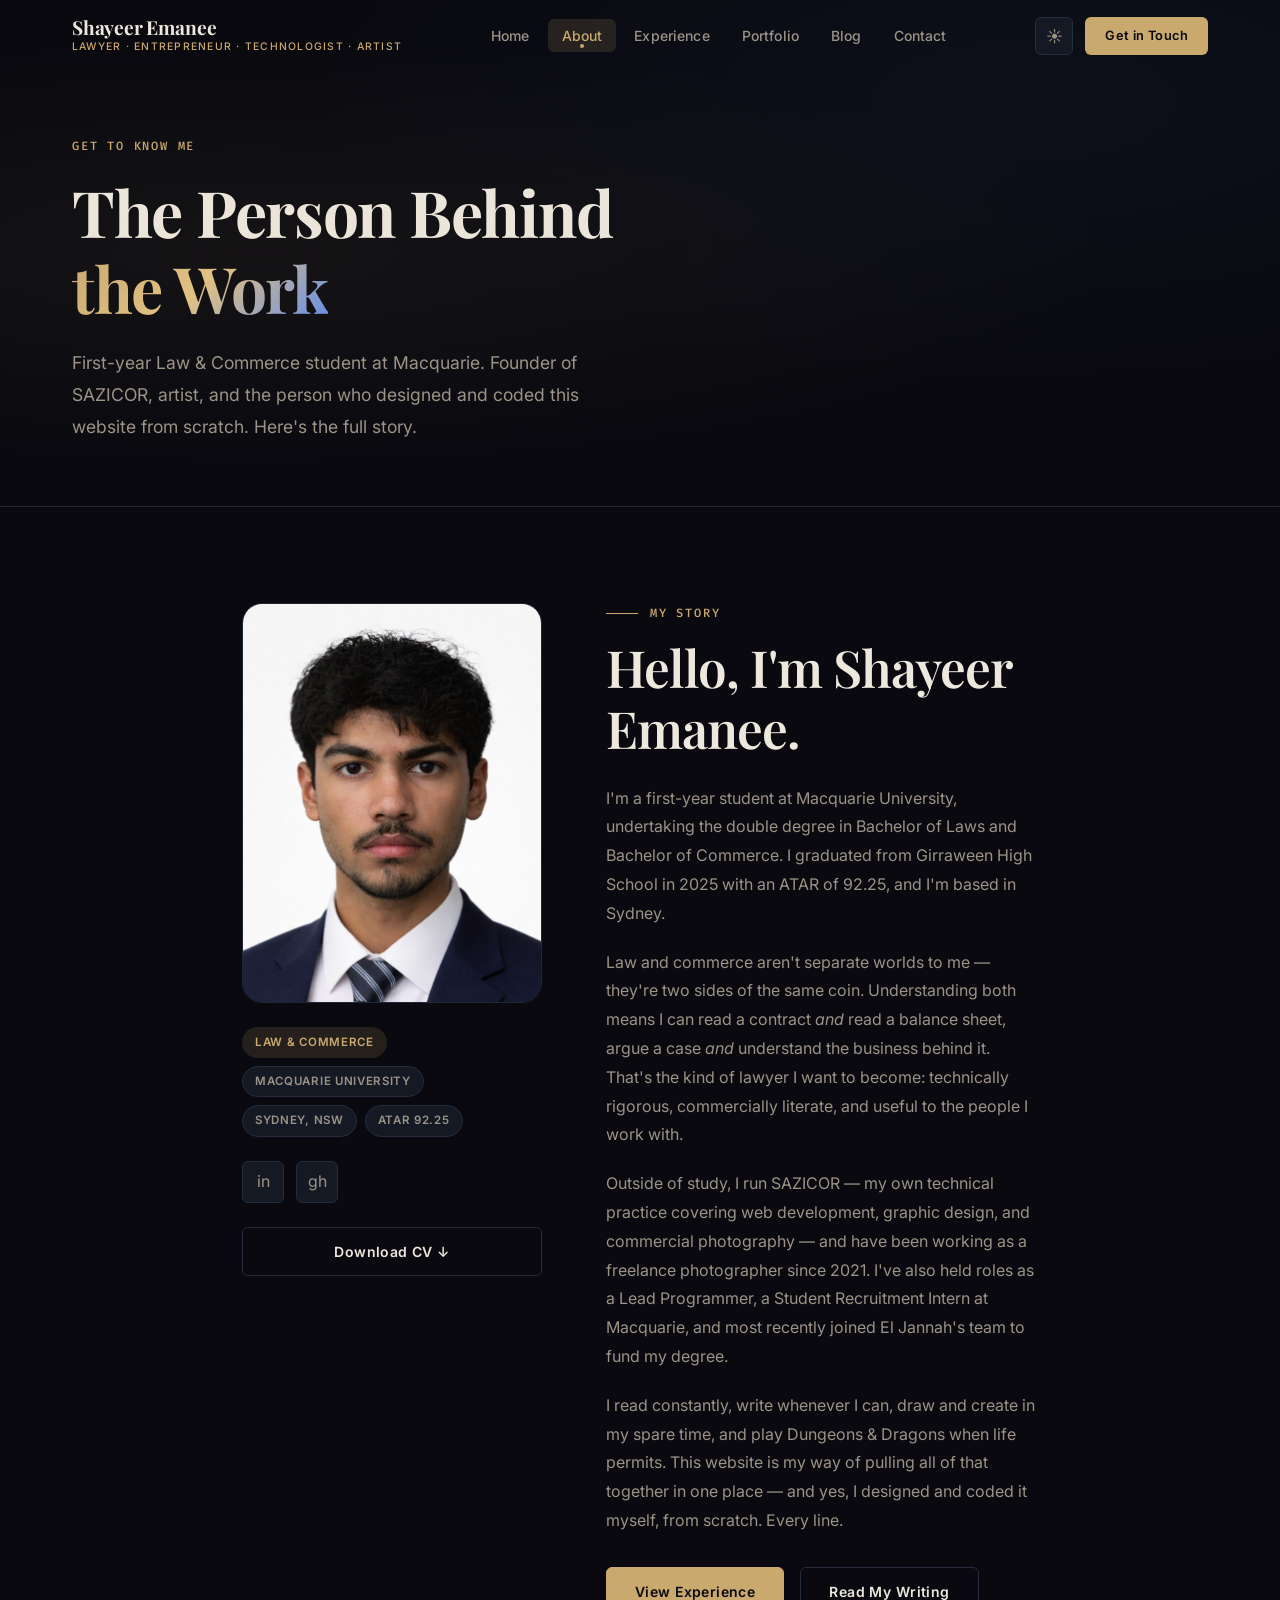
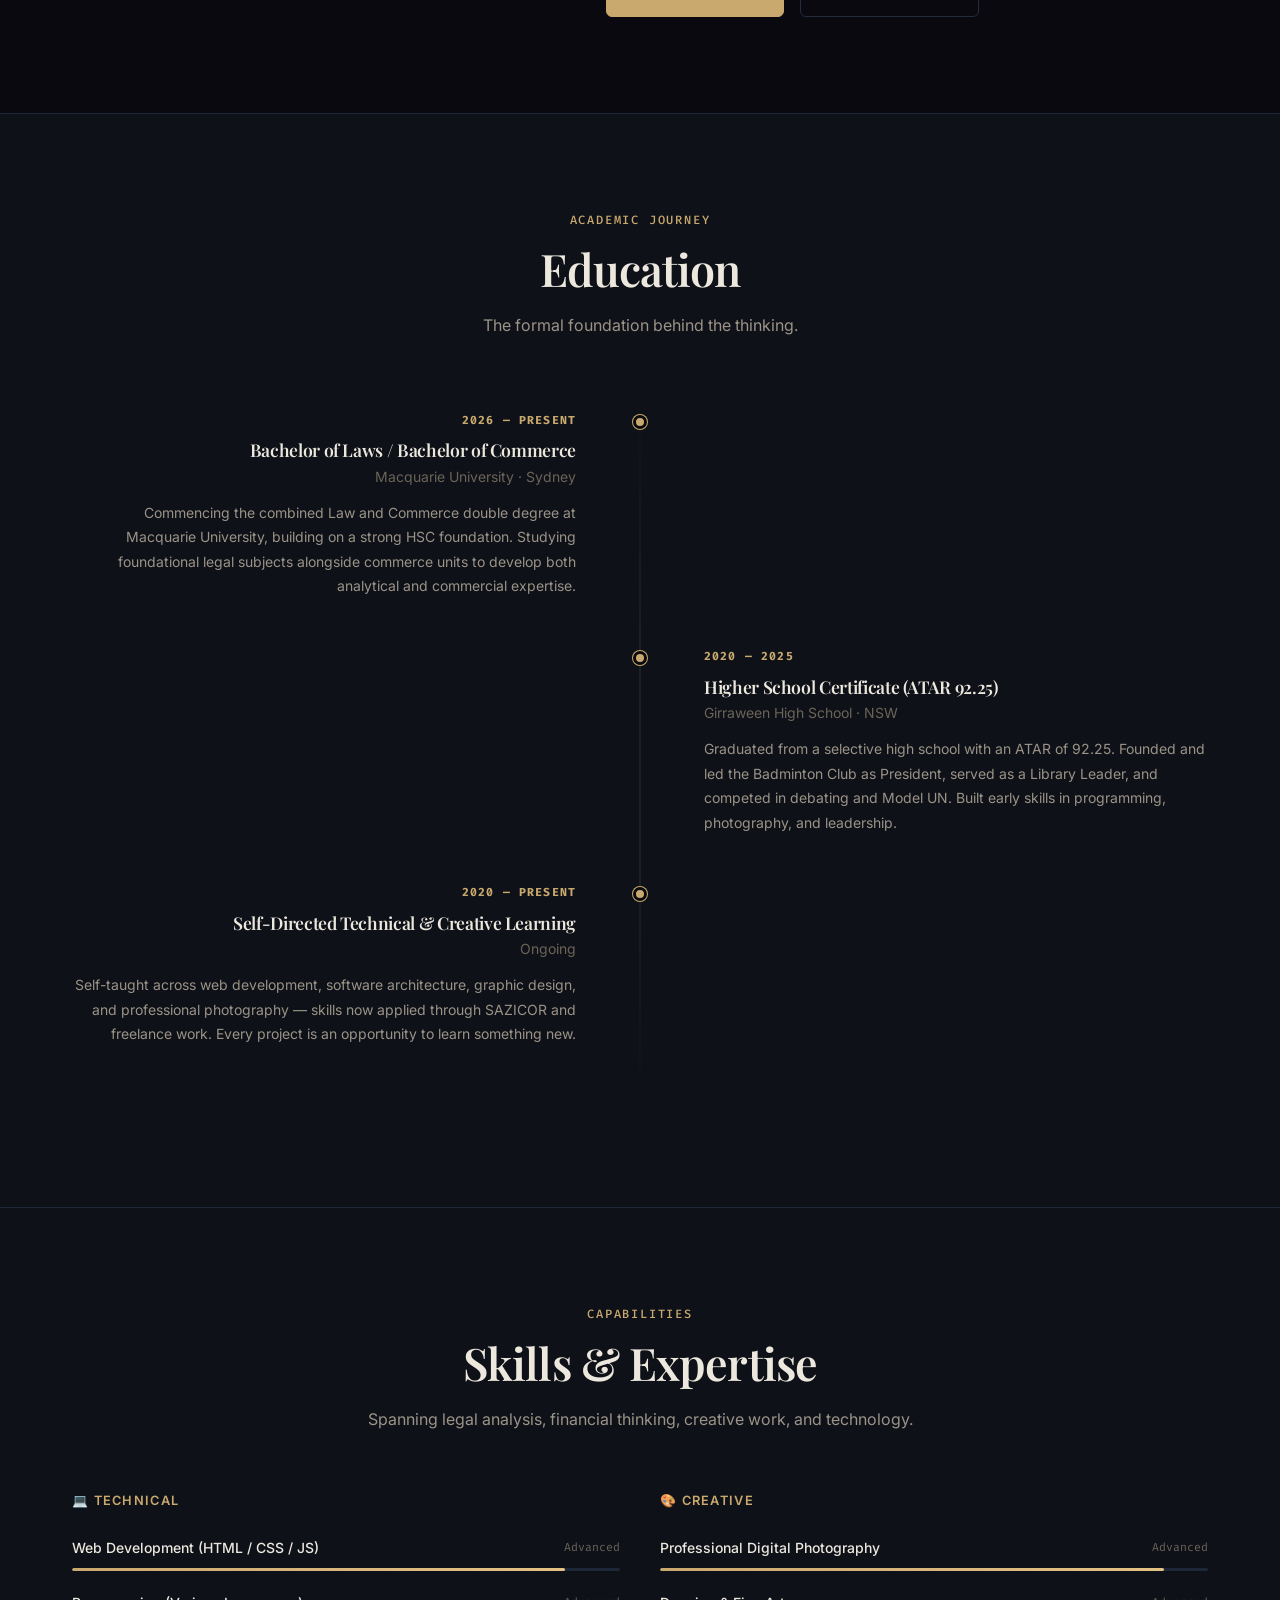
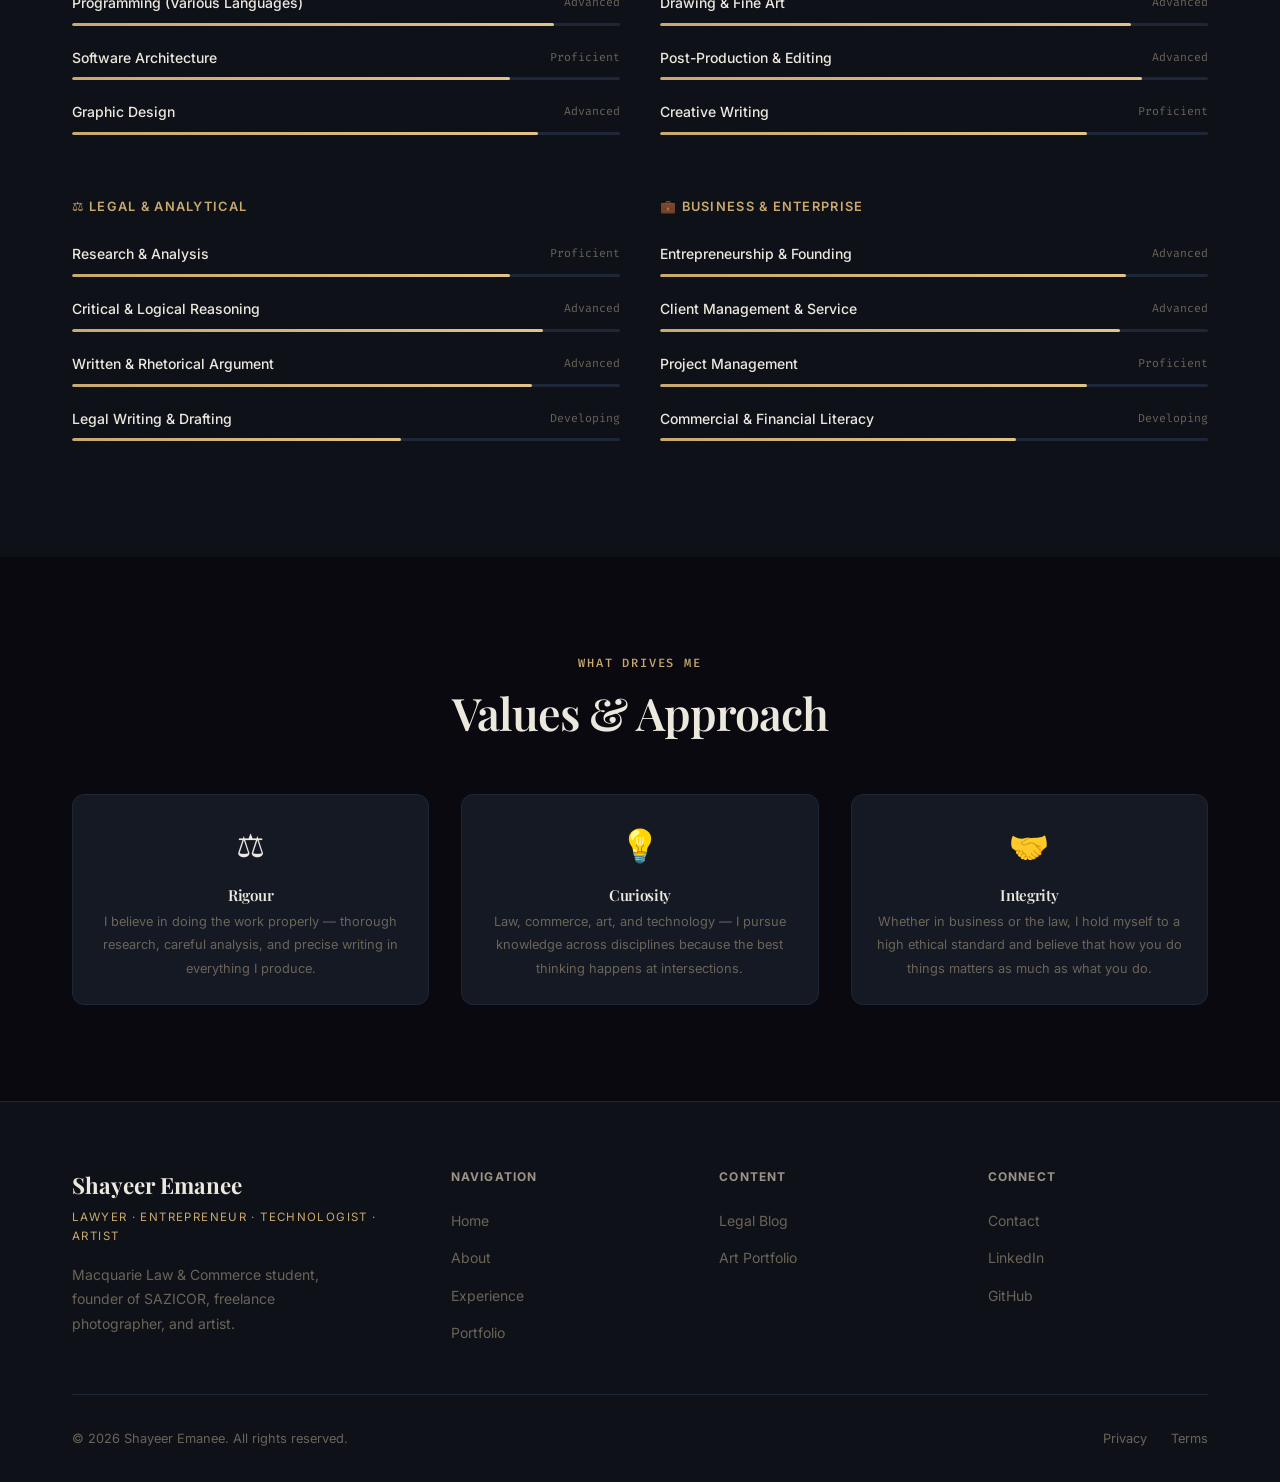
<file: about.html>
<!DOCTYPE html>
<html lang="en" data-theme="dark">
<head>
  <meta charset="UTF-8" />
  <meta name="viewport" content="width=device-width, initial-scale=1.0" />
  <meta name="description" content="About Shayeer Emanee — Law & Commerce student, entrepreneur, artist, and legal blogger." />
  <title>About — Shayeer Emanee</title>
  <link rel="preconnect" href="https://fonts.googleapis.com" />
  <link rel="preconnect" href="https://fonts.gstatic.com" crossorigin />
  <link rel="stylesheet" href="styles/main.css" />
</head>
<body>

  <div class="scroll-progress" id="scroll-progress"></div>

  <nav class="nav" id="nav">
    <div class="nav__inner">
      <a href="index.html" class="nav__logo">
        <span class="nav__logo-name">Shayeer Emanee</span>
        <span class="nav__logo-title">Lawyer · Entrepreneur · Technologist · Artist</span>
      </a>
      <ul class="nav__links">
        <li><a href="index.html" class="nav__link">Home</a></li>
        <li><a href="about.html" class="nav__link">About</a></li>
        <li><a href="experience.html" class="nav__link">Experience</a></li>
        <li><a href="portfolio.html" class="nav__link">Portfolio</a></li>
        <li><a href="blog.html" class="nav__link">Blog</a></li>
        <li><a href="contact.html" class="nav__link">Contact</a></li>
      </ul>
      <div class="nav__actions">
        <button class="nav__theme-btn" id="theme-toggle" aria-label="Toggle theme">☀</button>
        <a href="contact.html" class="nav__cta">Get in Touch</a>
        <button class="nav__hamburger" id="nav-hamburger" aria-label="Toggle menu">
          <span></span><span></span><span></span>
        </button>
      </div>
    </div>
  </nav>

  <div class="nav__mobile" id="nav-mobile">
    <a href="index.html" class="nav__mobile-link">Home</a>
    <a href="about.html" class="nav__mobile-link">About</a>
    <a href="experience.html" class="nav__mobile-link">Experience</a>
    <a href="portfolio.html" class="nav__mobile-link">Portfolio</a>
    <a href="blog.html" class="nav__mobile-link">Blog</a>
    <a href="contact.html" class="nav__mobile-link">Contact</a>
  </div>

  <main>

    <!-- Page Hero -->
    <section class="page-hero">
      <div class="container">
        <p class="page-hero__eyebrow">Get to Know Me</p>
        <h1 class="page-hero__title">The Person Behind<br /><span class="gradient-text">the Work</span></h1>
        <p class="page-hero__subtitle">
          First-year Law &amp; Commerce student at Macquarie. Founder of SAZICOR, artist, and
          the person who designed and coded this website from scratch. Here's the full story.
        </p>
      </div>
    </section>

    <!-- ======================================================
         BIO SECTION
         ====================================================== -->
    <section class="section">
      <div class="container container--narrow">
        <div style="display:grid; grid-template-columns:300px 1fr; gap:4rem; align-items:start;">

          <div class="animate-on-scroll" style="position:sticky; top:calc(var(--nav-height) + 2rem);">
            <div style="aspect-ratio:3/4; background:var(--bg-card); border:1px solid var(--border); border-radius:var(--radius-lg); overflow:hidden; margin-bottom:1.5rem; position:relative;">
              <img src="assets/headshot.jpg" alt="Shayeer Emanee" style="width:100%; height:100%; object-fit:cover; display:block;" onerror="this.parentElement.style.display='flex'; this.parentElement.style.alignItems='center'; this.parentElement.style.justifyContent='center'; this.parentElement.style.fontFamily='var(--font-heading)'; this.parentElement.style.fontSize='4rem'; this.parentElement.style.color='var(--border-light)'; this.parentElement.style.fontStyle='italic'; this.outerHTML='Shayeer';" />
            </div>

            <div style="display:flex; gap:0.5rem; flex-wrap:wrap; margin-bottom:1.5rem;">
              <span class="tag tag--accent">Law &amp; Commerce</span>
              <span class="tag">Macquarie University</span>
              <span class="tag">Sydney, NSW</span>
              <span class="tag">ATAR 92.25</span>
            </div>

            <div class="social-links">
              <a href="https://www.linkedin.com/in/shayeere" class="social-link" aria-label="LinkedIn" target="_blank" rel="noopener">in</a>
              <a href="https://github.com/ShayeerEm" class="social-link" aria-label="GitHub" target="_blank" rel="noopener">gh</a>
            </div>

            <div style="margin-top:1.5rem;">
              <a href="assets/Shayeer-Emanee-CV.pdf" download class="btn btn--secondary" style="width:100%; justify-content:center;">
                Download CV ↓
              </a>
            </div>
          </div>

          <div class="animate-on-scroll">
            <p class="section-eyebrow">My Story</p>
            <h2 style="margin-bottom:1.5rem;">Hello, I'm Shayeer Emanee.</h2>

            <div style="display:flex; flex-direction:column; gap:1.25rem;">
              <p>
                I'm a first-year student at Macquarie University, undertaking the double degree
                in Bachelor of Laws and Bachelor of Commerce. I graduated from Girraween High
                School in 2025 with an ATAR of 92.25, and I'm based in Sydney.
              </p>
              <p>
                Law and commerce aren't separate worlds to me — they're two sides of the same
                coin. Understanding both means I can read a contract <em>and</em> read a balance
                sheet, argue a case <em>and</em> understand the business behind it. That's the
                kind of lawyer I want to become: technically rigorous, commercially literate,
                and useful to the people I work with.
              </p>
              <p>
                Outside of study, I run SAZICOR — my own technical practice covering web
                development, graphic design, and commercial photography — and have been working
                as a freelance photographer since 2021. I've also held roles as a Lead Programmer,
                a Student Recruitment Intern at Macquarie, and most recently joined El Jannah's
                team to fund my degree.
              </p>
              <p>
                I read constantly, write whenever I can, draw and create in my spare time, and
                play Dungeons &amp; Dragons when life permits. This website is my way of pulling
                all of that together in one place — and yes, I designed and coded it myself,
                from scratch. Every line.
              </p>
            </div>

            <div style="display:flex; gap:1rem; flex-wrap:wrap; margin-top:2rem;">
              <a href="experience.html" class="btn btn--primary">View Experience</a>
              <a href="blog.html" class="btn btn--secondary">Read My Writing</a>
            </div>
          </div>

        </div>
      </div>
    </section>

    <!-- ======================================================
         EDUCATION TIMELINE
         ====================================================== -->
    <section class="section" style="background:var(--bg-secondary); border-top:1px solid var(--border); border-bottom:1px solid var(--border);">
      <div class="container">
        <div class="section-header--center animate-on-scroll">
          <p class="section-eyebrow">Academic Journey</p>
          <h2 class="section-title">Education</h2>
          <p class="section-subtitle">The formal foundation behind the thinking.</p>
        </div>

        <div class="timeline">

          <div class="timeline__item animate-on-scroll">
            <div class="timeline__content">
              <p class="timeline__period">2026 — Present</p>
              <h3 class="timeline__title">Bachelor of Laws / Bachelor of Commerce</h3>
              <p class="timeline__subtitle">Macquarie University · Sydney</p>
              <p class="timeline__desc">
                Commencing the combined Law and Commerce double degree at Macquarie University,
                building on a strong HSC foundation. Studying foundational legal subjects alongside
                commerce units to develop both analytical and commercial expertise.
              </p>
            </div>
            <div class="timeline__dot"><div class="timeline__dot-inner"></div></div>
            <div class="timeline__spacer"></div>
          </div>

          <div class="timeline__item animate-on-scroll">
            <div class="timeline__spacer"></div>
            <div class="timeline__dot"><div class="timeline__dot-inner"></div></div>
            <div class="timeline__content">
              <p class="timeline__period">2020 — 2025</p>
              <h3 class="timeline__title">Higher School Certificate (ATAR 92.25)</h3>
              <p class="timeline__subtitle">Girraween High School · NSW</p>
              <p class="timeline__desc">
                Graduated from a selective high school with an ATAR of 92.25. Founded and led the
                Badminton Club as President, served as a Library Leader, and competed in debating
                and Model UN. Built early skills in programming, photography, and leadership.
              </p>
            </div>
          </div>

          <div class="timeline__item animate-on-scroll">
            <div class="timeline__content">
              <p class="timeline__period">2020 — Present</p>
              <h3 class="timeline__title">Self-Directed Technical &amp; Creative Learning</h3>
              <p class="timeline__subtitle">Ongoing</p>
              <p class="timeline__desc">
                Self-taught across web development, software architecture, graphic design, and
                professional photography — skills now applied through SAZICOR and freelance work.
                Every project is an opportunity to learn something new.
              </p>
            </div>
            <div class="timeline__dot"><div class="timeline__dot-inner"></div></div>
            <div class="timeline__spacer"></div>
          </div>

        </div>
      </div>
    </section>

    <!-- ======================================================
         SKILLS
         ====================================================== -->
    <section class="section skills-section">
      <div class="container">
        <div class="section-header--center animate-on-scroll">
          <p class="section-eyebrow">Capabilities</p>
          <h2 class="section-title">Skills &amp; Expertise</h2>
          <p class="section-subtitle">Spanning legal analysis, financial thinking, creative work, and technology.</p>
        </div>

        <div class="skills-grid animate-on-scroll">

          <div>
            <p class="skill-group__title">💻 Technical</p>
            <div class="skill-item">
              <div class="skill-item__header">
                <span class="skill-item__name">Web Development (HTML / CSS / JS)</span>
                <span class="skill-item__level">Advanced</span>
              </div>
              <div class="skill-bar"><div class="skill-bar__fill" data-width="90%"></div></div>
            </div>
            <div class="skill-item">
              <div class="skill-item__header">
                <span class="skill-item__name">Programming (Various Languages)</span>
                <span class="skill-item__level">Advanced</span>
              </div>
              <div class="skill-bar"><div class="skill-bar__fill" data-width="88%"></div></div>
            </div>
            <div class="skill-item">
              <div class="skill-item__header">
                <span class="skill-item__name">Software Architecture</span>
                <span class="skill-item__level">Proficient</span>
              </div>
              <div class="skill-bar"><div class="skill-bar__fill" data-width="80%"></div></div>
            </div>
            <div class="skill-item">
              <div class="skill-item__header">
                <span class="skill-item__name">Graphic Design</span>
                <span class="skill-item__level">Advanced</span>
              </div>
              <div class="skill-bar"><div class="skill-bar__fill" data-width="85%"></div></div>
            </div>
          </div>

          <div>
            <p class="skill-group__title">🎨 Creative</p>
            <div class="skill-item">
              <div class="skill-item__header">
                <span class="skill-item__name">Professional Digital Photography</span>
                <span class="skill-item__level">Advanced</span>
              </div>
              <div class="skill-bar"><div class="skill-bar__fill" data-width="92%"></div></div>
            </div>
            <div class="skill-item">
              <div class="skill-item__header">
                <span class="skill-item__name">Drawing &amp; Fine Art</span>
                <span class="skill-item__level">Advanced</span>
              </div>
              <div class="skill-bar"><div class="skill-bar__fill" data-width="86%"></div></div>
            </div>
            <div class="skill-item">
              <div class="skill-item__header">
                <span class="skill-item__name">Post-Production &amp; Editing</span>
                <span class="skill-item__level">Advanced</span>
              </div>
              <div class="skill-bar"><div class="skill-bar__fill" data-width="88%"></div></div>
            </div>
            <div class="skill-item">
              <div class="skill-item__header">
                <span class="skill-item__name">Creative Writing</span>
                <span class="skill-item__level">Proficient</span>
              </div>
              <div class="skill-bar"><div class="skill-bar__fill" data-width="78%"></div></div>
            </div>
          </div>

          <div>
            <p class="skill-group__title">⚖ Legal &amp; Analytical</p>
            <div class="skill-item">
              <div class="skill-item__header">
                <span class="skill-item__name">Research &amp; Analysis</span>
                <span class="skill-item__level">Proficient</span>
              </div>
              <div class="skill-bar"><div class="skill-bar__fill" data-width="80%"></div></div>
            </div>
            <div class="skill-item">
              <div class="skill-item__header">
                <span class="skill-item__name">Critical &amp; Logical Reasoning</span>
                <span class="skill-item__level">Advanced</span>
              </div>
              <div class="skill-bar"><div class="skill-bar__fill" data-width="86%"></div></div>
            </div>
            <div class="skill-item">
              <div class="skill-item__header">
                <span class="skill-item__name">Written &amp; Rhetorical Argument</span>
                <span class="skill-item__level">Advanced</span>
              </div>
              <div class="skill-bar"><div class="skill-bar__fill" data-width="84%"></div></div>
            </div>
            <div class="skill-item">
              <div class="skill-item__header">
                <span class="skill-item__name">Legal Writing &amp; Drafting</span>
                <span class="skill-item__level">Developing</span>
              </div>
              <div class="skill-bar"><div class="skill-bar__fill" data-width="60%"></div></div>
            </div>
          </div>

          <div>
            <p class="skill-group__title">💼 Business &amp; Enterprise</p>
            <div class="skill-item">
              <div class="skill-item__header">
                <span class="skill-item__name">Entrepreneurship &amp; Founding</span>
                <span class="skill-item__level">Advanced</span>
              </div>
              <div class="skill-bar"><div class="skill-bar__fill" data-width="85%"></div></div>
            </div>
            <div class="skill-item">
              <div class="skill-item__header">
                <span class="skill-item__name">Client Management &amp; Service</span>
                <span class="skill-item__level">Advanced</span>
              </div>
              <div class="skill-bar"><div class="skill-bar__fill" data-width="84%"></div></div>
            </div>
            <div class="skill-item">
              <div class="skill-item__header">
                <span class="skill-item__name">Project Management</span>
                <span class="skill-item__level">Proficient</span>
              </div>
              <div class="skill-bar"><div class="skill-bar__fill" data-width="78%"></div></div>
            </div>
            <div class="skill-item">
              <div class="skill-item__header">
                <span class="skill-item__name">Commercial &amp; Financial Literacy</span>
                <span class="skill-item__level">Developing</span>
              </div>
              <div class="skill-bar"><div class="skill-bar__fill" data-width="65%"></div></div>
            </div>
          </div>

        </div>
      </div>
    </section>

    <!-- ======================================================
         VALUES
         ====================================================== -->
    <section class="section">
      <div class="container">
        <div class="section-header--center animate-on-scroll">
          <p class="section-eyebrow">What Drives Me</p>
          <h2 class="section-title">Values &amp; Approach</h2>
        </div>

        <div class="grid-3">
          <div class="card achievement-card animate-on-scroll">
            <div class="achievement-card__icon">⚖</div>
            <h4 class="achievement-card__title">Rigour</h4>
            <p class="achievement-card__detail">
              I believe in doing the work properly — thorough research, careful analysis, and precise writing in everything I produce.
            </p>
          </div>

          <div class="card achievement-card animate-on-scroll">
            <div class="achievement-card__icon">💡</div>
            <h4 class="achievement-card__title">Curiosity</h4>
            <p class="achievement-card__detail">
              Law, commerce, art, and technology — I pursue knowledge across disciplines because the best thinking happens at intersections.
            </p>
          </div>

          <div class="card achievement-card animate-on-scroll">
            <div class="achievement-card__icon">🤝</div>
            <h4 class="achievement-card__title">Integrity</h4>
            <p class="achievement-card__detail">
              Whether in business or the law, I hold myself to a high ethical standard and believe that how you do things matters as much as what you do.
            </p>
          </div>
        </div>
      </div>
    </section>

  </main>

  <footer class="footer">
    <div class="container">
      <div class="footer__inner">
        <div>
          <div class="footer__brand-name">Shayeer Emanee</div>
          <div class="footer__brand-title">Lawyer · Entrepreneur · Technologist · Artist</div>
          <p class="footer__brand-desc">Macquarie Law &amp; Commerce student, founder of SAZICOR, freelance photographer, and artist.</p>
        </div>
        <div>
          <p class="footer__col-title">Navigation</p>
          <ul class="footer__links">
            <li><a href="index.html" class="footer__link">Home</a></li>
            <li><a href="about.html" class="footer__link">About</a></li>
            <li><a href="experience.html" class="footer__link">Experience</a></li>
            <li><a href="portfolio.html" class="footer__link">Portfolio</a></li>
          </ul>
        </div>
        <div>
          <p class="footer__col-title">Content</p>
          <ul class="footer__links">
            <li><a href="blog.html" class="footer__link">Legal Blog</a></li>
            <li><a href="portfolio.html" class="footer__link">Art Portfolio</a></li>
          </ul>
        </div>
        <div>
          <p class="footer__col-title">Connect</p>
          <ul class="footer__links">
            <li><a href="contact.html" class="footer__link">Contact</a></li>
            <li><a href="https://www.linkedin.com/in/shayeere" class="footer__link" target="_blank" rel="noopener">LinkedIn</a></li>
            <li><a href="https://github.com/ShayeerEm" class="footer__link" target="_blank" rel="noopener">GitHub</a></li>
          </ul>
        </div>
      </div>
      <div class="footer__bottom">
        <p class="footer__copyright">© <span id="footer-year"></span> Shayeer Emanee. All rights reserved.</p>
        <div class="footer__bottom-links">
          <a href="#" class="footer__bottom-link">Privacy</a>
          <a href="#" class="footer__bottom-link">Terms</a>
        </div>
      </div>
    </div>
  </footer>

  <button class="back-to-top" id="back-to-top" aria-label="Back to top">↑</button>

  <script src="js/main.js"></script>
  <script>document.getElementById('footer-year').textContent = new Date().getFullYear();</script>
</body>
</html>
</file>
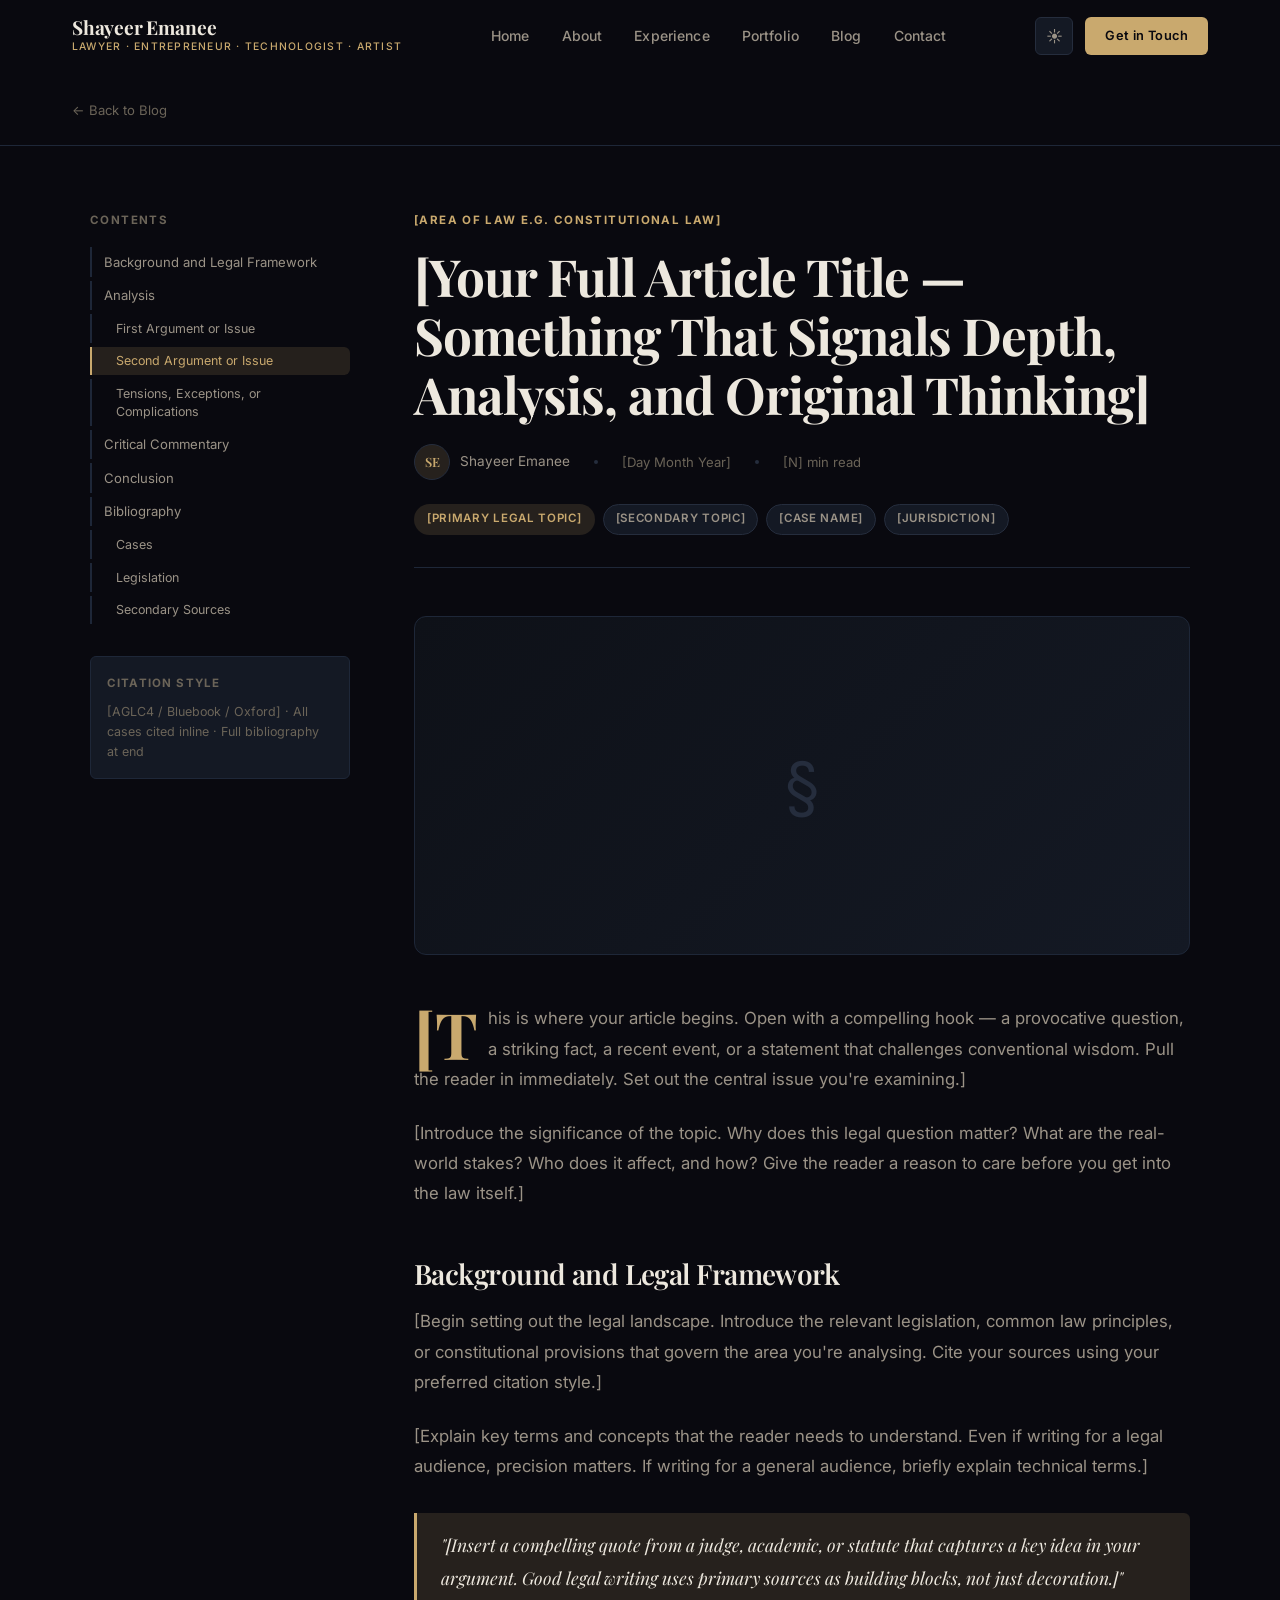
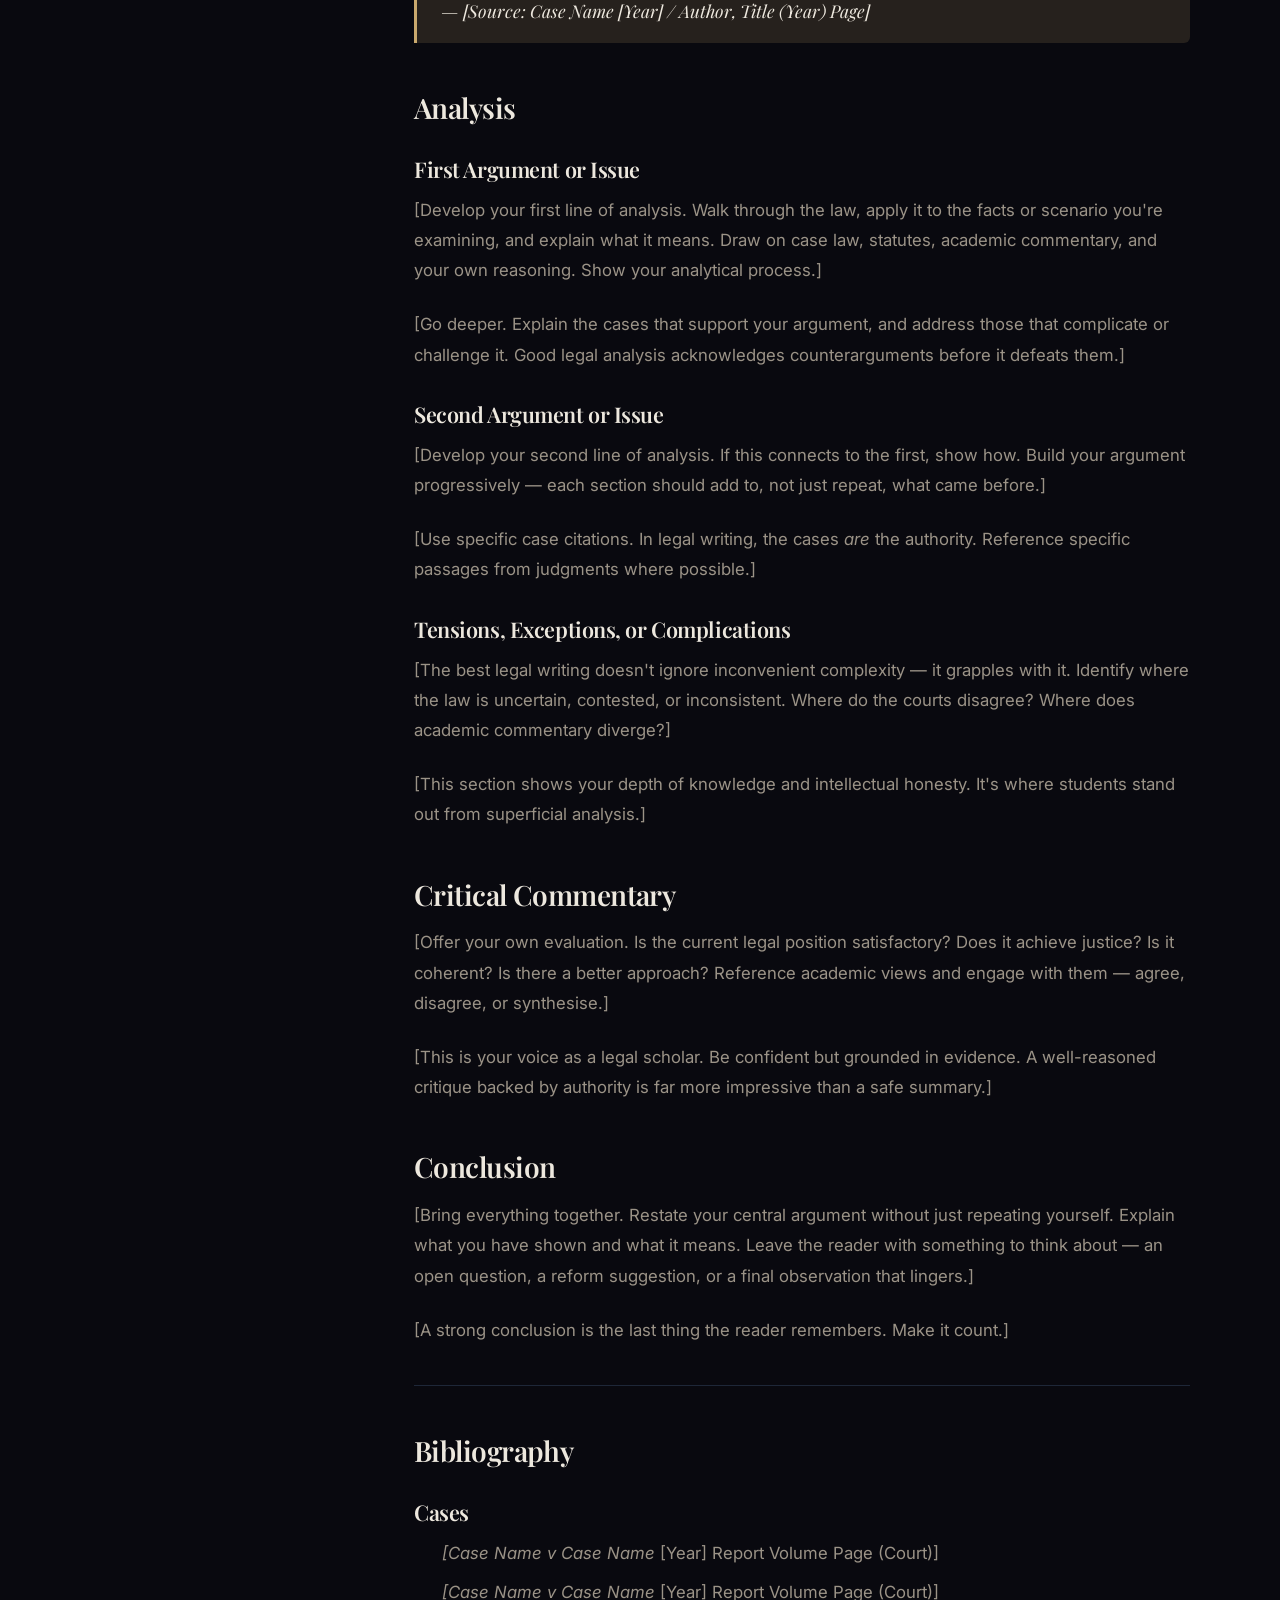
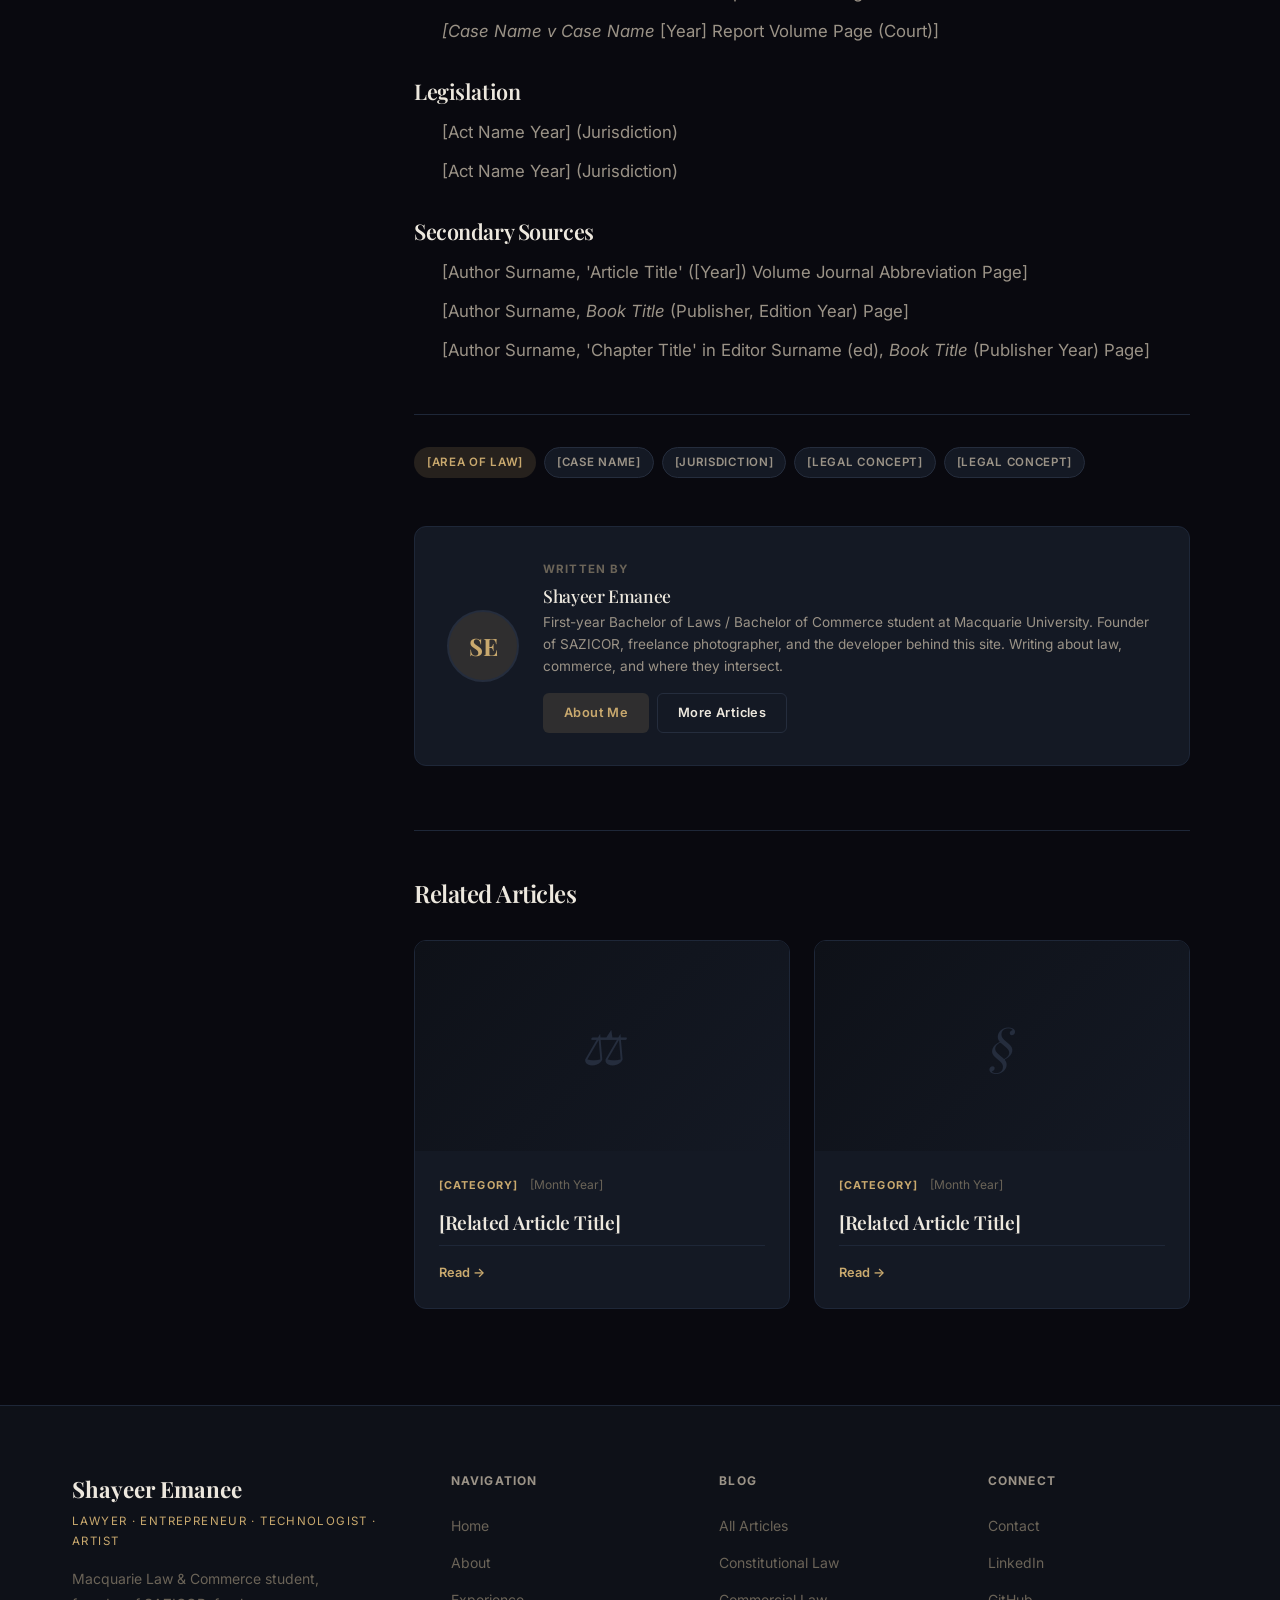
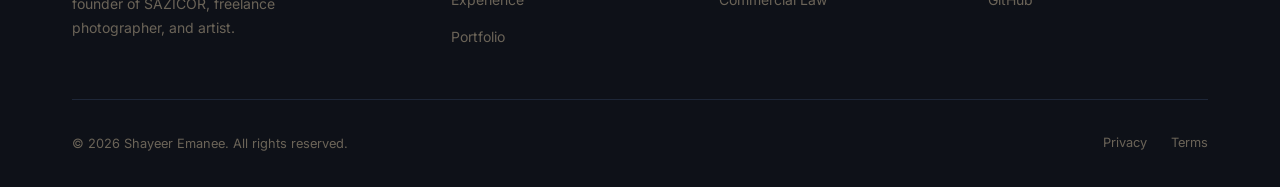
<file: blog-post.html>
<!DOCTYPE html>
<html lang="en" data-theme="dark">
<head>
  <meta charset="UTF-8" />
  <meta name="viewport" content="width=device-width, initial-scale=1.0" />
  <meta name="description" content="[Article description — the main argument or finding of this article, in 1-2 sentences.]" />
  <title>[Article Title] — Shayeer Emanee</title>
  <link rel="preconnect" href="https://fonts.googleapis.com" />
  <link rel="preconnect" href="https://fonts.gstatic.com" crossorigin />
  <link rel="stylesheet" href="styles/main.css" />
</head>
<body>

  <div class="scroll-progress" id="scroll-progress"></div>

  <nav class="nav" id="nav">
    <div class="nav__inner">
      <a href="index.html" class="nav__logo">
        <span class="nav__logo-name">Shayeer Emanee</span>
        <span class="nav__logo-title">Lawyer · Entrepreneur · Technologist · Artist</span>
      </a>
      <ul class="nav__links">
        <li><a href="index.html" class="nav__link">Home</a></li>
        <li><a href="about.html" class="nav__link">About</a></li>
        <li><a href="experience.html" class="nav__link">Experience</a></li>
        <li><a href="portfolio.html" class="nav__link">Portfolio</a></li>
        <li><a href="blog.html" class="nav__link">Blog</a></li>
        <li><a href="contact.html" class="nav__link">Contact</a></li>
      </ul>
      <div class="nav__actions">
        <button class="nav__theme-btn" id="theme-toggle" aria-label="Toggle theme">☀</button>
        <a href="contact.html" class="nav__cta">Get in Touch</a>
        <button class="nav__hamburger" id="nav-hamburger" aria-label="Toggle menu">
          <span></span><span></span><span></span>
        </button>
      </div>
    </div>
  </nav>

  <div class="nav__mobile" id="nav-mobile">
    <a href="index.html" class="nav__mobile-link">Home</a>
    <a href="about.html" class="nav__mobile-link">About</a>
    <a href="experience.html" class="nav__mobile-link">Experience</a>
    <a href="portfolio.html" class="nav__mobile-link">Portfolio</a>
    <a href="blog.html" class="nav__mobile-link">Blog</a>
    <a href="contact.html" class="nav__mobile-link">Contact</a>
  </div>

  <main>

    <!-- Back Link -->
    <div style="padding: calc(var(--nav-height) + 1.5rem) 0 0; border-bottom: 1px solid var(--border);">
      <div class="container">
        <a href="blog.html" style="display:inline-flex; align-items:center; gap:0.5rem; font-size:0.82rem; color:var(--text-muted); transition:color var(--transition); padding-bottom:1.5rem;">
          ← Back to Blog
        </a>
      </div>
    </div>

    <!-- Article -->
    <article style="padding: 4rem 0 6rem;">
      <div class="container">
        <div class="post-layout">

          <!-- Table of Contents (desktop only) -->
          <aside class="post-toc">
            <p class="post-toc__title">Contents</p>
            <div class="post-toc__list" id="toc-list">
              <!-- Auto-populated by JS -->
            </div>

            <!-- Citation style note -->
            <div style="margin-top:2rem; padding:1rem; background:var(--bg-card); border:1px solid var(--border); border-radius:var(--radius-sm);">
              <p style="font-size:0.72rem; font-weight:700; color:var(--text-muted); letter-spacing:0.1em; text-transform:uppercase; margin-bottom:0.5rem;">Citation Style</p>
              <p style="font-size:0.78rem; color:var(--text-muted); line-height:1.6;">[AGLC4 / Bluebook / Oxford] · All cases cited inline · Full bibliography at end</p>
            </div>
          </aside>

          <!-- Article Content -->
          <div>

            <!-- Post Header -->
            <header class="post-header">
              <p class="post-header__category">[Area of Law e.g. Constitutional Law]</p>
              <h1 class="post-header__title">
                [Your Full Article Title — Something That Signals Depth, Analysis, and Original Thinking]
              </h1>

              <div class="post-header__meta">
                <div class="post-header__author">
                  <div class="post-header__author-avatar">SE</div>
                  <span>Shayeer Emanee</span>
                </div>
                <div class="post-header__separator"></div>
                <span class="post-header__date">[Day Month Year]</span>
                <div class="post-header__separator"></div>
                <span class="post-header__read-time">[N] min read</span>
              </div>

              <!-- Tags -->
              <div style="display:flex; flex-wrap:wrap; gap:0.5rem; margin-top:1.5rem;">
                <span class="tag tag--accent">[Primary Legal Topic]</span>
                <span class="tag">[Secondary Topic]</span>
                <span class="tag">[Case Name]</span>
                <span class="tag">[Jurisdiction]</span>
              </div>
            </header>

            <!-- Hero Image / Pull Image placeholder -->
            <div style="aspect-ratio:16/7; background: linear-gradient(135deg, var(--bg-secondary), var(--bg-card)); border:1px solid var(--border); border-radius:var(--radius-md); display:flex; align-items:center; justify-content:center; font-size:4rem; color:var(--border-light); margin-bottom:3rem;">§</div>

            <!-- Post Body -->
            <div class="post-content">

              <p>
                [This is where your article begins. Open with a compelling hook — a provocative question,
                a striking fact, a recent event, or a statement that challenges conventional wisdom.
                Pull the reader in immediately. Set out the central issue you're examining.]
              </p>

              <p>
                [Introduce the significance of the topic. Why does this legal question matter?
                What are the real-world stakes? Who does it affect, and how?
                Give the reader a reason to care before you get into the law itself.]
              </p>

              <h2>Background and Legal Framework</h2>

              <p>
                [Begin setting out the legal landscape. Introduce the relevant legislation, common law principles,
                or constitutional provisions that govern the area you're analysing.
                Cite your sources using your preferred citation style.]
              </p>

              <p>
                [Explain key terms and concepts that the reader needs to understand.
                Even if writing for a legal audience, precision matters.
                If writing for a general audience, briefly explain technical terms.]
              </p>

              <blockquote>
                "[Insert a compelling quote from a judge, academic, or statute that captures a key idea in your argument.
                Good legal writing uses primary sources as building blocks, not just decoration.]"
                <br />— [Source: Case Name [Year] / Author, Title (Year) Page]
              </blockquote>

              <h2>Analysis</h2>

              <h3>First Argument or Issue</h3>

              <p>
                [Develop your first line of analysis. Walk through the law, apply it to the facts or
                scenario you're examining, and explain what it means. Draw on case law, statutes,
                academic commentary, and your own reasoning. Show your analytical process.]
              </p>

              <p>
                [Go deeper. Explain the cases that support your argument, and address those that
                complicate or challenge it. Good legal analysis acknowledges counterarguments before
                it defeats them.]
              </p>

              <h3>Second Argument or Issue</h3>

              <p>
                [Develop your second line of analysis. If this connects to the first, show how.
                Build your argument progressively — each section should add to, not just repeat, what came before.]
              </p>

              <p>
                [Use specific case citations. In legal writing, the cases <em>are</em> the authority.
                Reference specific passages from judgments where possible.]
              </p>

              <h3>Tensions, Exceptions, or Complications</h3>

              <p>
                [The best legal writing doesn't ignore inconvenient complexity — it grapples with it.
                Identify where the law is uncertain, contested, or inconsistent.
                Where do the courts disagree? Where does academic commentary diverge?]
              </p>

              <p>
                [This section shows your depth of knowledge and intellectual honesty.
                It's where students stand out from superficial analysis.]
              </p>

              <h2>Critical Commentary</h2>

              <p>
                [Offer your own evaluation. Is the current legal position satisfactory?
                Does it achieve justice? Is it coherent? Is there a better approach?
                Reference academic views and engage with them — agree, disagree, or synthesise.]
              </p>

              <p>
                [This is your voice as a legal scholar. Be confident but grounded in evidence.
                A well-reasoned critique backed by authority is far more impressive than a safe summary.]
              </p>

              <h2>Conclusion</h2>

              <p>
                [Bring everything together. Restate your central argument without just repeating yourself.
                Explain what you have shown and what it means. Leave the reader with something to think about —
                an open question, a reform suggestion, or a final observation that lingers.]
              </p>

              <p>
                [A strong conclusion is the last thing the reader remembers. Make it count.]
              </p>

              <hr />

              <h2>Bibliography</h2>

              <h3>Cases</h3>

              <ul>
                <li><em>[Case Name v Case Name</em> [Year] Report Volume Page (Court)]</li>
                <li><em>[Case Name v Case Name</em> [Year] Report Volume Page (Court)]</li>
                <li><em>[Case Name v Case Name</em> [Year] Report Volume Page (Court)]</li>
              </ul>

              <h3>Legislation</h3>

              <ul>
                <li>[Act Name Year] (Jurisdiction)</li>
                <li>[Act Name Year] (Jurisdiction)</li>
              </ul>

              <h3>Secondary Sources</h3>

              <ul>
                <li>[Author Surname, 'Article Title' ([Year]) Volume Journal Abbreviation Page]</li>
                <li>[Author Surname, <em>Book Title</em> (Publisher, Edition Year) Page]</li>
                <li>[Author Surname, 'Chapter Title' in Editor Surname (ed), <em>Book Title</em> (Publisher Year) Page]</li>
              </ul>

            </div>
            <!-- end post-content -->

            <!-- Tags -->
            <div class="post-tags">
              <span class="tag tag--accent">[Area of Law]</span>
              <span class="tag">[Case Name]</span>
              <span class="tag">[Jurisdiction]</span>
              <span class="tag">[Legal Concept]</span>
              <span class="tag">[Legal Concept]</span>
            </div>

            <!-- Author Card -->
            <div class="card" style="margin-top:3rem; padding:2rem; display:grid; grid-template-columns:auto 1fr; gap:1.5rem; align-items:center;">
              <div style="width:72px; height:72px; border-radius:50%; background:var(--accent-dim); border:2px solid var(--border-light); display:flex; align-items:center; justify-content:center; font-family:var(--font-heading); font-size:1.5rem; color:var(--accent); font-weight:700;">SE</div>
              <div>
                <p style="font-size:0.72rem; font-weight:700; color:var(--text-muted); letter-spacing:0.1em; text-transform:uppercase; margin-bottom:0.3rem;">Written by</p>
                <h4 style="font-size:1.1rem; margin-bottom:0.4rem;">Shayeer Emanee</h4>
                <p style="font-size:0.85rem; color:var(--text-secondary); line-height:1.6; margin-bottom:1rem;">
                  First-year Bachelor of Laws / Bachelor of Commerce student at Macquarie
                  University. Founder of SAZICOR, freelance photographer, and the developer
                  behind this site. Writing about law, commerce, and where they intersect.
                </p>
                <div style="display:flex; gap:0.5rem;">
                  <a href="about.html" class="btn btn--ghost btn--sm">About Me</a>
                  <a href="blog.html" class="btn btn--secondary btn--sm">More Articles</a>
                </div>
              </div>
            </div>

            <!-- Related Posts -->
            <div class="post-related">
              <h3 class="post-related__title">Related Articles</h3>
              <div class="post-related__grid">

                <article class="blog-card card">
                  <div class="blog-card__img">
                    <div class="blog-card__img-placeholder">⚖</div>
                  </div>
                  <div class="blog-card__body">
                    <div class="blog-card__meta">
                      <span class="blog-card__category">[Category]</span>
                      <span class="blog-card__date">[Month Year]</span>
                    </div>
                    <h3 class="blog-card__title">[Related Article Title]</h3>
                    <div class="blog-card__footer">
                      <a href="blog-post.html" class="blog-card__read-link">Read →</a>
                    </div>
                  </div>
                </article>

                <article class="blog-card card">
                  <div class="blog-card__img">
                    <div class="blog-card__img-placeholder">§</div>
                  </div>
                  <div class="blog-card__body">
                    <div class="blog-card__meta">
                      <span class="blog-card__category">[Category]</span>
                      <span class="blog-card__date">[Month Year]</span>
                    </div>
                    <h3 class="blog-card__title">[Related Article Title]</h3>
                    <div class="blog-card__footer">
                      <a href="blog-post.html" class="blog-card__read-link">Read →</a>
                    </div>
                  </div>
                </article>

              </div>
            </div>

          </div>
          <!-- end article content column -->

        </div>
      </div>
    </article>

  </main>

  <footer class="footer">
    <div class="container">
      <div class="footer__inner">
        <div>
          <div class="footer__brand-name">Shayeer Emanee</div>
          <div class="footer__brand-title">Lawyer · Entrepreneur · Technologist · Artist</div>
          <p class="footer__brand-desc">Macquarie Law &amp; Commerce student, founder of SAZICOR, freelance photographer, and artist.</p>
        </div>
        <div>
          <p class="footer__col-title">Navigation</p>
          <ul class="footer__links">
            <li><a href="index.html" class="footer__link">Home</a></li>
            <li><a href="about.html" class="footer__link">About</a></li>
            <li><a href="experience.html" class="footer__link">Experience</a></li>
            <li><a href="portfolio.html" class="footer__link">Portfolio</a></li>
          </ul>
        </div>
        <div>
          <p class="footer__col-title">Blog</p>
          <ul class="footer__links">
            <li><a href="blog.html" class="footer__link">All Articles</a></li>
            <li><a href="blog.html" class="footer__link">Constitutional Law</a></li>
            <li><a href="blog.html" class="footer__link">Commercial Law</a></li>
          </ul>
        </div>
        <div>
          <p class="footer__col-title">Connect</p>
          <ul class="footer__links">
            <li><a href="contact.html" class="footer__link">Contact</a></li>
            <li><a href="https://www.linkedin.com/in/shayeere" class="footer__link" target="_blank" rel="noopener">LinkedIn</a></li>
            <li><a href="https://github.com/ShayeerEm" class="footer__link" target="_blank" rel="noopener">GitHub</a></li>
          </ul>
        </div>
      </div>
      <div class="footer__bottom">
        <p class="footer__copyright">© <span id="footer-year"></span> Shayeer Emanee. All rights reserved.</p>
        <div class="footer__bottom-links">
          <a href="#" class="footer__bottom-link">Privacy</a>
          <a href="#" class="footer__bottom-link">Terms</a>
        </div>
      </div>
    </div>
  </footer>

  <button class="back-to-top" id="back-to-top" aria-label="Back to top">↑</button>

  <script src="js/main.js"></script>
  <script>document.getElementById('footer-year').textContent = new Date().getFullYear();</script>
</body>
</html>
</file>
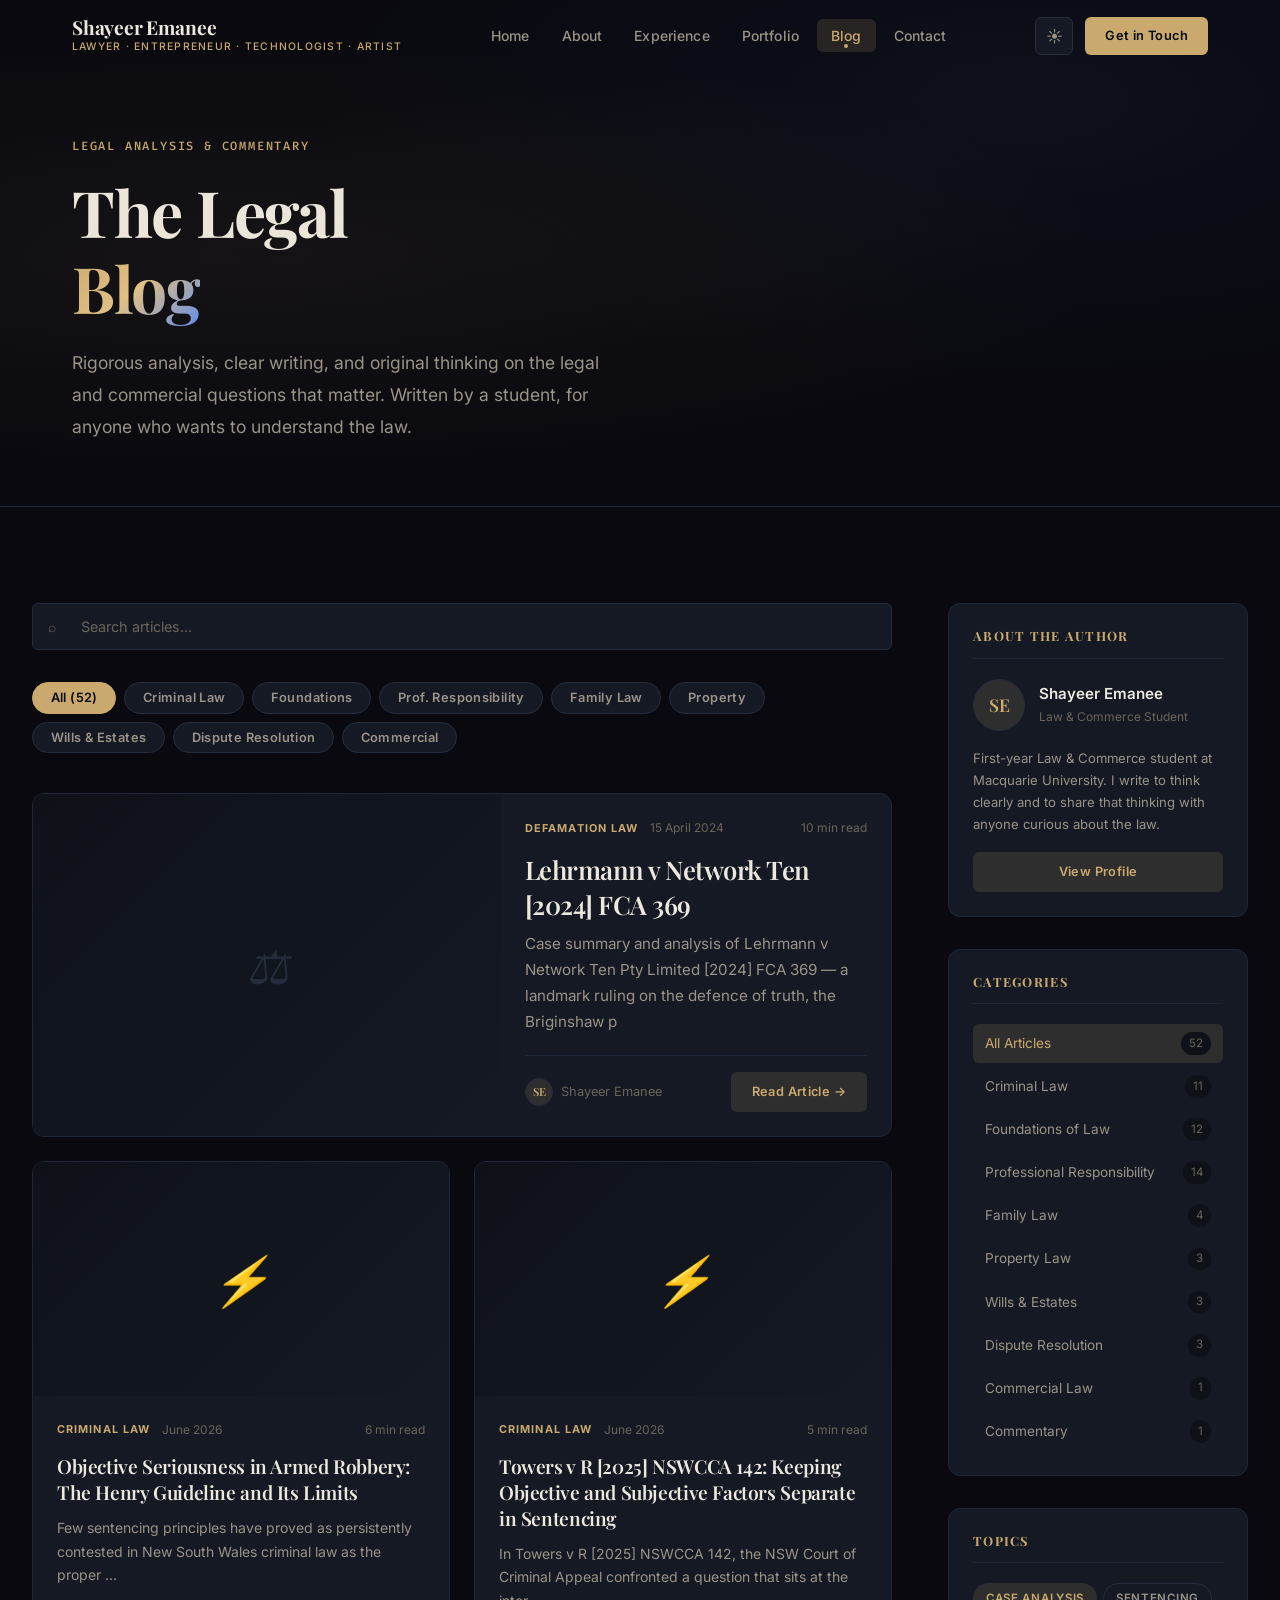
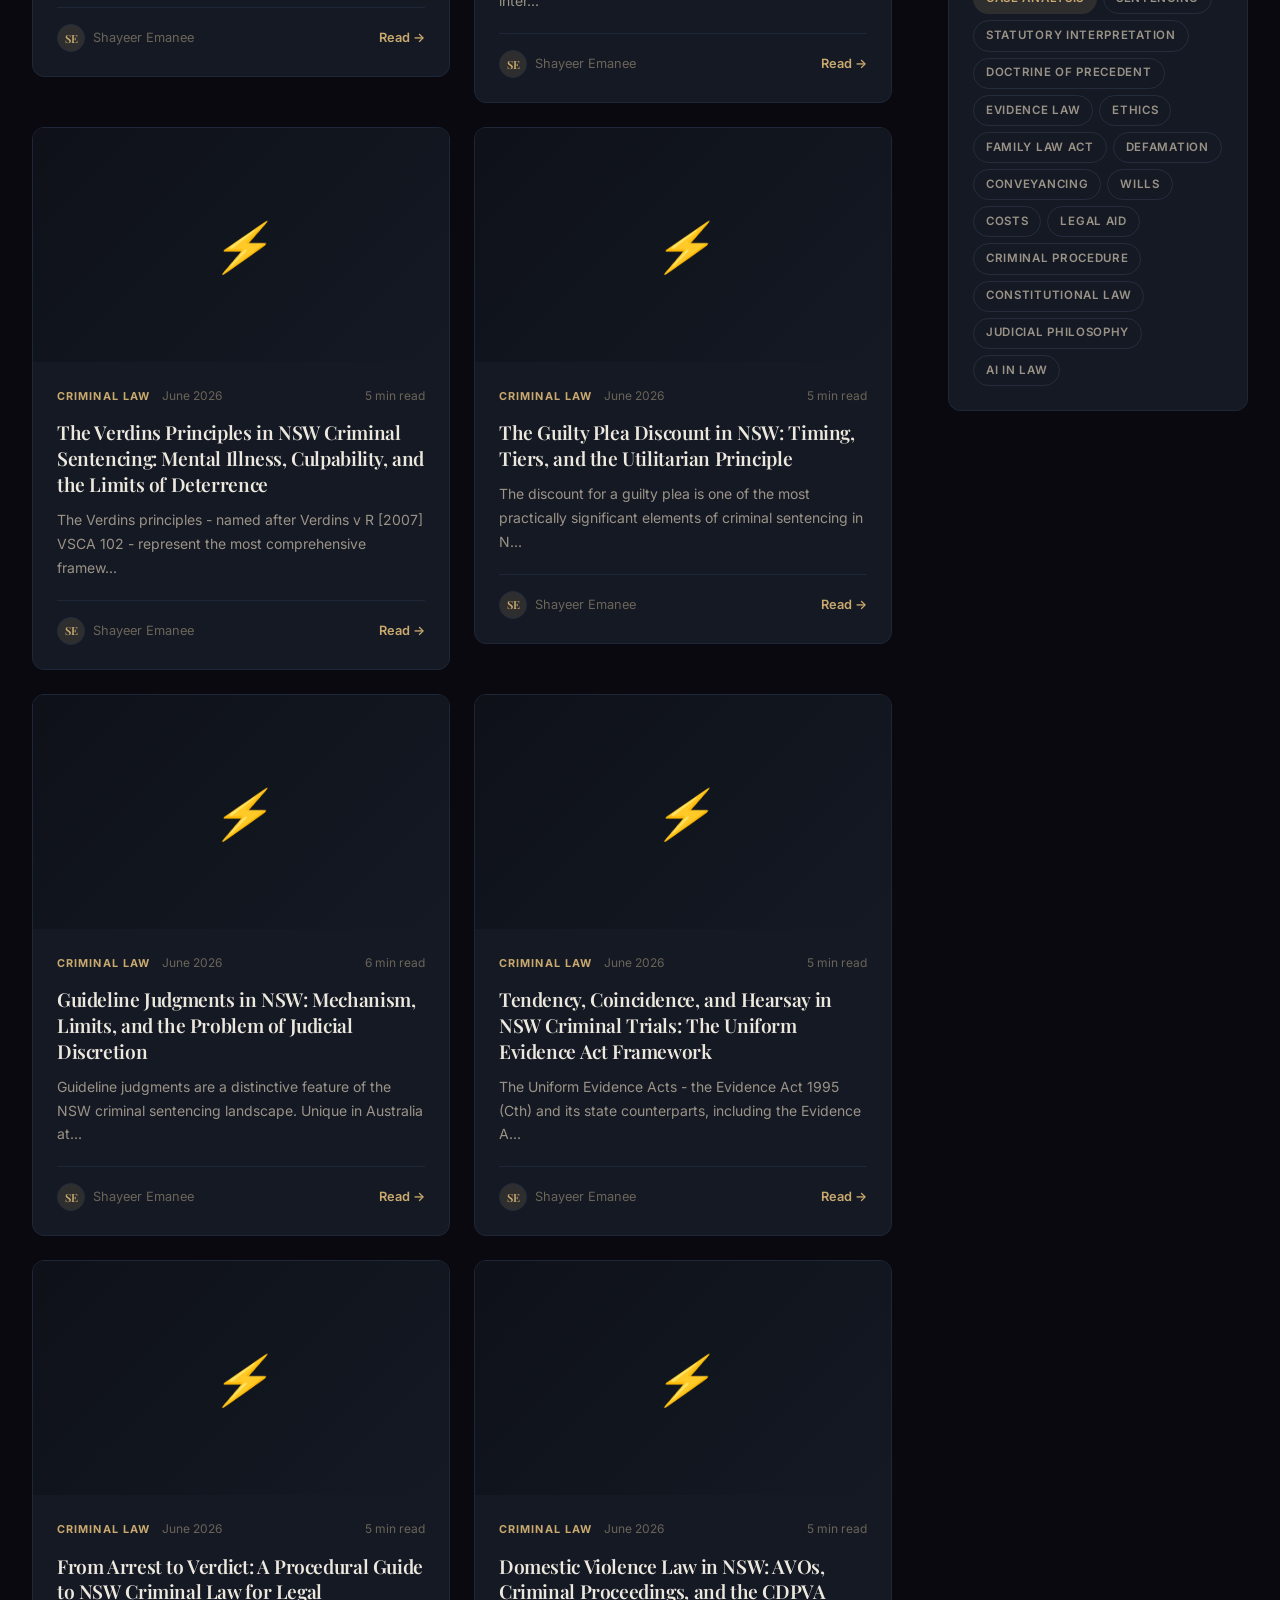
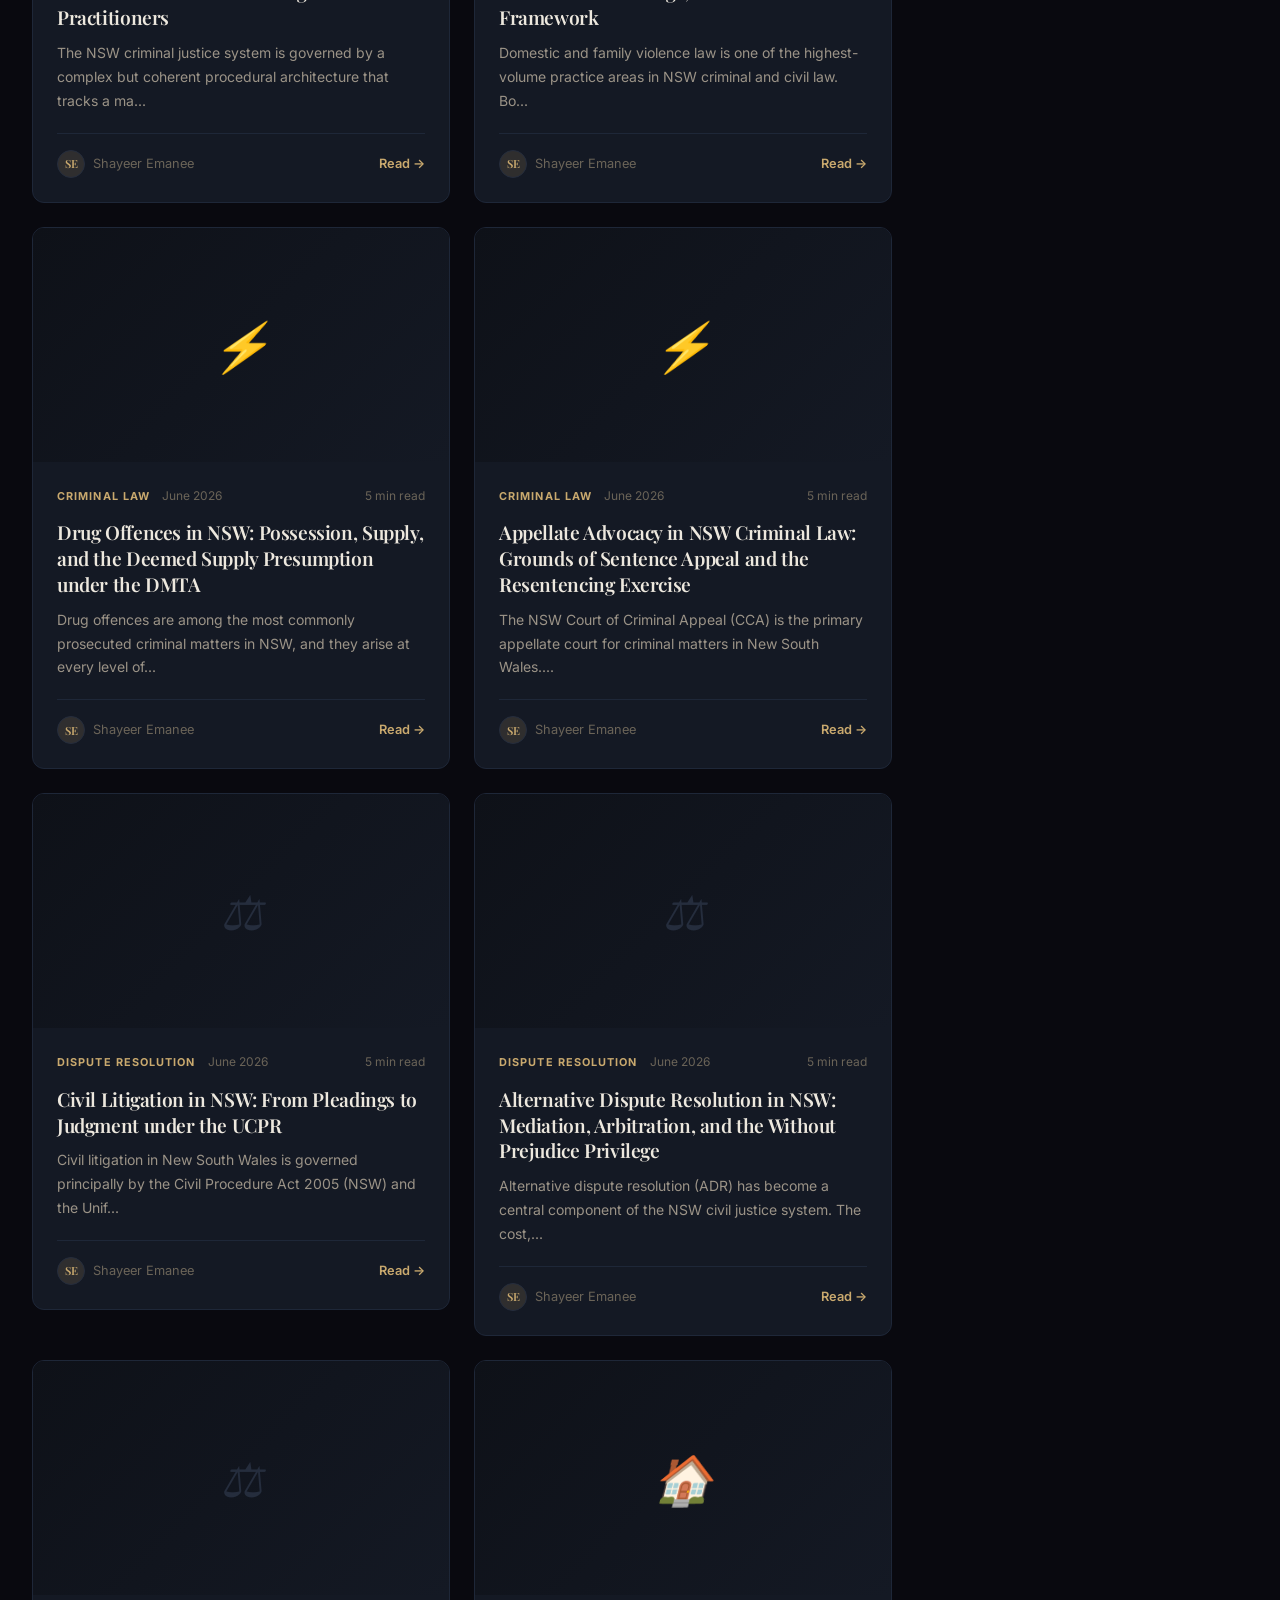
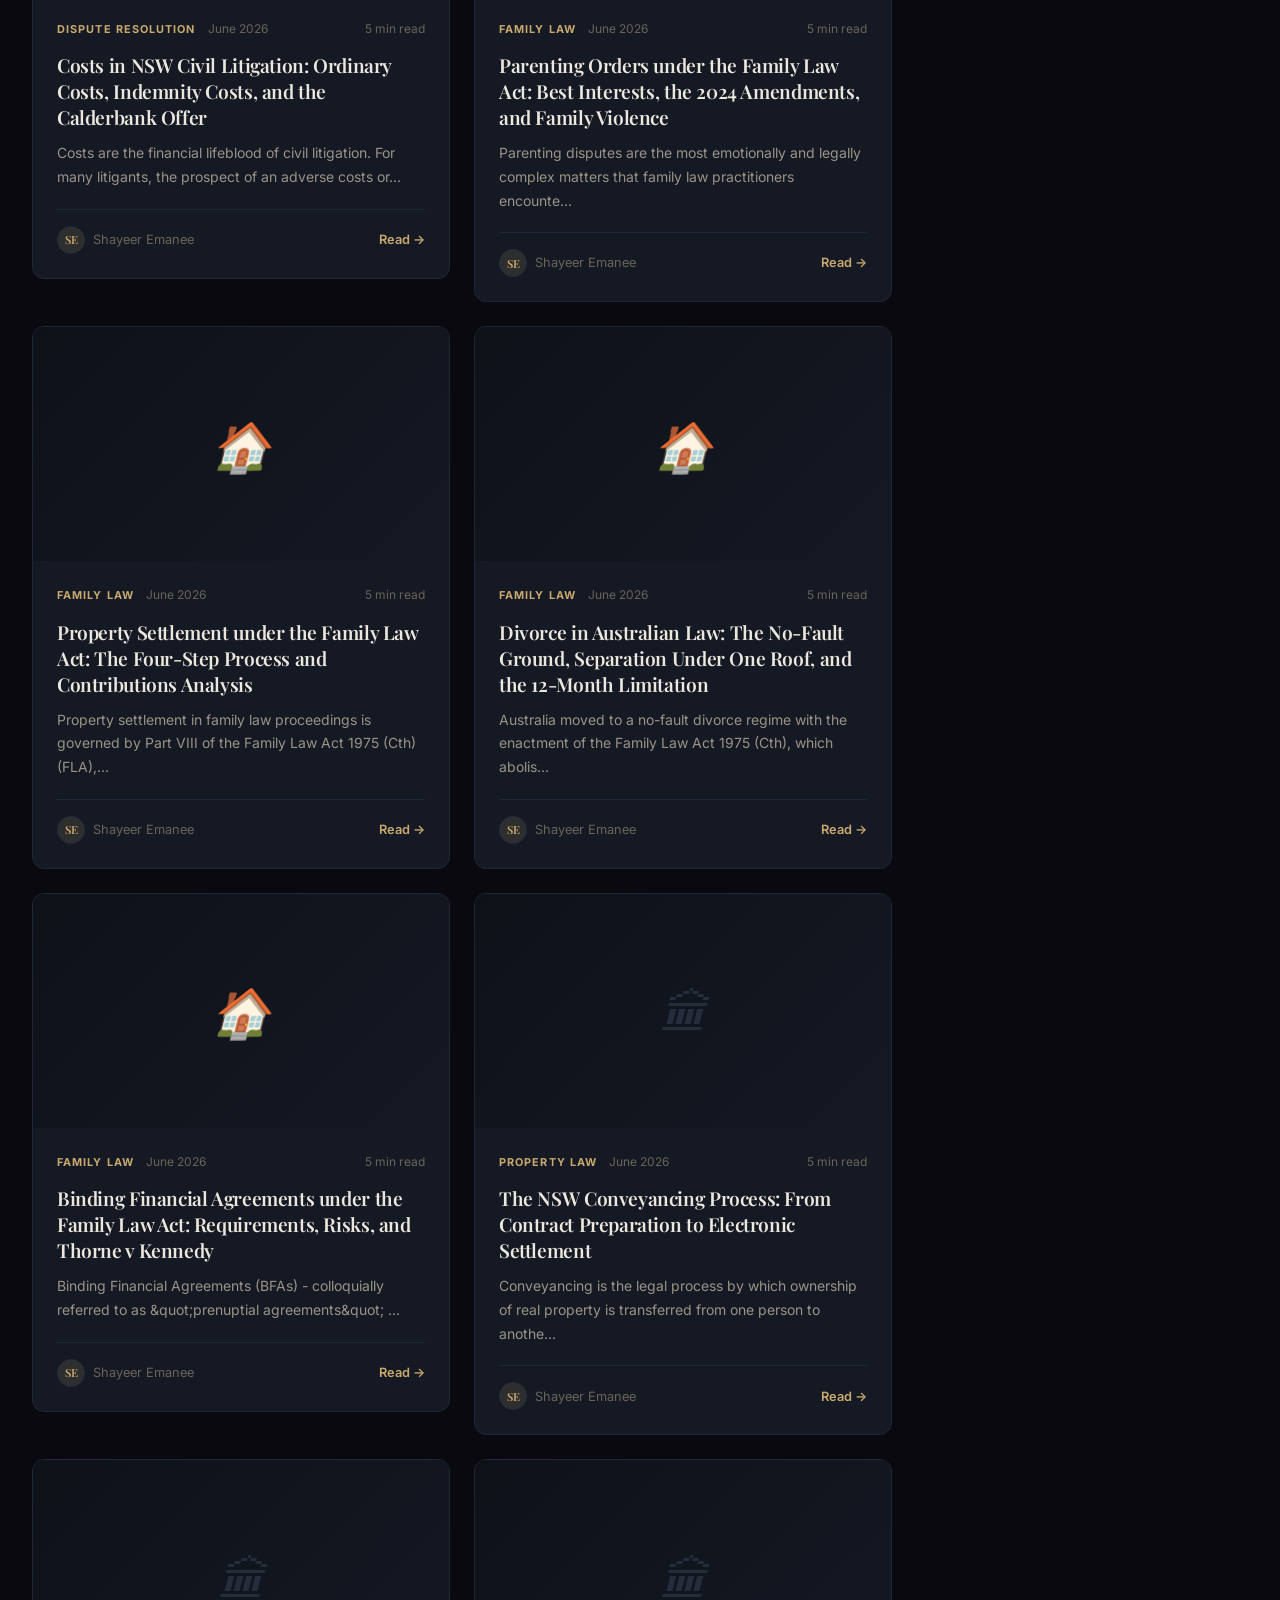
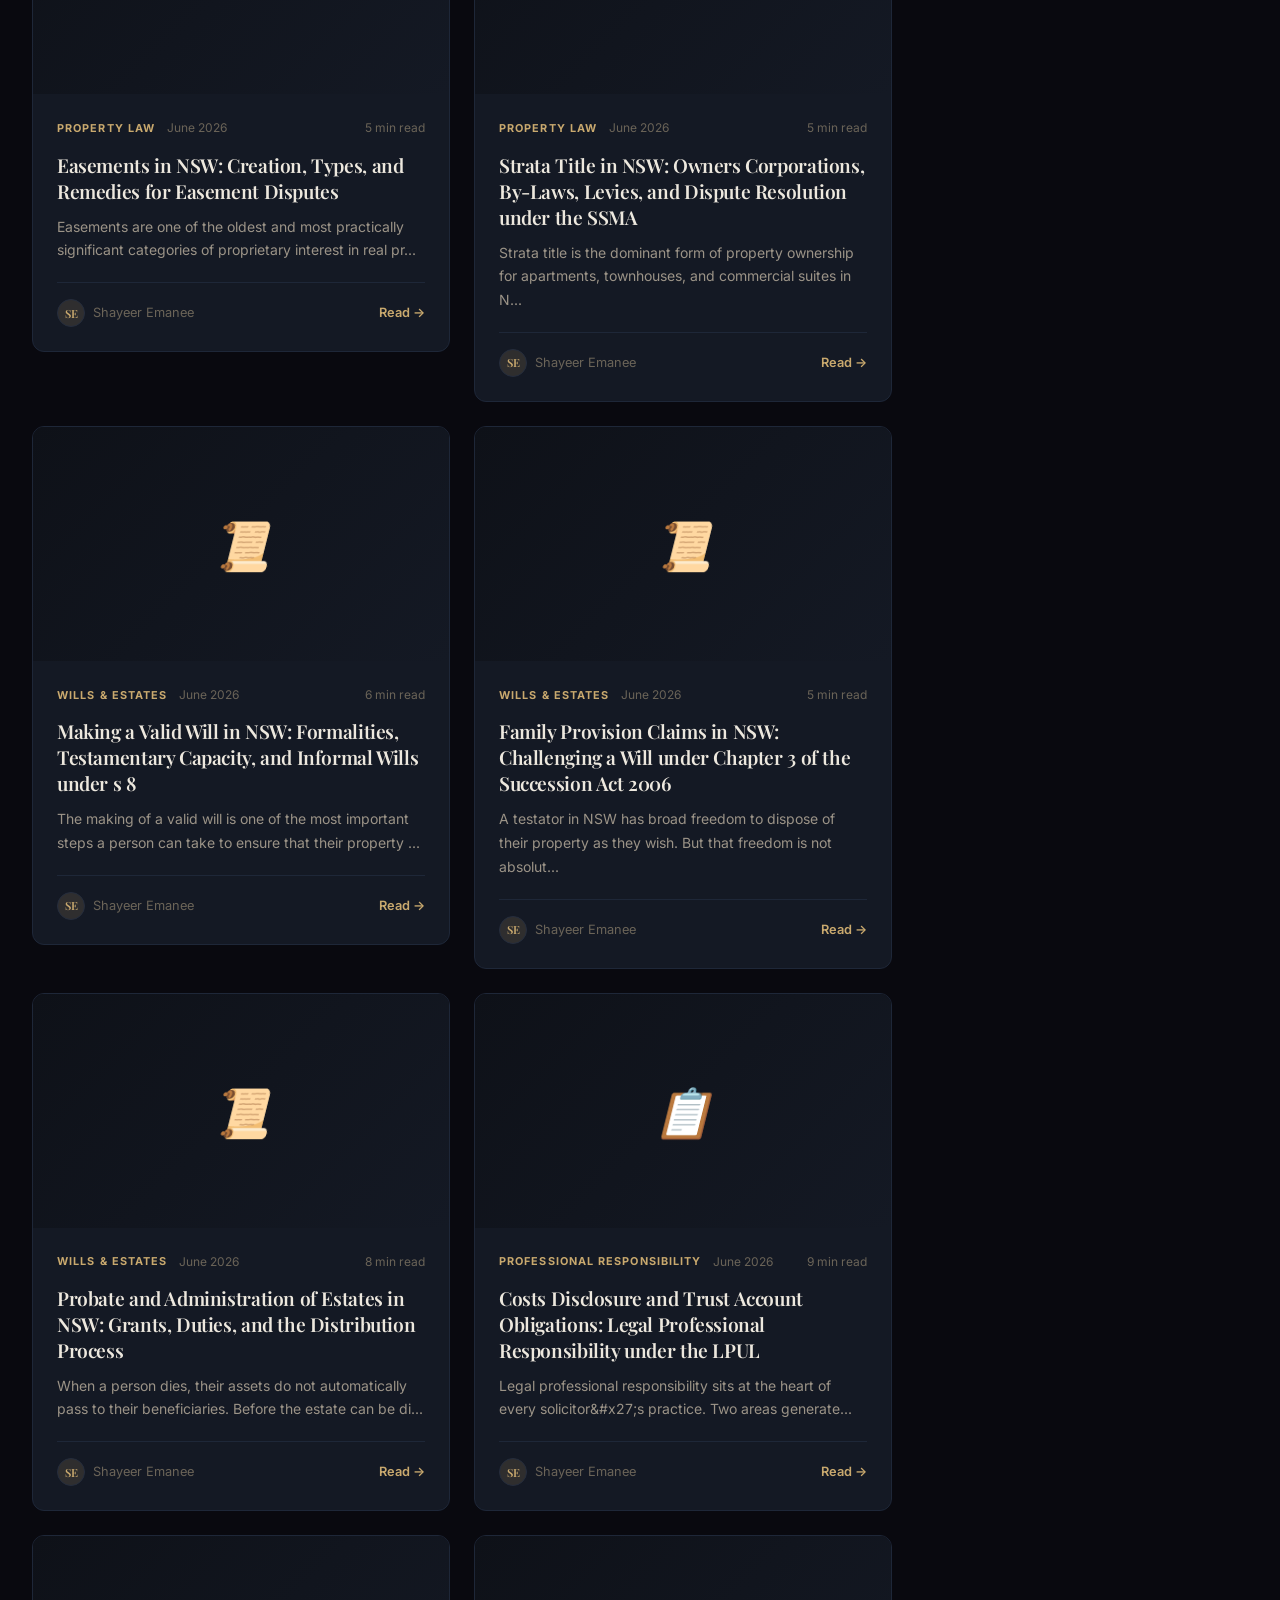
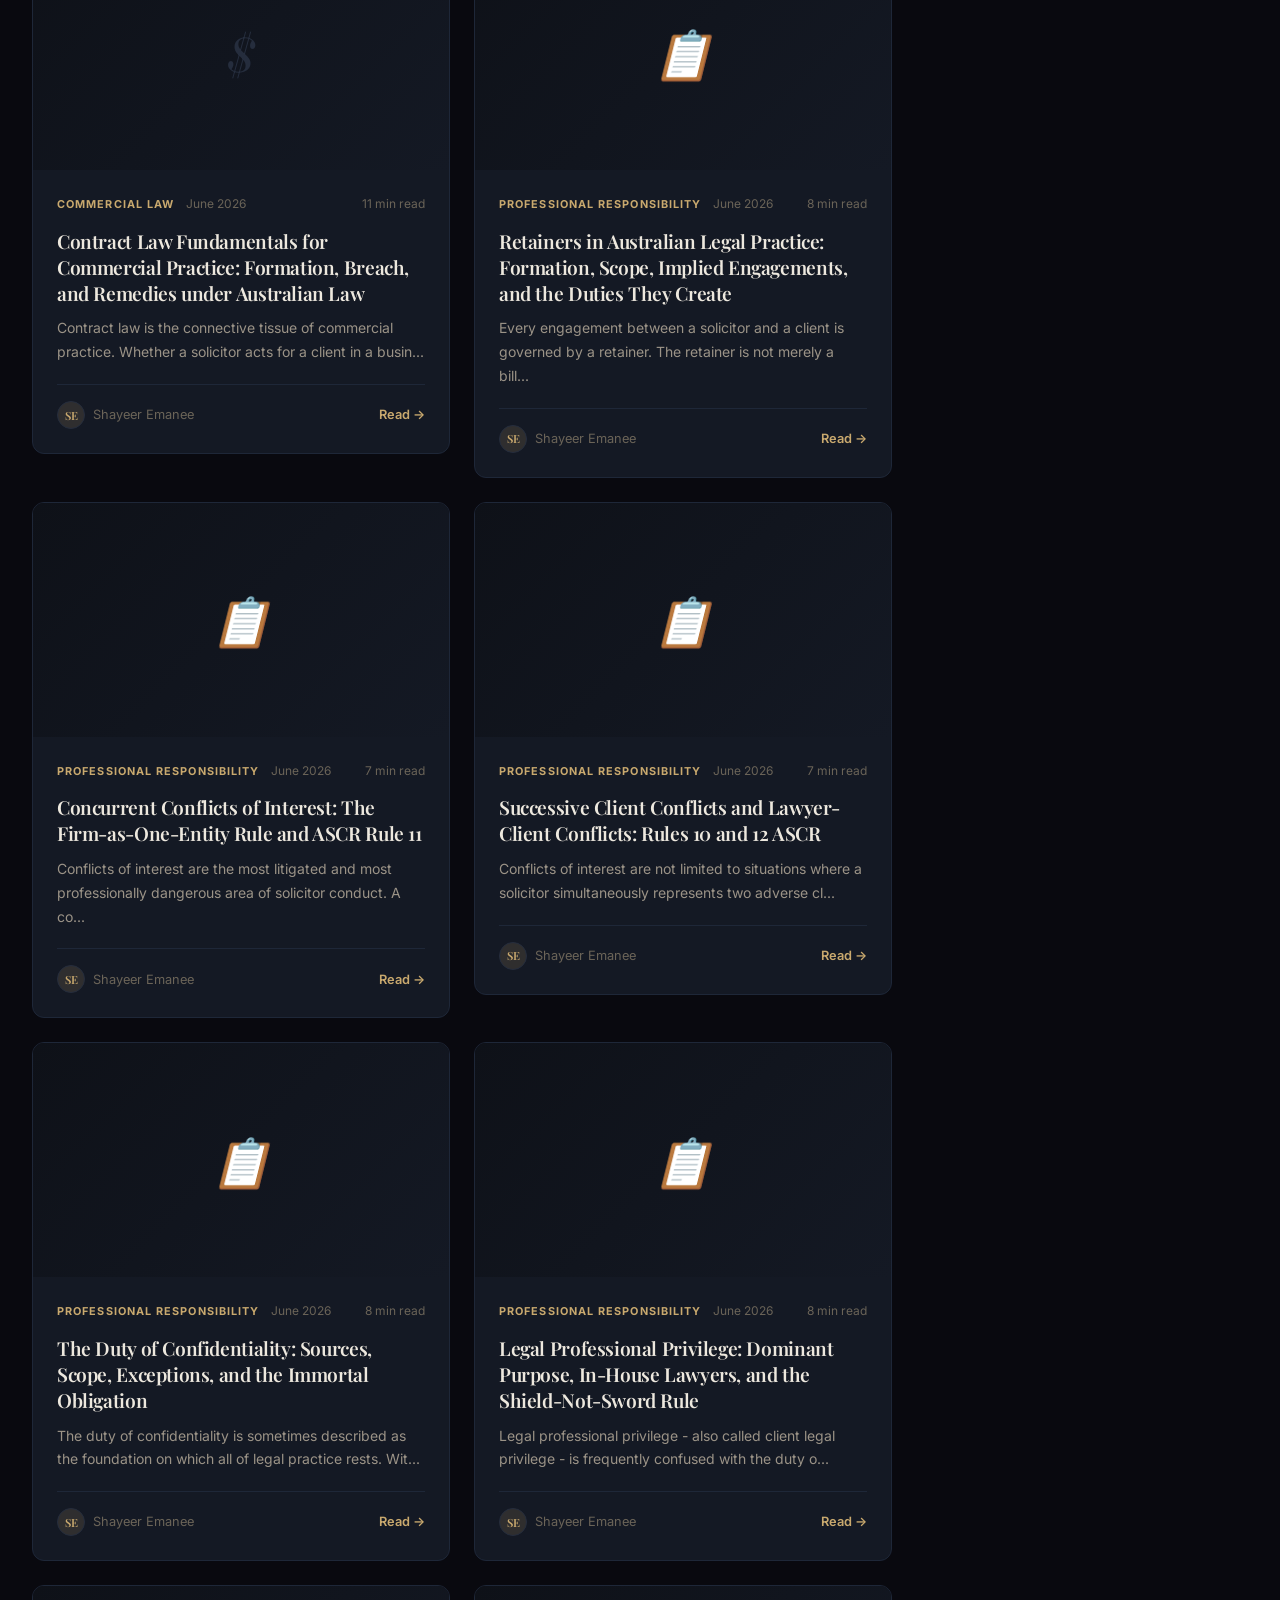
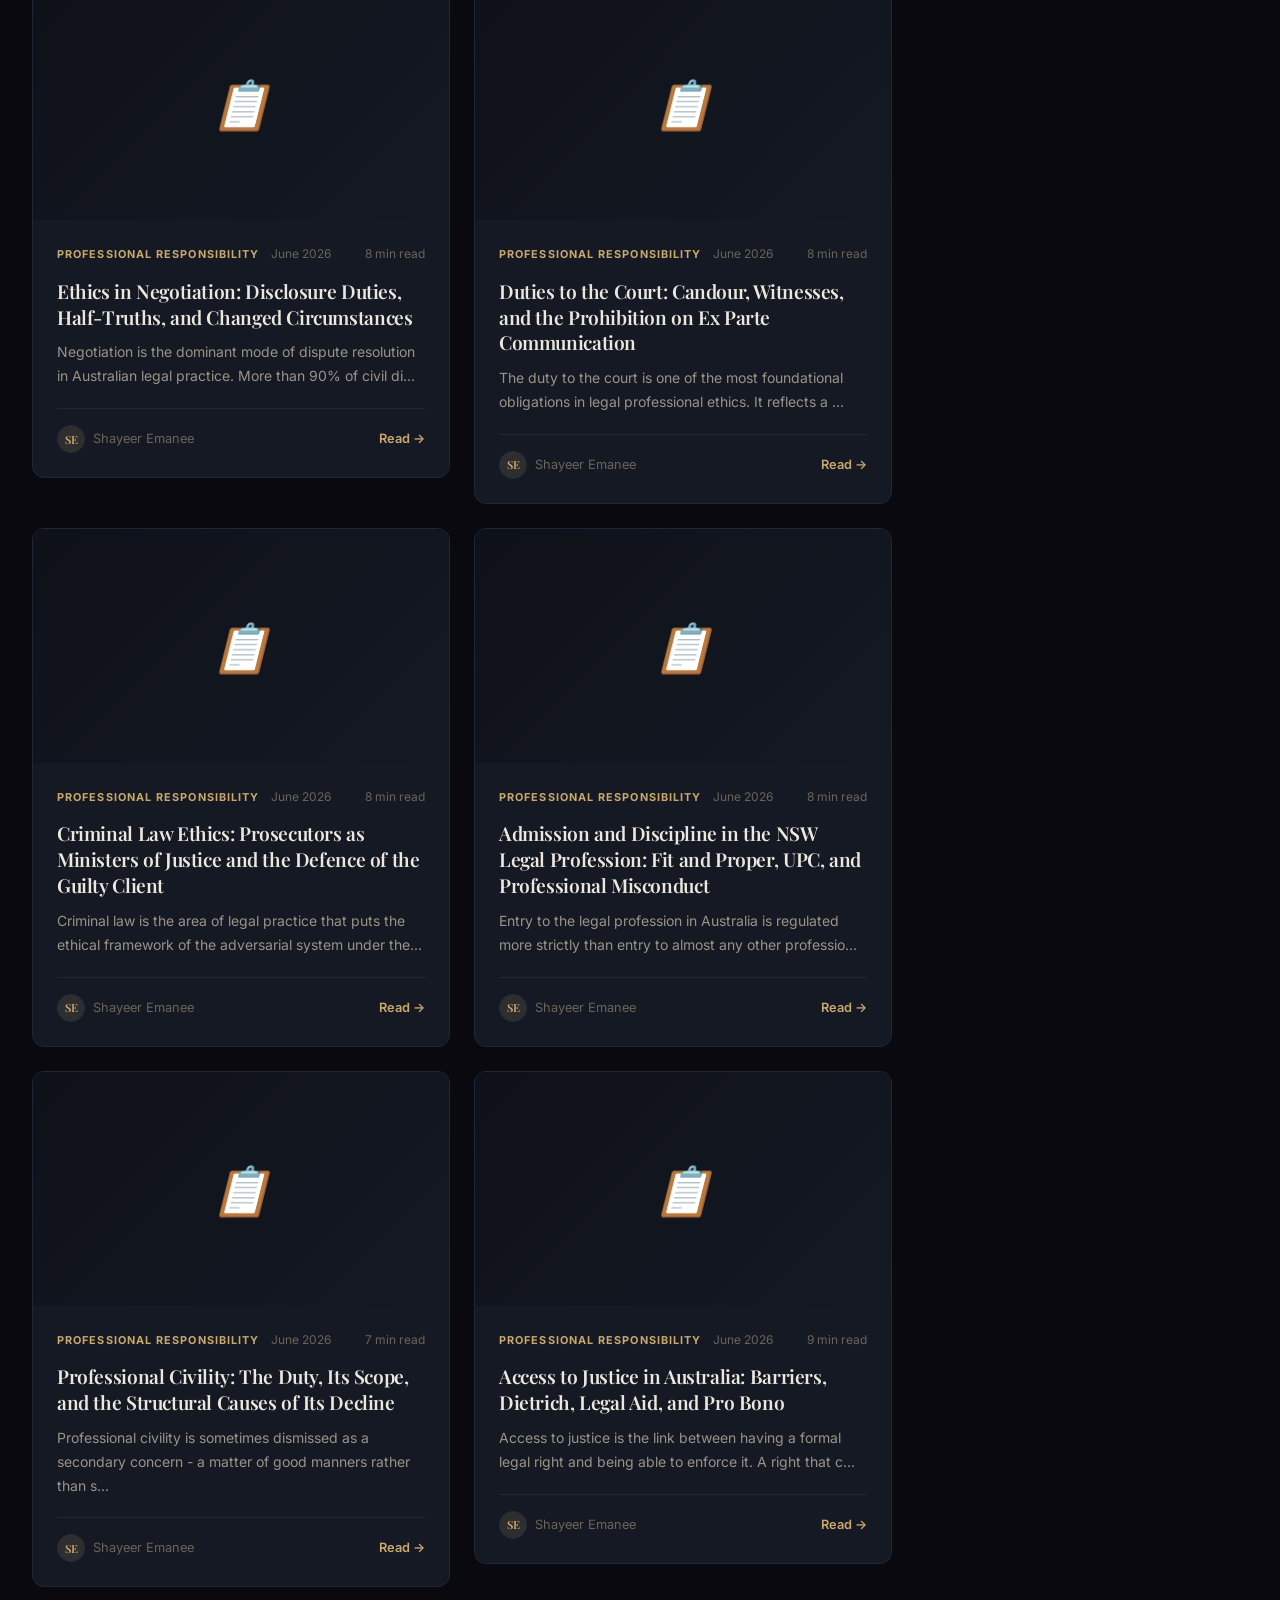
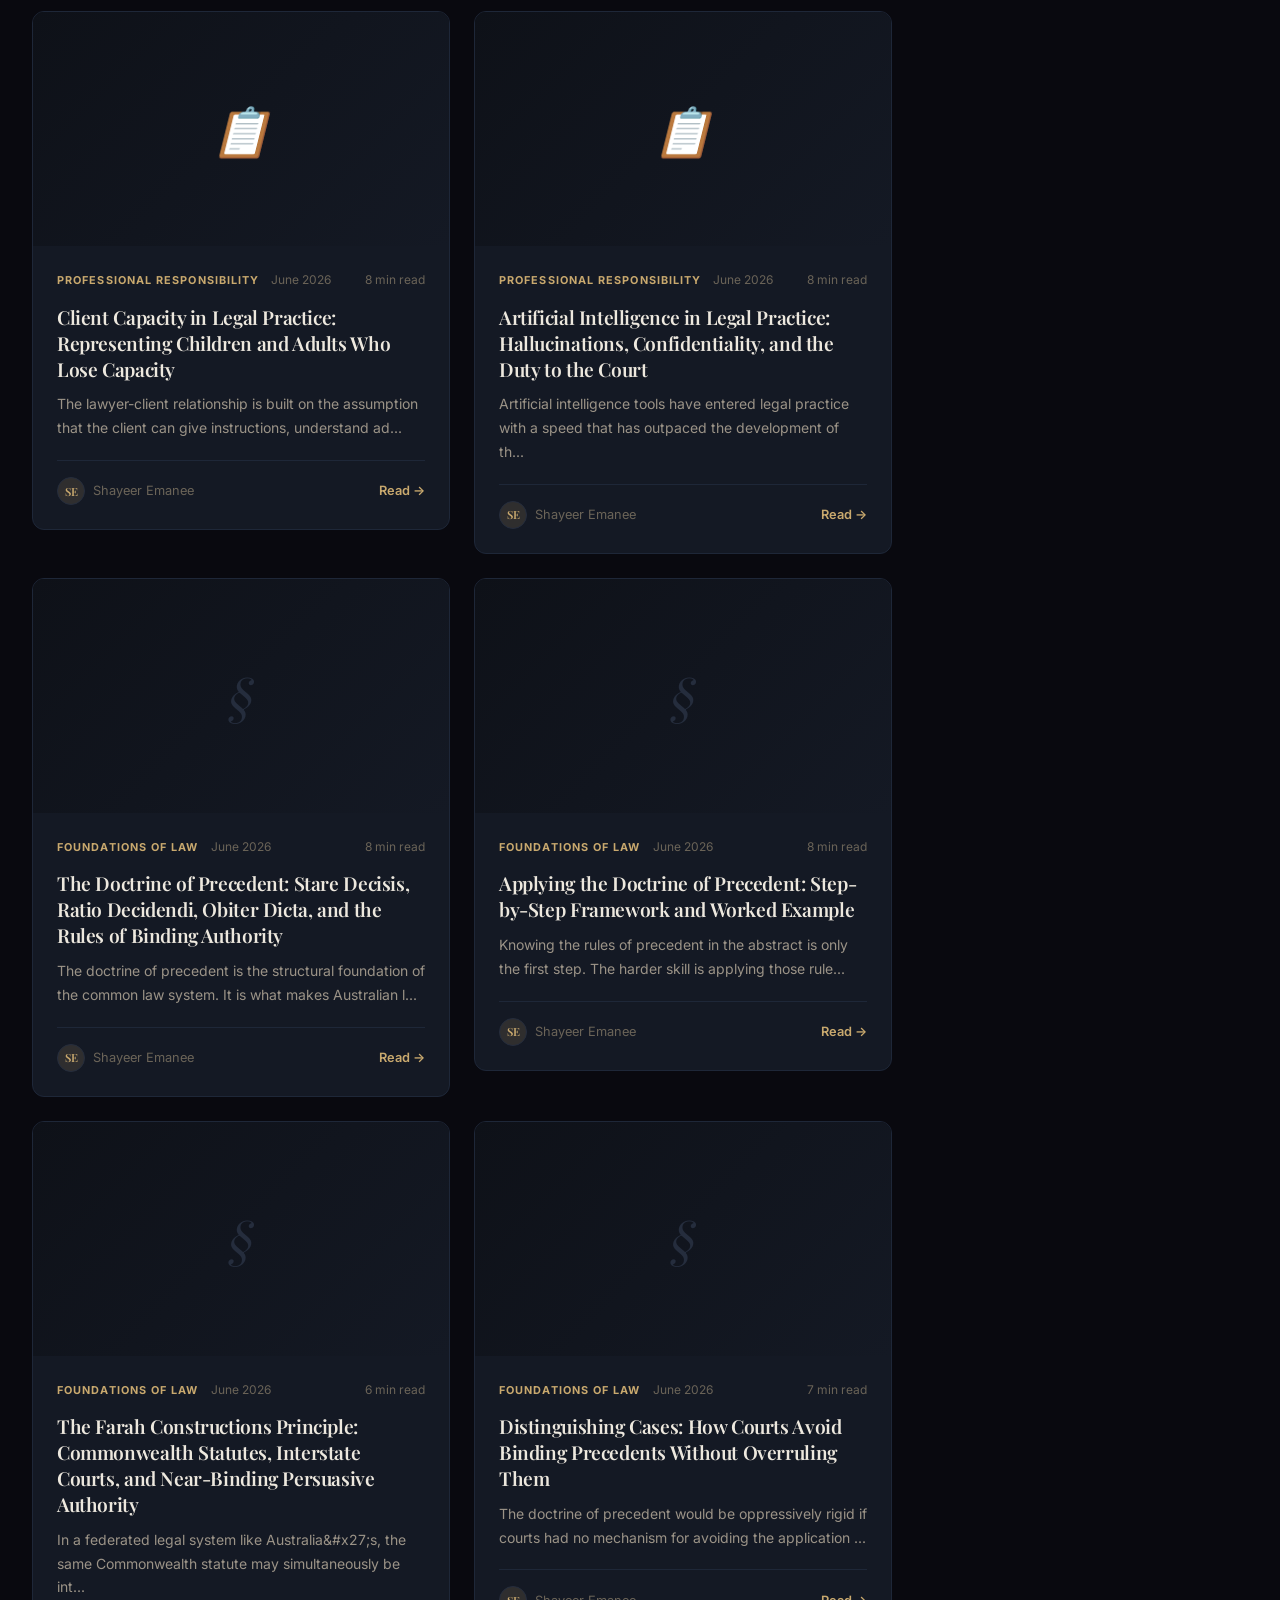
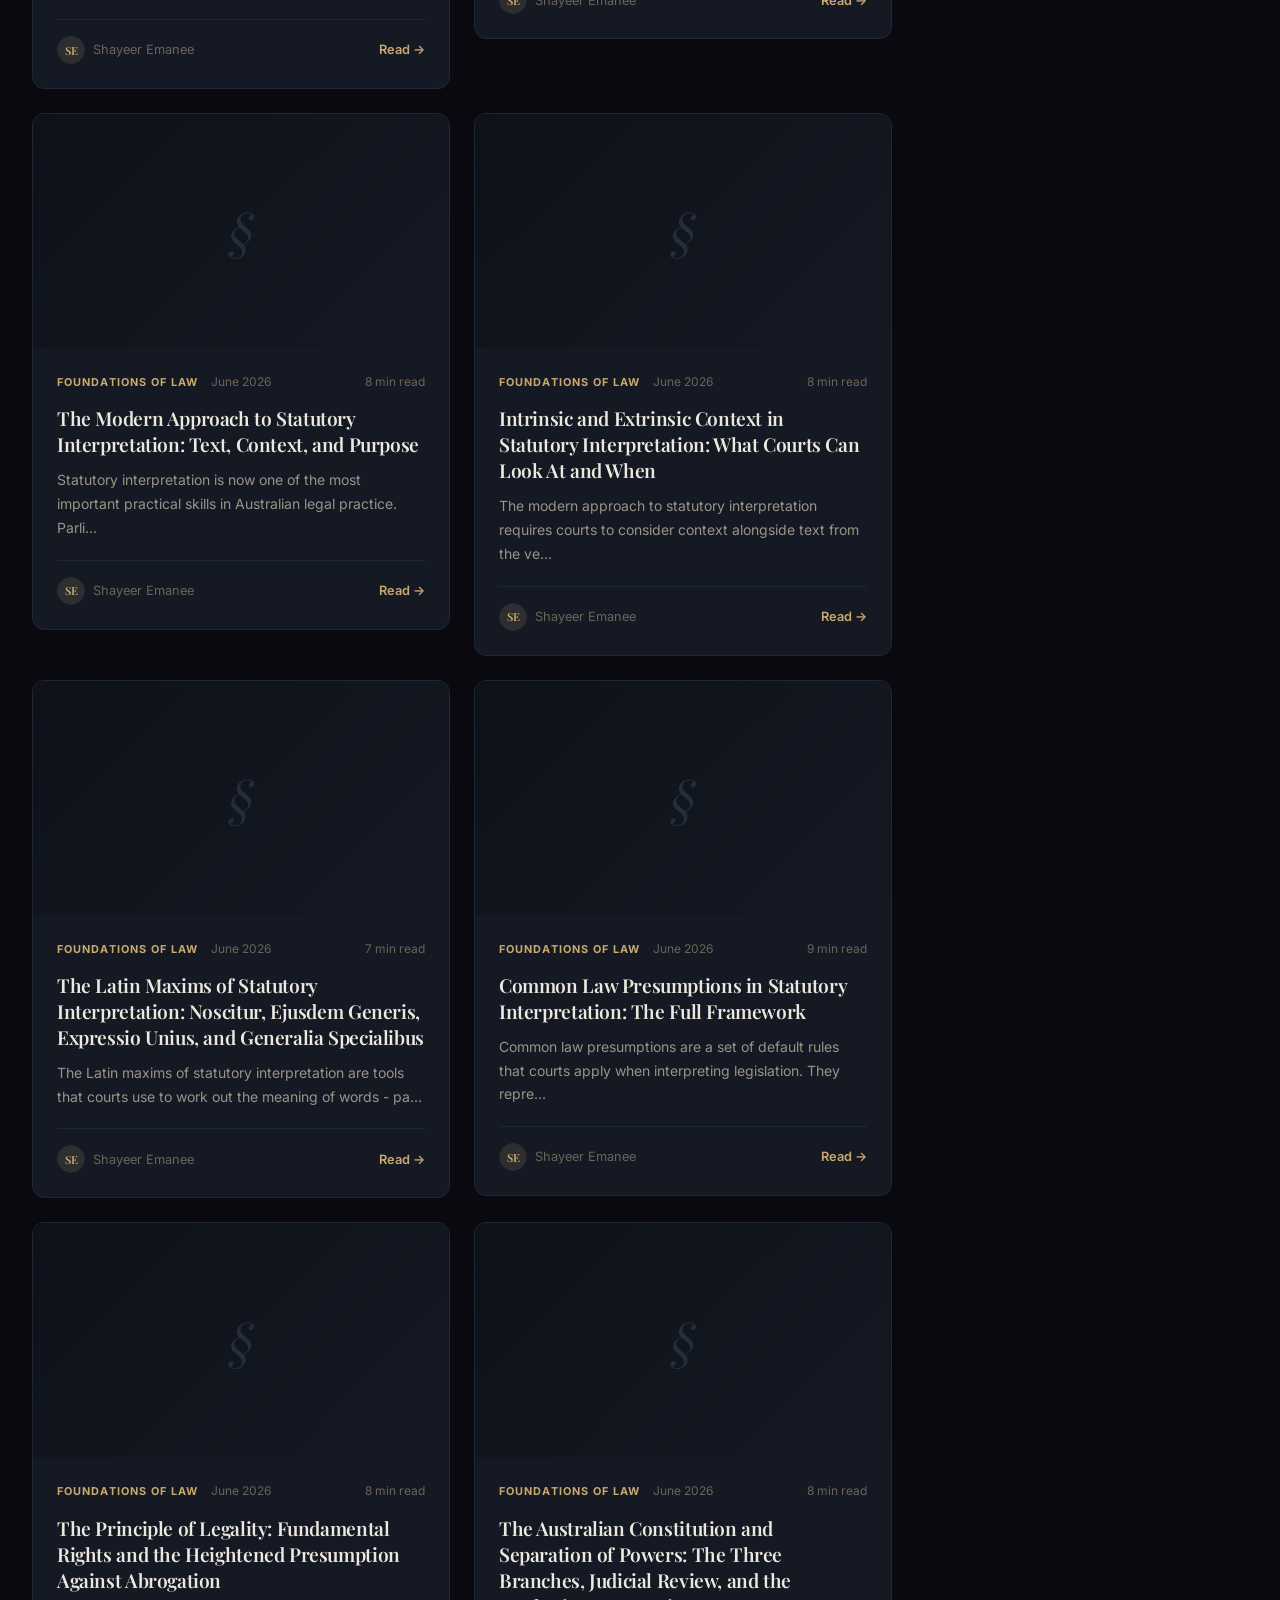
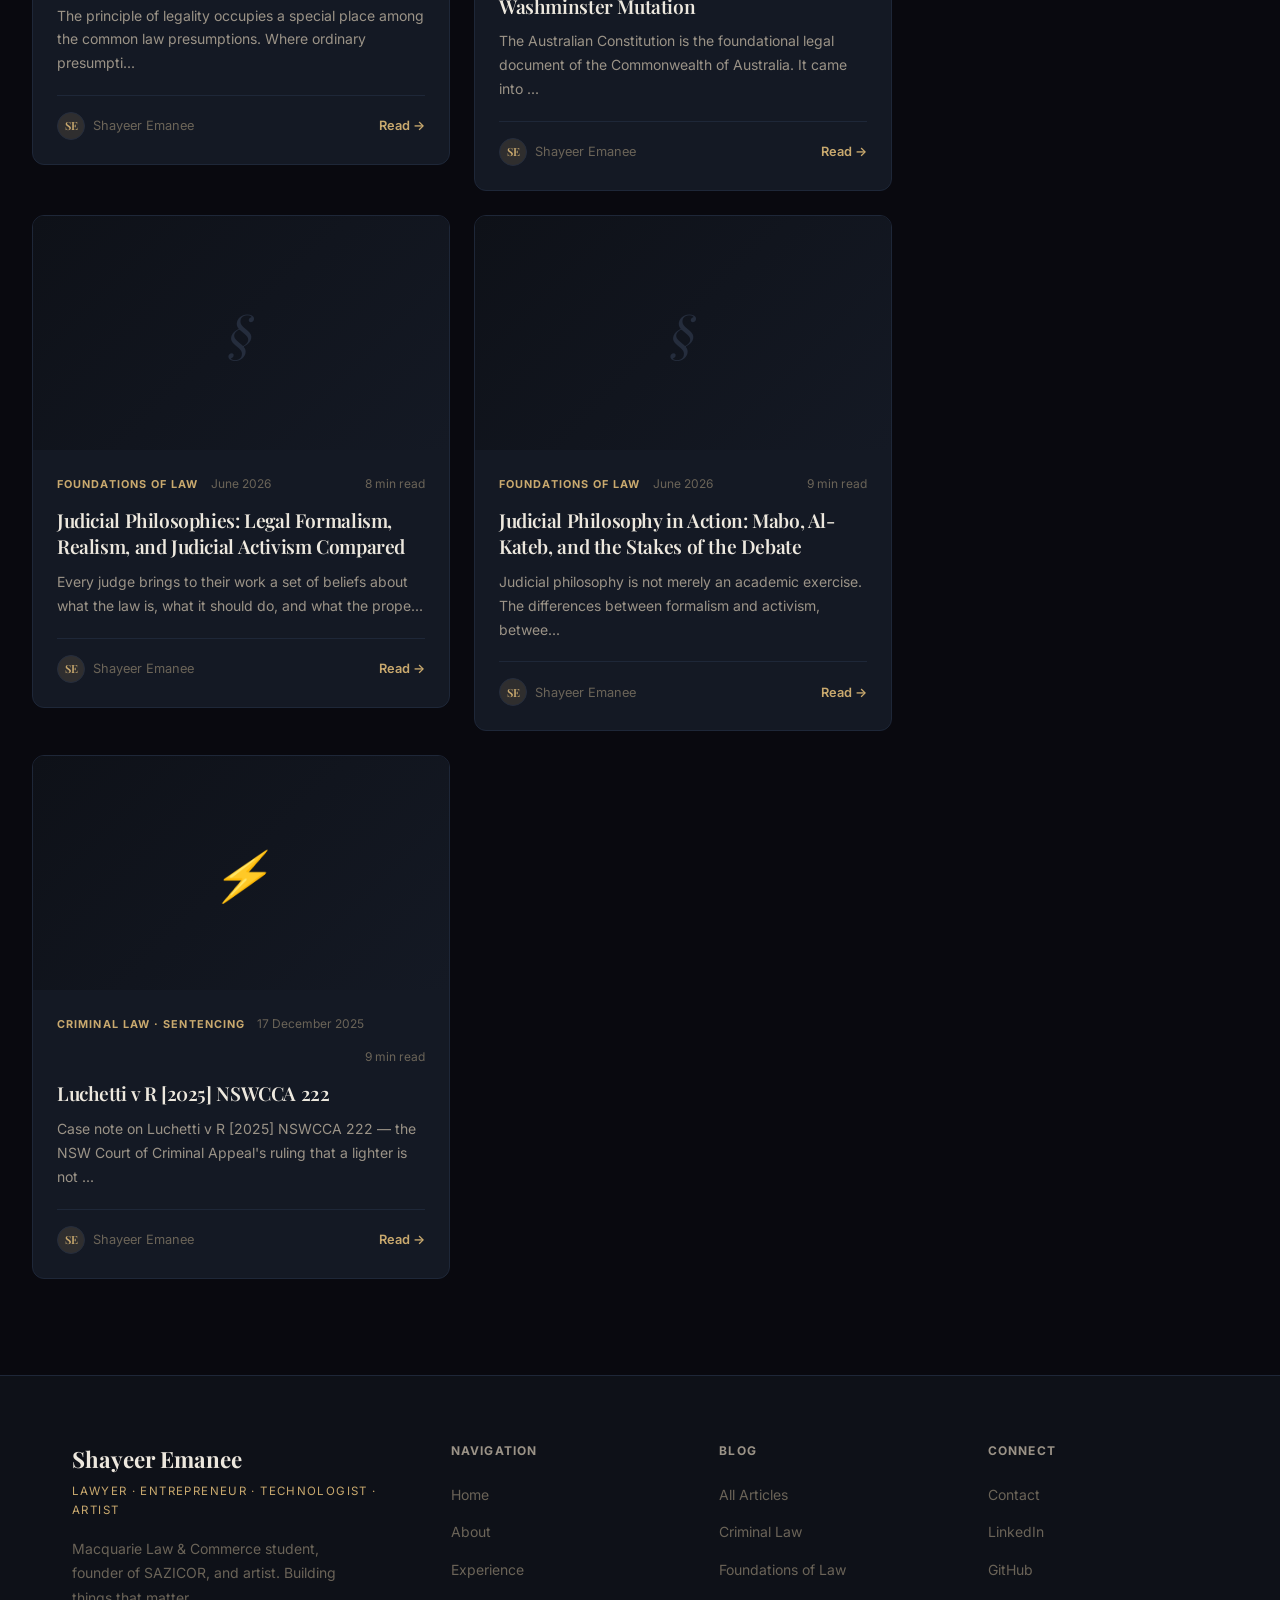
<file: blog.html>
<!DOCTYPE html>
<html lang="en" data-theme="dark">
<head>
  <meta charset="UTF-8" />
  <meta name="viewport" content="width=device-width, initial-scale=1.0" />
  <meta name="description" content="Legal blog by Shayeer Emanee — analysis, commentary, and writing on law and commerce." />
  <title>Legal Blog — Shayeer Emanee</title>
  <link rel="preconnect" href="https://fonts.googleapis.com" />
  <link rel="preconnect" href="https://fonts.gstatic.com" crossorigin />
  <link rel="stylesheet" href="styles/main.css" />
</head>
<body>

  <div class="scroll-progress" id="scroll-progress"></div>

  <nav class="nav" id="nav">
    <div class="nav__inner">
      <a href="index.html" class="nav__logo">
        <span class="nav__logo-name">Shayeer Emanee</span>
        <span class="nav__logo-title">Lawyer &middot; Entrepreneur &middot; Technologist &middot; Artist</span>
      </a>
      <ul class="nav__links">
        <li><a href="index.html" class="nav__link">Home</a></li>
        <li><a href="about.html" class="nav__link">About</a></li>
        <li><a href="experience.html" class="nav__link">Experience</a></li>
        <li><a href="portfolio.html" class="nav__link">Portfolio</a></li>
        <li><a href="blog.html" class="nav__link">Blog</a></li>
        <li><a href="contact.html" class="nav__link">Contact</a></li>
      </ul>
      <div class="nav__actions">
        <button class="nav__theme-btn" id="theme-toggle" aria-label="Toggle theme">&#x2600;</button>
        <a href="contact.html" class="nav__cta">Get in Touch</a>
        <button class="nav__hamburger" id="nav-hamburger" aria-label="Toggle menu">
          <span></span><span></span><span></span>
        </button>
      </div>
    </div>
  </nav>

  <div class="nav__mobile" id="nav-mobile">
    <a href="index.html" class="nav__mobile-link">Home</a>
    <a href="about.html" class="nav__mobile-link">About</a>
    <a href="experience.html" class="nav__mobile-link">Experience</a>
    <a href="portfolio.html" class="nav__mobile-link">Portfolio</a>
    <a href="blog.html" class="nav__mobile-link">Blog</a>
    <a href="contact.html" class="nav__mobile-link">Contact</a>
  </div>

  <main>

    <section class="page-hero">
      <div class="container">
        <p class="page-hero__eyebrow">Legal Analysis &amp; Commentary</p>
        <h1 class="page-hero__title">The Legal<br /><span class="gradient-text">Blog</span></h1>
        <p class="page-hero__subtitle">
          Rigorous analysis, clear writing, and original thinking on the legal and commercial questions
          that matter. Written by a student, for anyone who wants to understand the law.
        </p>
      </div>
    </section>

    <section class="section">
      <div class="container container--wide">
        <div class="blog-layout">

          <div>

            <div class="blog-search animate-on-scroll">
              <span class="blog-search__icon">&#x2315;</span>
              <input
                type="search"
                class="blog-search__input"
                id="blog-search"
                placeholder="Search articles..."
                aria-label="Search blog posts"
              />
            </div>

            <div class="filter-tabs animate-on-scroll">
              <button class="filter-tab is-active" data-filter="all">All (52)</button>
              <button class="filter-tab" data-filter="criminal">Criminal Law</button>
              <button class="filter-tab" data-filter="foundations">Foundations</button>
              <button class="filter-tab" data-filter="professional">Prof. Responsibility</button>
              <button class="filter-tab" data-filter="family">Family Law</button>
              <button class="filter-tab" data-filter="property">Property</button>
              <button class="filter-tab" data-filter="estates">Wills &amp; Estates</button>
              <button class="filter-tab" data-filter="dispute">Dispute Resolution</button>
              <button class="filter-tab" data-filter="commercial">Commercial</button>
            </div>

            <div class="blog-featured-post blog-post-item animate-on-scroll" data-category="commentary">
              <article class="blog-card card">
                <div class="blog-card__img" style="background: linear-gradient(135deg, var(--bg-secondary), var(--bg-card));">
                  <div class="blog-card__img-placeholder">&#x2696;</div>
                </div>
                <div class="blog-card__body">
                  <div class="blog-card__meta">
                    <span class="blog-card__category">Defamation Law</span>
                    <span class="blog-card__date">15 April 2024</span>
                    <span class="blog-card__read-time">10 min read</span>
                  </div>
                  <h2 class="blog-card__title" style="font-size:1.6rem;">Lehrmann v Network Ten [2024] FCA 369</h2>
                  <p class="blog-card__excerpt" style="font-size:0.95rem;">Case summary and analysis of Lehrmann v Network Ten Pty Limited [2024] FCA 369 — a landmark ruling on the defence of truth, the Briginshaw p</p>
                  <div class="blog-card__footer">
                    <div class="blog-card__author">
                      <div class="blog-card__avatar">SE</div>
                      Shayeer Emanee
                    </div>
                    <a href="posts/lehrmann-v-network-ten.html" class="btn btn--ghost btn--sm">Read Article &#x2192;</a>
                  </div>
                </div>
              </article>
            </div>

            <div class="blog-main-grid" style="margin-top:1.5rem;">

              <div class="blog-post-item animate-on-scroll" data-category="criminal">
                <article class="blog-card card">
                  <div class="blog-card__img">
                    <div class="blog-card__img-placeholder">&#x26A1;</div>
                  </div>
                  <div class="blog-card__body">
                    <div class="blog-card__meta">
                      <span class="blog-card__category">Criminal Law</span>
                      <span class="blog-card__date">June 2026</span>
                      <span class="blog-card__read-time">6 min read</span>
                    </div>
                    <h3 class="blog-card__title">Objective Seriousness in Armed Robbery: The Henry Guideline and Its Limits</h3>
                    <p class="blog-card__excerpt">Few sentencing principles have proved as persistently contested in New South Wales criminal law as the proper ...</p>
                    <div class="blog-card__footer">
                      <div class="blog-card__author">
                        <div class="blog-card__avatar">SE</div>
                        Shayeer Emanee
                      </div>
                      <a href="posts/01-armed-robbery-henry-guideline.html" class="blog-card__read-link">Read &#x2192;</a>
                    </div>
                  </div>
                </article>
              </div>

              <div class="blog-post-item animate-on-scroll" data-category="criminal">
                <article class="blog-card card">
                  <div class="blog-card__img">
                    <div class="blog-card__img-placeholder">&#x26A1;</div>
                  </div>
                  <div class="blog-card__body">
                    <div class="blog-card__meta">
                      <span class="blog-card__category">Criminal Law</span>
                      <span class="blog-card__date">June 2026</span>
                      <span class="blog-card__read-time">5 min read</span>
                    </div>
                    <h3 class="blog-card__title">Towers v R [2025] NSWCCA 142: Keeping Objective and Subjective Factors Separate in Sentencing</h3>
                    <p class="blog-card__excerpt">In Towers v R [2025] NSWCCA 142, the NSW Court of Criminal Appeal confronted a question that sits at the inter...</p>
                    <div class="blog-card__footer">
                      <div class="blog-card__author">
                        <div class="blog-card__avatar">SE</div>
                        Shayeer Emanee
                      </div>
                      <a href="posts/02-towers-v-r-case-note.html" class="blog-card__read-link">Read &#x2192;</a>
                    </div>
                  </div>
                </article>
              </div>

              <div class="blog-post-item animate-on-scroll" data-category="criminal">
                <article class="blog-card card">
                  <div class="blog-card__img">
                    <div class="blog-card__img-placeholder">&#x26A1;</div>
                  </div>
                  <div class="blog-card__body">
                    <div class="blog-card__meta">
                      <span class="blog-card__category">Criminal Law</span>
                      <span class="blog-card__date">June 2026</span>
                      <span class="blog-card__read-time">5 min read</span>
                    </div>
                    <h3 class="blog-card__title">The Verdins Principles in NSW Criminal Sentencing: Mental Illness, Culpability, and the Limits of Deterrence</h3>
                    <p class="blog-card__excerpt">The Verdins principles  -  named after Verdins v R [2007] VSCA 102  -  represent the most comprehensive framew...</p>
                    <div class="blog-card__footer">
                      <div class="blog-card__author">
                        <div class="blog-card__avatar">SE</div>
                        Shayeer Emanee
                      </div>
                      <a href="posts/03-verdins-principles-nsw.html" class="blog-card__read-link">Read &#x2192;</a>
                    </div>
                  </div>
                </article>
              </div>

              <div class="blog-post-item animate-on-scroll" data-category="criminal">
                <article class="blog-card card">
                  <div class="blog-card__img">
                    <div class="blog-card__img-placeholder">&#x26A1;</div>
                  </div>
                  <div class="blog-card__body">
                    <div class="blog-card__meta">
                      <span class="blog-card__category">Criminal Law</span>
                      <span class="blog-card__date">June 2026</span>
                      <span class="blog-card__read-time">5 min read</span>
                    </div>
                    <h3 class="blog-card__title">The Guilty Plea Discount in NSW: Timing, Tiers, and the Utilitarian Principle</h3>
                    <p class="blog-card__excerpt">The discount for a guilty plea is one of the most practically significant elements of criminal sentencing in N...</p>
                    <div class="blog-card__footer">
                      <div class="blog-card__author">
                        <div class="blog-card__avatar">SE</div>
                        Shayeer Emanee
                      </div>
                      <a href="posts/04-guilty-plea-discount-nsw.html" class="blog-card__read-link">Read &#x2192;</a>
                    </div>
                  </div>
                </article>
              </div>

              <div class="blog-post-item animate-on-scroll" data-category="criminal">
                <article class="blog-card card">
                  <div class="blog-card__img">
                    <div class="blog-card__img-placeholder">&#x26A1;</div>
                  </div>
                  <div class="blog-card__body">
                    <div class="blog-card__meta">
                      <span class="blog-card__category">Criminal Law</span>
                      <span class="blog-card__date">June 2026</span>
                      <span class="blog-card__read-time">6 min read</span>
                    </div>
                    <h3 class="blog-card__title">Guideline Judgments in NSW: Mechanism, Limits, and the Problem of Judicial Discretion</h3>
                    <p class="blog-card__excerpt">Guideline judgments are a distinctive feature of the NSW criminal sentencing landscape. Unique in Australia at...</p>
                    <div class="blog-card__footer">
                      <div class="blog-card__author">
                        <div class="blog-card__avatar">SE</div>
                        Shayeer Emanee
                      </div>
                      <a href="posts/05-guideline-judgments-nsw.html" class="blog-card__read-link">Read &#x2192;</a>
                    </div>
                  </div>
                </article>
              </div>

              <div class="blog-post-item animate-on-scroll" data-category="criminal">
                <article class="blog-card card">
                  <div class="blog-card__img">
                    <div class="blog-card__img-placeholder">&#x26A1;</div>
                  </div>
                  <div class="blog-card__body">
                    <div class="blog-card__meta">
                      <span class="blog-card__category">Criminal Law</span>
                      <span class="blog-card__date">June 2026</span>
                      <span class="blog-card__read-time">5 min read</span>
                    </div>
                    <h3 class="blog-card__title">Tendency, Coincidence, and Hearsay in NSW Criminal Trials: The Uniform Evidence Act Framework</h3>
                    <p class="blog-card__excerpt">The Uniform Evidence Acts  -  the Evidence Act 1995 (Cth) and its state counterparts, including the Evidence A...</p>
                    <div class="blog-card__footer">
                      <div class="blog-card__author">
                        <div class="blog-card__avatar">SE</div>
                        Shayeer Emanee
                      </div>
                      <a href="posts/06-evidence-law-criminal-trials.html" class="blog-card__read-link">Read &#x2192;</a>
                    </div>
                  </div>
                </article>
              </div>

              <div class="blog-post-item animate-on-scroll" data-category="criminal">
                <article class="blog-card card">
                  <div class="blog-card__img">
                    <div class="blog-card__img-placeholder">&#x26A1;</div>
                  </div>
                  <div class="blog-card__body">
                    <div class="blog-card__meta">
                      <span class="blog-card__category">Criminal Law</span>
                      <span class="blog-card__date">June 2026</span>
                      <span class="blog-card__read-time">5 min read</span>
                    </div>
                    <h3 class="blog-card__title">From Arrest to Verdict: A Procedural Guide to NSW Criminal Law for Legal Practitioners</h3>
                    <p class="blog-card__excerpt">The NSW criminal justice system is governed by a complex but coherent procedural architecture that tracks a ma...</p>
                    <div class="blog-card__footer">
                      <div class="blog-card__author">
                        <div class="blog-card__avatar">SE</div>
                        Shayeer Emanee
                      </div>
                      <a href="posts/07-criminal-procedure-guide.html" class="blog-card__read-link">Read &#x2192;</a>
                    </div>
                  </div>
                </article>
              </div>

              <div class="blog-post-item animate-on-scroll" data-category="criminal">
                <article class="blog-card card">
                  <div class="blog-card__img">
                    <div class="blog-card__img-placeholder">&#x26A1;</div>
                  </div>
                  <div class="blog-card__body">
                    <div class="blog-card__meta">
                      <span class="blog-card__category">Criminal Law</span>
                      <span class="blog-card__date">June 2026</span>
                      <span class="blog-card__read-time">5 min read</span>
                    </div>
                    <h3 class="blog-card__title">Domestic Violence Law in NSW: AVOs, Criminal Proceedings, and the CDPVA Framework</h3>
                    <p class="blog-card__excerpt">Domestic and family violence law is one of the highest-volume practice areas in NSW criminal and civil law. Bo...</p>
                    <div class="blog-card__footer">
                      <div class="blog-card__author">
                        <div class="blog-card__avatar">SE</div>
                        Shayeer Emanee
                      </div>
                      <a href="posts/08-domestic-violence-law-nsw.html" class="blog-card__read-link">Read &#x2192;</a>
                    </div>
                  </div>
                </article>
              </div>

              <div class="blog-post-item animate-on-scroll" data-category="criminal">
                <article class="blog-card card">
                  <div class="blog-card__img">
                    <div class="blog-card__img-placeholder">&#x26A1;</div>
                  </div>
                  <div class="blog-card__body">
                    <div class="blog-card__meta">
                      <span class="blog-card__category">Criminal Law</span>
                      <span class="blog-card__date">June 2026</span>
                      <span class="blog-card__read-time">5 min read</span>
                    </div>
                    <h3 class="blog-card__title">Drug Offences in NSW: Possession, Supply, and the Deemed Supply Presumption under the DMTA</h3>
                    <p class="blog-card__excerpt">Drug offences are among the most commonly prosecuted criminal matters in NSW, and they arise at every level of...</p>
                    <div class="blog-card__footer">
                      <div class="blog-card__author">
                        <div class="blog-card__avatar">SE</div>
                        Shayeer Emanee
                      </div>
                      <a href="posts/09-drug-offences-nsw.html" class="blog-card__read-link">Read &#x2192;</a>
                    </div>
                  </div>
                </article>
              </div>

              <div class="blog-post-item animate-on-scroll" data-category="criminal">
                <article class="blog-card card">
                  <div class="blog-card__img">
                    <div class="blog-card__img-placeholder">&#x26A1;</div>
                  </div>
                  <div class="blog-card__body">
                    <div class="blog-card__meta">
                      <span class="blog-card__category">Criminal Law</span>
                      <span class="blog-card__date">June 2026</span>
                      <span class="blog-card__read-time">5 min read</span>
                    </div>
                    <h3 class="blog-card__title">Appellate Advocacy in NSW Criminal Law: Grounds of Sentence Appeal and the Resentencing Exercise</h3>
                    <p class="blog-card__excerpt">The NSW Court of Criminal Appeal (CCA) is the primary appellate court for criminal matters in New South Wales....</p>
                    <div class="blog-card__footer">
                      <div class="blog-card__author">
                        <div class="blog-card__avatar">SE</div>
                        Shayeer Emanee
                      </div>
                      <a href="posts/10-criminal-appeals-nsw.html" class="blog-card__read-link">Read &#x2192;</a>
                    </div>
                  </div>
                </article>
              </div>

              <div class="blog-post-item animate-on-scroll" data-category="dispute">
                <article class="blog-card card">
                  <div class="blog-card__img">
                    <div class="blog-card__img-placeholder">&#x2696;</div>
                  </div>
                  <div class="blog-card__body">
                    <div class="blog-card__meta">
                      <span class="blog-card__category">Dispute Resolution</span>
                      <span class="blog-card__date">June 2026</span>
                      <span class="blog-card__read-time">5 min read</span>
                    </div>
                    <h3 class="blog-card__title">Civil Litigation in NSW: From Pleadings to Judgment under the UCPR</h3>
                    <p class="blog-card__excerpt">Civil litigation in New South Wales is governed principally by the Civil Procedure Act 2005 (NSW) and the Unif...</p>
                    <div class="blog-card__footer">
                      <div class="blog-card__author">
                        <div class="blog-card__avatar">SE</div>
                        Shayeer Emanee
                      </div>
                      <a href="posts/11-civil-litigation-procedure.html" class="blog-card__read-link">Read &#x2192;</a>
                    </div>
                  </div>
                </article>
              </div>

              <div class="blog-post-item animate-on-scroll" data-category="dispute">
                <article class="blog-card card">
                  <div class="blog-card__img">
                    <div class="blog-card__img-placeholder">&#x2696;</div>
                  </div>
                  <div class="blog-card__body">
                    <div class="blog-card__meta">
                      <span class="blog-card__category">Dispute Resolution</span>
                      <span class="blog-card__date">June 2026</span>
                      <span class="blog-card__read-time">5 min read</span>
                    </div>
                    <h3 class="blog-card__title">Alternative Dispute Resolution in NSW: Mediation, Arbitration, and the Without Prejudice Privilege</h3>
                    <p class="blog-card__excerpt">Alternative dispute resolution (ADR) has become a central component of the NSW civil justice system. The cost,...</p>
                    <div class="blog-card__footer">
                      <div class="blog-card__author">
                        <div class="blog-card__avatar">SE</div>
                        Shayeer Emanee
                      </div>
                      <a href="posts/12-adr-nsw.html" class="blog-card__read-link">Read &#x2192;</a>
                    </div>
                  </div>
                </article>
              </div>

              <div class="blog-post-item animate-on-scroll" data-category="dispute">
                <article class="blog-card card">
                  <div class="blog-card__img">
                    <div class="blog-card__img-placeholder">&#x2696;</div>
                  </div>
                  <div class="blog-card__body">
                    <div class="blog-card__meta">
                      <span class="blog-card__category">Dispute Resolution</span>
                      <span class="blog-card__date">June 2026</span>
                      <span class="blog-card__read-time">5 min read</span>
                    </div>
                    <h3 class="blog-card__title">Costs in NSW Civil Litigation: Ordinary Costs, Indemnity Costs, and the Calderbank Offer</h3>
                    <p class="blog-card__excerpt">Costs are the financial lifeblood of civil litigation. For many litigants, the prospect of an adverse costs or...</p>
                    <div class="blog-card__footer">
                      <div class="blog-card__author">
                        <div class="blog-card__avatar">SE</div>
                        Shayeer Emanee
                      </div>
                      <a href="posts/13-costs-civil-litigation.html" class="blog-card__read-link">Read &#x2192;</a>
                    </div>
                  </div>
                </article>
              </div>

              <div class="blog-post-item animate-on-scroll" data-category="family">
                <article class="blog-card card">
                  <div class="blog-card__img">
                    <div class="blog-card__img-placeholder">&#x1F3E0;</div>
                  </div>
                  <div class="blog-card__body">
                    <div class="blog-card__meta">
                      <span class="blog-card__category">Family Law</span>
                      <span class="blog-card__date">June 2026</span>
                      <span class="blog-card__read-time">5 min read</span>
                    </div>
                    <h3 class="blog-card__title">Parenting Orders under the Family Law Act: Best Interests, the 2024 Amendments, and Family Violence</h3>
                    <p class="blog-card__excerpt">Parenting disputes are the most emotionally and legally complex matters that family law practitioners encounte...</p>
                    <div class="blog-card__footer">
                      <div class="blog-card__author">
                        <div class="blog-card__avatar">SE</div>
                        Shayeer Emanee
                      </div>
                      <a href="posts/14-parenting-orders-family-law.html" class="blog-card__read-link">Read &#x2192;</a>
                    </div>
                  </div>
                </article>
              </div>

              <div class="blog-post-item animate-on-scroll" data-category="family">
                <article class="blog-card card">
                  <div class="blog-card__img">
                    <div class="blog-card__img-placeholder">&#x1F3E0;</div>
                  </div>
                  <div class="blog-card__body">
                    <div class="blog-card__meta">
                      <span class="blog-card__category">Family Law</span>
                      <span class="blog-card__date">June 2026</span>
                      <span class="blog-card__read-time">5 min read</span>
                    </div>
                    <h3 class="blog-card__title">Property Settlement under the Family Law Act: The Four-Step Process and Contributions Analysis</h3>
                    <p class="blog-card__excerpt">Property settlement in family law proceedings is governed by Part VIII of the Family Law Act 1975 (Cth) (FLA),...</p>
                    <div class="blog-card__footer">
                      <div class="blog-card__author">
                        <div class="blog-card__avatar">SE</div>
                        Shayeer Emanee
                      </div>
                      <a href="posts/15-property-settlement-family-law.html" class="blog-card__read-link">Read &#x2192;</a>
                    </div>
                  </div>
                </article>
              </div>

              <div class="blog-post-item animate-on-scroll" data-category="family">
                <article class="blog-card card">
                  <div class="blog-card__img">
                    <div class="blog-card__img-placeholder">&#x1F3E0;</div>
                  </div>
                  <div class="blog-card__body">
                    <div class="blog-card__meta">
                      <span class="blog-card__category">Family Law</span>
                      <span class="blog-card__date">June 2026</span>
                      <span class="blog-card__read-time">5 min read</span>
                    </div>
                    <h3 class="blog-card__title">Divorce in Australian Law: The No-Fault Ground, Separation Under One Roof, and the 12-Month Limitation</h3>
                    <p class="blog-card__excerpt">Australia moved to a no-fault divorce regime with the enactment of the Family Law Act 1975 (Cth), which abolis...</p>
                    <div class="blog-card__footer">
                      <div class="blog-card__author">
                        <div class="blog-card__avatar">SE</div>
                        Shayeer Emanee
                      </div>
                      <a href="posts/16-divorce-australian-law.html" class="blog-card__read-link">Read &#x2192;</a>
                    </div>
                  </div>
                </article>
              </div>

              <div class="blog-post-item animate-on-scroll" data-category="family">
                <article class="blog-card card">
                  <div class="blog-card__img">
                    <div class="blog-card__img-placeholder">&#x1F3E0;</div>
                  </div>
                  <div class="blog-card__body">
                    <div class="blog-card__meta">
                      <span class="blog-card__category">Family Law</span>
                      <span class="blog-card__date">June 2026</span>
                      <span class="blog-card__read-time">5 min read</span>
                    </div>
                    <h3 class="blog-card__title">Binding Financial Agreements under the Family Law Act: Requirements, Risks, and Thorne v Kennedy</h3>
                    <p class="blog-card__excerpt">Binding Financial Agreements (BFAs)  -  colloquially referred to as &amp;quot;prenuptial agreements&amp;quot; ...</p>
                    <div class="blog-card__footer">
                      <div class="blog-card__author">
                        <div class="blog-card__avatar">SE</div>
                        Shayeer Emanee
                      </div>
                      <a href="posts/17-binding-financial-agreements.html" class="blog-card__read-link">Read &#x2192;</a>
                    </div>
                  </div>
                </article>
              </div>

              <div class="blog-post-item animate-on-scroll" data-category="property">
                <article class="blog-card card">
                  <div class="blog-card__img">
                    <div class="blog-card__img-placeholder">&#x1F3DB;</div>
                  </div>
                  <div class="blog-card__body">
                    <div class="blog-card__meta">
                      <span class="blog-card__category">Property Law</span>
                      <span class="blog-card__date">June 2026</span>
                      <span class="blog-card__read-time">5 min read</span>
                    </div>
                    <h3 class="blog-card__title">The NSW Conveyancing Process: From Contract Preparation to Electronic Settlement</h3>
                    <p class="blog-card__excerpt">Conveyancing is the legal process by which ownership of real property is transferred from one person to anothe...</p>
                    <div class="blog-card__footer">
                      <div class="blog-card__author">
                        <div class="blog-card__avatar">SE</div>
                        Shayeer Emanee
                      </div>
                      <a href="posts/18-conveyancing-process-nsw.html" class="blog-card__read-link">Read &#x2192;</a>
                    </div>
                  </div>
                </article>
              </div>

              <div class="blog-post-item animate-on-scroll" data-category="property">
                <article class="blog-card card">
                  <div class="blog-card__img">
                    <div class="blog-card__img-placeholder">&#x1F3DB;</div>
                  </div>
                  <div class="blog-card__body">
                    <div class="blog-card__meta">
                      <span class="blog-card__category">Property Law</span>
                      <span class="blog-card__date">June 2026</span>
                      <span class="blog-card__read-time">5 min read</span>
                    </div>
                    <h3 class="blog-card__title">Easements in NSW: Creation, Types, and Remedies for Easement Disputes</h3>
                    <p class="blog-card__excerpt">Easements are one of the oldest and most practically significant categories of proprietary interest in real pr...</p>
                    <div class="blog-card__footer">
                      <div class="blog-card__author">
                        <div class="blog-card__avatar">SE</div>
                        Shayeer Emanee
                      </div>
                      <a href="posts/19-easements-nsw.html" class="blog-card__read-link">Read &#x2192;</a>
                    </div>
                  </div>
                </article>
              </div>

              <div class="blog-post-item animate-on-scroll" data-category="property">
                <article class="blog-card card">
                  <div class="blog-card__img">
                    <div class="blog-card__img-placeholder">&#x1F3DB;</div>
                  </div>
                  <div class="blog-card__body">
                    <div class="blog-card__meta">
                      <span class="blog-card__category">Property Law</span>
                      <span class="blog-card__date">June 2026</span>
                      <span class="blog-card__read-time">5 min read</span>
                    </div>
                    <h3 class="blog-card__title">Strata Title in NSW: Owners Corporations, By-Laws, Levies, and Dispute Resolution under the SSMA</h3>
                    <p class="blog-card__excerpt">Strata title is the dominant form of property ownership for apartments, townhouses, and commercial suites in N...</p>
                    <div class="blog-card__footer">
                      <div class="blog-card__author">
                        <div class="blog-card__avatar">SE</div>
                        Shayeer Emanee
                      </div>
                      <a href="posts/20-strata-title-nsw.html" class="blog-card__read-link">Read &#x2192;</a>
                    </div>
                  </div>
                </article>
              </div>

              <div class="blog-post-item animate-on-scroll" data-category="estates">
                <article class="blog-card card">
                  <div class="blog-card__img">
                    <div class="blog-card__img-placeholder">&#x1F4DC;</div>
                  </div>
                  <div class="blog-card__body">
                    <div class="blog-card__meta">
                      <span class="blog-card__category">Wills &amp; Estates</span>
                      <span class="blog-card__date">June 2026</span>
                      <span class="blog-card__read-time">6 min read</span>
                    </div>
                    <h3 class="blog-card__title">Making a Valid Will in NSW: Formalities, Testamentary Capacity, and Informal Wills under s 8</h3>
                    <p class="blog-card__excerpt">The making of a valid will is one of the most important steps a person can take to ensure that their property ...</p>
                    <div class="blog-card__footer">
                      <div class="blog-card__author">
                        <div class="blog-card__avatar">SE</div>
                        Shayeer Emanee
                      </div>
                      <a href="posts/21-valid-will-nsw.html" class="blog-card__read-link">Read &#x2192;</a>
                    </div>
                  </div>
                </article>
              </div>

              <div class="blog-post-item animate-on-scroll" data-category="estates">
                <article class="blog-card card">
                  <div class="blog-card__img">
                    <div class="blog-card__img-placeholder">&#x1F4DC;</div>
                  </div>
                  <div class="blog-card__body">
                    <div class="blog-card__meta">
                      <span class="blog-card__category">Wills &amp; Estates</span>
                      <span class="blog-card__date">June 2026</span>
                      <span class="blog-card__read-time">5 min read</span>
                    </div>
                    <h3 class="blog-card__title">Family Provision Claims in NSW: Challenging a Will under Chapter 3 of the Succession Act 2006</h3>
                    <p class="blog-card__excerpt">A testator in NSW has broad freedom to dispose of their property as they wish. But that freedom is not absolut...</p>
                    <div class="blog-card__footer">
                      <div class="blog-card__author">
                        <div class="blog-card__avatar">SE</div>
                        Shayeer Emanee
                      </div>
                      <a href="posts/22-family-provision-claims.html" class="blog-card__read-link">Read &#x2192;</a>
                    </div>
                  </div>
                </article>
              </div>

              <div class="blog-post-item animate-on-scroll" data-category="estates">
                <article class="blog-card card">
                  <div class="blog-card__img">
                    <div class="blog-card__img-placeholder">&#x1F4DC;</div>
                  </div>
                  <div class="blog-card__body">
                    <div class="blog-card__meta">
                      <span class="blog-card__category">Wills &amp; Estates</span>
                      <span class="blog-card__date">June 2026</span>
                      <span class="blog-card__read-time">8 min read</span>
                    </div>
                    <h3 class="blog-card__title">Probate and Administration of Estates in NSW: Grants, Duties, and the Distribution Process</h3>
                    <p class="blog-card__excerpt">When a person dies, their assets do not automatically pass to their beneficiaries. Before the estate can be di...</p>
                    <div class="blog-card__footer">
                      <div class="blog-card__author">
                        <div class="blog-card__avatar">SE</div>
                        Shayeer Emanee
                      </div>
                      <a href="posts/23-probate-administration-nsw.html" class="blog-card__read-link">Read &#x2192;</a>
                    </div>
                  </div>
                </article>
              </div>

              <div class="blog-post-item animate-on-scroll" data-category="professional">
                <article class="blog-card card">
                  <div class="blog-card__img">
                    <div class="blog-card__img-placeholder">&#x1F4CB;</div>
                  </div>
                  <div class="blog-card__body">
                    <div class="blog-card__meta">
                      <span class="blog-card__category">Professional Responsibility</span>
                      <span class="blog-card__date">June 2026</span>
                      <span class="blog-card__read-time">9 min read</span>
                    </div>
                    <h3 class="blog-card__title">Costs Disclosure and Trust Account Obligations: Legal Professional Responsibility under the LPUL</h3>
                    <p class="blog-card__excerpt">Legal professional responsibility sits at the heart of every solicitor&amp;#x27;s practice. Two areas generate...</p>
                    <div class="blog-card__footer">
                      <div class="blog-card__author">
                        <div class="blog-card__avatar">SE</div>
                        Shayeer Emanee
                      </div>
                      <a href="posts/24-legal-professional-responsibility.html" class="blog-card__read-link">Read &#x2192;</a>
                    </div>
                  </div>
                </article>
              </div>

              <div class="blog-post-item animate-on-scroll" data-category="commercial">
                <article class="blog-card card">
                  <div class="blog-card__img">
                    <div class="blog-card__img-placeholder">$</div>
                  </div>
                  <div class="blog-card__body">
                    <div class="blog-card__meta">
                      <span class="blog-card__category">Commercial Law</span>
                      <span class="blog-card__date">June 2026</span>
                      <span class="blog-card__read-time">11 min read</span>
                    </div>
                    <h3 class="blog-card__title">Contract Law Fundamentals for Commercial Practice: Formation, Breach, and Remedies under Australian Law</h3>
                    <p class="blog-card__excerpt">Contract law is the connective tissue of commercial practice. Whether a solicitor acts for a client in a busin...</p>
                    <div class="blog-card__footer">
                      <div class="blog-card__author">
                        <div class="blog-card__avatar">SE</div>
                        Shayeer Emanee
                      </div>
                      <a href="posts/25-contract-law-commercial-practice.html" class="blog-card__read-link">Read &#x2192;</a>
                    </div>
                  </div>
                </article>
              </div>

              <div class="blog-post-item animate-on-scroll" data-category="professional">
                <article class="blog-card card">
                  <div class="blog-card__img">
                    <div class="blog-card__img-placeholder">&#x1F4CB;</div>
                  </div>
                  <div class="blog-card__body">
                    <div class="blog-card__meta">
                      <span class="blog-card__category">Professional Responsibility</span>
                      <span class="blog-card__date">June 2026</span>
                      <span class="blog-card__read-time">8 min read</span>
                    </div>
                    <h3 class="blog-card__title">Retainers in Australian Legal Practice: Formation, Scope, Implied Engagements, and the Duties They Create</h3>
                    <p class="blog-card__excerpt">Every engagement between a solicitor and a client is governed by a retainer. The retainer is not merely a bill...</p>
                    <div class="blog-card__footer">
                      <div class="blog-card__author">
                        <div class="blog-card__avatar">SE</div>
                        Shayeer Emanee
                      </div>
                      <a href="posts/26-retainers-formation-duties.html" class="blog-card__read-link">Read &#x2192;</a>
                    </div>
                  </div>
                </article>
              </div>

              <div class="blog-post-item animate-on-scroll" data-category="professional">
                <article class="blog-card card">
                  <div class="blog-card__img">
                    <div class="blog-card__img-placeholder">&#x1F4CB;</div>
                  </div>
                  <div class="blog-card__body">
                    <div class="blog-card__meta">
                      <span class="blog-card__category">Professional Responsibility</span>
                      <span class="blog-card__date">June 2026</span>
                      <span class="blog-card__read-time">7 min read</span>
                    </div>
                    <h3 class="blog-card__title">Concurrent Conflicts of Interest: The Firm-as-One-Entity Rule and ASCR Rule 11</h3>
                    <p class="blog-card__excerpt">Conflicts of interest are the most litigated and most professionally dangerous area of solicitor conduct. A co...</p>
                    <div class="blog-card__footer">
                      <div class="blog-card__author">
                        <div class="blog-card__avatar">SE</div>
                        Shayeer Emanee
                      </div>
                      <a href="posts/27-concurrent-conflicts-interest.html" class="blog-card__read-link">Read &#x2192;</a>
                    </div>
                  </div>
                </article>
              </div>

              <div class="blog-post-item animate-on-scroll" data-category="professional">
                <article class="blog-card card">
                  <div class="blog-card__img">
                    <div class="blog-card__img-placeholder">&#x1F4CB;</div>
                  </div>
                  <div class="blog-card__body">
                    <div class="blog-card__meta">
                      <span class="blog-card__category">Professional Responsibility</span>
                      <span class="blog-card__date">June 2026</span>
                      <span class="blog-card__read-time">7 min read</span>
                    </div>
                    <h3 class="blog-card__title">Successive Client Conflicts and Lawyer-Client Conflicts: Rules 10 and 12 ASCR</h3>
                    <p class="blog-card__excerpt">Conflicts of interest are not limited to situations where a solicitor simultaneously represents two adverse cl...</p>
                    <div class="blog-card__footer">
                      <div class="blog-card__author">
                        <div class="blog-card__avatar">SE</div>
                        Shayeer Emanee
                      </div>
                      <a href="posts/28-successive-lawyer-client-conflicts.html" class="blog-card__read-link">Read &#x2192;</a>
                    </div>
                  </div>
                </article>
              </div>

              <div class="blog-post-item animate-on-scroll" data-category="professional">
                <article class="blog-card card">
                  <div class="blog-card__img">
                    <div class="blog-card__img-placeholder">&#x1F4CB;</div>
                  </div>
                  <div class="blog-card__body">
                    <div class="blog-card__meta">
                      <span class="blog-card__category">Professional Responsibility</span>
                      <span class="blog-card__date">June 2026</span>
                      <span class="blog-card__read-time">8 min read</span>
                    </div>
                    <h3 class="blog-card__title">The Duty of Confidentiality: Sources, Scope, Exceptions, and the Immortal Obligation</h3>
                    <p class="blog-card__excerpt">The duty of confidentiality is sometimes described as the foundation on which all of legal practice rests. Wit...</p>
                    <div class="blog-card__footer">
                      <div class="blog-card__author">
                        <div class="blog-card__avatar">SE</div>
                        Shayeer Emanee
                      </div>
                      <a href="posts/29-confidentiality-duty.html" class="blog-card__read-link">Read &#x2192;</a>
                    </div>
                  </div>
                </article>
              </div>

              <div class="blog-post-item animate-on-scroll" data-category="professional">
                <article class="blog-card card">
                  <div class="blog-card__img">
                    <div class="blog-card__img-placeholder">&#x1F4CB;</div>
                  </div>
                  <div class="blog-card__body">
                    <div class="blog-card__meta">
                      <span class="blog-card__category">Professional Responsibility</span>
                      <span class="blog-card__date">June 2026</span>
                      <span class="blog-card__read-time">8 min read</span>
                    </div>
                    <h3 class="blog-card__title">Legal Professional Privilege: Dominant Purpose, In-House Lawyers, and the Shield-Not-Sword Rule</h3>
                    <p class="blog-card__excerpt">Legal professional privilege  -  also called client legal privilege  -  is frequently confused with the duty o...</p>
                    <div class="blog-card__footer">
                      <div class="blog-card__author">
                        <div class="blog-card__avatar">SE</div>
                        Shayeer Emanee
                      </div>
                      <a href="posts/30-legal-professional-privilege.html" class="blog-card__read-link">Read &#x2192;</a>
                    </div>
                  </div>
                </article>
              </div>

              <div class="blog-post-item animate-on-scroll" data-category="professional">
                <article class="blog-card card">
                  <div class="blog-card__img">
                    <div class="blog-card__img-placeholder">&#x1F4CB;</div>
                  </div>
                  <div class="blog-card__body">
                    <div class="blog-card__meta">
                      <span class="blog-card__category">Professional Responsibility</span>
                      <span class="blog-card__date">June 2026</span>
                      <span class="blog-card__read-time">8 min read</span>
                    </div>
                    <h3 class="blog-card__title">Ethics in Negotiation: Disclosure Duties, Half-Truths, and Changed Circumstances</h3>
                    <p class="blog-card__excerpt">Negotiation is the dominant mode of dispute resolution in Australian legal practice. More than 90% of civil di...</p>
                    <div class="blog-card__footer">
                      <div class="blog-card__author">
                        <div class="blog-card__avatar">SE</div>
                        Shayeer Emanee
                      </div>
                      <a href="posts/31-negotiation-ethics.html" class="blog-card__read-link">Read &#x2192;</a>
                    </div>
                  </div>
                </article>
              </div>

              <div class="blog-post-item animate-on-scroll" data-category="professional">
                <article class="blog-card card">
                  <div class="blog-card__img">
                    <div class="blog-card__img-placeholder">&#x1F4CB;</div>
                  </div>
                  <div class="blog-card__body">
                    <div class="blog-card__meta">
                      <span class="blog-card__category">Professional Responsibility</span>
                      <span class="blog-card__date">June 2026</span>
                      <span class="blog-card__read-time">8 min read</span>
                    </div>
                    <h3 class="blog-card__title">Duties to the Court: Candour, Witnesses, and the Prohibition on Ex Parte Communication</h3>
                    <p class="blog-card__excerpt">The duty to the court is one of the most foundational obligations in legal professional ethics. It reflects a ...</p>
                    <div class="blog-card__footer">
                      <div class="blog-card__author">
                        <div class="blog-card__avatar">SE</div>
                        Shayeer Emanee
                      </div>
                      <a href="posts/32-duties-to-court.html" class="blog-card__read-link">Read &#x2192;</a>
                    </div>
                  </div>
                </article>
              </div>

              <div class="blog-post-item animate-on-scroll" data-category="professional">
                <article class="blog-card card">
                  <div class="blog-card__img">
                    <div class="blog-card__img-placeholder">&#x1F4CB;</div>
                  </div>
                  <div class="blog-card__body">
                    <div class="blog-card__meta">
                      <span class="blog-card__category">Professional Responsibility</span>
                      <span class="blog-card__date">June 2026</span>
                      <span class="blog-card__read-time">8 min read</span>
                    </div>
                    <h3 class="blog-card__title">Criminal Law Ethics: Prosecutors as Ministers of Justice and the Defence of the Guilty Client</h3>
                    <p class="blog-card__excerpt">Criminal law is the area of legal practice that puts the ethical framework of the adversarial system under the...</p>
                    <div class="blog-card__footer">
                      <div class="blog-card__author">
                        <div class="blog-card__avatar">SE</div>
                        Shayeer Emanee
                      </div>
                      <a href="posts/33-criminal-law-ethics.html" class="blog-card__read-link">Read &#x2192;</a>
                    </div>
                  </div>
                </article>
              </div>

              <div class="blog-post-item animate-on-scroll" data-category="professional">
                <article class="blog-card card">
                  <div class="blog-card__img">
                    <div class="blog-card__img-placeholder">&#x1F4CB;</div>
                  </div>
                  <div class="blog-card__body">
                    <div class="blog-card__meta">
                      <span class="blog-card__category">Professional Responsibility</span>
                      <span class="blog-card__date">June 2026</span>
                      <span class="blog-card__read-time">8 min read</span>
                    </div>
                    <h3 class="blog-card__title">Admission and Discipline in the NSW Legal Profession: Fit and Proper, UPC, and Professional Misconduct</h3>
                    <p class="blog-card__excerpt">Entry to the legal profession in Australia is regulated more strictly than entry to almost any other professio...</p>
                    <div class="blog-card__footer">
                      <div class="blog-card__author">
                        <div class="blog-card__avatar">SE</div>
                        Shayeer Emanee
                      </div>
                      <a href="posts/34-admission-discipline.html" class="blog-card__read-link">Read &#x2192;</a>
                    </div>
                  </div>
                </article>
              </div>

              <div class="blog-post-item animate-on-scroll" data-category="professional">
                <article class="blog-card card">
                  <div class="blog-card__img">
                    <div class="blog-card__img-placeholder">&#x1F4CB;</div>
                  </div>
                  <div class="blog-card__body">
                    <div class="blog-card__meta">
                      <span class="blog-card__category">Professional Responsibility</span>
                      <span class="blog-card__date">June 2026</span>
                      <span class="blog-card__read-time">7 min read</span>
                    </div>
                    <h3 class="blog-card__title">Professional Civility: The Duty, Its Scope, and the Structural Causes of Its Decline</h3>
                    <p class="blog-card__excerpt">Professional civility is sometimes dismissed as a secondary concern  -  a matter of good manners rather than s...</p>
                    <div class="blog-card__footer">
                      <div class="blog-card__author">
                        <div class="blog-card__avatar">SE</div>
                        Shayeer Emanee
                      </div>
                      <a href="posts/35-professional-civility.html" class="blog-card__read-link">Read &#x2192;</a>
                    </div>
                  </div>
                </article>
              </div>

              <div class="blog-post-item animate-on-scroll" data-category="professional">
                <article class="blog-card card">
                  <div class="blog-card__img">
                    <div class="blog-card__img-placeholder">&#x1F4CB;</div>
                  </div>
                  <div class="blog-card__body">
                    <div class="blog-card__meta">
                      <span class="blog-card__category">Professional Responsibility</span>
                      <span class="blog-card__date">June 2026</span>
                      <span class="blog-card__read-time">9 min read</span>
                    </div>
                    <h3 class="blog-card__title">Access to Justice in Australia: Barriers, Dietrich, Legal Aid, and Pro Bono</h3>
                    <p class="blog-card__excerpt">Access to justice is the link between having a formal legal right and being able to enforce it. A right that c...</p>
                    <div class="blog-card__footer">
                      <div class="blog-card__author">
                        <div class="blog-card__avatar">SE</div>
                        Shayeer Emanee
                      </div>
                      <a href="posts/36-access-to-justice.html" class="blog-card__read-link">Read &#x2192;</a>
                    </div>
                  </div>
                </article>
              </div>

              <div class="blog-post-item animate-on-scroll" data-category="professional">
                <article class="blog-card card">
                  <div class="blog-card__img">
                    <div class="blog-card__img-placeholder">&#x1F4CB;</div>
                  </div>
                  <div class="blog-card__body">
                    <div class="blog-card__meta">
                      <span class="blog-card__category">Professional Responsibility</span>
                      <span class="blog-card__date">June 2026</span>
                      <span class="blog-card__read-time">8 min read</span>
                    </div>
                    <h3 class="blog-card__title">Client Capacity in Legal Practice: Representing Children and Adults Who Lose Capacity</h3>
                    <p class="blog-card__excerpt">The lawyer-client relationship is built on the assumption that the client can give instructions, understand ad...</p>
                    <div class="blog-card__footer">
                      <div class="blog-card__author">
                        <div class="blog-card__avatar">SE</div>
                        Shayeer Emanee
                      </div>
                      <a href="posts/37-client-capacity.html" class="blog-card__read-link">Read &#x2192;</a>
                    </div>
                  </div>
                </article>
              </div>

              <div class="blog-post-item animate-on-scroll" data-category="professional">
                <article class="blog-card card">
                  <div class="blog-card__img">
                    <div class="blog-card__img-placeholder">&#x1F4CB;</div>
                  </div>
                  <div class="blog-card__body">
                    <div class="blog-card__meta">
                      <span class="blog-card__category">Professional Responsibility</span>
                      <span class="blog-card__date">June 2026</span>
                      <span class="blog-card__read-time">8 min read</span>
                    </div>
                    <h3 class="blog-card__title">Artificial Intelligence in Legal Practice: Hallucinations, Confidentiality, and the Duty to the Court</h3>
                    <p class="blog-card__excerpt">Artificial intelligence tools have entered legal practice with a speed that has outpaced the development of th...</p>
                    <div class="blog-card__footer">
                      <div class="blog-card__author">
                        <div class="blog-card__avatar">SE</div>
                        Shayeer Emanee
                      </div>
                      <a href="posts/38-ai-legal-practice.html" class="blog-card__read-link">Read &#x2192;</a>
                    </div>
                  </div>
                </article>
              </div>

              <div class="blog-post-item animate-on-scroll" data-category="foundations">
                <article class="blog-card card">
                  <div class="blog-card__img">
                    <div class="blog-card__img-placeholder">&sect;</div>
                  </div>
                  <div class="blog-card__body">
                    <div class="blog-card__meta">
                      <span class="blog-card__category">Foundations of Law</span>
                      <span class="blog-card__date">June 2026</span>
                      <span class="blog-card__read-time">8 min read</span>
                    </div>
                    <h3 class="blog-card__title">The Doctrine of Precedent: Stare Decisis, Ratio Decidendi, Obiter Dicta, and the Rules of Binding Authority</h3>
                    <p class="blog-card__excerpt">The doctrine of precedent is the structural foundation of the common law system. It is what makes Australian l...</p>
                    <div class="blog-card__footer">
                      <div class="blog-card__author">
                        <div class="blog-card__avatar">SE</div>
                        Shayeer Emanee
                      </div>
                      <a href="posts/39-doctrine-of-precedent.html" class="blog-card__read-link">Read &#x2192;</a>
                    </div>
                  </div>
                </article>
              </div>

              <div class="blog-post-item animate-on-scroll" data-category="foundations">
                <article class="blog-card card">
                  <div class="blog-card__img">
                    <div class="blog-card__img-placeholder">&sect;</div>
                  </div>
                  <div class="blog-card__body">
                    <div class="blog-card__meta">
                      <span class="blog-card__category">Foundations of Law</span>
                      <span class="blog-card__date">June 2026</span>
                      <span class="blog-card__read-time">8 min read</span>
                    </div>
                    <h3 class="blog-card__title">Applying the Doctrine of Precedent: Step-by-Step Framework and Worked Example</h3>
                    <p class="blog-card__excerpt">Knowing the rules of precedent in the abstract is only the first step. The harder skill is applying those rule...</p>
                    <div class="blog-card__footer">
                      <div class="blog-card__author">
                        <div class="blog-card__avatar">SE</div>
                        Shayeer Emanee
                      </div>
                      <a href="posts/40-applying-precedent.html" class="blog-card__read-link">Read &#x2192;</a>
                    </div>
                  </div>
                </article>
              </div>

              <div class="blog-post-item animate-on-scroll" data-category="foundations">
                <article class="blog-card card">
                  <div class="blog-card__img">
                    <div class="blog-card__img-placeholder">&sect;</div>
                  </div>
                  <div class="blog-card__body">
                    <div class="blog-card__meta">
                      <span class="blog-card__category">Foundations of Law</span>
                      <span class="blog-card__date">June 2026</span>
                      <span class="blog-card__read-time">6 min read</span>
                    </div>
                    <h3 class="blog-card__title">The Farah Constructions Principle: Commonwealth Statutes, Interstate Courts, and Near-Binding Persuasive Authority</h3>
                    <p class="blog-card__excerpt">In a federated legal system like Australia&amp;#x27;s, the same Commonwealth statute may simultaneously be int...</p>
                    <div class="blog-card__footer">
                      <div class="blog-card__author">
                        <div class="blog-card__avatar">SE</div>
                        Shayeer Emanee
                      </div>
                      <a href="posts/41-farah-principle.html" class="blog-card__read-link">Read &#x2192;</a>
                    </div>
                  </div>
                </article>
              </div>

              <div class="blog-post-item animate-on-scroll" data-category="foundations">
                <article class="blog-card card">
                  <div class="blog-card__img">
                    <div class="blog-card__img-placeholder">&sect;</div>
                  </div>
                  <div class="blog-card__body">
                    <div class="blog-card__meta">
                      <span class="blog-card__category">Foundations of Law</span>
                      <span class="blog-card__date">June 2026</span>
                      <span class="blog-card__read-time">7 min read</span>
                    </div>
                    <h3 class="blog-card__title">Distinguishing Cases: How Courts Avoid Binding Precedents Without Overruling Them</h3>
                    <p class="blog-card__excerpt">The doctrine of precedent would be oppressively rigid if courts had no mechanism for avoiding the application ...</p>
                    <div class="blog-card__footer">
                      <div class="blog-card__author">
                        <div class="blog-card__avatar">SE</div>
                        Shayeer Emanee
                      </div>
                      <a href="posts/42-distinguishing-cases.html" class="blog-card__read-link">Read &#x2192;</a>
                    </div>
                  </div>
                </article>
              </div>

              <div class="blog-post-item animate-on-scroll" data-category="foundations">
                <article class="blog-card card">
                  <div class="blog-card__img">
                    <div class="blog-card__img-placeholder">&sect;</div>
                  </div>
                  <div class="blog-card__body">
                    <div class="blog-card__meta">
                      <span class="blog-card__category">Foundations of Law</span>
                      <span class="blog-card__date">June 2026</span>
                      <span class="blog-card__read-time">8 min read</span>
                    </div>
                    <h3 class="blog-card__title">The Modern Approach to Statutory Interpretation: Text, Context, and Purpose</h3>
                    <p class="blog-card__excerpt">Statutory interpretation is now one of the most important practical skills in Australian legal practice. Parli...</p>
                    <div class="blog-card__footer">
                      <div class="blog-card__author">
                        <div class="blog-card__avatar">SE</div>
                        Shayeer Emanee
                      </div>
                      <a href="posts/43-statutory-interpretation-modern.html" class="blog-card__read-link">Read &#x2192;</a>
                    </div>
                  </div>
                </article>
              </div>

              <div class="blog-post-item animate-on-scroll" data-category="foundations">
                <article class="blog-card card">
                  <div class="blog-card__img">
                    <div class="blog-card__img-placeholder">&sect;</div>
                  </div>
                  <div class="blog-card__body">
                    <div class="blog-card__meta">
                      <span class="blog-card__category">Foundations of Law</span>
                      <span class="blog-card__date">June 2026</span>
                      <span class="blog-card__read-time">8 min read</span>
                    </div>
                    <h3 class="blog-card__title">Intrinsic and Extrinsic Context in Statutory Interpretation: What Courts Can Look At and When</h3>
                    <p class="blog-card__excerpt">The modern approach to statutory interpretation requires courts to consider context alongside text from the ve...</p>
                    <div class="blog-card__footer">
                      <div class="blog-card__author">
                        <div class="blog-card__avatar">SE</div>
                        Shayeer Emanee
                      </div>
                      <a href="posts/44-intrinsic-extrinsic-context.html" class="blog-card__read-link">Read &#x2192;</a>
                    </div>
                  </div>
                </article>
              </div>

              <div class="blog-post-item animate-on-scroll" data-category="foundations">
                <article class="blog-card card">
                  <div class="blog-card__img">
                    <div class="blog-card__img-placeholder">&sect;</div>
                  </div>
                  <div class="blog-card__body">
                    <div class="blog-card__meta">
                      <span class="blog-card__category">Foundations of Law</span>
                      <span class="blog-card__date">June 2026</span>
                      <span class="blog-card__read-time">7 min read</span>
                    </div>
                    <h3 class="blog-card__title">The Latin Maxims of Statutory Interpretation: Noscitur, Ejusdem Generis, Expressio Unius, and Generalia Specialibus</h3>
                    <p class="blog-card__excerpt">The Latin maxims of statutory interpretation are tools that courts use to work out the meaning of words  -  pa...</p>
                    <div class="blog-card__footer">
                      <div class="blog-card__author">
                        <div class="blog-card__avatar">SE</div>
                        Shayeer Emanee
                      </div>
                      <a href="posts/45-latin-maxims-interpretation.html" class="blog-card__read-link">Read &#x2192;</a>
                    </div>
                  </div>
                </article>
              </div>

              <div class="blog-post-item animate-on-scroll" data-category="foundations">
                <article class="blog-card card">
                  <div class="blog-card__img">
                    <div class="blog-card__img-placeholder">&sect;</div>
                  </div>
                  <div class="blog-card__body">
                    <div class="blog-card__meta">
                      <span class="blog-card__category">Foundations of Law</span>
                      <span class="blog-card__date">June 2026</span>
                      <span class="blog-card__read-time">9 min read</span>
                    </div>
                    <h3 class="blog-card__title">Common Law Presumptions in Statutory Interpretation: The Full Framework</h3>
                    <p class="blog-card__excerpt">Common law presumptions are a set of default rules that courts apply when interpreting legislation. They repre...</p>
                    <div class="blog-card__footer">
                      <div class="blog-card__author">
                        <div class="blog-card__avatar">SE</div>
                        Shayeer Emanee
                      </div>
                      <a href="posts/46-common-law-presumptions.html" class="blog-card__read-link">Read &#x2192;</a>
                    </div>
                  </div>
                </article>
              </div>

              <div class="blog-post-item animate-on-scroll" data-category="foundations">
                <article class="blog-card card">
                  <div class="blog-card__img">
                    <div class="blog-card__img-placeholder">&sect;</div>
                  </div>
                  <div class="blog-card__body">
                    <div class="blog-card__meta">
                      <span class="blog-card__category">Foundations of Law</span>
                      <span class="blog-card__date">June 2026</span>
                      <span class="blog-card__read-time">8 min read</span>
                    </div>
                    <h3 class="blog-card__title">The Principle of Legality: Fundamental Rights and the Heightened Presumption Against Abrogation</h3>
                    <p class="blog-card__excerpt">The principle of legality occupies a special place among the common law presumptions. Where ordinary presumpti...</p>
                    <div class="blog-card__footer">
                      <div class="blog-card__author">
                        <div class="blog-card__avatar">SE</div>
                        Shayeer Emanee
                      </div>
                      <a href="posts/47-principle-of-legality.html" class="blog-card__read-link">Read &#x2192;</a>
                    </div>
                  </div>
                </article>
              </div>

              <div class="blog-post-item animate-on-scroll" data-category="foundations">
                <article class="blog-card card">
                  <div class="blog-card__img">
                    <div class="blog-card__img-placeholder">&sect;</div>
                  </div>
                  <div class="blog-card__body">
                    <div class="blog-card__meta">
                      <span class="blog-card__category">Foundations of Law</span>
                      <span class="blog-card__date">June 2026</span>
                      <span class="blog-card__read-time">8 min read</span>
                    </div>
                    <h3 class="blog-card__title">The Australian Constitution and Separation of Powers: The Three Branches, Judicial Review, and the Washminster Mutation</h3>
                    <p class="blog-card__excerpt">The Australian Constitution is the foundational legal document of the Commonwealth of Australia. It came into ...</p>
                    <div class="blog-card__footer">
                      <div class="blog-card__author">
                        <div class="blog-card__avatar">SE</div>
                        Shayeer Emanee
                      </div>
                      <a href="posts/48-constitution-separation-powers.html" class="blog-card__read-link">Read &#x2192;</a>
                    </div>
                  </div>
                </article>
              </div>

              <div class="blog-post-item animate-on-scroll" data-category="foundations">
                <article class="blog-card card">
                  <div class="blog-card__img">
                    <div class="blog-card__img-placeholder">&sect;</div>
                  </div>
                  <div class="blog-card__body">
                    <div class="blog-card__meta">
                      <span class="blog-card__category">Foundations of Law</span>
                      <span class="blog-card__date">June 2026</span>
                      <span class="blog-card__read-time">8 min read</span>
                    </div>
                    <h3 class="blog-card__title">Judicial Philosophies: Legal Formalism, Realism, and Judicial Activism Compared</h3>
                    <p class="blog-card__excerpt">Every judge brings to their work a set of beliefs about what the law is, what it should do, and what the prope...</p>
                    <div class="blog-card__footer">
                      <div class="blog-card__author">
                        <div class="blog-card__avatar">SE</div>
                        Shayeer Emanee
                      </div>
                      <a href="posts/49-judicial-philosophies.html" class="blog-card__read-link">Read &#x2192;</a>
                    </div>
                  </div>
                </article>
              </div>

              <div class="blog-post-item animate-on-scroll" data-category="foundations">
                <article class="blog-card card">
                  <div class="blog-card__img">
                    <div class="blog-card__img-placeholder">&sect;</div>
                  </div>
                  <div class="blog-card__body">
                    <div class="blog-card__meta">
                      <span class="blog-card__category">Foundations of Law</span>
                      <span class="blog-card__date">June 2026</span>
                      <span class="blog-card__read-time">9 min read</span>
                    </div>
                    <h3 class="blog-card__title">Judicial Philosophy in Action: Mabo, Al-Kateb, and the Stakes of the Debate</h3>
                    <p class="blog-card__excerpt">Judicial philosophy is not merely an academic exercise. The differences between formalism and activism, betwee...</p>
                    <div class="blog-card__footer">
                      <div class="blog-card__author">
                        <div class="blog-card__avatar">SE</div>
                        Shayeer Emanee
                      </div>
                      <a href="posts/50-mabo-alkateb-judicial-philosophy.html" class="blog-card__read-link">Read &#x2192;</a>
                    </div>
                  </div>
                </article>
              </div>

              <div class="blog-post-item animate-on-scroll" data-category="criminal">
                <article class="blog-card card">
                  <div class="blog-card__img">
                    <div class="blog-card__img-placeholder">&#x26A1;</div>
                  </div>
                  <div class="blog-card__body">
                    <div class="blog-card__meta">
                      <span class="blog-card__category">Criminal Law · Sentencing</span>
                      <span class="blog-card__date">17 December 2025</span>
                      <span class="blog-card__read-time">9 min read</span>
                    </div>
                    <h3 class="blog-card__title">Luchetti v R [2025] NSWCCA 222</h3>
                    <p class="blog-card__excerpt">Case note on Luchetti v R [2025] NSWCCA 222 — the NSW Court of Criminal Appeal's ruling that a lighter is not ...</p>
                    <div class="blog-card__footer">
                      <div class="blog-card__author">
                        <div class="blog-card__avatar">SE</div>
                        Shayeer Emanee
                      </div>
                      <a href="posts/luchetti-v-r.html" class="blog-card__read-link">Read &#x2192;</a>
                    </div>
                  </div>
                </article>
              </div>
            </div>

          </div>

          <aside class="blog-sidebar">

            <div class="sidebar-widget animate-on-scroll">
              <h3 class="sidebar-widget__title">About the Author</h3>
              <div style="display:flex; align-items:center; gap:0.875rem; margin-bottom:1rem;">
                <div style="width:52px; height:52px; border-radius:50%; background:var(--accent-dim); border:1px solid var(--border-light); display:flex; align-items:center; justify-content:center; font-family:var(--font-heading); font-size:1.1rem; color:var(--accent); font-weight:600; flex-shrink:0;">SE</div>
                <div>
                  <div style="font-weight:600; font-size:0.95rem;">Shayeer Emanee</div>
                  <div style="font-size:0.75rem; color:var(--text-muted);">Law &amp; Commerce Student</div>
                </div>
              </div>
              <p style="font-size:0.82rem; color:var(--text-secondary); line-height:1.7; margin-bottom:1rem;">
                First-year Law &amp; Commerce student at Macquarie University. I write to think
                clearly and to share that thinking with anyone curious about the law.
              </p>
              <a href="about.html" class="btn btn--ghost btn--sm" style="width:100%; justify-content:center;">View Profile</a>
            </div>

            <div class="sidebar-widget animate-on-scroll">
              <h3 class="sidebar-widget__title">Categories</h3>
              <div class="sidebar-categories">
                <div class="sidebar-category is-active" data-category="all">
                  All Articles <span class="sidebar-category__count">52</span>
                </div>
                <div class="sidebar-category" data-category="criminal">
                  Criminal Law <span class="sidebar-category__count">11</span>
                </div>
                <div class="sidebar-category" data-category="foundations">
                  Foundations of Law <span class="sidebar-category__count">12</span>
                </div>
                <div class="sidebar-category" data-category="professional">
                  Professional Responsibility <span class="sidebar-category__count">14</span>
                </div>
                <div class="sidebar-category" data-category="family">
                  Family Law <span class="sidebar-category__count">4</span>
                </div>
                <div class="sidebar-category" data-category="property">
                  Property Law <span class="sidebar-category__count">3</span>
                </div>
                <div class="sidebar-category" data-category="estates">
                  Wills &amp; Estates <span class="sidebar-category__count">3</span>
                </div>
                <div class="sidebar-category" data-category="dispute">
                  Dispute Resolution <span class="sidebar-category__count">3</span>
                </div>
                <div class="sidebar-category" data-category="commercial">
                  Commercial Law <span class="sidebar-category__count">1</span>
                </div>
                <div class="sidebar-category" data-category="commentary">
                  Commentary <span class="sidebar-category__count">1</span>
                </div>
              </div>
            </div>

            <div class="sidebar-widget animate-on-scroll">
              <h3 class="sidebar-widget__title">Topics</h3>
              <div class="sidebar-topics">
                <span class="tag tag--accent">Case Analysis</span>
                <span class="tag">Sentencing</span>
                <span class="tag">Statutory Interpretation</span>
                <span class="tag">Doctrine of Precedent</span>
                <span class="tag">Evidence Law</span>
                <span class="tag">Ethics</span>
                <span class="tag">Family Law Act</span>
                <span class="tag">Defamation</span>
                <span class="tag">Conveyancing</span>
                <span class="tag">Wills</span>
                <span class="tag">Costs</span>
                <span class="tag">Legal Aid</span>
                <span class="tag">Criminal Procedure</span>
                <span class="tag">Constitutional Law</span>
                <span class="tag">Judicial Philosophy</span>
                <span class="tag">AI in Law</span>
              </div>
            </div>

          </aside>

        </div>
      </div>
    </section>

  </main>

  <footer class="footer">
    <div class="container">
      <div class="footer__inner">
        <div>
          <div class="footer__brand-name">Shayeer Emanee</div>
          <div class="footer__brand-title">Lawyer &middot; Entrepreneur &middot; Technologist &middot; Artist</div>
          <p class="footer__brand-desc">Macquarie Law &amp; Commerce student, founder of SAZICOR, and artist. Building things that matter.</p>
        </div>
        <div>
          <p class="footer__col-title">Navigation</p>
          <ul class="footer__links">
            <li><a href="index.html" class="footer__link">Home</a></li>
            <li><a href="about.html" class="footer__link">About</a></li>
            <li><a href="experience.html" class="footer__link">Experience</a></li>
            <li><a href="portfolio.html" class="footer__link">Portfolio</a></li>
          </ul>
        </div>
        <div>
          <p class="footer__col-title">Blog</p>
          <ul class="footer__links">
            <li><a href="blog.html" class="footer__link">All Articles</a></li>
            <li><a href="blog.html" class="footer__link">Criminal Law</a></li>
            <li><a href="blog.html" class="footer__link">Foundations of Law</a></li>
            <li><a href="blog.html" class="footer__link">Prof. Responsibility</a></li>
          </ul>
        </div>
        <div>
          <p class="footer__col-title">Connect</p>
          <ul class="footer__links">
            <li><a href="contact.html" class="footer__link">Contact</a></li>
            <li><a href="https://www.linkedin.com/in/shayeere" class="footer__link" target="_blank" rel="noopener">LinkedIn</a></li>
            <li><a href="https://github.com/ShayeerEm" class="footer__link" target="_blank" rel="noopener">GitHub</a></li>
          </ul>
        </div>
      </div>
      <div class="footer__bottom">
        <p class="footer__copyright">&copy; <span id="footer-year"></span> Shayeer Emanee. All rights reserved.</p>
        <div class="footer__bottom-links">
          <a href="#" class="footer__bottom-link">Privacy</a>
          <a href="#" class="footer__bottom-link">Terms</a>
        </div>
      </div>
    </div>
  </footer>

  <button class="back-to-top" id="back-to-top" aria-label="Back to top">&#x2191;</button>

  <script src="js/main.js"></script>
  <script>document.getElementById('footer-year').textContent = new Date().getFullYear();</script>
</body>
</html>
</file>
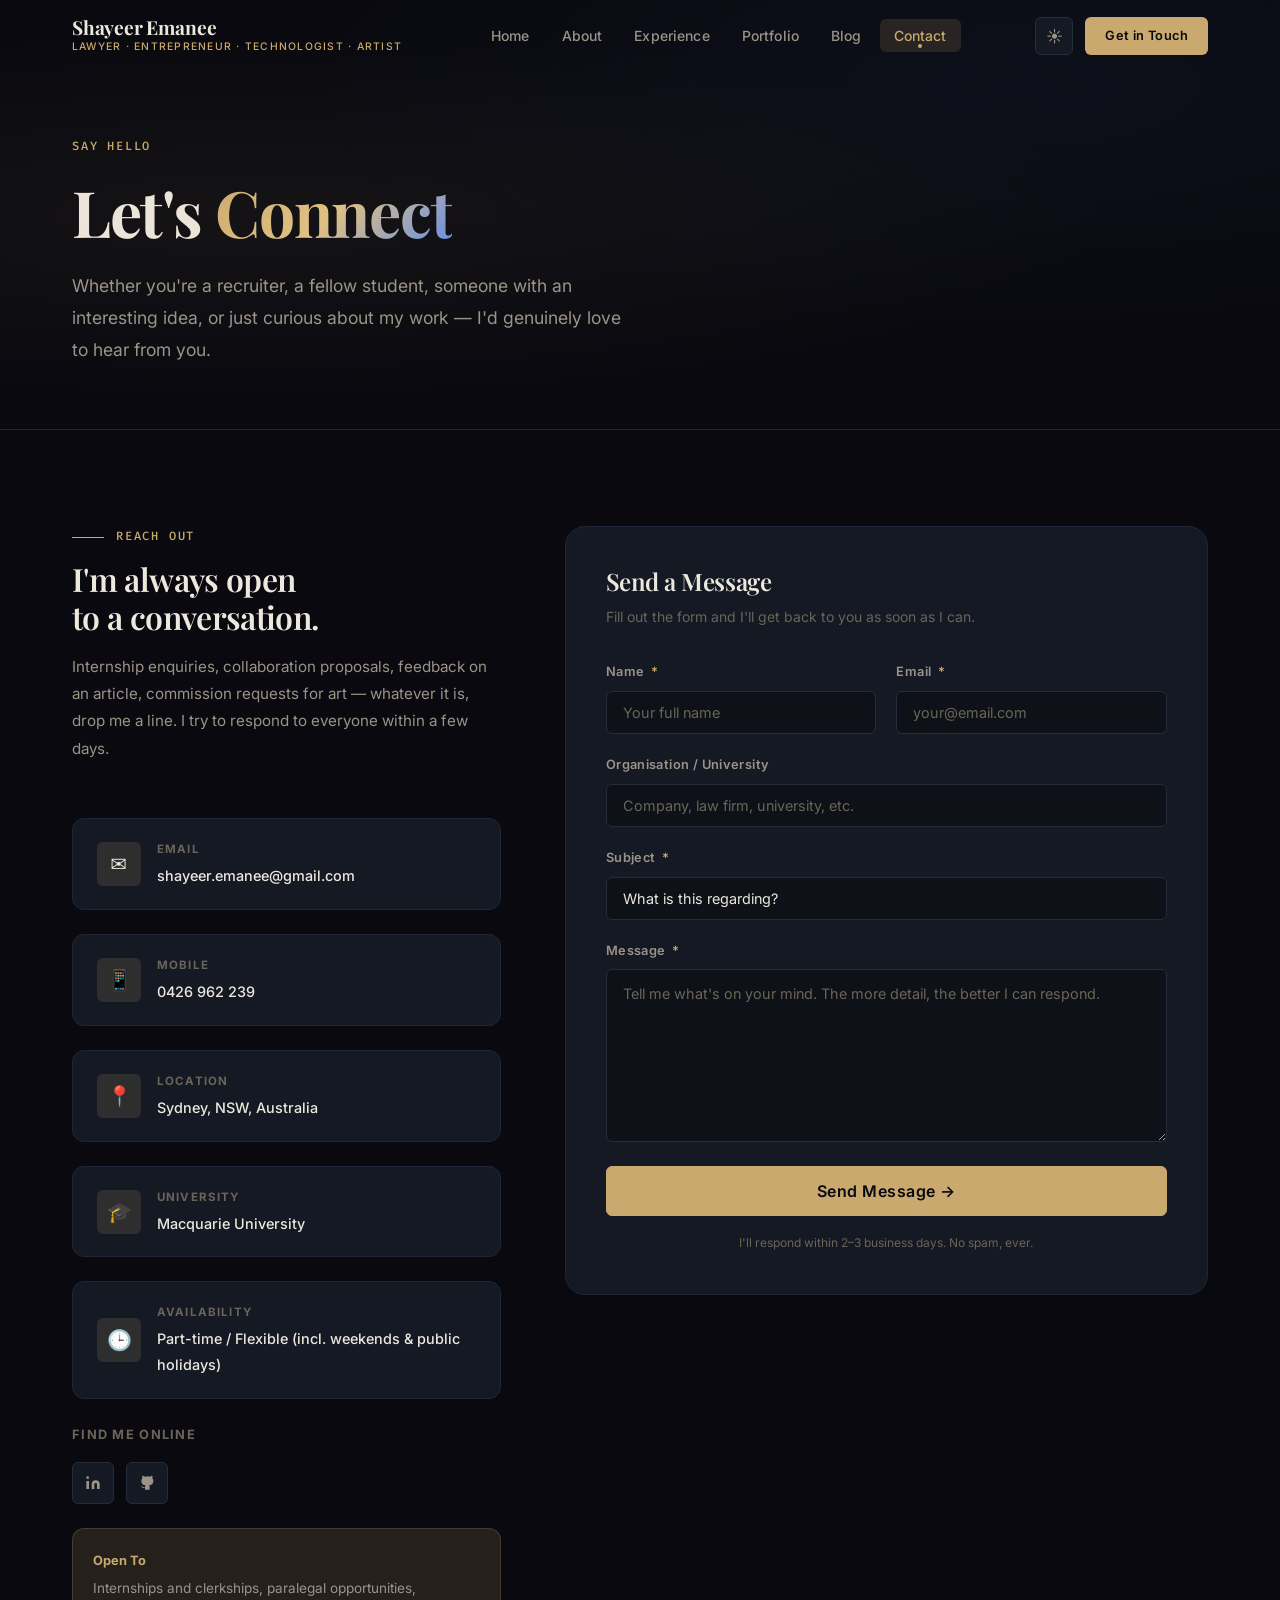
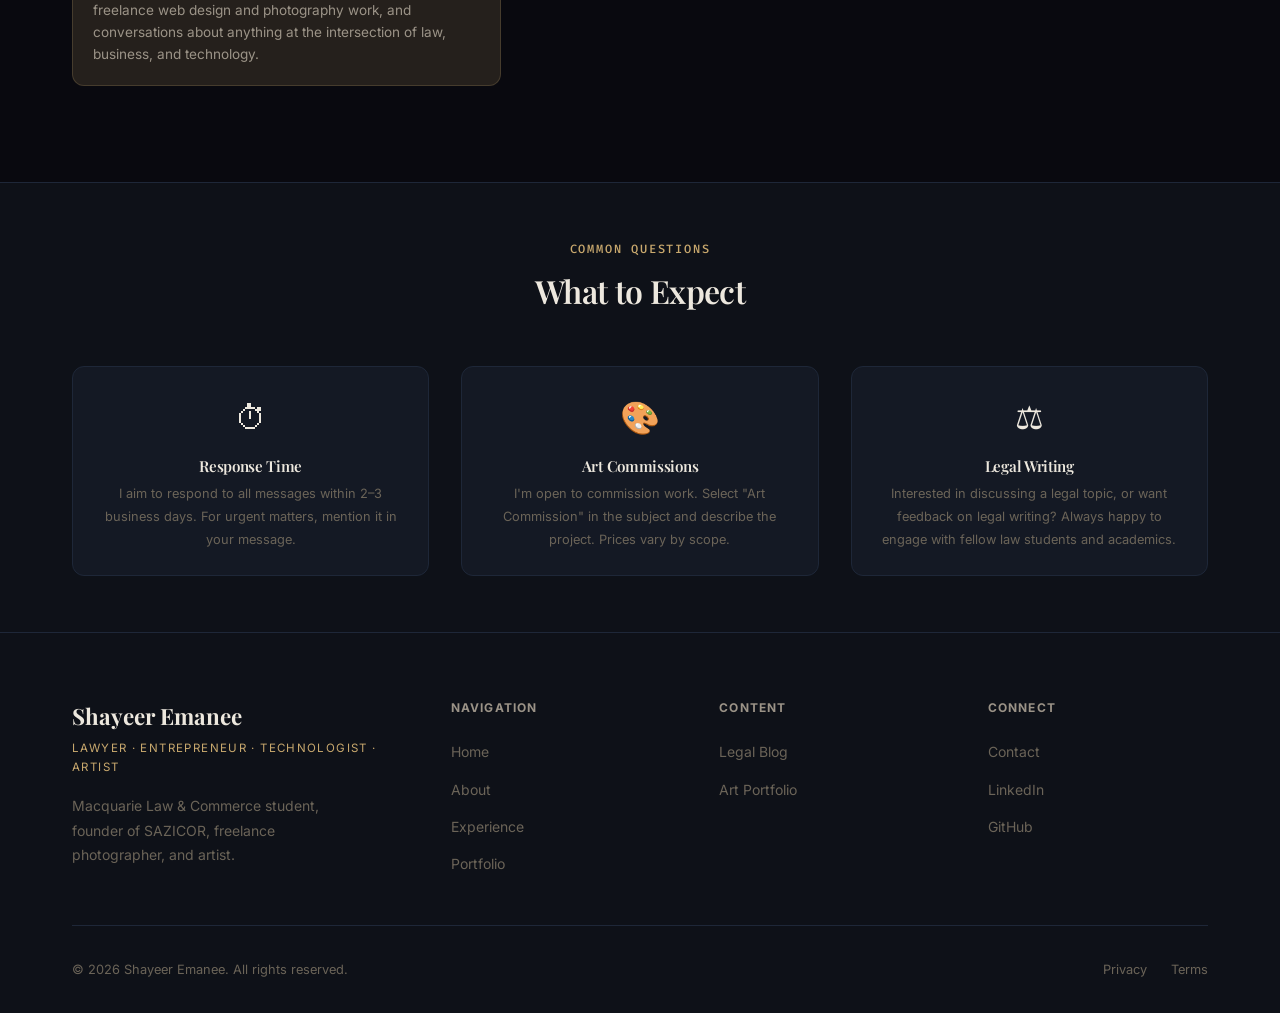
<file: contact.html>
<!DOCTYPE html>
<html lang="en" data-theme="dark">
<head>
  <meta charset="UTF-8" />
  <meta name="viewport" content="width=device-width, initial-scale=1.0" />
  <meta name="description" content="Get in touch with Shayeer Emanee — student, entrepreneur, artist, and legal blogger." />
  <title>Contact — Shayeer Emanee</title>
  <link rel="preconnect" href="https://fonts.googleapis.com" />
  <link rel="preconnect" href="https://fonts.gstatic.com" crossorigin />
  <link rel="stylesheet" href="styles/main.css" />
</head>
<body>

  <div class="scroll-progress" id="scroll-progress"></div>

  <nav class="nav" id="nav">
    <div class="nav__inner">
      <a href="index.html" class="nav__logo">
        <span class="nav__logo-name">Shayeer Emanee</span>
        <span class="nav__logo-title">Lawyer · Entrepreneur · Technologist · Artist</span>
      </a>
      <ul class="nav__links">
        <li><a href="index.html" class="nav__link">Home</a></li>
        <li><a href="about.html" class="nav__link">About</a></li>
        <li><a href="experience.html" class="nav__link">Experience</a></li>
        <li><a href="portfolio.html" class="nav__link">Portfolio</a></li>
        <li><a href="blog.html" class="nav__link">Blog</a></li>
        <li><a href="contact.html" class="nav__link">Contact</a></li>
      </ul>
      <div class="nav__actions">
        <button class="nav__theme-btn" id="theme-toggle" aria-label="Toggle theme">☀</button>
        <a href="contact.html" class="nav__cta">Get in Touch</a>
        <button class="nav__hamburger" id="nav-hamburger" aria-label="Toggle menu">
          <span></span><span></span><span></span>
        </button>
      </div>
    </div>
  </nav>

  <div class="nav__mobile" id="nav-mobile">
    <a href="index.html" class="nav__mobile-link">Home</a>
    <a href="about.html" class="nav__mobile-link">About</a>
    <a href="experience.html" class="nav__mobile-link">Experience</a>
    <a href="portfolio.html" class="nav__mobile-link">Portfolio</a>
    <a href="blog.html" class="nav__mobile-link">Blog</a>
    <a href="contact.html" class="nav__mobile-link">Contact</a>
  </div>

  <main>

    <!-- Page Hero -->
    <section class="page-hero">
      <div class="container">
        <p class="page-hero__eyebrow">Say Hello</p>
        <h1 class="page-hero__title">Let's <span class="gradient-text">Connect</span></h1>
        <p class="page-hero__subtitle">
          Whether you're a recruiter, a fellow student, someone with an interesting idea,
          or just curious about my work — I'd genuinely love to hear from you.
        </p>
      </div>
    </section>

    <!-- ======================================================
         CONTACT LAYOUT
         ====================================================== -->
    <section class="section">
      <div class="container">
        <div class="contact-layout">

          <!-- Contact Info -->
          <div class="contact-info animate-on-scroll">

            <div>
              <p class="section-eyebrow">Reach Out</p>
              <h2 style="font-size:2rem; margin-bottom:1rem;">I'm always open<br />to a conversation.</h2>
              <p style="font-size:0.95rem; color:var(--text-secondary); line-height:1.8; margin-bottom:2rem;">
                Internship enquiries, collaboration proposals, feedback on an article,
                commission requests for art — whatever it is, drop me a line.
                I try to respond to everyone within a few days.
              </p>
            </div>

            <div class="card contact-card">
              <div class="contact-card__icon">✉</div>
              <div>
                <p class="contact-card__label">Email</p>
                <p class="contact-card__value">shayeer.emanee@gmail.com</p>
              </div>
            </div>

            <a href="tel:+61426962239" class="card contact-card">
              <div class="contact-card__icon">📱</div>
              <div>
                <p class="contact-card__label">Mobile</p>
                <p class="contact-card__value">0426 962 239</p>
              </div>
            </a>

            <div class="card contact-card">
              <div class="contact-card__icon">📍</div>
              <div>
                <p class="contact-card__label">Location</p>
                <p class="contact-card__value">Sydney, NSW, Australia</p>
              </div>
            </div>

            <div class="card contact-card">
              <div class="contact-card__icon">🎓</div>
              <div>
                <p class="contact-card__label">University</p>
                <p class="contact-card__value">Macquarie University</p>
              </div>
            </div>

            <div class="card contact-card">
              <div class="contact-card__icon">🕒</div>
              <div>
                <p class="contact-card__label">Availability</p>
                <p class="contact-card__value">Part-time / Flexible (incl. weekends &amp; public holidays)</p>
              </div>
            </div>

            <div>
              <p style="font-size:0.8rem; font-weight:700; color:var(--text-muted); letter-spacing:0.1em; text-transform:uppercase; margin-bottom:1rem;">Find Me Online</p>
              <div class="social-links">
                <a href="https://www.linkedin.com/in/shayeere" class="social-link" aria-label="LinkedIn" title="LinkedIn" target="_blank" rel="noopener">
                  <svg width="16" height="16" viewBox="0 0 24 24" fill="currentColor"><path d="M16 8a6 6 0 016 6v7h-4v-7a2 2 0 00-2-2 2 2 0 00-2 2v7h-4v-7a6 6 0 016-6zM2 9h4v12H2z"/><circle cx="4" cy="4" r="2"/></svg>
                </a>
                <a href="https://github.com/ShayeerEm" class="social-link" aria-label="GitHub" title="GitHub" target="_blank" rel="noopener">
                  <svg width="16" height="16" viewBox="0 0 24 24" fill="currentColor"><path d="M9 19c-5 1.5-5-2.5-7-3m14 6v-3.87a3.37 3.37 0 00-.94-2.61c3.14-.35 6.44-1.54 6.44-7A5.44 5.44 0 0020 4.77 5.07 5.07 0 0019.91 1S18.73.65 16 2.48a13.38 13.38 0 00-7 0C6.27.65 5.09 1 5.09 1A5.07 5.07 0 005 4.77a5.44 5.44 0 00-1.5 3.78c0 5.42 3.3 6.61 6.44 7A3.37 3.37 0 009 18.13V22"/></svg>
                </a>
              </div>
            </div>

            <!-- Availability note -->
            <div style="padding:1.25rem; background:var(--accent-dim); border:1px solid rgba(201,169,110,0.2); border-radius:var(--radius-md);">
              <p style="font-size:0.8rem; font-weight:700; color:var(--accent); margin-bottom:0.375rem;">Open To</p>
              <p style="font-size:0.85rem; color:var(--text-secondary); line-height:1.6; margin:0;">
                Internships and clerkships, paralegal opportunities, freelance web design and
                photography work, and conversations about anything at the intersection of law,
                business, and technology.
              </p>
            </div>

          </div>

          <!-- Contact Form -->
          <div class="contact-form animate-on-scroll">
            <h3 class="contact-form__title">Send a Message</h3>
            <p class="contact-form__subtitle">Fill out the form and I'll get back to you as soon as I can.</p>

            <form id="contact-form" novalidate>
              <div class="form-row">
                <div class="form-group">
                  <label class="form-label" for="contact-name">Name <span>*</span></label>
                  <input
                    type="text"
                    id="contact-name"
                    name="name"
                    class="form-input"
                    placeholder="Your full name"
                    required
                  />
                </div>
                <div class="form-group">
                  <label class="form-label" for="contact-email">Email <span>*</span></label>
                  <input
                    type="email"
                    id="contact-email"
                    name="email"
                    class="form-input"
                    placeholder="your@email.com"
                    required
                  />
                </div>
              </div>

              <div class="form-group">
                <label class="form-label" for="contact-organisation">Organisation / University</label>
                <input
                  type="text"
                  id="contact-organisation"
                  name="organisation"
                  class="form-input"
                  placeholder="Company, law firm, university, etc."
                />
              </div>

              <div class="form-group">
                <label class="form-label" for="contact-subject">Subject <span>*</span></label>
                <select id="contact-subject" name="subject" class="form-select form-input" required>
                  <option value="" disabled selected>What is this regarding?</option>
                  <option value="internship">Internship / Work Opportunity</option>
                  <option value="collaboration">Collaboration</option>
                  <option value="legal">Legal Writing / Research Enquiry</option>
                  <option value="art">Art Commission / Creative Project</option>
                  <option value="blog">Blog Feedback / Discussion</option>
                  <option value="other">Other</option>
                </select>
              </div>

              <div class="form-group">
                <label class="form-label" for="contact-message">Message <span>*</span></label>
                <textarea
                  id="contact-message"
                  name="message"
                  class="form-textarea"
                  placeholder="Tell me what's on your mind. The more detail, the better I can respond."
                  rows="6"
                  required
                ></textarea>
              </div>

              <button type="submit" class="btn btn--primary btn--lg form-submit">
                Send Message →
              </button>

              <p style="font-size:0.75rem; color:var(--text-muted); text-align:center; margin-top:1rem;">
                I'll respond within 2–3 business days. No spam, ever.
              </p>
            </form>
          </div>

        </div>
      </div>
    </section>

    <!-- ======================================================
         FAQ / WHAT TO EXPECT
         ====================================================== -->
    <section class="section--sm" style="background:var(--bg-secondary); border-top:1px solid var(--border);">
      <div class="container">
        <div class="section-header--center animate-on-scroll">
          <p class="section-eyebrow">Common Questions</p>
          <h2 class="section-title" style="font-size:2rem;">What to Expect</h2>
        </div>

        <div class="grid-3">

          <div class="card achievement-card animate-on-scroll">
            <div class="achievement-card__icon">⏱</div>
            <h4 class="achievement-card__title">Response Time</h4>
            <p class="achievement-card__detail">
              I aim to respond to all messages within 2–3 business days.
              For urgent matters, mention it in your message.
            </p>
          </div>

          <div class="card achievement-card animate-on-scroll">
            <div class="achievement-card__icon">🎨</div>
            <h4 class="achievement-card__title">Art Commissions</h4>
            <p class="achievement-card__detail">
              I'm open to commission work. Select "Art Commission" in the subject and
              describe the project. Prices vary by scope.
            </p>
          </div>

          <div class="card achievement-card animate-on-scroll">
            <div class="achievement-card__icon">⚖</div>
            <h4 class="achievement-card__title">Legal Writing</h4>
            <p class="achievement-card__detail">
              Interested in discussing a legal topic, or want feedback on legal writing?
              Always happy to engage with fellow law students and academics.
            </p>
          </div>

        </div>
      </div>
    </section>

  </main>

  <footer class="footer">
    <div class="container">
      <div class="footer__inner">
        <div>
          <div class="footer__brand-name">Shayeer Emanee</div>
          <div class="footer__brand-title">Lawyer · Entrepreneur · Technologist · Artist</div>
          <p class="footer__brand-desc">Macquarie Law &amp; Commerce student, founder of SAZICOR, freelance photographer, and artist.</p>
        </div>
        <div>
          <p class="footer__col-title">Navigation</p>
          <ul class="footer__links">
            <li><a href="index.html" class="footer__link">Home</a></li>
            <li><a href="about.html" class="footer__link">About</a></li>
            <li><a href="experience.html" class="footer__link">Experience</a></li>
            <li><a href="portfolio.html" class="footer__link">Portfolio</a></li>
          </ul>
        </div>
        <div>
          <p class="footer__col-title">Content</p>
          <ul class="footer__links">
            <li><a href="blog.html" class="footer__link">Legal Blog</a></li>
            <li><a href="portfolio.html" class="footer__link">Art Portfolio</a></li>
          </ul>
        </div>
        <div>
          <p class="footer__col-title">Connect</p>
          <ul class="footer__links">
            <li><a href="contact.html" class="footer__link">Contact</a></li>
            <li><a href="https://www.linkedin.com/in/shayeere" class="footer__link" target="_blank" rel="noopener">LinkedIn</a></li>
            <li><a href="https://github.com/ShayeerEm" class="footer__link" target="_blank" rel="noopener">GitHub</a></li>
          </ul>
        </div>
      </div>
      <div class="footer__bottom">
        <p class="footer__copyright">© <span id="footer-year"></span> Shayeer Emanee. All rights reserved.</p>
        <div class="footer__bottom-links">
          <a href="#" class="footer__bottom-link">Privacy</a>
          <a href="#" class="footer__bottom-link">Terms</a>
        </div>
      </div>
    </div>
  </footer>

  <button class="back-to-top" id="back-to-top" aria-label="Back to top">↑</button>

  <script src="js/main.js"></script>
  <script>document.getElementById('footer-year').textContent = new Date().getFullYear();</script>
</body>
</html>
</file>
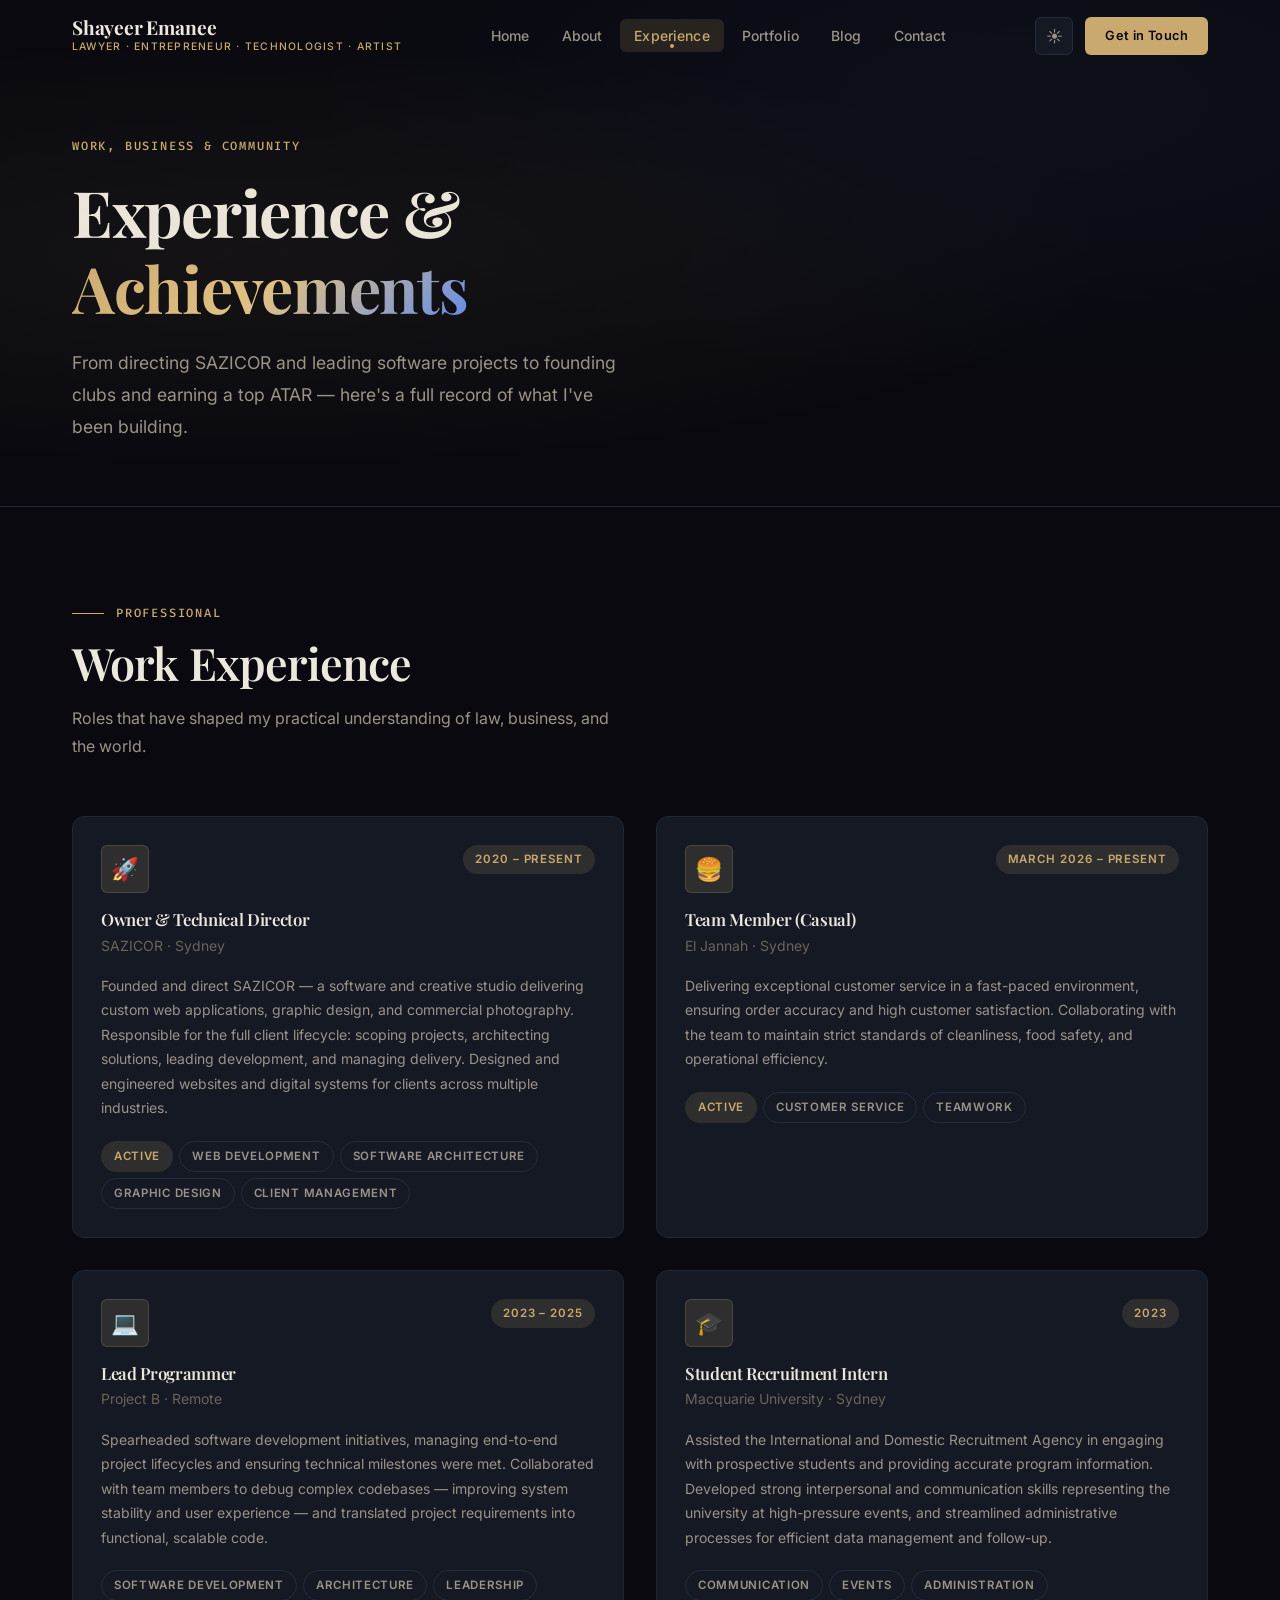
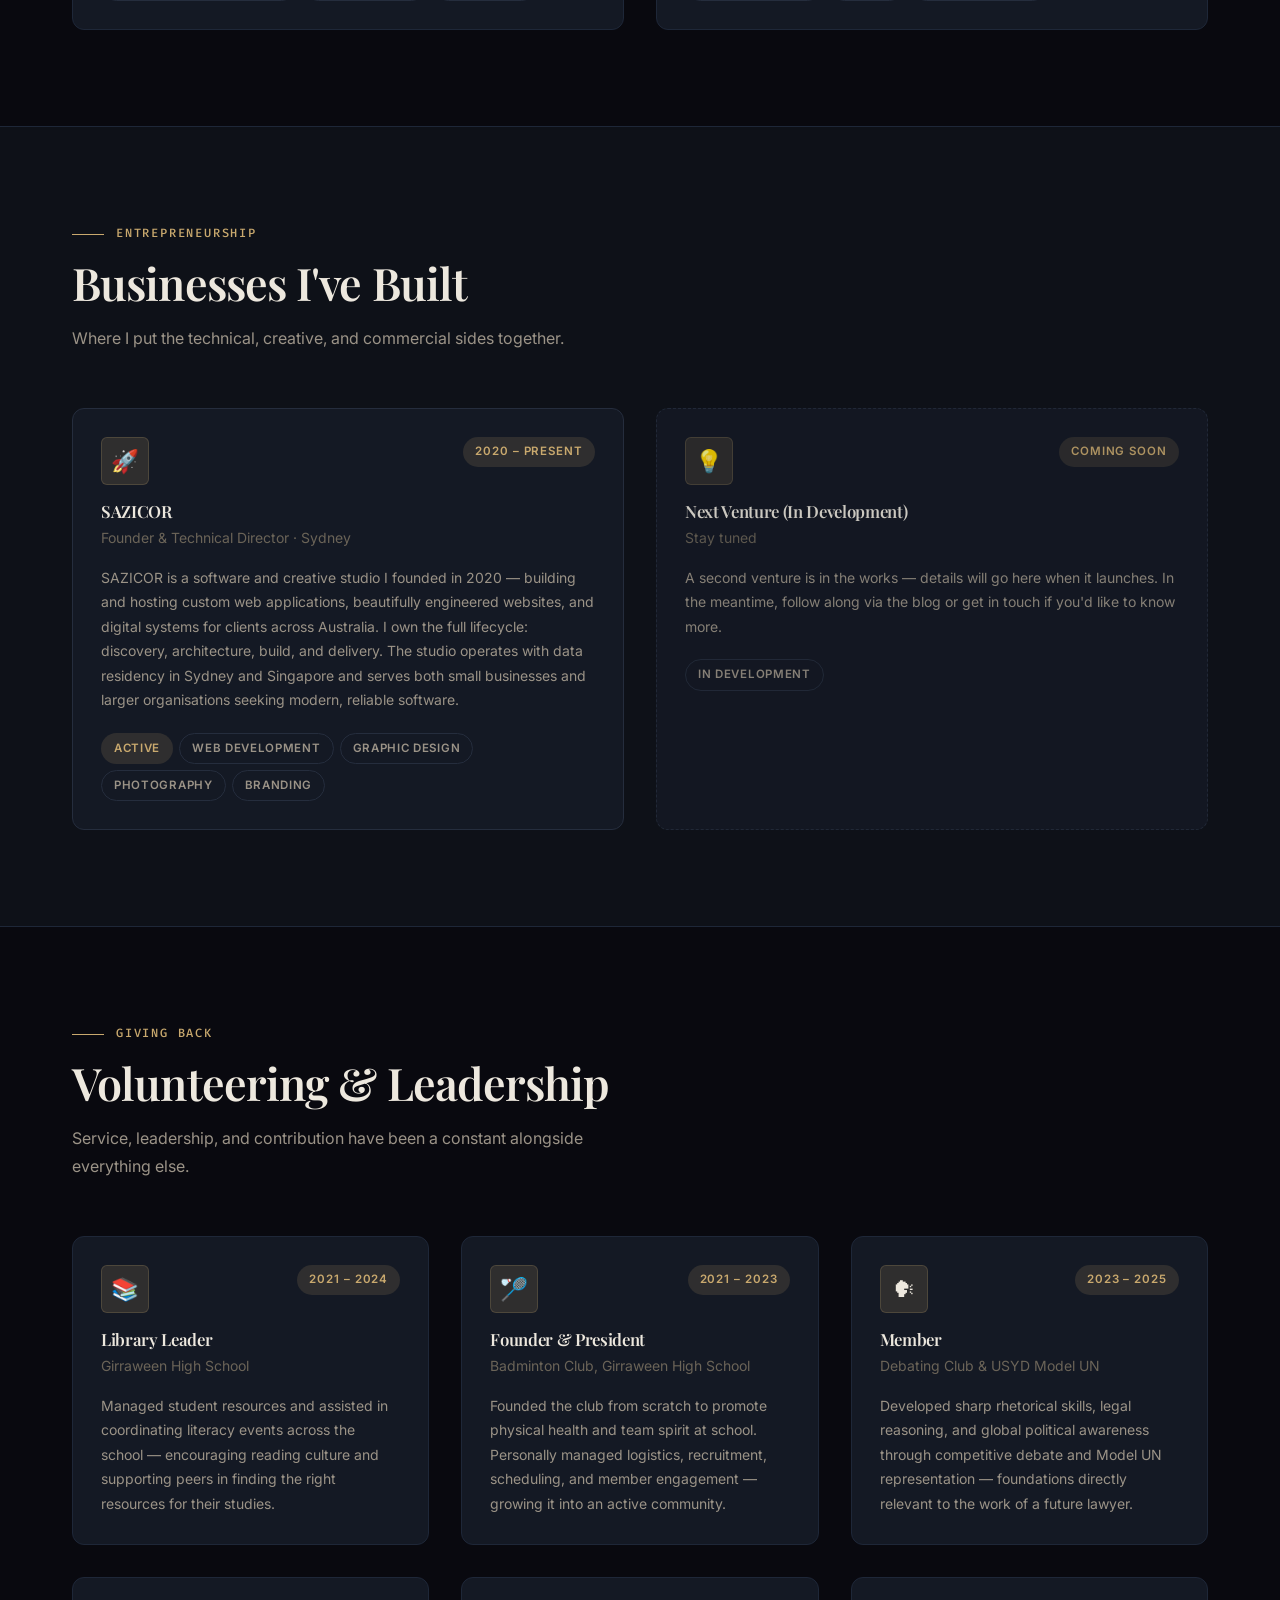
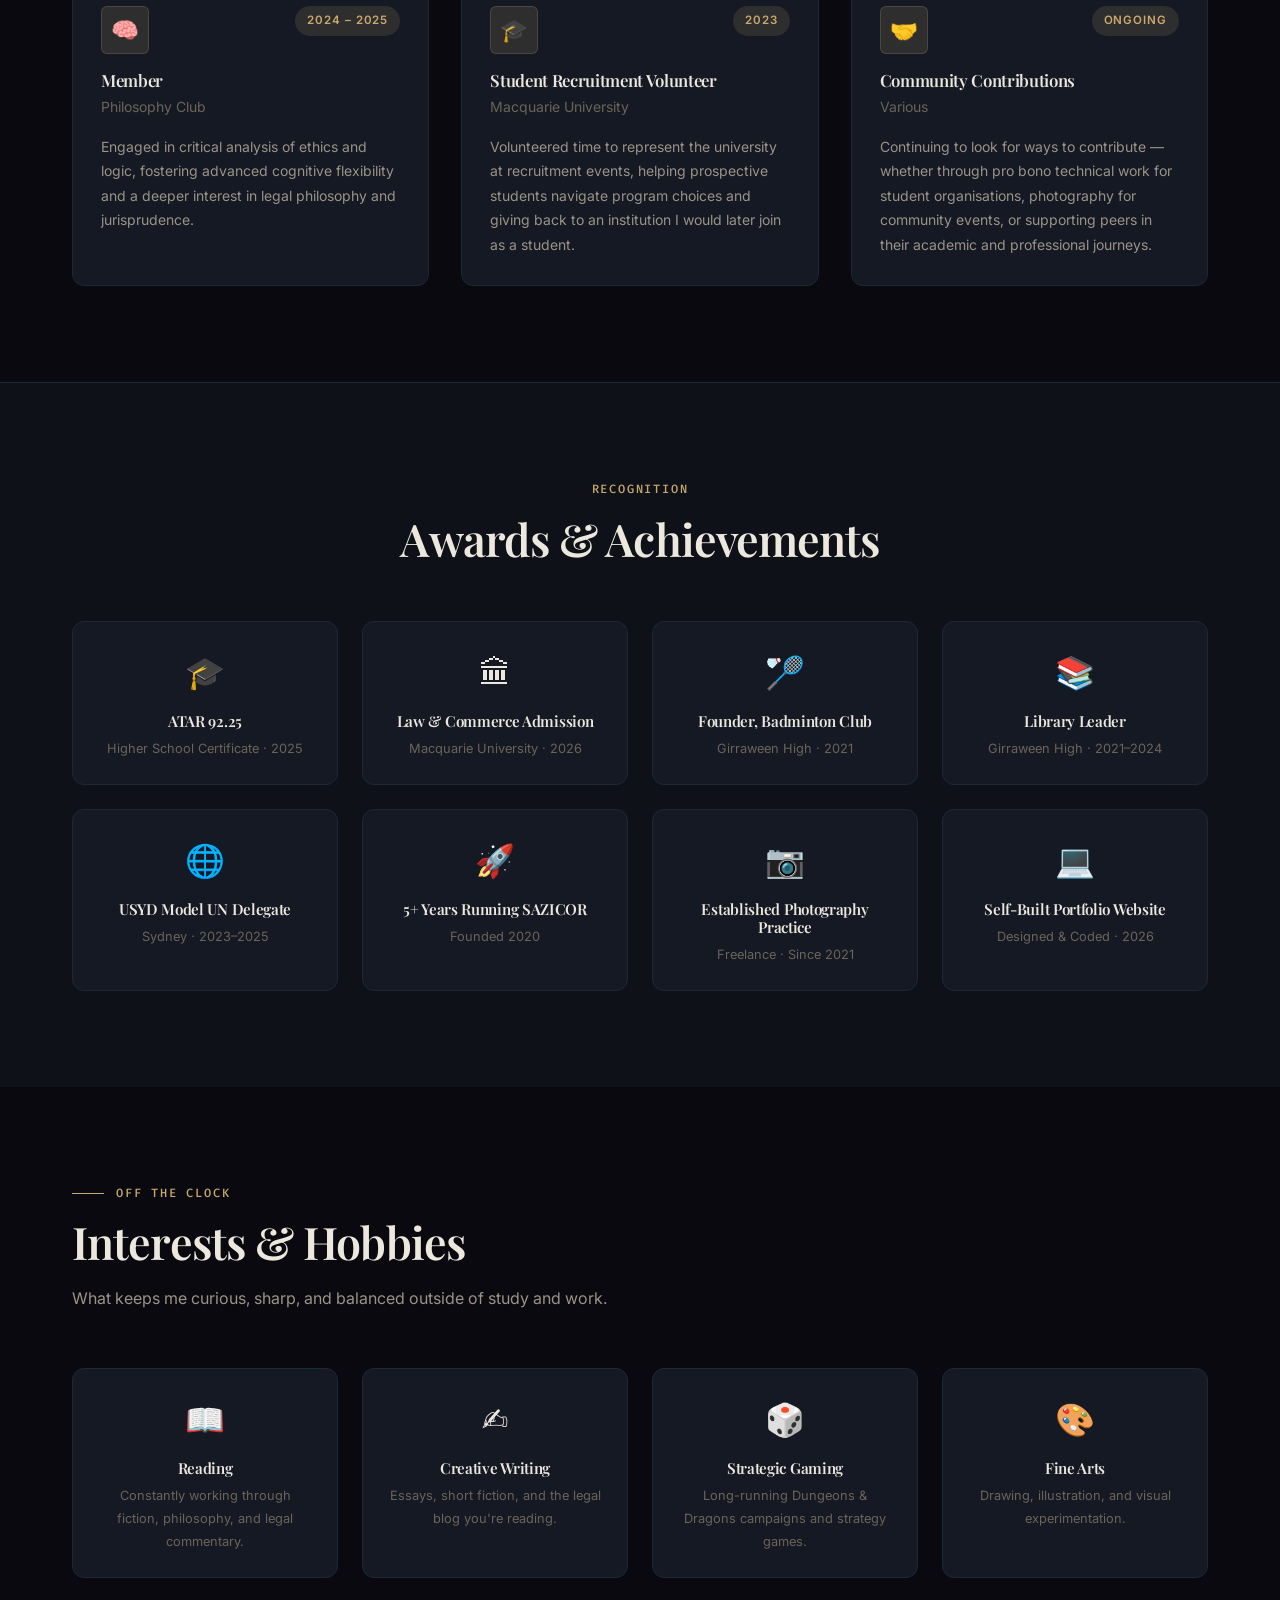
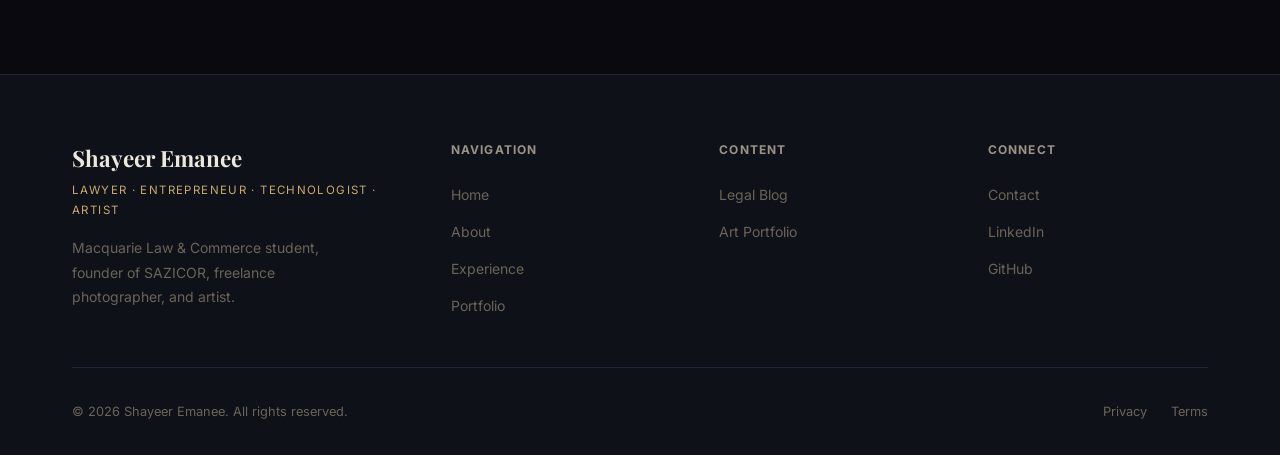
<file: experience.html>
<!DOCTYPE html>
<html lang="en" data-theme="dark">
<head>
  <meta charset="UTF-8" />
  <meta name="viewport" content="width=device-width, initial-scale=1.0" />
  <meta name="description" content="Work experience, businesses, volunteering, and achievements of Shayeer Emanee." />
  <title>Experience — Shayeer Emanee</title>
  <link rel="preconnect" href="https://fonts.googleapis.com" />
  <link rel="preconnect" href="https://fonts.gstatic.com" crossorigin />
  <link rel="stylesheet" href="styles/main.css" />
</head>
<body>

  <div class="scroll-progress" id="scroll-progress"></div>

  <nav class="nav" id="nav">
    <div class="nav__inner">
      <a href="index.html" class="nav__logo">
        <span class="nav__logo-name">Shayeer Emanee</span>
        <span class="nav__logo-title">Lawyer · Entrepreneur · Technologist · Artist</span>
      </a>
      <ul class="nav__links">
        <li><a href="index.html" class="nav__link">Home</a></li>
        <li><a href="about.html" class="nav__link">About</a></li>
        <li><a href="experience.html" class="nav__link">Experience</a></li>
        <li><a href="portfolio.html" class="nav__link">Portfolio</a></li>
        <li><a href="blog.html" class="nav__link">Blog</a></li>
        <li><a href="contact.html" class="nav__link">Contact</a></li>
      </ul>
      <div class="nav__actions">
        <button class="nav__theme-btn" id="theme-toggle" aria-label="Toggle theme">☀</button>
        <a href="contact.html" class="nav__cta">Get in Touch</a>
        <button class="nav__hamburger" id="nav-hamburger" aria-label="Toggle menu">
          <span></span><span></span><span></span>
        </button>
      </div>
    </div>
  </nav>

  <div class="nav__mobile" id="nav-mobile">
    <a href="index.html" class="nav__mobile-link">Home</a>
    <a href="about.html" class="nav__mobile-link">About</a>
    <a href="experience.html" class="nav__mobile-link">Experience</a>
    <a href="portfolio.html" class="nav__mobile-link">Portfolio</a>
    <a href="blog.html" class="nav__mobile-link">Blog</a>
    <a href="contact.html" class="nav__mobile-link">Contact</a>
  </div>

  <main>

    <!-- Page Hero -->
    <section class="page-hero">
      <div class="container">
        <p class="page-hero__eyebrow">Work, Business &amp; Community</p>
        <h1 class="page-hero__title">Experience &amp;<br /><span class="gradient-text">Achievements</span></h1>
        <p class="page-hero__subtitle">
          From directing SAZICOR and leading software projects to founding clubs and earning
          a top ATAR — here's a full record of what I've been building.
        </p>
      </div>
    </section>

    <!-- ======================================================
         WORK EXPERIENCE
         ====================================================== -->
    <section class="section">
      <div class="container">
        <div class="section-header animate-on-scroll">
          <p class="section-eyebrow">Professional</p>
          <h2 class="section-title">Work Experience</h2>
          <p class="section-subtitle">Roles that have shaped my practical understanding of law, business, and the world.</p>
        </div>

        <div class="grid-2">

          <div class="card experience-card animate-on-scroll">
            <div class="experience-card__header">
              <div class="experience-card__icon">🚀</div>
              <span class="experience-card__period">2020 – Present</span>
            </div>
            <h3 class="experience-card__role">Owner &amp; Technical Director</h3>
            <p class="experience-card__org">SAZICOR · Sydney</p>
            <p class="experience-card__desc">
              Founded and direct SAZICOR — a software and creative studio delivering custom web
              applications, graphic design, and commercial photography. Responsible for the full
              client lifecycle: scoping projects, architecting solutions, leading development, and
              managing delivery. Designed and engineered websites and digital systems for clients
              across multiple industries.
            </p>
            <div class="experience-card__skills">
              <span class="tag tag--accent">Active</span>
              <span class="tag">Web Development</span>
              <span class="tag">Software Architecture</span>
              <span class="tag">Graphic Design</span>
              <span class="tag">Client Management</span>
            </div>
          </div>

          <div class="card experience-card animate-on-scroll">
            <div class="experience-card__header">
              <div class="experience-card__icon">🍔</div>
              <span class="experience-card__period">March 2026 – Present</span>
            </div>
            <h3 class="experience-card__role">Team Member (Casual)</h3>
            <p class="experience-card__org">El Jannah · Sydney</p>
            <p class="experience-card__desc">
              Delivering exceptional customer service in a fast-paced environment, ensuring order
              accuracy and high customer satisfaction. Collaborating with the team to maintain
              strict standards of cleanliness, food safety, and operational efficiency.
            </p>
            <div class="experience-card__skills">
              <span class="tag tag--accent">Active</span>
              <span class="tag">Customer Service</span>
              <span class="tag">Teamwork</span>
            </div>
          </div>

          <div class="card experience-card animate-on-scroll">
            <div class="experience-card__header">
              <div class="experience-card__icon">💻</div>
              <span class="experience-card__period">2023 – 2025</span>
            </div>
            <h3 class="experience-card__role">Lead Programmer</h3>
            <p class="experience-card__org">Project B · Remote</p>
            <p class="experience-card__desc">
              Spearheaded software development initiatives, managing end-to-end project lifecycles
              and ensuring technical milestones were met. Collaborated with team members to debug
              complex codebases — improving system stability and user experience — and translated
              project requirements into functional, scalable code.
            </p>
            <div class="experience-card__skills">
              <span class="tag">Software Development</span>
              <span class="tag">Architecture</span>
              <span class="tag">Leadership</span>
            </div>
          </div>

          <div class="card experience-card animate-on-scroll">
            <div class="experience-card__header">
              <div class="experience-card__icon">🎓</div>
              <span class="experience-card__period">2023</span>
            </div>
            <h3 class="experience-card__role">Student Recruitment Intern</h3>
            <p class="experience-card__org">Macquarie University · Sydney</p>
            <p class="experience-card__desc">
              Assisted the International and Domestic Recruitment Agency in engaging with prospective
              students and providing accurate program information. Developed strong interpersonal and
              communication skills representing the university at high-pressure events, and streamlined
              administrative processes for efficient data management and follow-up.
            </p>
            <div class="experience-card__skills">
              <span class="tag">Communication</span>
              <span class="tag">Events</span>
              <span class="tag">Administration</span>
            </div>
          </div>

        </div>
      </div>
    </section>

    <!-- ======================================================
         BUSINESSES
         ====================================================== -->
    <section class="section" style="background:var(--bg-secondary); border-top:1px solid var(--border); border-bottom:1px solid var(--border);">
      <div class="container">
        <div class="section-header animate-on-scroll">
          <p class="section-eyebrow">Entrepreneurship</p>
          <h2 class="section-title">Businesses I've Built</h2>
          <p class="section-subtitle">Where I put the technical, creative, and commercial sides together.</p>
        </div>

        <div class="grid-2">

          <div class="card experience-card animate-on-scroll" style="border-color: var(--border-light);">
            <div class="experience-card__header">
              <div class="experience-card__icon">🚀</div>
              <span class="experience-card__period">2020 – Present</span>
            </div>
            <h3 class="experience-card__role">SAZICOR</h3>
            <p class="experience-card__org">Founder &amp; Technical Director · Sydney</p>
            <p class="experience-card__desc">
              SAZICOR is a software and creative studio I founded in 2020 — building and hosting
              custom web applications, beautifully engineered websites, and digital systems for
              clients across Australia. I own the full lifecycle: discovery, architecture, build,
              and delivery. The studio operates with data residency in Sydney and Singapore and
              serves both small businesses and larger organisations seeking modern, reliable software.
            </p>
            <div class="experience-card__skills">
              <span class="tag tag--accent">Active</span>
              <span class="tag">Web Development</span>
              <span class="tag">Graphic Design</span>
              <span class="tag">Photography</span>
              <span class="tag">Branding</span>
            </div>
          </div>

          <div class="card experience-card animate-on-scroll" style="border-color: var(--border-light); border-style: dashed; opacity: 0.85;">
            <div class="experience-card__header">
              <div class="experience-card__icon">💡</div>
              <span class="experience-card__period">Coming Soon</span>
            </div>
            <h3 class="experience-card__role">Next Venture (In Development)</h3>
            <p class="experience-card__org">Stay tuned</p>
            <p class="experience-card__desc">
              A second venture is in the works — details will go here when it launches.
              In the meantime, follow along via the blog or get in touch if you'd like to know more.
            </p>
            <div class="experience-card__skills">
              <span class="tag">In Development</span>
            </div>
          </div>

        </div>
      </div>
    </section>

    <!-- ======================================================
         VOLUNTEERING & LEADERSHIP
         ====================================================== -->
    <section class="section">
      <div class="container">
        <div class="section-header animate-on-scroll">
          <p class="section-eyebrow">Giving Back</p>
          <h2 class="section-title">Volunteering &amp; Leadership</h2>
          <p class="section-subtitle">Service, leadership, and contribution have been a constant alongside everything else.</p>
        </div>

        <div class="grid-3">

          <div class="card experience-card animate-on-scroll">
            <div class="experience-card__header">
              <div class="experience-card__icon">📚</div>
              <span class="experience-card__period">2021 – 2024</span>
            </div>
            <h3 class="experience-card__role">Library Leader</h3>
            <p class="experience-card__org">Girraween High School</p>
            <p class="experience-card__desc">
              Managed student resources and assisted in coordinating literacy events across the
              school — encouraging reading culture and supporting peers in finding the right
              resources for their studies.
            </p>
          </div>

          <div class="card experience-card animate-on-scroll">
            <div class="experience-card__header">
              <div class="experience-card__icon">🏸</div>
              <span class="experience-card__period">2021 – 2023</span>
            </div>
            <h3 class="experience-card__role">Founder &amp; President</h3>
            <p class="experience-card__org">Badminton Club, Girraween High School</p>
            <p class="experience-card__desc">
              Founded the club from scratch to promote physical health and team spirit at school.
              Personally managed logistics, recruitment, scheduling, and member engagement —
              growing it into an active community.
            </p>
          </div>

          <div class="card experience-card animate-on-scroll">
            <div class="experience-card__header">
              <div class="experience-card__icon">🗣</div>
              <span class="experience-card__period">2023 – 2025</span>
            </div>
            <h3 class="experience-card__role">Member</h3>
            <p class="experience-card__org">Debating Club &amp; USYD Model UN</p>
            <p class="experience-card__desc">
              Developed sharp rhetorical skills, legal reasoning, and global political awareness
              through competitive debate and Model UN representation — foundations directly
              relevant to the work of a future lawyer.
            </p>
          </div>

          <div class="card experience-card animate-on-scroll">
            <div class="experience-card__header">
              <div class="experience-card__icon">🧠</div>
              <span class="experience-card__period">2024 – 2025</span>
            </div>
            <h3 class="experience-card__role">Member</h3>
            <p class="experience-card__org">Philosophy Club</p>
            <p class="experience-card__desc">
              Engaged in critical analysis of ethics and logic, fostering advanced cognitive
              flexibility and a deeper interest in legal philosophy and jurisprudence.
            </p>
          </div>

          <div class="card experience-card animate-on-scroll">
            <div class="experience-card__header">
              <div class="experience-card__icon">🎓</div>
              <span class="experience-card__period">2023</span>
            </div>
            <h3 class="experience-card__role">Student Recruitment Volunteer</h3>
            <p class="experience-card__org">Macquarie University</p>
            <p class="experience-card__desc">
              Volunteered time to represent the university at recruitment events, helping
              prospective students navigate program choices and giving back to an institution
              I would later join as a student.
            </p>
          </div>

          <div class="card experience-card animate-on-scroll">
            <div class="experience-card__header">
              <div class="experience-card__icon">🤝</div>
              <span class="experience-card__period">Ongoing</span>
            </div>
            <h3 class="experience-card__role">Community Contributions</h3>
            <p class="experience-card__org">Various</p>
            <p class="experience-card__desc">
              Continuing to look for ways to contribute — whether through pro bono technical work
              for student organisations, photography for community events, or supporting peers
              in their academic and professional journeys.
            </p>
          </div>

        </div>
      </div>
    </section>

    <!-- ======================================================
         ACHIEVEMENTS & AWARDS
         ====================================================== -->
    <section class="section" style="background:var(--bg-secondary); border-top:1px solid var(--border);">
      <div class="container">
        <div class="section-header--center animate-on-scroll">
          <p class="section-eyebrow">Recognition</p>
          <h2 class="section-title">Awards &amp; Achievements</h2>
        </div>

        <div class="grid-4">

          <div class="card achievement-card animate-on-scroll">
            <div class="achievement-card__icon">🎓</div>
            <h4 class="achievement-card__title">ATAR 92.25</h4>
            <p class="achievement-card__detail">Higher School Certificate · 2025</p>
          </div>

          <div class="card achievement-card animate-on-scroll">
            <div class="achievement-card__icon">🏛</div>
            <h4 class="achievement-card__title">Law &amp; Commerce Admission</h4>
            <p class="achievement-card__detail">Macquarie University · 2026</p>
          </div>

          <div class="card achievement-card animate-on-scroll">
            <div class="achievement-card__icon">🏸</div>
            <h4 class="achievement-card__title">Founder, Badminton Club</h4>
            <p class="achievement-card__detail">Girraween High · 2021</p>
          </div>

          <div class="card achievement-card animate-on-scroll">
            <div class="achievement-card__icon">📚</div>
            <h4 class="achievement-card__title">Library Leader</h4>
            <p class="achievement-card__detail">Girraween High · 2021–2024</p>
          </div>

          <div class="card achievement-card animate-on-scroll">
            <div class="achievement-card__icon">🌐</div>
            <h4 class="achievement-card__title">USYD Model UN Delegate</h4>
            <p class="achievement-card__detail">Sydney · 2023–2025</p>
          </div>

          <div class="card achievement-card animate-on-scroll">
            <div class="achievement-card__icon">🚀</div>
            <h4 class="achievement-card__title">5+ Years Running SAZICOR</h4>
            <p class="achievement-card__detail">Founded 2020</p>
          </div>

          <div class="card achievement-card animate-on-scroll">
            <div class="achievement-card__icon">📷</div>
            <h4 class="achievement-card__title">Established Photography Practice</h4>
            <p class="achievement-card__detail">Freelance · Since 2021</p>
          </div>

          <div class="card achievement-card animate-on-scroll">
            <div class="achievement-card__icon">💻</div>
            <h4 class="achievement-card__title">Self-Built Portfolio Website</h4>
            <p class="achievement-card__detail">Designed &amp; Coded · 2026</p>
          </div>

        </div>
      </div>
    </section>

    <!-- ======================================================
         INTERESTS & HOBBIES
         ====================================================== -->
    <section class="section">
      <div class="container">
        <div class="section-header animate-on-scroll">
          <p class="section-eyebrow">Off the Clock</p>
          <h2 class="section-title">Interests &amp; Hobbies</h2>
          <p class="section-subtitle">What keeps me curious, sharp, and balanced outside of study and work.</p>
        </div>

        <div class="grid-4">

          <div class="card achievement-card animate-on-scroll">
            <div class="achievement-card__icon">📖</div>
            <h4 class="achievement-card__title">Reading</h4>
            <p class="achievement-card__detail">Constantly working through fiction, philosophy, and legal commentary.</p>
          </div>

          <div class="card achievement-card animate-on-scroll">
            <div class="achievement-card__icon">✍</div>
            <h4 class="achievement-card__title">Creative Writing</h4>
            <p class="achievement-card__detail">Essays, short fiction, and the legal blog you're reading.</p>
          </div>

          <div class="card achievement-card animate-on-scroll">
            <div class="achievement-card__icon">🎲</div>
            <h4 class="achievement-card__title">Strategic Gaming</h4>
            <p class="achievement-card__detail">Long-running Dungeons &amp; Dragons campaigns and strategy games.</p>
          </div>

          <div class="card achievement-card animate-on-scroll">
            <div class="achievement-card__icon">🎨</div>
            <h4 class="achievement-card__title">Fine Arts</h4>
            <p class="achievement-card__detail">Drawing, illustration, and visual experimentation.</p>
          </div>

        </div>
      </div>
    </section>

  </main>

  <footer class="footer">
    <div class="container">
      <div class="footer__inner">
        <div>
          <div class="footer__brand-name">Shayeer Emanee</div>
          <div class="footer__brand-title">Lawyer · Entrepreneur · Technologist · Artist</div>
          <p class="footer__brand-desc">Macquarie Law &amp; Commerce student, founder of SAZICOR, freelance photographer, and artist.</p>
        </div>
        <div>
          <p class="footer__col-title">Navigation</p>
          <ul class="footer__links">
            <li><a href="index.html" class="footer__link">Home</a></li>
            <li><a href="about.html" class="footer__link">About</a></li>
            <li><a href="experience.html" class="footer__link">Experience</a></li>
            <li><a href="portfolio.html" class="footer__link">Portfolio</a></li>
          </ul>
        </div>
        <div>
          <p class="footer__col-title">Content</p>
          <ul class="footer__links">
            <li><a href="blog.html" class="footer__link">Legal Blog</a></li>
            <li><a href="portfolio.html" class="footer__link">Art Portfolio</a></li>
          </ul>
        </div>
        <div>
          <p class="footer__col-title">Connect</p>
          <ul class="footer__links">
            <li><a href="contact.html" class="footer__link">Contact</a></li>
            <li><a href="https://www.linkedin.com/in/shayeere" class="footer__link" target="_blank" rel="noopener">LinkedIn</a></li>
            <li><a href="https://github.com/ShayeerEm" class="footer__link" target="_blank" rel="noopener">GitHub</a></li>
          </ul>
        </div>
      </div>
      <div class="footer__bottom">
        <p class="footer__copyright">© <span id="footer-year"></span> Shayeer Emanee. All rights reserved.</p>
        <div class="footer__bottom-links">
          <a href="#" class="footer__bottom-link">Privacy</a>
          <a href="#" class="footer__bottom-link">Terms</a>
        </div>
      </div>
    </div>
  </footer>

  <button class="back-to-top" id="back-to-top" aria-label="Back to top">↑</button>

  <script src="js/main.js"></script>
  <script>document.getElementById('footer-year').textContent = new Date().getFullYear();</script>
</body>
</html>
</file>
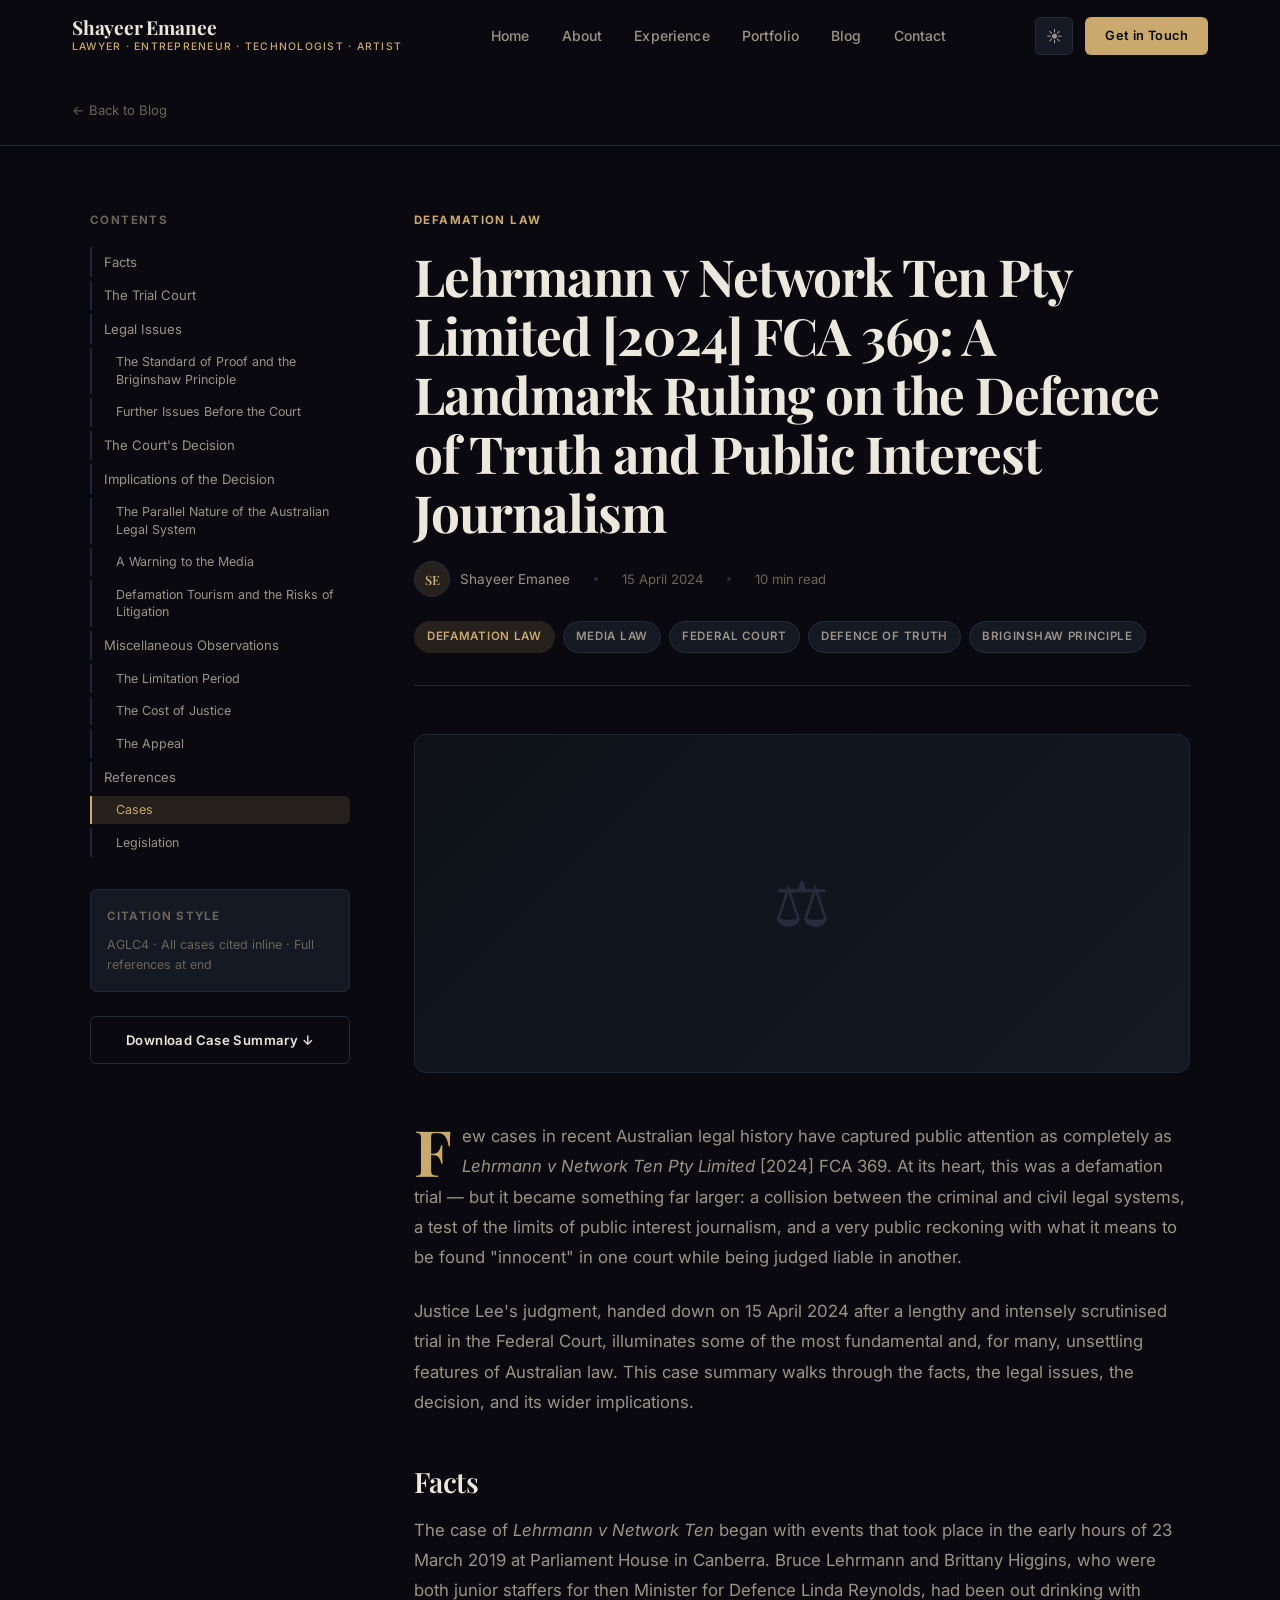
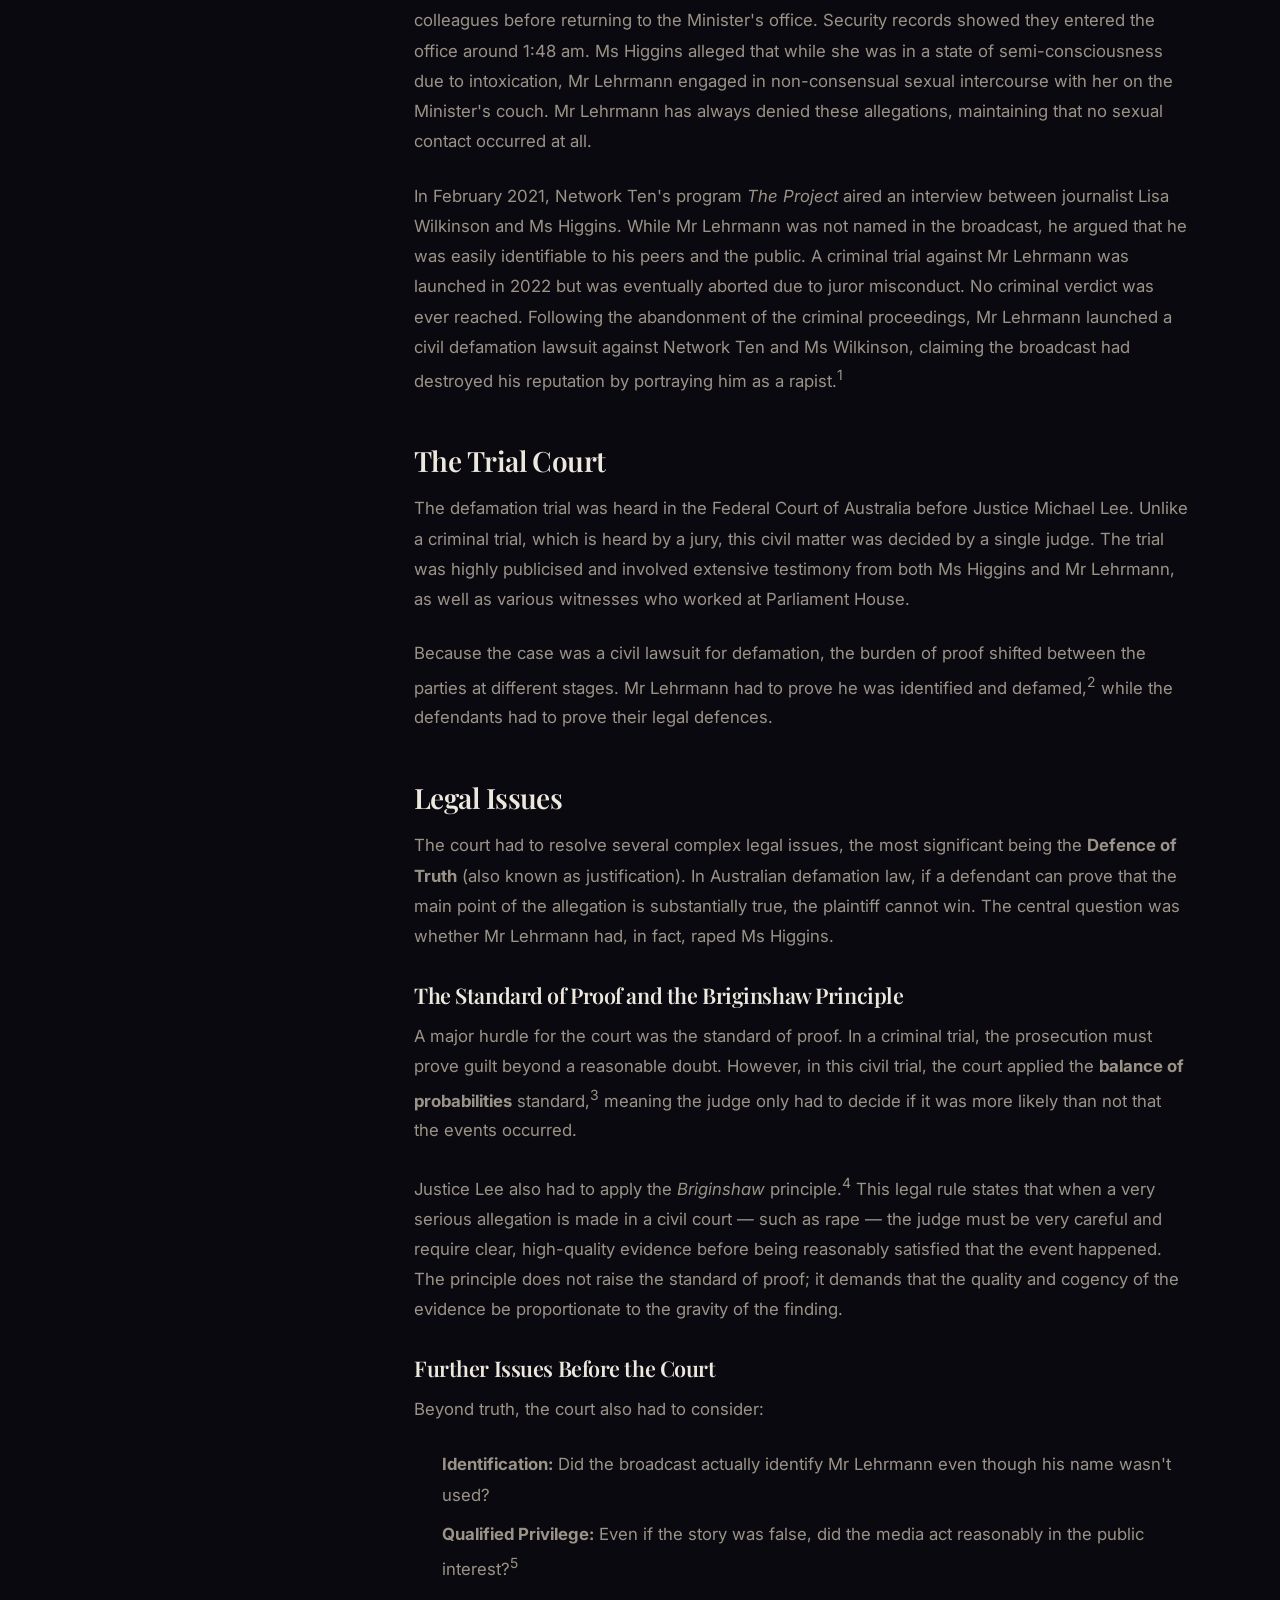
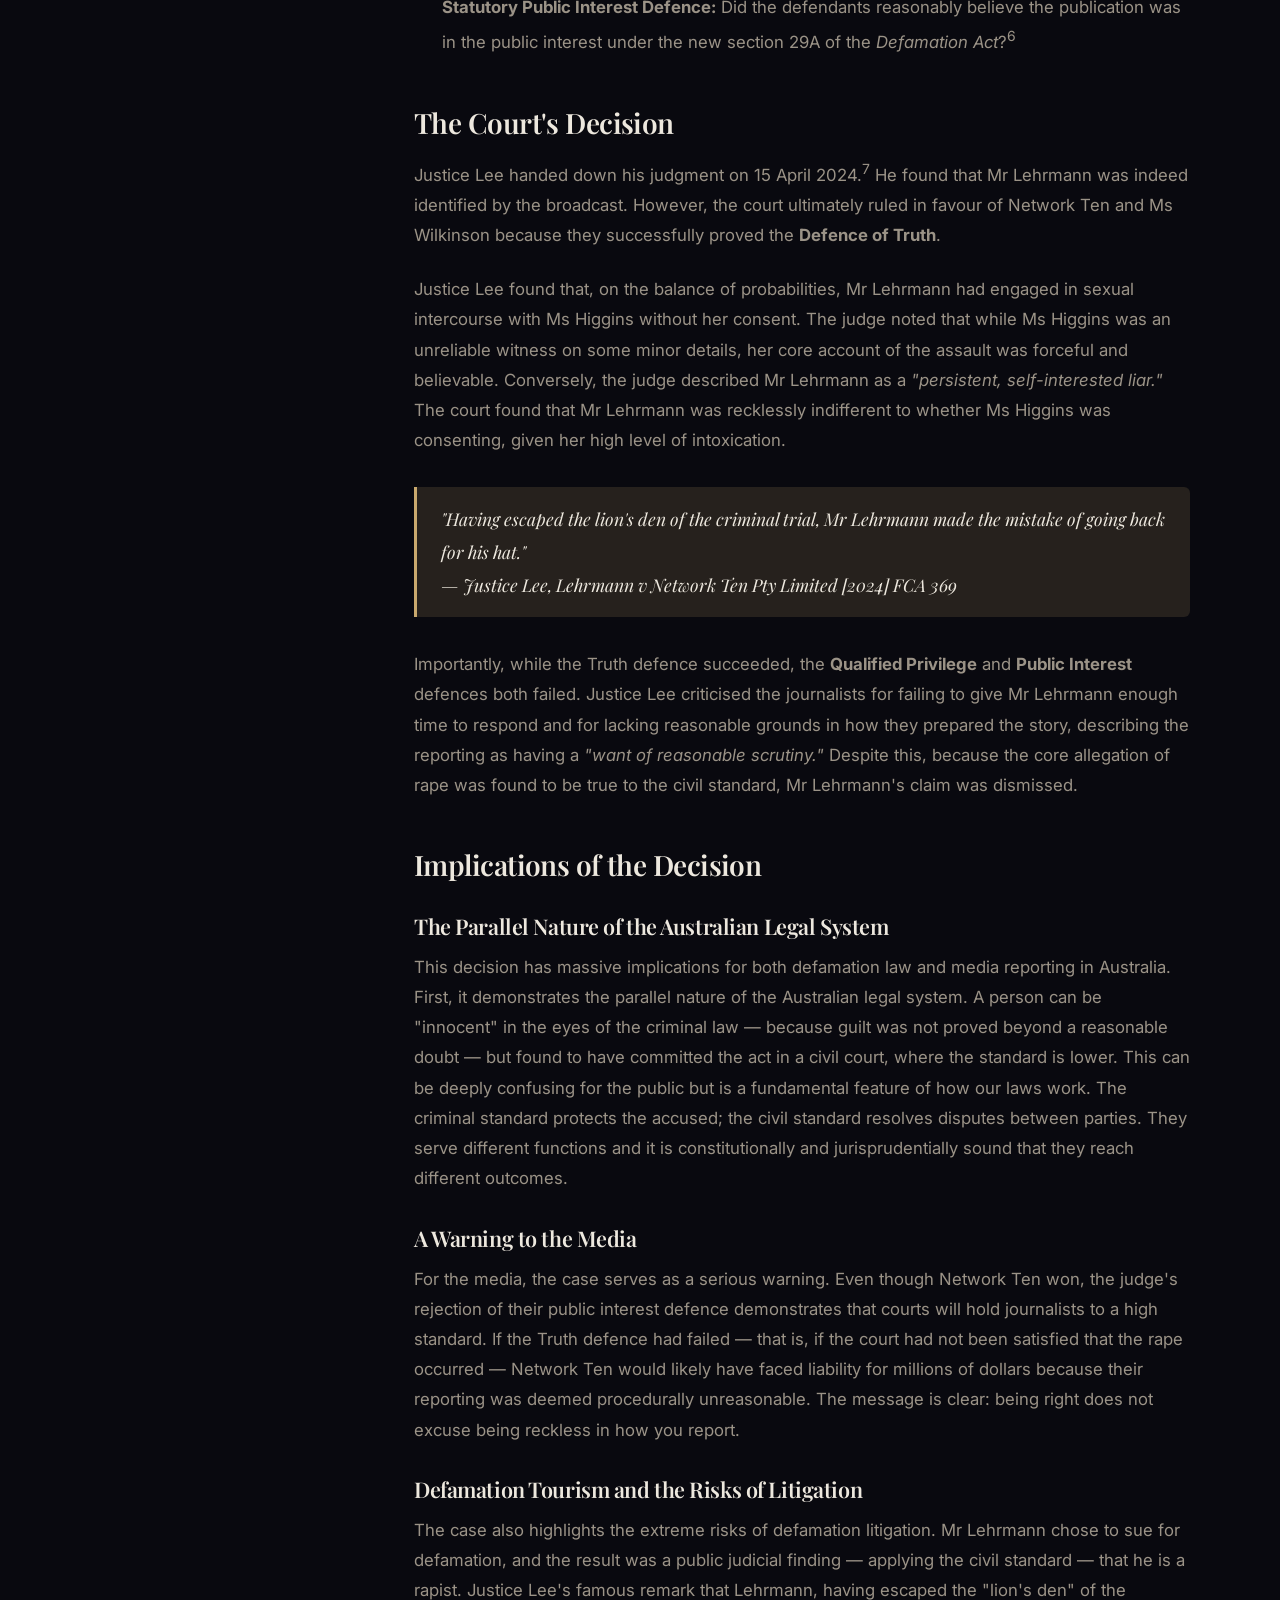
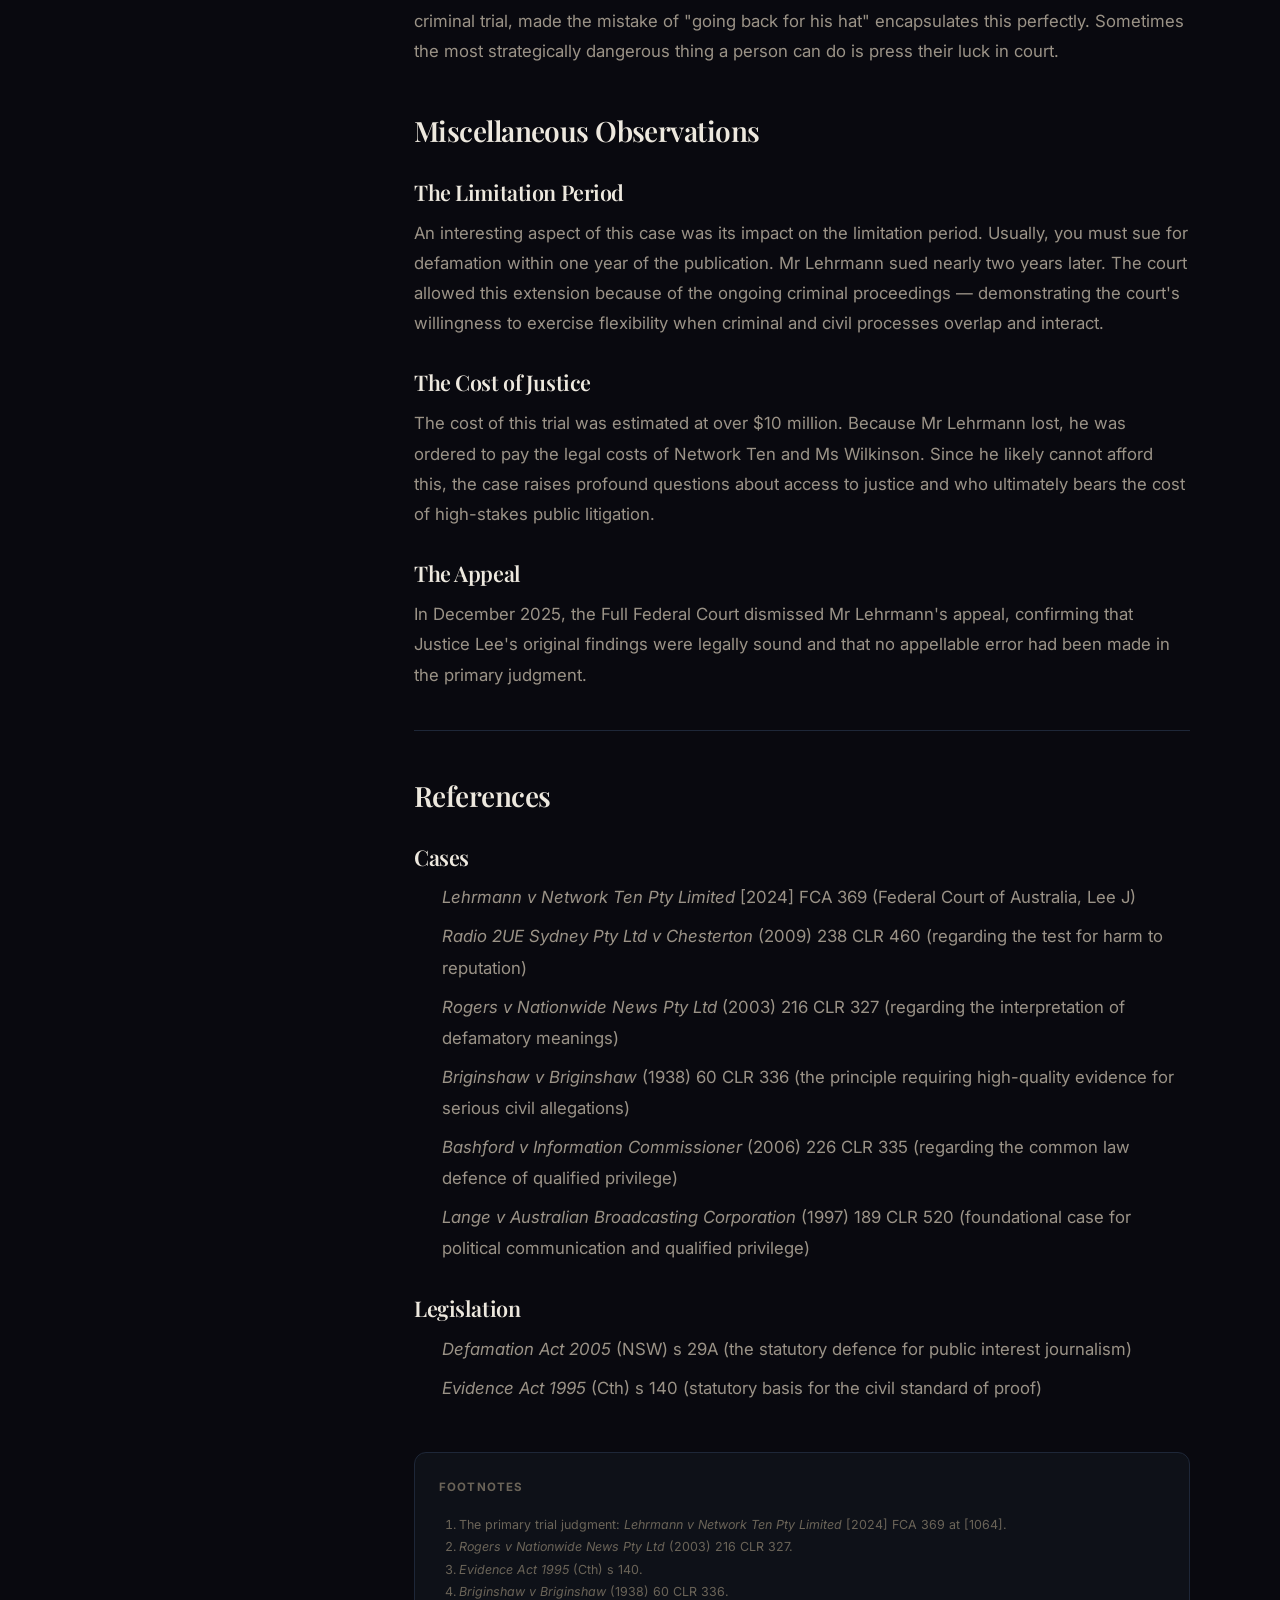
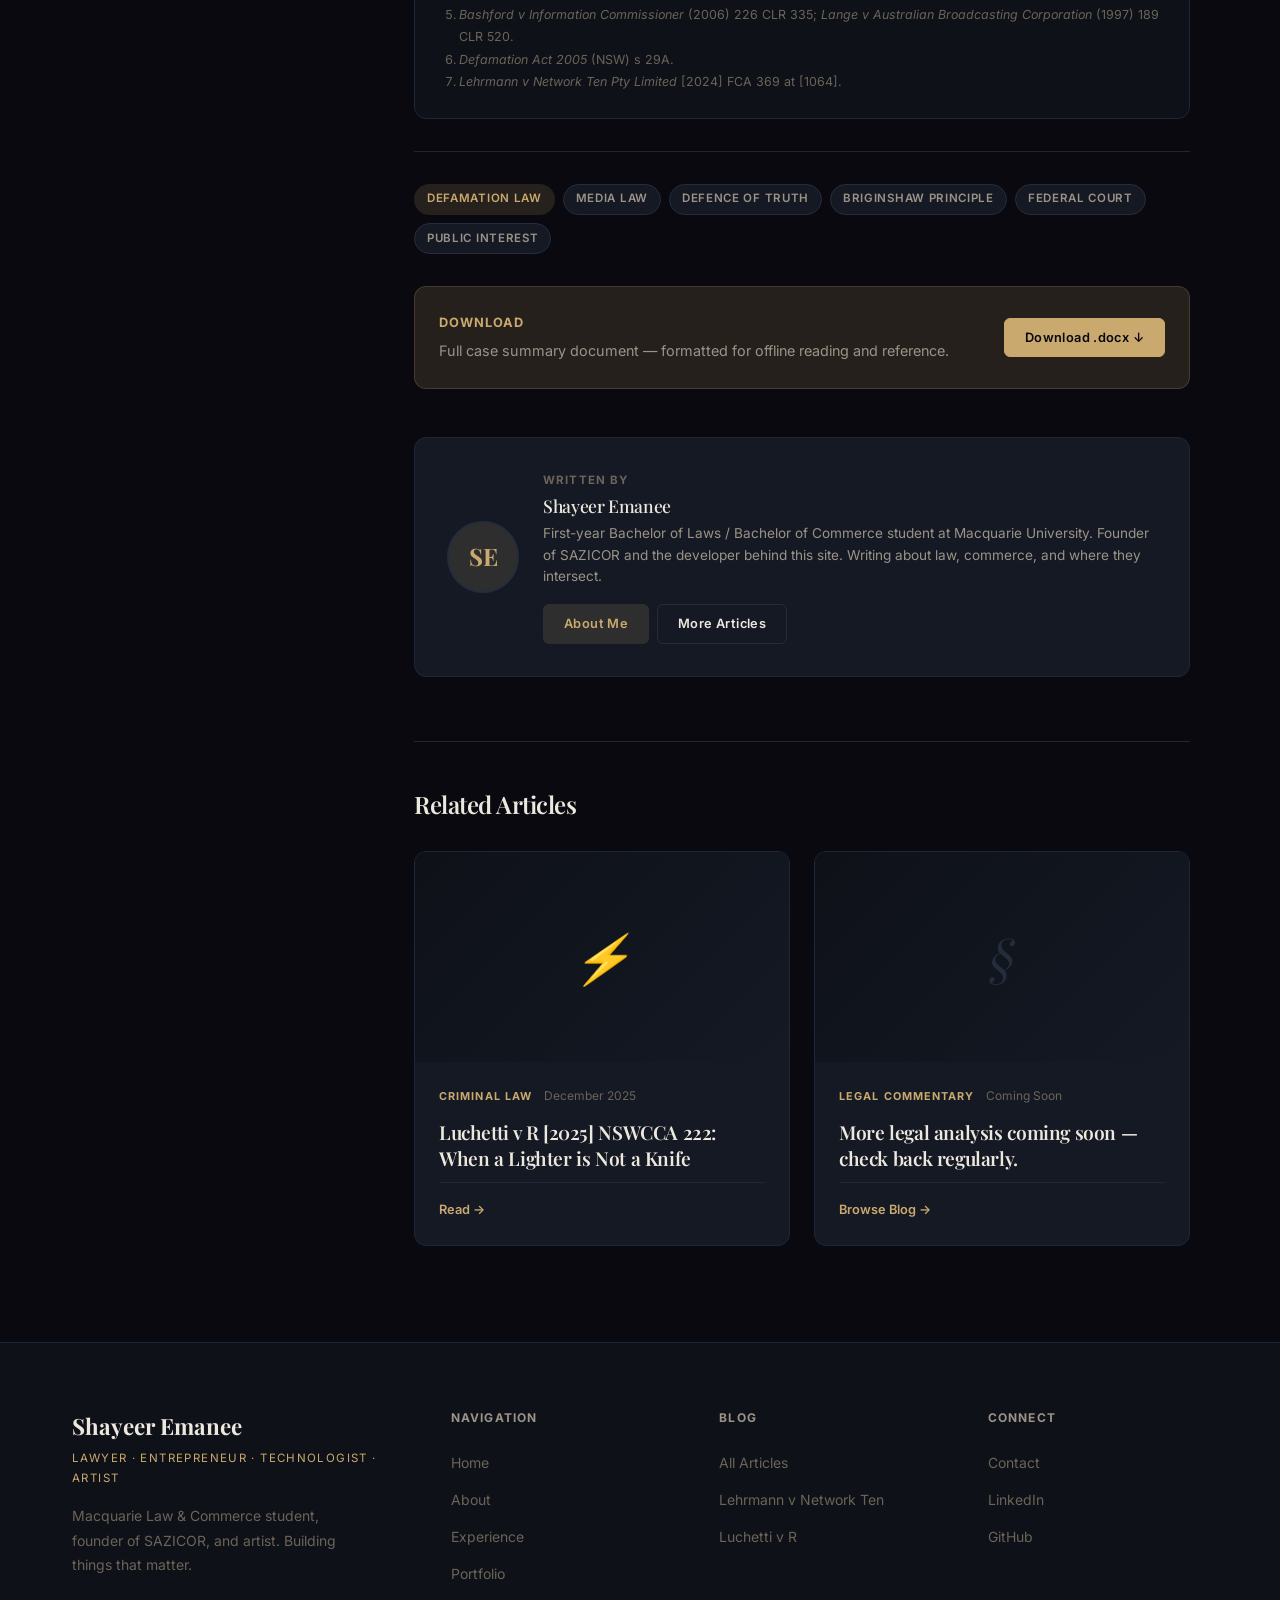
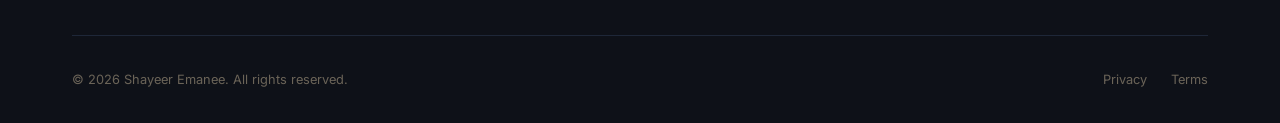
<file: lehrmann-v-network-ten.html>
<!DOCTYPE html>
<html lang="en" data-theme="dark">
<head>
  <meta charset="UTF-8" />
  <meta name="viewport" content="width=device-width, initial-scale=1.0" />
  <meta name="description" content="Case summary and analysis of Lehrmann v Network Ten Pty Limited [2024] FCA 369 — a landmark ruling on the defence of truth, the Briginshaw principle, and the limits of public interest journalism in Australian defamation law." />
  <title>Lehrmann v Network Ten [2024] FCA 369 — Shayeer Emanee</title>
  <link rel="preconnect" href="https://fonts.googleapis.com" />
  <link rel="preconnect" href="https://fonts.gstatic.com" crossorigin />
  <link rel="stylesheet" href="styles/main.css" />
</head>
<body>

  <div class="scroll-progress" id="scroll-progress"></div>

  <nav class="nav" id="nav">
    <div class="nav__inner">
      <a href="index.html" class="nav__logo">
        <span class="nav__logo-name">Shayeer Emanee</span>
        <span class="nav__logo-title">Lawyer · Entrepreneur · Technologist · Artist</span>
      </a>
      <ul class="nav__links">
        <li><a href="index.html" class="nav__link">Home</a></li>
        <li><a href="about.html" class="nav__link">About</a></li>
        <li><a href="experience.html" class="nav__link">Experience</a></li>
        <li><a href="portfolio.html" class="nav__link">Portfolio</a></li>
        <li><a href="blog.html" class="nav__link">Blog</a></li>
        <li><a href="contact.html" class="nav__link">Contact</a></li>
      </ul>
      <div class="nav__actions">
        <button class="nav__theme-btn" id="theme-toggle" aria-label="Toggle theme">☀</button>
        <a href="contact.html" class="nav__cta">Get in Touch</a>
        <button class="nav__hamburger" id="nav-hamburger" aria-label="Toggle menu">
          <span></span><span></span><span></span>
        </button>
      </div>
    </div>
  </nav>

  <div class="nav__mobile" id="nav-mobile">
    <a href="index.html" class="nav__mobile-link">Home</a>
    <a href="about.html" class="nav__mobile-link">About</a>
    <a href="experience.html" class="nav__mobile-link">Experience</a>
    <a href="portfolio.html" class="nav__mobile-link">Portfolio</a>
    <a href="blog.html" class="nav__mobile-link">Blog</a>
    <a href="contact.html" class="nav__mobile-link">Contact</a>
  </div>

  <main>

    <!-- Back Link -->
    <div style="padding: calc(var(--nav-height) + 1.5rem) 0 0; border-bottom: 1px solid var(--border);">
      <div class="container">
        <a href="blog.html" style="display:inline-flex; align-items:center; gap:0.5rem; font-size:0.82rem; color:var(--text-muted); transition:color var(--transition); padding-bottom:1.5rem;">
          ← Back to Blog
        </a>
      </div>
    </div>

    <!-- Article -->
    <article style="padding: 4rem 0 6rem;">
      <div class="container">
        <div class="post-layout">

          <!-- Table of Contents -->
          <aside class="post-toc">
            <p class="post-toc__title">Contents</p>
            <div class="post-toc__list" id="toc-list">
              <!-- Auto-populated by JS -->
            </div>

            <div style="margin-top:2rem; padding:1rem; background:var(--bg-card); border:1px solid var(--border); border-radius:var(--radius-sm);">
              <p style="font-size:0.72rem; font-weight:700; color:var(--text-muted); letter-spacing:0.1em; text-transform:uppercase; margin-bottom:0.5rem;">Citation Style</p>
              <p style="font-size:0.78rem; color:var(--text-muted); line-height:1.6;">AGLC4 · All cases cited inline · Full references at end</p>
            </div>

            <div style="margin-top:1.5rem;">
              <a href="assets/Lehrmann-v-Network-Ten-Case-Summary.docx" download class="btn btn--secondary" style="width:100%; justify-content:center; font-size:0.82rem;">
                Download Case Summary ↓
              </a>
            </div>
          </aside>

          <!-- Article Content -->
          <div>

            <!-- Post Header -->
            <header class="post-header">
              <p class="post-header__category">Defamation Law</p>
              <h1 class="post-header__title">
                Lehrmann v Network Ten Pty Limited [2024] FCA 369: A Landmark Ruling on the Defence of Truth and Public Interest Journalism
              </h1>

              <div class="post-header__meta">
                <div class="post-header__author">
                  <div class="post-header__author-avatar">SE</div>
                  <span>Shayeer Emanee</span>
                </div>
                <div class="post-header__separator"></div>
                <span class="post-header__date">15 April 2024</span>
                <div class="post-header__separator"></div>
                <span class="post-header__read-time">10 min read</span>
              </div>

              <div style="display:flex; flex-wrap:wrap; gap:0.5rem; margin-top:1.5rem;">
                <span class="tag tag--accent">Defamation Law</span>
                <span class="tag">Media Law</span>
                <span class="tag">Federal Court</span>
                <span class="tag">Defence of Truth</span>
                <span class="tag">Briginshaw Principle</span>
              </div>
            </header>

            <!-- Hero Banner -->
            <div style="aspect-ratio:16/7; background: linear-gradient(135deg, var(--bg-secondary), var(--bg-card)); border:1px solid var(--border); border-radius:var(--radius-md); display:flex; align-items:center; justify-content:center; font-size:4rem; color:var(--border-light); margin-bottom:3rem;">⚖</div>

            <!-- Post Body -->
            <div class="post-content">

              <p>
                Few cases in recent Australian legal history have captured public attention as completely as
                <em>Lehrmann v Network Ten Pty Limited</em> [2024] FCA 369. At its heart, this was a defamation
                trial — but it became something far larger: a collision between the criminal and civil legal
                systems, a test of the limits of public interest journalism, and a very public reckoning with
                what it means to be found "innocent" in one court while being judged liable in another.
              </p>

              <p>
                Justice Lee's judgment, handed down on 15 April 2024 after a lengthy and intensely scrutinised
                trial in the Federal Court, illuminates some of the most fundamental and, for many, unsettling
                features of Australian law. This case summary walks through the facts, the legal issues, the
                decision, and its wider implications.
              </p>

              <h2>Facts</h2>

              <p>
                The case of <em>Lehrmann v Network Ten</em> began with events that took place in the early hours
                of 23 March 2019 at Parliament House in Canberra. Bruce Lehrmann and Brittany Higgins, who were
                both junior staffers for then Minister for Defence Linda Reynolds, had been out drinking with
                colleagues before returning to the Minister's office. Security records showed they entered the
                office around 1:48 am. Ms Higgins alleged that while she was in a state of semi-consciousness
                due to intoxication, Mr Lehrmann engaged in non-consensual sexual intercourse with her on the
                Minister's couch. Mr Lehrmann has always denied these allegations, maintaining that no sexual
                contact occurred at all.
              </p>

              <p>
                In February 2021, Network Ten's program <em>The Project</em> aired an interview between journalist
                Lisa Wilkinson and Ms Higgins. While Mr Lehrmann was not named in the broadcast, he argued that
                he was easily identifiable to his peers and the public. A criminal trial against Mr Lehrmann was
                launched in 2022 but was eventually aborted due to juror misconduct. No criminal verdict was ever
                reached. Following the abandonment of the criminal proceedings, Mr Lehrmann launched a civil
                defamation lawsuit against Network Ten and Ms Wilkinson, claiming the broadcast had destroyed his
                reputation by portraying him as a rapist.<sup>1</sup>
              </p>

              <h2>The Trial Court</h2>

              <p>
                The defamation trial was heard in the Federal Court of Australia before Justice Michael Lee.
                Unlike a criminal trial, which is heard by a jury, this civil matter was decided by a single
                judge. The trial was highly publicised and involved extensive testimony from both Ms Higgins and
                Mr Lehrmann, as well as various witnesses who worked at Parliament House.
              </p>

              <p>
                Because the case was a civil lawsuit for defamation, the burden of proof shifted between the
                parties at different stages. Mr Lehrmann had to prove he was identified and defamed,<sup>2</sup>
                while the defendants had to prove their legal defences.
              </p>

              <h2>Legal Issues</h2>

              <p>
                The court had to resolve several complex legal issues, the most significant being the
                <strong>Defence of Truth</strong> (also known as justification). In Australian defamation law,
                if a defendant can prove that the main point of the allegation is substantially true, the plaintiff
                cannot win. The central question was whether Mr Lehrmann had, in fact, raped Ms Higgins.
              </p>

              <h3>The Standard of Proof and the Briginshaw Principle</h3>

              <p>
                A major hurdle for the court was the standard of proof. In a criminal trial, the prosecution must
                prove guilt beyond a reasonable doubt. However, in this civil trial, the court applied the
                <strong>balance of probabilities</strong> standard,<sup>3</sup> meaning the judge only had to
                decide if it was more likely than not that the events occurred.
              </p>

              <p>
                Justice Lee also had to apply the <em>Briginshaw</em> principle.<sup>4</sup> This legal rule
                states that when a very serious allegation is made in a civil court — such as rape — the judge
                must be very careful and require clear, high-quality evidence before being reasonably satisfied
                that the event happened. The principle does not raise the standard of proof; it demands that the
                quality and cogency of the evidence be proportionate to the gravity of the finding.
              </p>

              <h3>Further Issues Before the Court</h3>

              <p>
                Beyond truth, the court also had to consider:
              </p>

              <ul>
                <li><strong>Identification:</strong> Did the broadcast actually identify Mr Lehrmann even though his name wasn't used?</li>
                <li><strong>Qualified Privilege:</strong> Even if the story was false, did the media act reasonably in the public interest?<sup>5</sup></li>
                <li><strong>Statutory Public Interest Defence:</strong> Did the defendants reasonably believe the publication was in the public interest under the new section 29A of the <em>Defamation Act</em>?<sup>6</sup></li>
              </ul>

              <h2>The Court's Decision</h2>

              <p>
                Justice Lee handed down his judgment on 15 April 2024.<sup>7</sup> He found that Mr Lehrmann
                was indeed identified by the broadcast. However, the court ultimately ruled in favour of Network
                Ten and Ms Wilkinson because they successfully proved the <strong>Defence of Truth</strong>.
              </p>

              <p>
                Justice Lee found that, on the balance of probabilities, Mr Lehrmann had engaged in sexual
                intercourse with Ms Higgins without her consent. The judge noted that while Ms Higgins was an
                unreliable witness on some minor details, her core account of the assault was forceful and
                believable. Conversely, the judge described Mr Lehrmann as a <em>"persistent, self-interested liar."</em>
                The court found that Mr Lehrmann was recklessly indifferent to whether Ms Higgins was consenting,
                given her high level of intoxication.
              </p>

              <blockquote>
                "Having escaped the lion's den of the criminal trial, Mr Lehrmann made the mistake of going back for his hat."
                <br />— Justice Lee, <em>Lehrmann v Network Ten Pty Limited</em> [2024] FCA 369
              </blockquote>

              <p>
                Importantly, while the Truth defence succeeded, the <strong>Qualified Privilege</strong> and
                <strong>Public Interest</strong> defences both failed. Justice Lee criticised the journalists for
                failing to give Mr Lehrmann enough time to respond and for lacking reasonable grounds in how they
                prepared the story, describing the reporting as having a <em>"want of reasonable scrutiny."</em>
                Despite this, because the core allegation of rape was found to be true to the civil standard,
                Mr Lehrmann's claim was dismissed.
              </p>

              <h2>Implications of the Decision</h2>

              <h3>The Parallel Nature of the Australian Legal System</h3>

              <p>
                This decision has massive implications for both defamation law and media reporting in Australia.
                First, it demonstrates the parallel nature of the Australian legal system. A person can be
                "innocent" in the eyes of the criminal law — because guilt was not proved beyond a reasonable
                doubt — but found to have committed the act in a civil court, where the standard is lower.
                This can be deeply confusing for the public but is a fundamental feature of how our laws work.
                The criminal standard protects the accused; the civil standard resolves disputes between parties.
                They serve different functions and it is constitutionally and jurisprudentially sound that they
                reach different outcomes.
              </p>

              <h3>A Warning to the Media</h3>

              <p>
                For the media, the case serves as a serious warning. Even though Network Ten won, the judge's
                rejection of their public interest defence demonstrates that courts will hold journalists to a
                high standard. If the Truth defence had failed — that is, if the court had not been satisfied
                that the rape occurred — Network Ten would likely have faced liability for millions of dollars
                because their reporting was deemed procedurally unreasonable. The message is clear: being
                right does not excuse being reckless in how you report.
              </p>

              <h3>Defamation Tourism and the Risks of Litigation</h3>

              <p>
                The case also highlights the extreme risks of defamation litigation. Mr Lehrmann chose to sue
                for defamation, and the result was a public judicial finding — applying the civil standard —
                that he is a rapist. Justice Lee's famous remark that Lehrmann, having escaped the "lion's den"
                of the criminal trial, made the mistake of "going back for his hat" encapsulates this perfectly.
                Sometimes the most strategically dangerous thing a person can do is press their luck in court.
              </p>

              <h2>Miscellaneous Observations</h2>

              <h3>The Limitation Period</h3>

              <p>
                An interesting aspect of this case was its impact on the limitation period. Usually, you must
                sue for defamation within one year of the publication. Mr Lehrmann sued nearly two years later.
                The court allowed this extension because of the ongoing criminal proceedings — demonstrating the
                court's willingness to exercise flexibility when criminal and civil processes overlap and interact.
              </p>

              <h3>The Cost of Justice</h3>

              <p>
                The cost of this trial was estimated at over $10 million. Because Mr Lehrmann lost, he was
                ordered to pay the legal costs of Network Ten and Ms Wilkinson. Since he likely cannot afford
                this, the case raises profound questions about access to justice and who ultimately bears the
                cost of high-stakes public litigation.
              </p>

              <h3>The Appeal</h3>

              <p>
                In December 2025, the Full Federal Court dismissed Mr Lehrmann's appeal, confirming that
                Justice Lee's original findings were legally sound and that no appellable error had been made
                in the primary judgment.
              </p>

              <hr />

              <h2>References</h2>

              <h3>Cases</h3>
              <ul>
                <li><em>Lehrmann v Network Ten Pty Limited</em> [2024] FCA 369 (Federal Court of Australia, Lee J)</li>
                <li><em>Radio 2UE Sydney Pty Ltd v Chesterton</em> (2009) 238 CLR 460 (regarding the test for harm to reputation)</li>
                <li><em>Rogers v Nationwide News Pty Ltd</em> (2003) 216 CLR 327 (regarding the interpretation of defamatory meanings)</li>
                <li><em>Briginshaw v Briginshaw</em> (1938) 60 CLR 336 (the principle requiring high-quality evidence for serious civil allegations)</li>
                <li><em>Bashford v Information Commissioner</em> (2006) 226 CLR 335 (regarding the common law defence of qualified privilege)</li>
                <li><em>Lange v Australian Broadcasting Corporation</em> (1997) 189 CLR 520 (foundational case for political communication and qualified privilege)</li>
              </ul>

              <h3>Legislation</h3>
              <ul>
                <li><em>Defamation Act 2005</em> (NSW) s 29A (the statutory defence for public interest journalism)</li>
                <li><em>Evidence Act 1995</em> (Cth) s 140 (statutory basis for the civil standard of proof)</li>
              </ul>

            </div>
            <!-- end post-content -->

            <!-- Footnotes -->
            <div style="margin-top:3rem; padding:1.5rem; background:var(--bg-secondary); border:1px solid var(--border); border-radius:var(--radius-md);">
              <p style="font-size:0.72rem; font-weight:700; color:var(--text-muted); letter-spacing:0.1em; text-transform:uppercase; margin-bottom:1rem;">Footnotes</p>
              <ol style="font-size:0.78rem; color:var(--text-muted); line-height:1.8; padding-left:1.25rem; margin:0;">
                <li>The primary trial judgment: <em>Lehrmann v Network Ten Pty Limited</em> [2024] FCA 369 at [1064].</li>
                <li><em>Rogers v Nationwide News Pty Ltd</em> (2003) 216 CLR 327.</li>
                <li><em>Evidence Act 1995</em> (Cth) s 140.</li>
                <li><em>Briginshaw v Briginshaw</em> (1938) 60 CLR 336.</li>
                <li><em>Bashford v Information Commissioner</em> (2006) 226 CLR 335; <em>Lange v Australian Broadcasting Corporation</em> (1997) 189 CLR 520.</li>
                <li><em>Defamation Act 2005</em> (NSW) s 29A.</li>
                <li><em>Lehrmann v Network Ten Pty Limited</em> [2024] FCA 369 at [1064].</li>
              </ol>
            </div>

            <!-- Tags -->
            <div class="post-tags" style="margin-top:2rem;">
              <span class="tag tag--accent">Defamation Law</span>
              <span class="tag">Media Law</span>
              <span class="tag">Defence of Truth</span>
              <span class="tag">Briginshaw Principle</span>
              <span class="tag">Federal Court</span>
              <span class="tag">Public Interest</span>
            </div>

            <!-- Download CTA -->
            <div style="margin-top:2rem; padding:1.5rem; background:var(--accent-dim); border:1px solid rgba(201,169,110,0.2); border-radius:var(--radius-md); display:flex; align-items:center; justify-content:space-between; flex-wrap:wrap; gap:1rem;">
              <div>
                <p style="font-size:0.8rem; font-weight:700; color:var(--accent); margin-bottom:0.25rem; text-transform:uppercase; letter-spacing:0.08em;">Download</p>
                <p style="font-size:0.9rem; color:var(--text-secondary); margin:0;">Full case summary document — formatted for offline reading and reference.</p>
              </div>
              <a href="assets/Lehrmann-v-Network-Ten-Case-Summary.docx" download class="btn btn--primary btn--sm">
                Download .docx ↓
              </a>
            </div>

            <!-- Author Card -->
            <div class="card" style="margin-top:3rem; padding:2rem; display:grid; grid-template-columns:auto 1fr; gap:1.5rem; align-items:center;">
              <div style="width:72px; height:72px; border-radius:50%; background:var(--accent-dim); border:2px solid var(--border-light); display:flex; align-items:center; justify-content:center; font-family:var(--font-heading); font-size:1.5rem; color:var(--accent); font-weight:700;">SE</div>
              <div>
                <p style="font-size:0.72rem; font-weight:700; color:var(--text-muted); letter-spacing:0.1em; text-transform:uppercase; margin-bottom:0.3rem;">Written by</p>
                <h4 style="font-size:1.1rem; margin-bottom:0.4rem;">Shayeer Emanee</h4>
                <p style="font-size:0.85rem; color:var(--text-secondary); line-height:1.6; margin-bottom:1rem;">
                  First-year Bachelor of Laws / Bachelor of Commerce student at Macquarie University.
                  Founder of SAZICOR and the developer behind this site. Writing about law, commerce,
                  and where they intersect.
                </p>
                <div style="display:flex; gap:0.5rem;">
                  <a href="about.html" class="btn btn--ghost btn--sm">About Me</a>
                  <a href="blog.html" class="btn btn--secondary btn--sm">More Articles</a>
                </div>
              </div>
            </div>

            <!-- Related Posts -->
            <div class="post-related">
              <h3 class="post-related__title">Related Articles</h3>
              <div class="post-related__grid">

                <article class="blog-card card">
                  <div class="blog-card__img">
                    <div class="blog-card__img-placeholder">⚡</div>
                  </div>
                  <div class="blog-card__body">
                    <div class="blog-card__meta">
                      <span class="blog-card__category">Criminal Law</span>
                      <span class="blog-card__date">December 2025</span>
                    </div>
                    <h3 class="blog-card__title">Luchetti v R [2025] NSWCCA 222: When a Lighter is Not a Knife</h3>
                    <div class="blog-card__footer">
                      <a href="luchetti-v-r.html" class="blog-card__read-link">Read →</a>
                    </div>
                  </div>
                </article>

                <article class="blog-card card">
                  <div class="blog-card__img">
                    <div class="blog-card__img-placeholder">§</div>
                  </div>
                  <div class="blog-card__body">
                    <div class="blog-card__meta">
                      <span class="blog-card__category">Legal Commentary</span>
                      <span class="blog-card__date">Coming Soon</span>
                    </div>
                    <h3 class="blog-card__title">More legal analysis coming soon — check back regularly.</h3>
                    <div class="blog-card__footer">
                      <a href="blog.html" class="blog-card__read-link">Browse Blog →</a>
                    </div>
                  </div>
                </article>

              </div>
            </div>

          </div>
          <!-- end article content column -->

        </div>
      </div>
    </article>

  </main>

  <footer class="footer">
    <div class="container">
      <div class="footer__inner">
        <div>
          <div class="footer__brand-name">Shayeer Emanee</div>
          <div class="footer__brand-title">Lawyer · Entrepreneur · Technologist · Artist</div>
          <p class="footer__brand-desc">Macquarie Law &amp; Commerce student, founder of SAZICOR, and artist. Building things that matter.</p>
        </div>
        <div>
          <p class="footer__col-title">Navigation</p>
          <ul class="footer__links">
            <li><a href="index.html" class="footer__link">Home</a></li>
            <li><a href="about.html" class="footer__link">About</a></li>
            <li><a href="experience.html" class="footer__link">Experience</a></li>
            <li><a href="portfolio.html" class="footer__link">Portfolio</a></li>
          </ul>
        </div>
        <div>
          <p class="footer__col-title">Blog</p>
          <ul class="footer__links">
            <li><a href="blog.html" class="footer__link">All Articles</a></li>
            <li><a href="lehrmann-v-network-ten.html" class="footer__link">Lehrmann v Network Ten</a></li>
            <li><a href="luchetti-v-r.html" class="footer__link">Luchetti v R</a></li>
          </ul>
        </div>
        <div>
          <p class="footer__col-title">Connect</p>
          <ul class="footer__links">
            <li><a href="contact.html" class="footer__link">Contact</a></li>
            <li><a href="https://www.linkedin.com/in/shayeere" class="footer__link" target="_blank" rel="noopener">LinkedIn</a></li>
            <li><a href="https://github.com/ShayeerEm" class="footer__link" target="_blank" rel="noopener">GitHub</a></li>
          </ul>
        </div>
      </div>
      <div class="footer__bottom">
        <p class="footer__copyright">© <span id="footer-year"></span> Shayeer Emanee. All rights reserved.</p>
        <div class="footer__bottom-links">
          <a href="#" class="footer__bottom-link">Privacy</a>
          <a href="#" class="footer__bottom-link">Terms</a>
        </div>
      </div>
    </div>
  </footer>

  <button class="back-to-top" id="back-to-top" aria-label="Back to top">↑</button>

  <script src="js/main.js"></script>
  <script>document.getElementById('footer-year').textContent = new Date().getFullYear();</script>
</body>
</html>
</file>
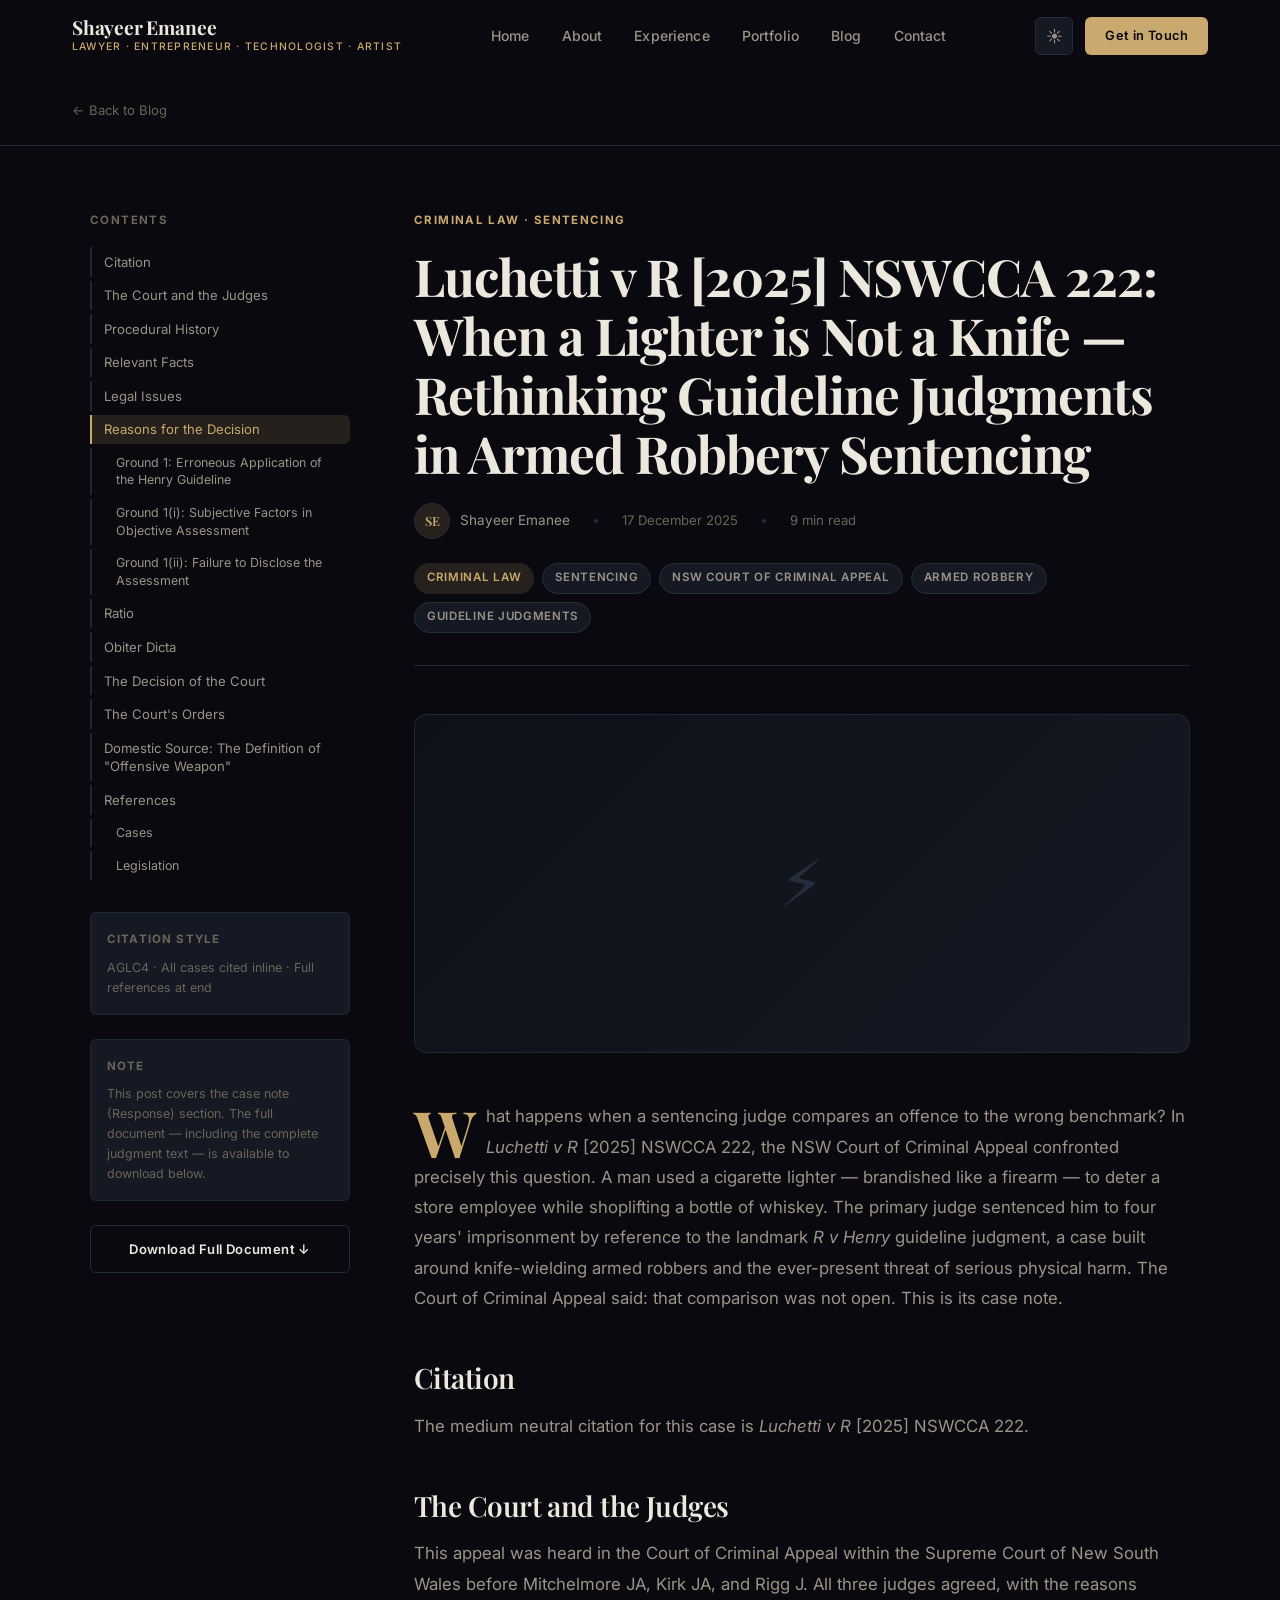
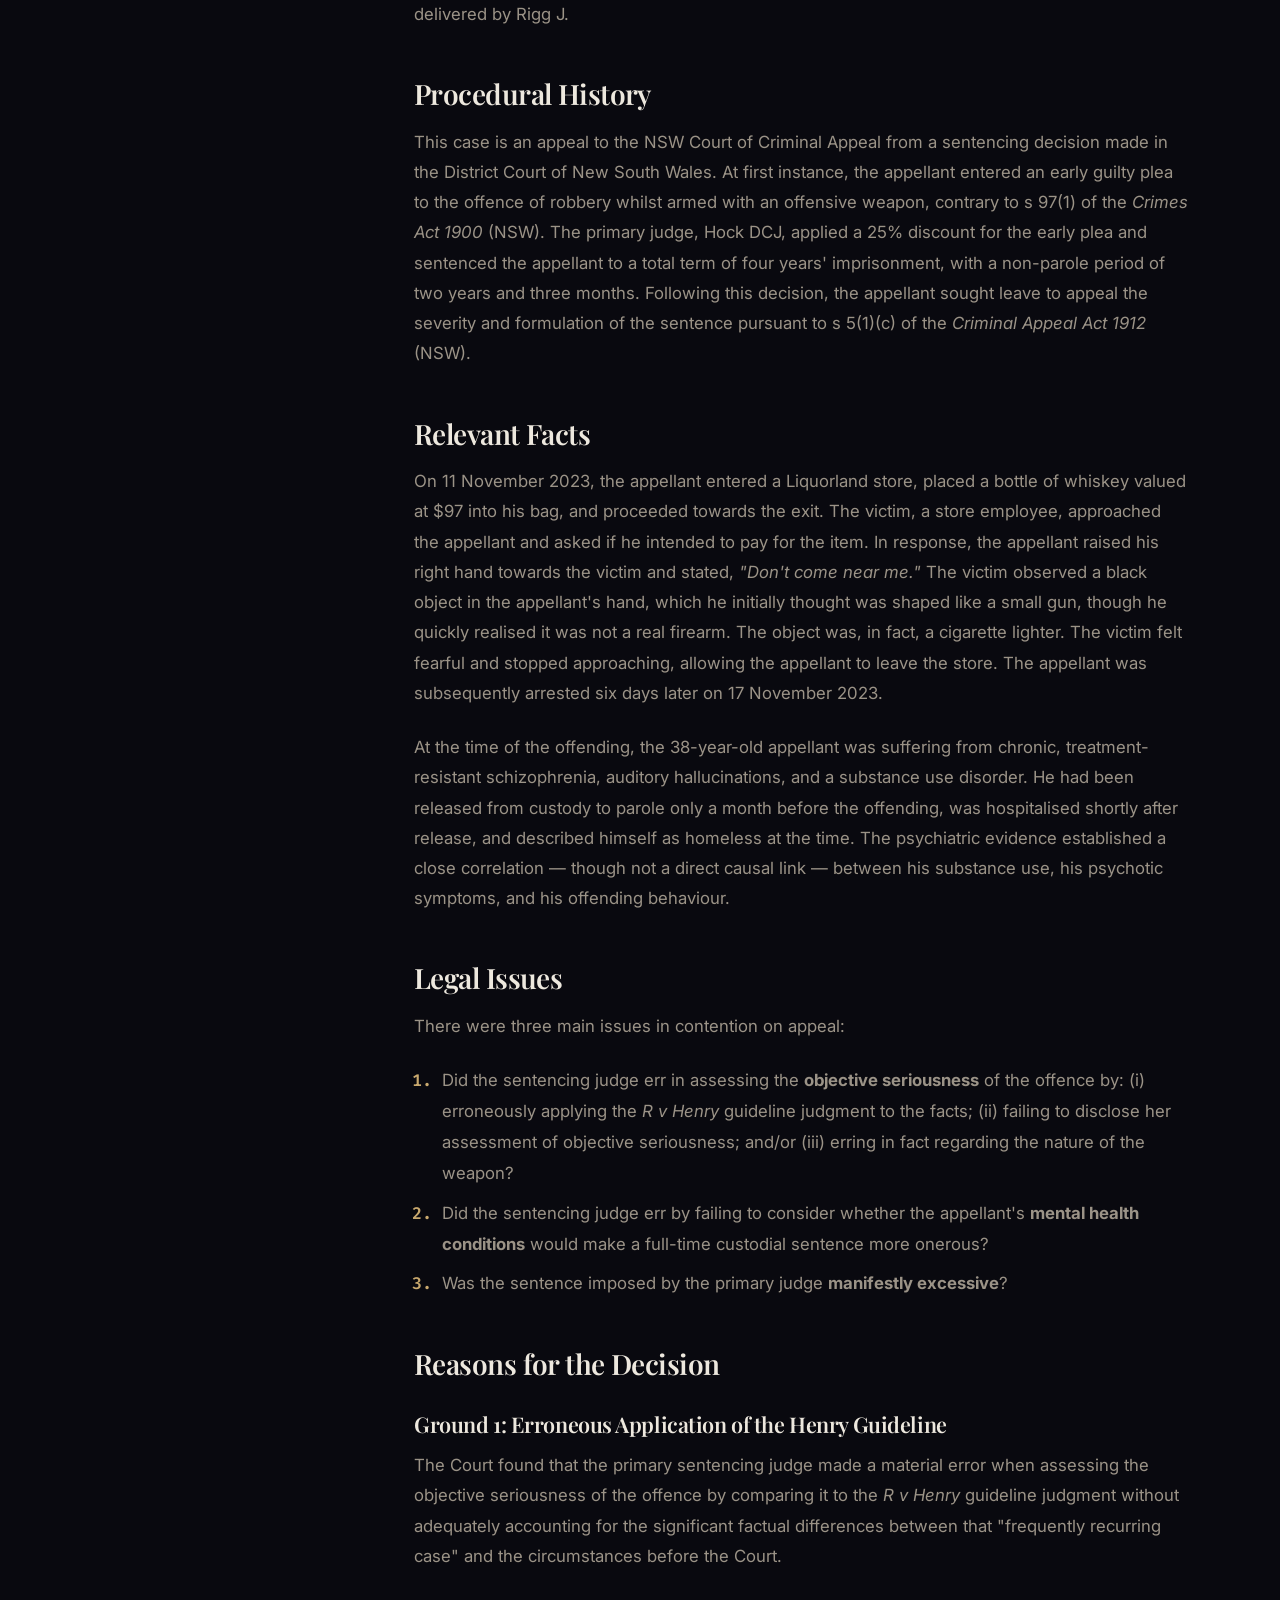
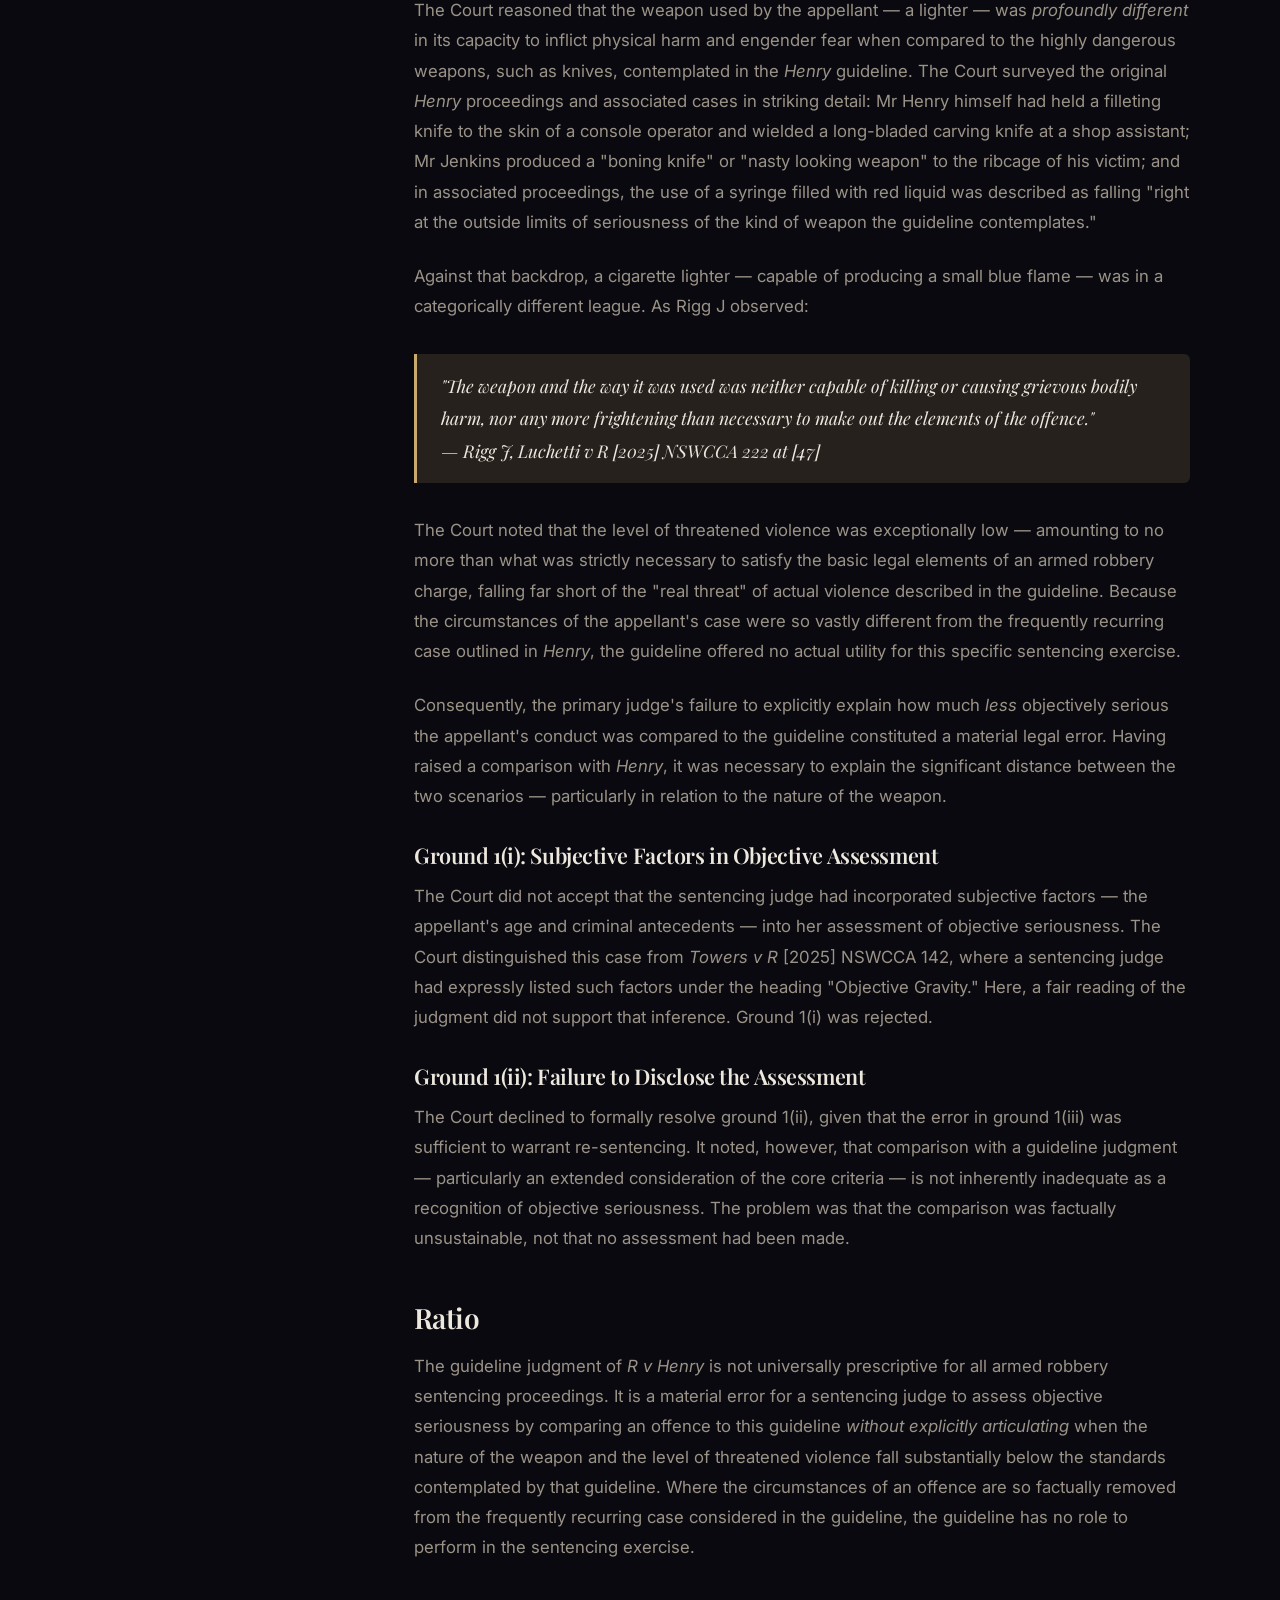
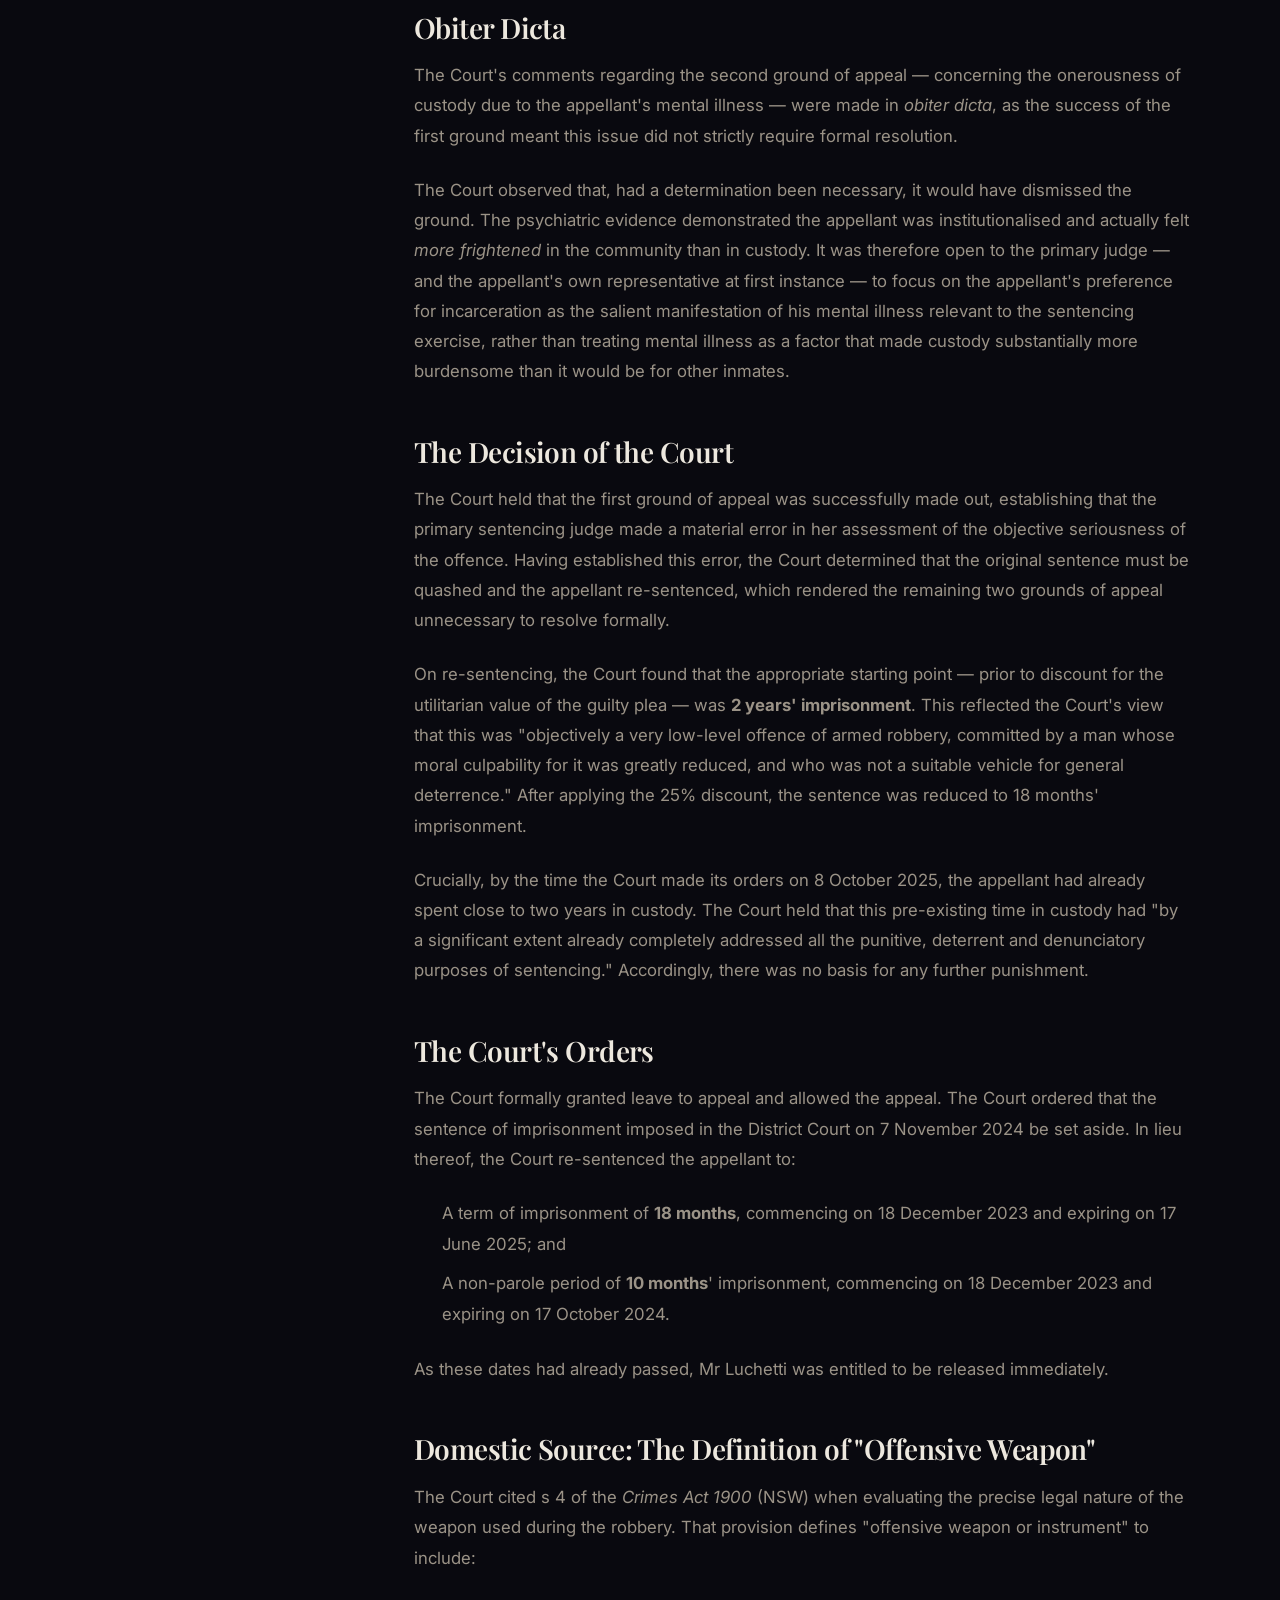
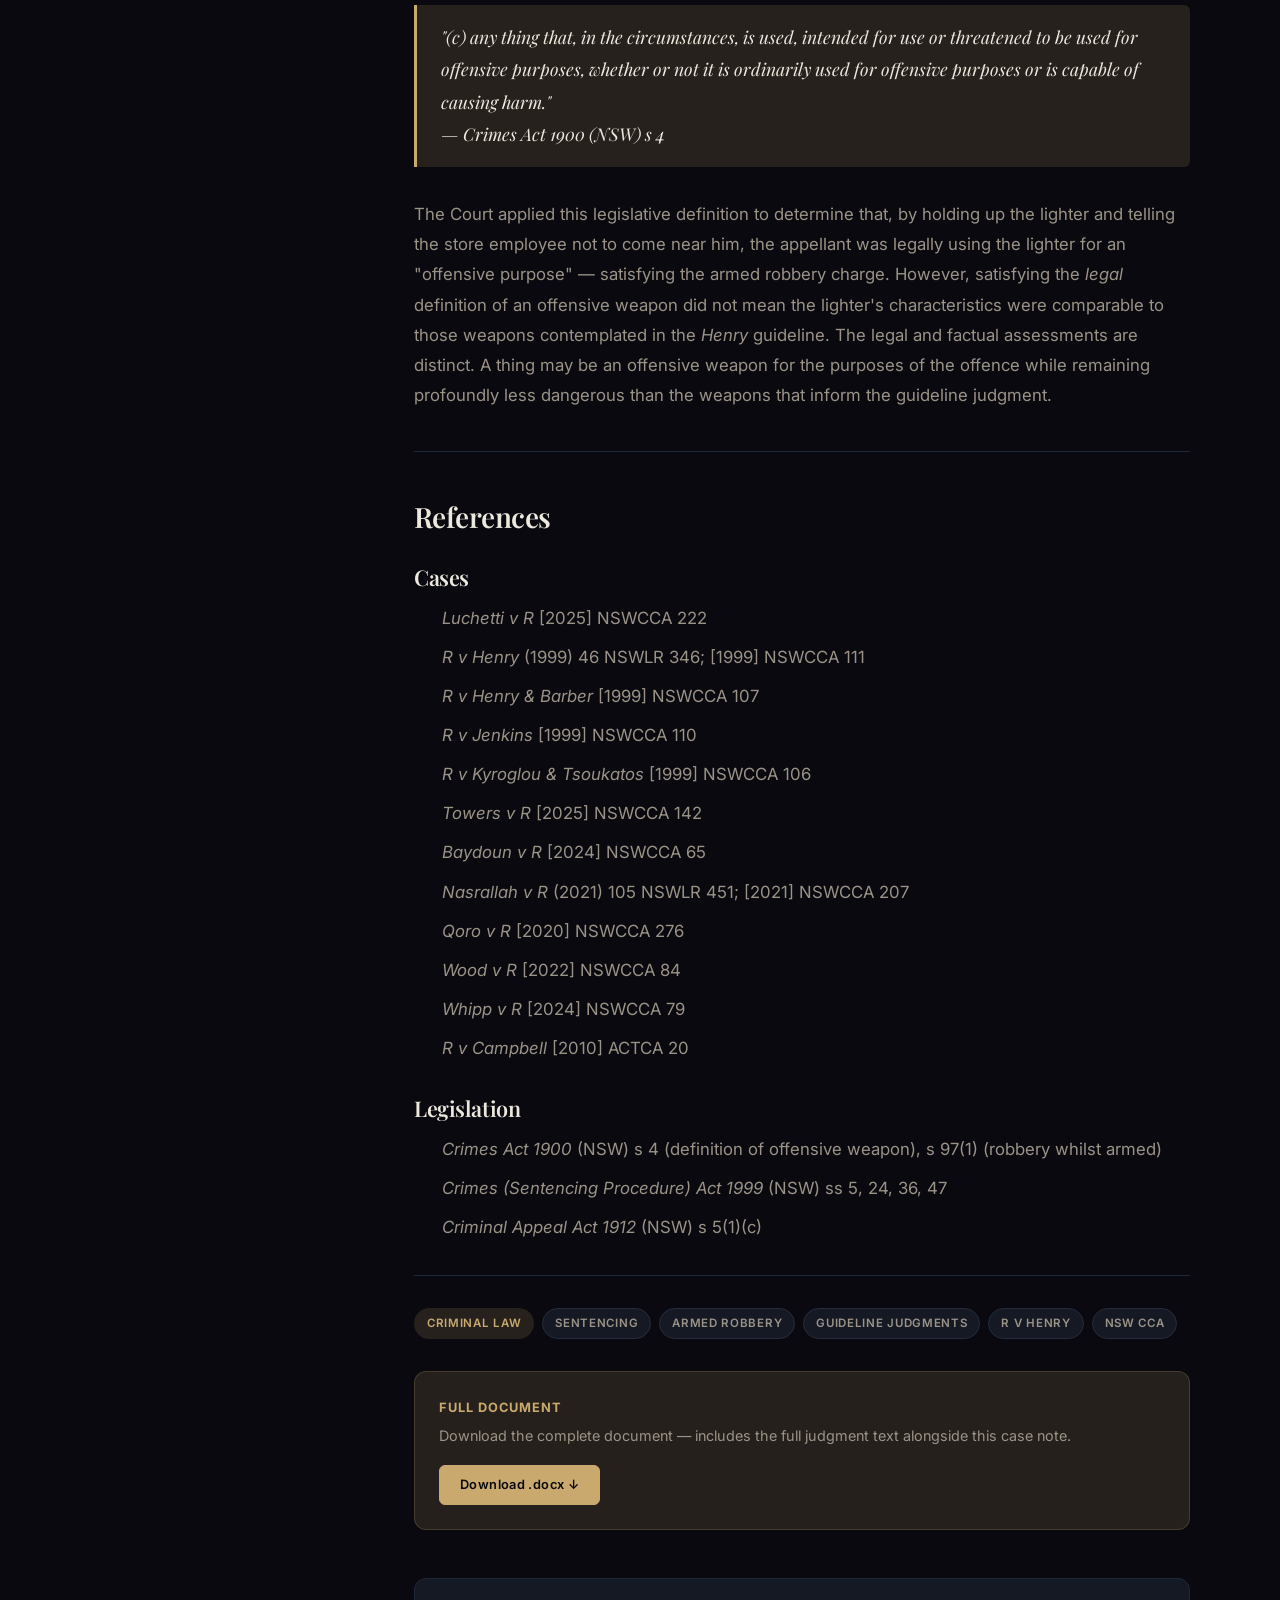
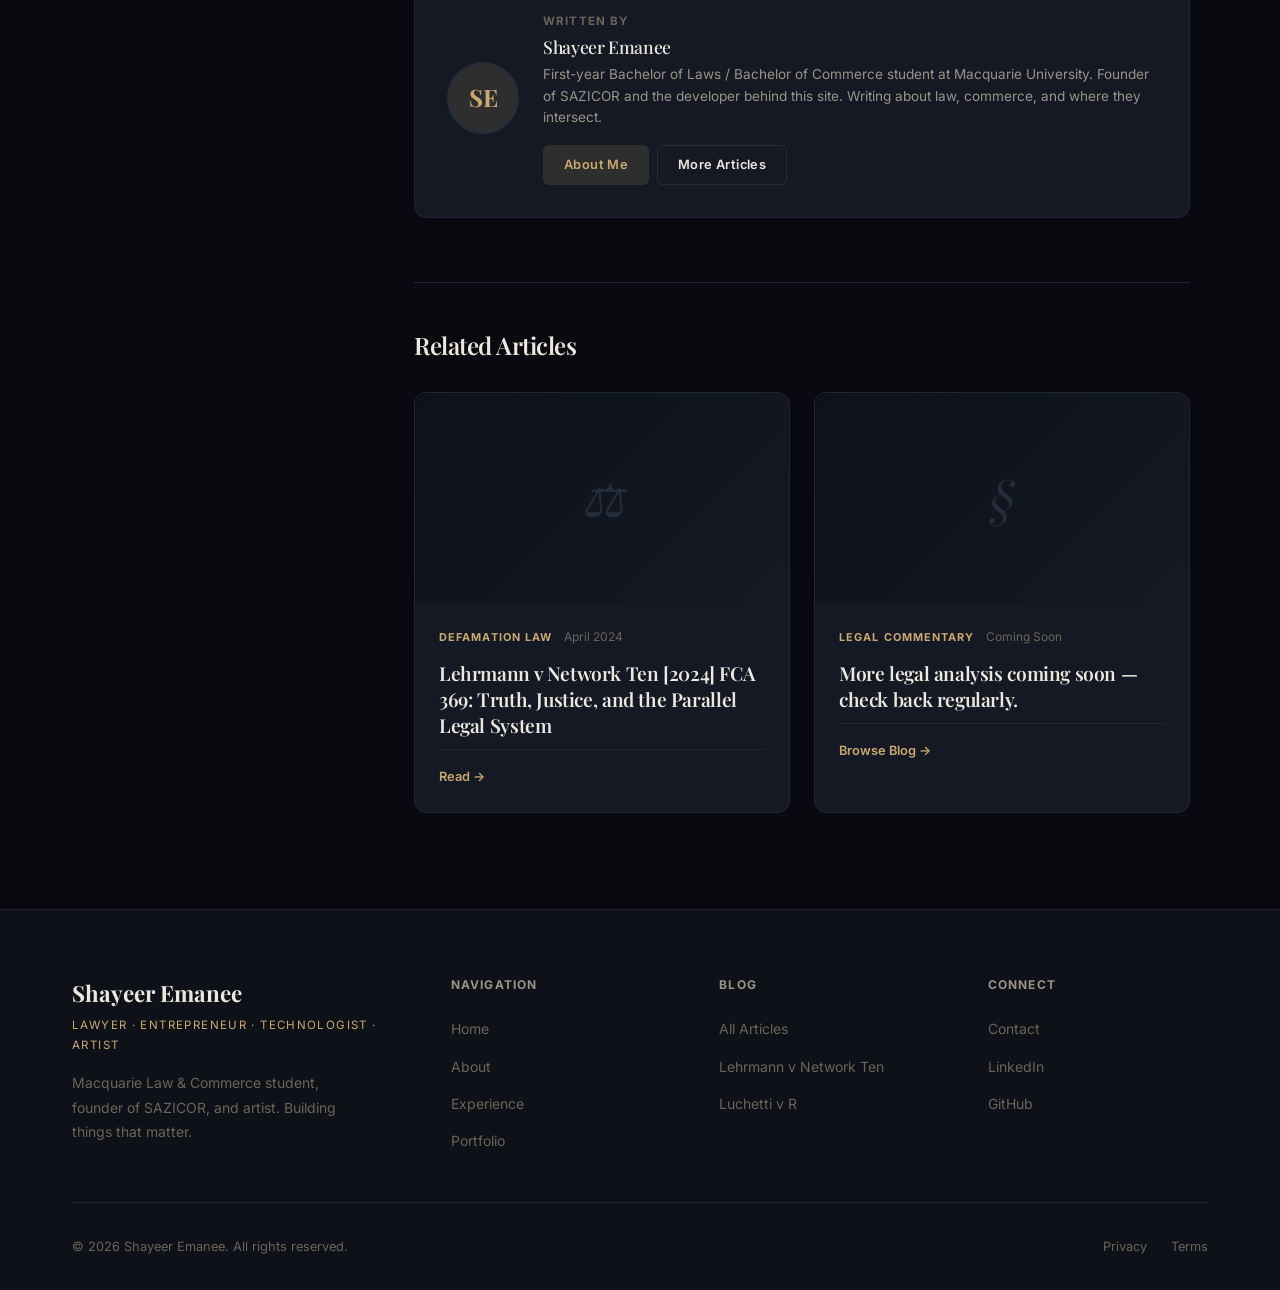
<file: luchetti-v-r.html>
<!DOCTYPE html>
<html lang="en" data-theme="dark">
<head>
  <meta charset="UTF-8" />
  <meta name="viewport" content="width=device-width, initial-scale=1.0" />
  <meta name="description" content="Case note on Luchetti v R [2025] NSWCCA 222 — the NSW Court of Criminal Appeal's ruling that a lighter is not a knife, and when the R v Henry guideline judgment has no role to perform in armed robbery sentencing." />
  <title>Luchetti v R [2025] NSWCCA 222 — Shayeer Emanee</title>
  <link rel="preconnect" href="https://fonts.googleapis.com" />
  <link rel="preconnect" href="https://fonts.gstatic.com" crossorigin />
  <link rel="stylesheet" href="styles/main.css" />
</head>
<body>

  <div class="scroll-progress" id="scroll-progress"></div>

  <nav class="nav" id="nav">
    <div class="nav__inner">
      <a href="index.html" class="nav__logo">
        <span class="nav__logo-name">Shayeer Emanee</span>
        <span class="nav__logo-title">Lawyer · Entrepreneur · Technologist · Artist</span>
      </a>
      <ul class="nav__links">
        <li><a href="index.html" class="nav__link">Home</a></li>
        <li><a href="about.html" class="nav__link">About</a></li>
        <li><a href="experience.html" class="nav__link">Experience</a></li>
        <li><a href="portfolio.html" class="nav__link">Portfolio</a></li>
        <li><a href="blog.html" class="nav__link">Blog</a></li>
        <li><a href="contact.html" class="nav__link">Contact</a></li>
      </ul>
      <div class="nav__actions">
        <button class="nav__theme-btn" id="theme-toggle" aria-label="Toggle theme">☀</button>
        <a href="contact.html" class="nav__cta">Get in Touch</a>
        <button class="nav__hamburger" id="nav-hamburger" aria-label="Toggle menu">
          <span></span><span></span><span></span>
        </button>
      </div>
    </div>
  </nav>

  <div class="nav__mobile" id="nav-mobile">
    <a href="index.html" class="nav__mobile-link">Home</a>
    <a href="about.html" class="nav__mobile-link">About</a>
    <a href="experience.html" class="nav__mobile-link">Experience</a>
    <a href="portfolio.html" class="nav__mobile-link">Portfolio</a>
    <a href="blog.html" class="nav__mobile-link">Blog</a>
    <a href="contact.html" class="nav__mobile-link">Contact</a>
  </div>

  <main>

    <!-- Back Link -->
    <div style="padding: calc(var(--nav-height) + 1.5rem) 0 0; border-bottom: 1px solid var(--border);">
      <div class="container">
        <a href="blog.html" style="display:inline-flex; align-items:center; gap:0.5rem; font-size:0.82rem; color:var(--text-muted); transition:color var(--transition); padding-bottom:1.5rem;">
          ← Back to Blog
        </a>
      </div>
    </div>

    <!-- Article -->
    <article style="padding: 4rem 0 6rem;">
      <div class="container">
        <div class="post-layout">

          <!-- Table of Contents -->
          <aside class="post-toc">
            <p class="post-toc__title">Contents</p>
            <div class="post-toc__list" id="toc-list">
              <!-- Auto-populated by JS -->
            </div>

            <div style="margin-top:2rem; padding:1rem; background:var(--bg-card); border:1px solid var(--border); border-radius:var(--radius-sm);">
              <p style="font-size:0.72rem; font-weight:700; color:var(--text-muted); letter-spacing:0.1em; text-transform:uppercase; margin-bottom:0.5rem;">Citation Style</p>
              <p style="font-size:0.78rem; color:var(--text-muted); line-height:1.6;">AGLC4 · All cases cited inline · Full references at end</p>
            </div>

            <div style="margin-top:1.5rem; padding:1rem; background:var(--bg-card); border:1px solid var(--border); border-radius:var(--radius-sm);">
              <p style="font-size:0.72rem; font-weight:700; color:var(--text-muted); letter-spacing:0.1em; text-transform:uppercase; margin-bottom:0.5rem;">Note</p>
              <p style="font-size:0.78rem; color:var(--text-muted); line-height:1.6;">This post covers the case note (Response) section. The full document — including the complete judgment text — is available to download below.</p>
            </div>

            <div style="margin-top:1.5rem;">
              <a href="assets/Luchetti-v-R-Case-Note.docx" download class="btn btn--secondary" style="width:100%; justify-content:center; font-size:0.82rem;">
                Download Full Document ↓
              </a>
            </div>
          </aside>

          <!-- Article Content -->
          <div>

            <!-- Post Header -->
            <header class="post-header">
              <p class="post-header__category">Criminal Law · Sentencing</p>
              <h1 class="post-header__title">
                Luchetti v R [2025] NSWCCA 222: When a Lighter is Not a Knife — Rethinking Guideline Judgments in Armed Robbery Sentencing
              </h1>

              <div class="post-header__meta">
                <div class="post-header__author">
                  <div class="post-header__author-avatar">SE</div>
                  <span>Shayeer Emanee</span>
                </div>
                <div class="post-header__separator"></div>
                <span class="post-header__date">17 December 2025</span>
                <div class="post-header__separator"></div>
                <span class="post-header__read-time">9 min read</span>
              </div>

              <div style="display:flex; flex-wrap:wrap; gap:0.5rem; margin-top:1.5rem;">
                <span class="tag tag--accent">Criminal Law</span>
                <span class="tag">Sentencing</span>
                <span class="tag">NSW Court of Criminal Appeal</span>
                <span class="tag">Armed Robbery</span>
                <span class="tag">Guideline Judgments</span>
              </div>
            </header>

            <!-- Hero Banner -->
            <div style="aspect-ratio:16/7; background: linear-gradient(135deg, var(--bg-secondary), var(--bg-card)); border:1px solid var(--border); border-radius:var(--radius-md); display:flex; align-items:center; justify-content:center; font-size:4rem; color:var(--border-light); margin-bottom:3rem;">⚡</div>

            <!-- Post Body -->
            <div class="post-content">

              <p>
                What happens when a sentencing judge compares an offence to the wrong benchmark? In
                <em>Luchetti v R</em> [2025] NSWCCA 222, the NSW Court of Criminal Appeal confronted precisely
                this question. A man used a cigarette lighter — brandished like a firearm — to deter a store
                employee while shoplifting a bottle of whiskey. The primary judge sentenced him to four years'
                imprisonment by reference to the landmark <em>R v Henry</em> guideline judgment, a case built
                around knife-wielding armed robbers and the ever-present threat of serious physical harm.
                The Court of Criminal Appeal said: that comparison was not open. This is its case note.
              </p>

              <h2>Citation</h2>

              <p>
                The medium neutral citation for this case is <em>Luchetti v R</em> [2025] NSWCCA 222.
              </p>

              <h2>The Court and the Judges</h2>

              <p>
                This appeal was heard in the Court of Criminal Appeal within the Supreme Court of New South Wales
                before Mitchelmore JA, Kirk JA, and Rigg J. All three judges agreed, with the reasons delivered
                by Rigg J.
              </p>

              <h2>Procedural History</h2>

              <p>
                This case is an appeal to the NSW Court of Criminal Appeal from a sentencing decision made in the
                District Court of New South Wales. At first instance, the appellant entered an early guilty plea
                to the offence of robbery whilst armed with an offensive weapon, contrary to s 97(1) of the
                <em>Crimes Act 1900</em> (NSW). The primary judge, Hock DCJ, applied a 25% discount for the
                early plea and sentenced the appellant to a total term of four years' imprisonment, with a
                non-parole period of two years and three months. Following this decision, the appellant sought
                leave to appeal the severity and formulation of the sentence pursuant to s 5(1)(c) of the
                <em>Criminal Appeal Act 1912</em> (NSW).
              </p>

              <h2>Relevant Facts</h2>

              <p>
                On 11 November 2023, the appellant entered a Liquorland store, placed a bottle of whiskey valued
                at $97 into his bag, and proceeded towards the exit. The victim, a store employee, approached the
                appellant and asked if he intended to pay for the item. In response, the appellant raised his
                right hand towards the victim and stated, <em>"Don't come near me."</em> The victim observed a
                black object in the appellant's hand, which he initially thought was shaped like a small gun,
                though he quickly realised it was not a real firearm. The object was, in fact, a cigarette
                lighter. The victim felt fearful and stopped approaching, allowing the appellant to leave the
                store. The appellant was subsequently arrested six days later on 17 November 2023.
              </p>

              <p>
                At the time of the offending, the 38-year-old appellant was suffering from chronic,
                treatment-resistant schizophrenia, auditory hallucinations, and a substance use disorder.
                He had been released from custody to parole only a month before the offending, was hospitalised
                shortly after release, and described himself as homeless at the time. The psychiatric evidence
                established a close correlation — though not a direct causal link — between his substance use,
                his psychotic symptoms, and his offending behaviour.
              </p>

              <h2>Legal Issues</h2>

              <p>
                There were three main issues in contention on appeal:
              </p>

              <ol>
                <li>Did the sentencing judge err in assessing the <strong>objective seriousness</strong> of the offence by: (i) erroneously applying the <em>R v Henry</em> guideline judgment to the facts; (ii) failing to disclose her assessment of objective seriousness; and/or (iii) erring in fact regarding the nature of the weapon?</li>
                <li>Did the sentencing judge err by failing to consider whether the appellant's <strong>mental health conditions</strong> would make a full-time custodial sentence more onerous?</li>
                <li>Was the sentence imposed by the primary judge <strong>manifestly excessive</strong>?</li>
              </ol>

              <h2>Reasons for the Decision</h2>

              <h3>Ground 1: Erroneous Application of the Henry Guideline</h3>

              <p>
                The Court found that the primary sentencing judge made a material error when assessing the
                objective seriousness of the offence by comparing it to the <em>R v Henry</em> guideline
                judgment without adequately accounting for the significant factual differences between that
                "frequently recurring case" and the circumstances before the Court.
              </p>

              <p>
                The Court reasoned that the weapon used by the appellant — a lighter — was <em>profoundly
                different</em> in its capacity to inflict physical harm and engender fear when compared to the
                highly dangerous weapons, such as knives, contemplated in the <em>Henry</em> guideline. The
                Court surveyed the original <em>Henry</em> proceedings and associated cases in striking detail:
                Mr Henry himself had held a filleting knife to the skin of a console operator and wielded a
                long-bladed carving knife at a shop assistant; Mr Jenkins produced a "boning knife" or "nasty
                looking weapon" to the ribcage of his victim; and in associated proceedings, the use of a
                syringe filled with red liquid was described as falling "right at the outside limits of
                seriousness of the kind of weapon the guideline contemplates."
              </p>

              <p>
                Against that backdrop, a cigarette lighter — capable of producing a small blue flame — was in
                a categorically different league. As Rigg J observed:
              </p>

              <blockquote>
                "The weapon and the way it was used was neither capable of killing or causing grievous bodily
                harm, nor any more frightening than necessary to make out the elements of the offence."
                <br />— Rigg J, <em>Luchetti v R</em> [2025] NSWCCA 222 at [47]
              </blockquote>

              <p>
                The Court noted that the level of threatened violence was exceptionally low — amounting to no
                more than what was strictly necessary to satisfy the basic legal elements of an armed robbery
                charge, falling far short of the "real threat" of actual violence described in the guideline.
                Because the circumstances of the appellant's case were so vastly different from the frequently
                recurring case outlined in <em>Henry</em>, the guideline offered no actual utility for this
                specific sentencing exercise.
              </p>

              <p>
                Consequently, the primary judge's failure to explicitly explain how much <em>less</em>
                objectively serious the appellant's conduct was compared to the guideline constituted a
                material legal error. Having raised a comparison with <em>Henry</em>, it was necessary to
                explain the significant distance between the two scenarios — particularly in relation to the
                nature of the weapon.
              </p>

              <h3>Ground 1(i): Subjective Factors in Objective Assessment</h3>

              <p>
                The Court did not accept that the sentencing judge had incorporated subjective factors — the
                appellant's age and criminal antecedents — into her assessment of objective seriousness. The
                Court distinguished this case from <em>Towers v R</em> [2025] NSWCCA 142, where a sentencing
                judge had expressly listed such factors under the heading "Objective Gravity." Here, a fair
                reading of the judgment did not support that inference. Ground 1(i) was rejected.
              </p>

              <h3>Ground 1(ii): Failure to Disclose the Assessment</h3>

              <p>
                The Court declined to formally resolve ground 1(ii), given that the error in ground 1(iii)
                was sufficient to warrant re-sentencing. It noted, however, that comparison with a guideline
                judgment — particularly an extended consideration of the core criteria — is not inherently
                inadequate as a recognition of objective seriousness. The problem was that the comparison was
                factually unsustainable, not that no assessment had been made.
              </p>

              <h2>Ratio</h2>

              <p>
                The guideline judgment of <em>R v Henry</em> is not universally prescriptive for all armed
                robbery sentencing proceedings. It is a material error for a sentencing judge to assess
                objective seriousness by comparing an offence to this guideline <em>without explicitly
                articulating</em> when the nature of the weapon and the level of threatened violence fall
                substantially below the standards contemplated by that guideline. Where the circumstances of
                an offence are so factually removed from the frequently recurring case considered in the
                guideline, the guideline has no role to perform in the sentencing exercise.
              </p>

              <h2>Obiter Dicta</h2>

              <p>
                The Court's comments regarding the second ground of appeal — concerning the onerousness of
                custody due to the appellant's mental illness — were made in <em>obiter dicta</em>, as the
                success of the first ground meant this issue did not strictly require formal resolution.
              </p>

              <p>
                The Court observed that, had a determination been necessary, it would have dismissed the
                ground. The psychiatric evidence demonstrated the appellant was institutionalised and actually
                felt <em>more frightened</em> in the community than in custody. It was therefore open to the
                primary judge — and the appellant's own representative at first instance — to focus on the
                appellant's preference for incarceration as the salient manifestation of his mental illness
                relevant to the sentencing exercise, rather than treating mental illness as a factor that made
                custody substantially more burdensome than it would be for other inmates.
              </p>

              <h2>The Decision of the Court</h2>

              <p>
                The Court held that the first ground of appeal was successfully made out, establishing that
                the primary sentencing judge made a material error in her assessment of the objective seriousness
                of the offence. Having established this error, the Court determined that the original sentence
                must be quashed and the appellant re-sentenced, which rendered the remaining two grounds of
                appeal unnecessary to resolve formally.
              </p>

              <p>
                On re-sentencing, the Court found that the appropriate starting point — prior to discount for
                the utilitarian value of the guilty plea — was <strong>2 years' imprisonment</strong>. This
                reflected the Court's view that this was "objectively a very low-level offence of armed robbery,
                committed by a man whose moral culpability for it was greatly reduced, and who was not a
                suitable vehicle for general deterrence." After applying the 25% discount, the sentence was
                reduced to 18 months' imprisonment.
              </p>

              <p>
                Crucially, by the time the Court made its orders on 8 October 2025, the appellant had already
                spent close to two years in custody. The Court held that this pre-existing time in custody had
                "by a significant extent already completely addressed all the punitive, deterrent and
                denunciatory purposes of sentencing." Accordingly, there was no basis for any further punishment.
              </p>

              <h2>The Court's Orders</h2>

              <p>
                The Court formally granted leave to appeal and allowed the appeal. The Court ordered that the
                sentence of imprisonment imposed in the District Court on 7 November 2024 be set aside. In
                lieu thereof, the Court re-sentenced the appellant to:
              </p>

              <ul>
                <li>A term of imprisonment of <strong>18 months</strong>, commencing on 18 December 2023 and expiring on 17 June 2025; and</li>
                <li>A non-parole period of <strong>10 months</strong>' imprisonment, commencing on 18 December 2023 and expiring on 17 October 2024.</li>
              </ul>

              <p>
                As these dates had already passed, Mr Luchetti was entitled to be released immediately.
              </p>

              <h2>Domestic Source: The Definition of "Offensive Weapon"</h2>

              <p>
                The Court cited s 4 of the <em>Crimes Act 1900</em> (NSW) when evaluating the precise legal
                nature of the weapon used during the robbery. That provision defines "offensive weapon or
                instrument" to include:
              </p>

              <blockquote>
                "(c) any thing that, in the circumstances, is used, intended for use or threatened to be used
                for offensive purposes, whether or not it is ordinarily used for offensive purposes or is
                capable of causing harm."
                <br />— <em>Crimes Act 1900</em> (NSW) s 4
              </blockquote>

              <p>
                The Court applied this legislative definition to determine that, by holding up the lighter and
                telling the store employee not to come near him, the appellant was legally using the lighter
                for an "offensive purpose" — satisfying the armed robbery charge. However, satisfying the
                <em>legal</em> definition of an offensive weapon did not mean the lighter's characteristics
                were comparable to those weapons contemplated in the <em>Henry</em> guideline. The legal and
                factual assessments are distinct. A thing may be an offensive weapon for the purposes of the
                offence while remaining profoundly less dangerous than the weapons that inform the guideline
                judgment.
              </p>

              <hr />

              <h2>References</h2>

              <h3>Cases</h3>
              <ul>
                <li><em>Luchetti v R</em> [2025] NSWCCA 222</li>
                <li><em>R v Henry</em> (1999) 46 NSWLR 346; [1999] NSWCCA 111</li>
                <li><em>R v Henry &amp; Barber</em> [1999] NSWCCA 107</li>
                <li><em>R v Jenkins</em> [1999] NSWCCA 110</li>
                <li><em>R v Kyroglou &amp; Tsoukatos</em> [1999] NSWCCA 106</li>
                <li><em>Towers v R</em> [2025] NSWCCA 142</li>
                <li><em>Baydoun v R</em> [2024] NSWCCA 65</li>
                <li><em>Nasrallah v R</em> (2021) 105 NSWLR 451; [2021] NSWCCA 207</li>
                <li><em>Qoro v R</em> [2020] NSWCCA 276</li>
                <li><em>Wood v R</em> [2022] NSWCCA 84</li>
                <li><em>Whipp v R</em> [2024] NSWCCA 79</li>
                <li><em>R v Campbell</em> [2010] ACTCA 20</li>
              </ul>

              <h3>Legislation</h3>
              <ul>
                <li><em>Crimes Act 1900</em> (NSW) s 4 (definition of offensive weapon), s 97(1) (robbery whilst armed)</li>
                <li><em>Crimes (Sentencing Procedure) Act 1999</em> (NSW) ss 5, 24, 36, 47</li>
                <li><em>Criminal Appeal Act 1912</em> (NSW) s 5(1)(c)</li>
              </ul>

            </div>
            <!-- end post-content -->

            <!-- Tags -->
            <div class="post-tags" style="margin-top:2rem;">
              <span class="tag tag--accent">Criminal Law</span>
              <span class="tag">Sentencing</span>
              <span class="tag">Armed Robbery</span>
              <span class="tag">Guideline Judgments</span>
              <span class="tag">R v Henry</span>
              <span class="tag">NSW CCA</span>
            </div>

            <!-- Download CTA -->
            <div style="margin-top:2rem; padding:1.5rem; background:var(--accent-dim); border:1px solid rgba(201,169,110,0.2); border-radius:var(--radius-md); display:flex; align-items:center; justify-content:space-between; flex-wrap:wrap; gap:1rem;">
              <div>
                <p style="font-size:0.8rem; font-weight:700; color:var(--accent); margin-bottom:0.25rem; text-transform:uppercase; letter-spacing:0.08em;">Full Document</p>
                <p style="font-size:0.9rem; color:var(--text-secondary); margin:0;">Download the complete document — includes the full judgment text alongside this case note.</p>
              </div>
              <a href="assets/Luchetti-v-R-Case-Note.docx" download class="btn btn--primary btn--sm">
                Download .docx ↓
              </a>
            </div>

            <!-- Author Card -->
            <div class="card" style="margin-top:3rem; padding:2rem; display:grid; grid-template-columns:auto 1fr; gap:1.5rem; align-items:center;">
              <div style="width:72px; height:72px; border-radius:50%; background:var(--accent-dim); border:2px solid var(--border-light); display:flex; align-items:center; justify-content:center; font-family:var(--font-heading); font-size:1.5rem; color:var(--accent); font-weight:700;">SE</div>
              <div>
                <p style="font-size:0.72rem; font-weight:700; color:var(--text-muted); letter-spacing:0.1em; text-transform:uppercase; margin-bottom:0.3rem;">Written by</p>
                <h4 style="font-size:1.1rem; margin-bottom:0.4rem;">Shayeer Emanee</h4>
                <p style="font-size:0.85rem; color:var(--text-secondary); line-height:1.6; margin-bottom:1rem;">
                  First-year Bachelor of Laws / Bachelor of Commerce student at Macquarie University.
                  Founder of SAZICOR and the developer behind this site. Writing about law, commerce,
                  and where they intersect.
                </p>
                <div style="display:flex; gap:0.5rem;">
                  <a href="about.html" class="btn btn--ghost btn--sm">About Me</a>
                  <a href="blog.html" class="btn btn--secondary btn--sm">More Articles</a>
                </div>
              </div>
            </div>

            <!-- Related Posts -->
            <div class="post-related">
              <h3 class="post-related__title">Related Articles</h3>
              <div class="post-related__grid">

                <article class="blog-card card">
                  <div class="blog-card__img">
                    <div class="blog-card__img-placeholder">⚖</div>
                  </div>
                  <div class="blog-card__body">
                    <div class="blog-card__meta">
                      <span class="blog-card__category">Defamation Law</span>
                      <span class="blog-card__date">April 2024</span>
                    </div>
                    <h3 class="blog-card__title">Lehrmann v Network Ten [2024] FCA 369: Truth, Justice, and the Parallel Legal System</h3>
                    <div class="blog-card__footer">
                      <a href="lehrmann-v-network-ten.html" class="blog-card__read-link">Read →</a>
                    </div>
                  </div>
                </article>

                <article class="blog-card card">
                  <div class="blog-card__img">
                    <div class="blog-card__img-placeholder">§</div>
                  </div>
                  <div class="blog-card__body">
                    <div class="blog-card__meta">
                      <span class="blog-card__category">Legal Commentary</span>
                      <span class="blog-card__date">Coming Soon</span>
                    </div>
                    <h3 class="blog-card__title">More legal analysis coming soon — check back regularly.</h3>
                    <div class="blog-card__footer">
                      <a href="blog.html" class="blog-card__read-link">Browse Blog →</a>
                    </div>
                  </div>
                </article>

              </div>
            </div>

          </div>
          <!-- end article content column -->

        </div>
      </div>
    </article>

  </main>

  <footer class="footer">
    <div class="container">
      <div class="footer__inner">
        <div>
          <div class="footer__brand-name">Shayeer Emanee</div>
          <div class="footer__brand-title">Lawyer · Entrepreneur · Technologist · Artist</div>
          <p class="footer__brand-desc">Macquarie Law &amp; Commerce student, founder of SAZICOR, and artist. Building things that matter.</p>
        </div>
        <div>
          <p class="footer__col-title">Navigation</p>
          <ul class="footer__links">
            <li><a href="index.html" class="footer__link">Home</a></li>
            <li><a href="about.html" class="footer__link">About</a></li>
            <li><a href="experience.html" class="footer__link">Experience</a></li>
            <li><a href="portfolio.html" class="footer__link">Portfolio</a></li>
          </ul>
        </div>
        <div>
          <p class="footer__col-title">Blog</p>
          <ul class="footer__links">
            <li><a href="blog.html" class="footer__link">All Articles</a></li>
            <li><a href="lehrmann-v-network-ten.html" class="footer__link">Lehrmann v Network Ten</a></li>
            <li><a href="luchetti-v-r.html" class="footer__link">Luchetti v R</a></li>
          </ul>
        </div>
        <div>
          <p class="footer__col-title">Connect</p>
          <ul class="footer__links">
            <li><a href="contact.html" class="footer__link">Contact</a></li>
            <li><a href="https://www.linkedin.com/in/shayeere" class="footer__link" target="_blank" rel="noopener">LinkedIn</a></li>
            <li><a href="https://github.com/ShayeerEm" class="footer__link" target="_blank" rel="noopener">GitHub</a></li>
          </ul>
        </div>
      </div>
      <div class="footer__bottom">
        <p class="footer__copyright">© <span id="footer-year"></span> Shayeer Emanee. All rights reserved.</p>
        <div class="footer__bottom-links">
          <a href="#" class="footer__bottom-link">Privacy</a>
          <a href="#" class="footer__bottom-link">Terms</a>
        </div>
      </div>
    </div>
  </footer>

  <button class="back-to-top" id="back-to-top" aria-label="Back to top">↑</button>

  <script src="js/main.js"></script>
  <script>document.getElementById('footer-year').textContent = new Date().getFullYear();</script>
</body>
</html>
</file>
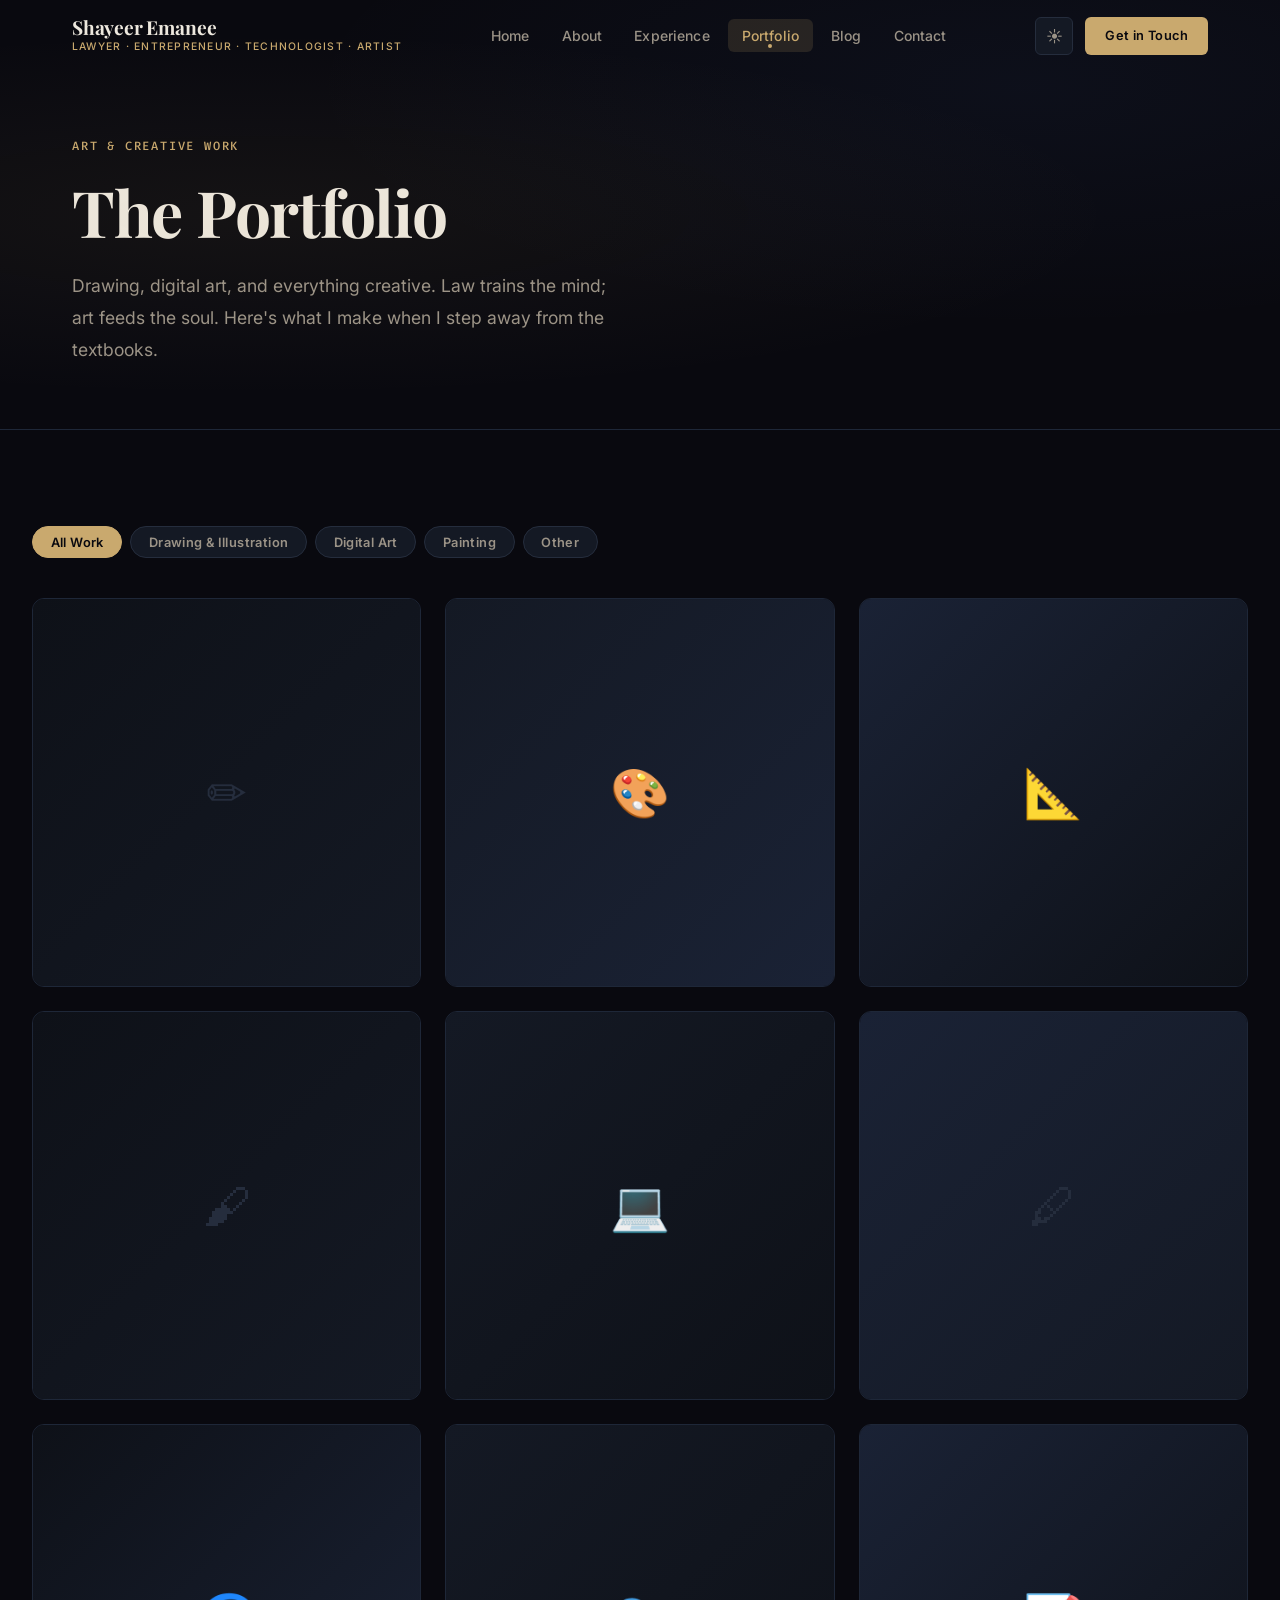
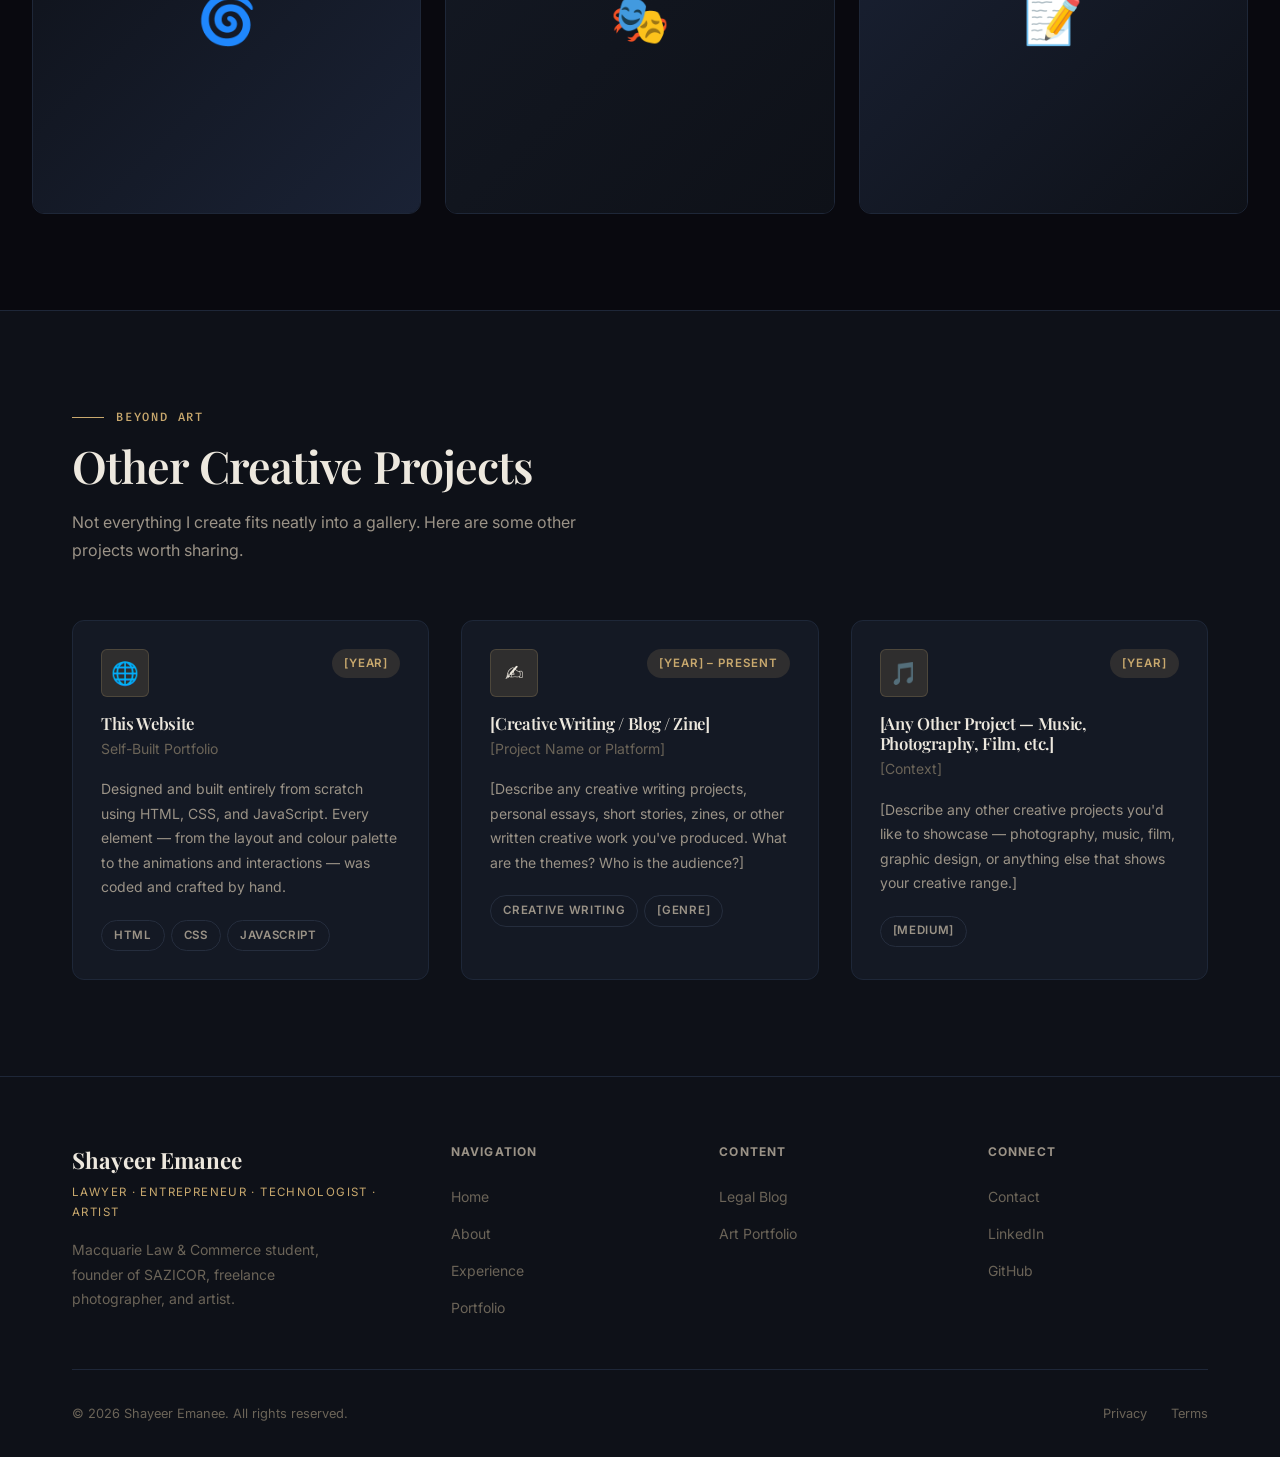
<file: portfolio.html>
<!DOCTYPE html>
<html lang="en" data-theme="dark">
<head>
  <meta charset="UTF-8" />
  <meta name="viewport" content="width=device-width, initial-scale=1.0" />
  <meta name="description" content="Art, drawings, and creative work by Shayeer Emanee." />
  <title>Portfolio — Shayeer Emanee</title>
  <link rel="preconnect" href="https://fonts.googleapis.com" />
  <link rel="preconnect" href="https://fonts.gstatic.com" crossorigin />
  <link rel="stylesheet" href="styles/main.css" />
  <style>
    /* Modal */
    .modal {
      display: none;
      position: fixed;
      inset: 0;
      z-index: 2000;
      background: rgba(9, 9, 15, 0.95);
      backdrop-filter: blur(8px);
      align-items: center;
      justify-content: center;
      padding: 2rem;
    }
    .modal.is-open { display: flex; }
    .modal__inner {
      background: var(--bg-card);
      border: 1px solid var(--border-light);
      border-radius: var(--radius-lg);
      max-width: 800px;
      width: 100%;
      overflow: hidden;
      position: relative;
      animation: fadeInUp 0.3s ease;
    }
    .modal__close {
      position: absolute;
      top: 1rem;
      right: 1rem;
      width: 36px;
      height: 36px;
      background: var(--bg-secondary);
      border: 1px solid var(--border);
      border-radius: var(--radius-sm);
      display: flex;
      align-items: center;
      justify-content: center;
      cursor: pointer;
      font-size: 1.1rem;
      color: var(--text-secondary);
      z-index: 1;
      transition: all var(--transition);
    }
    .modal__close:hover { background: var(--accent); color: #09090f; border-color: var(--accent); }
    .modal__img {
      aspect-ratio: 4/3;
      background: var(--bg-secondary);
      display: flex;
      align-items: center;
      justify-content: center;
      font-size: 5rem;
      color: var(--border-light);
    }
    .modal__body { padding: 1.75rem; }
    .modal__title { font-size: 1.4rem; margin-bottom: 0.375rem; }
    .modal__meta { font-size: 0.82rem; color: var(--text-muted); margin-bottom: 1rem; }
    .modal__desc { font-size: 0.9rem; color: var(--text-secondary); line-height: 1.75; }
  </style>
</head>
<body>

  <div class="scroll-progress" id="scroll-progress"></div>

  <nav class="nav" id="nav">
    <div class="nav__inner">
      <a href="index.html" class="nav__logo">
        <span class="nav__logo-name">Shayeer Emanee</span>
        <span class="nav__logo-title">Lawyer · Entrepreneur · Technologist · Artist</span>
      </a>
      <ul class="nav__links">
        <li><a href="index.html" class="nav__link">Home</a></li>
        <li><a href="about.html" class="nav__link">About</a></li>
        <li><a href="experience.html" class="nav__link">Experience</a></li>
        <li><a href="portfolio.html" class="nav__link">Portfolio</a></li>
        <li><a href="blog.html" class="nav__link">Blog</a></li>
        <li><a href="contact.html" class="nav__link">Contact</a></li>
      </ul>
      <div class="nav__actions">
        <button class="nav__theme-btn" id="theme-toggle" aria-label="Toggle theme">☀</button>
        <a href="contact.html" class="nav__cta">Get in Touch</a>
        <button class="nav__hamburger" id="nav-hamburger" aria-label="Toggle menu">
          <span></span><span></span><span></span>
        </button>
      </div>
    </div>
  </nav>

  <div class="nav__mobile" id="nav-mobile">
    <a href="index.html" class="nav__mobile-link">Home</a>
    <a href="about.html" class="nav__mobile-link">About</a>
    <a href="experience.html" class="nav__mobile-link">Experience</a>
    <a href="portfolio.html" class="nav__mobile-link">Portfolio</a>
    <a href="blog.html" class="nav__mobile-link">Blog</a>
    <a href="contact.html" class="nav__mobile-link">Contact</a>
  </div>

  <main>

    <!-- Page Hero -->
    <section class="page-hero">
      <div class="container">
        <p class="page-hero__eyebrow">Art &amp; Creative Work</p>
        <h1 class="page-hero__title">The Portfolio</h1>
        <p class="page-hero__subtitle">
          Drawing, digital art, and everything creative. Law trains the mind; art feeds the soul.
          Here's what I make when I step away from the textbooks.
        </p>
      </div>
    </section>

    <!-- ======================================================
         GALLERY
         ====================================================== -->
    <section class="section">
      <div class="container container--wide">

        <!-- Filter Tabs -->
        <div class="filter-tabs animate-on-scroll">
          <button class="filter-tab is-active" data-filter="all">All Work</button>
          <button class="filter-tab" data-filter="drawing">Drawing &amp; Illustration</button>
          <button class="filter-tab" data-filter="digital">Digital Art</button>
          <button class="filter-tab" data-filter="painting">Painting</button>
          <button class="filter-tab" data-filter="other">Other</button>
        </div>

        <!-- Gallery Grid -->
        <div class="portfolio-grid animate-on-scroll" id="gallery-grid">

          <article class="portfolio-card card" data-category="drawing"
            data-title="[Artwork Title]" data-medium="Pencil on Paper · [Year]"
            data-desc="[Describe this artwork — the subject, the technique, the story behind it, or what inspired you to create it.]">
            <div class="portfolio-card__img" style="background: linear-gradient(135deg, var(--bg-secondary), var(--bg-card));">✏</div>
            <div class="portfolio-card__overlay">
              <h4 class="portfolio-card__title">[Artwork Title]</h4>
              <p class="portfolio-card__medium">Pencil on Paper · [Year]</p>
            </div>
          </article>

          <article class="portfolio-card card" data-category="digital"
            data-title="[Artwork Title]" data-medium="Digital Art · [Year]"
            data-desc="[Describe this artwork.]">
            <div class="portfolio-card__img" style="background: linear-gradient(135deg, var(--bg-card), #1a2235);">🎨</div>
            <div class="portfolio-card__overlay">
              <h4 class="portfolio-card__title">[Artwork Title]</h4>
              <p class="portfolio-card__medium">Digital Art · [Year]</p>
            </div>
          </article>

          <article class="portfolio-card card" data-category="drawing"
            data-title="[Artwork Title]" data-medium="Ink Drawing · [Year]"
            data-desc="[Describe this artwork.]">
            <div class="portfolio-card__img" style="background: linear-gradient(135deg, #1a2235, var(--bg-secondary));">📐</div>
            <div class="portfolio-card__overlay">
              <h4 class="portfolio-card__title">[Artwork Title]</h4>
              <p class="portfolio-card__medium">Ink Drawing · [Year]</p>
            </div>
          </article>

          <article class="portfolio-card card" data-category="painting"
            data-title="[Artwork Title]" data-medium="Watercolour · [Year]"
            data-desc="[Describe this artwork.]">
            <div class="portfolio-card__img" style="background: linear-gradient(135deg, var(--bg-secondary), var(--bg-card));">🖌</div>
            <div class="portfolio-card__overlay">
              <h4 class="portfolio-card__title">[Artwork Title]</h4>
              <p class="portfolio-card__medium">Watercolour · [Year]</p>
            </div>
          </article>

          <article class="portfolio-card card" data-category="digital"
            data-title="[Artwork Title]" data-medium="Digital Illustration · [Year]"
            data-desc="[Describe this artwork.]">
            <div class="portfolio-card__img" style="background: linear-gradient(135deg, var(--bg-card), var(--bg-secondary));">💻</div>
            <div class="portfolio-card__overlay">
              <h4 class="portfolio-card__title">[Artwork Title]</h4>
              <p class="portfolio-card__medium">Digital Illustration · [Year]</p>
            </div>
          </article>

          <article class="portfolio-card card" data-category="drawing"
            data-title="[Artwork Title]" data-medium="Charcoal · [Year]"
            data-desc="[Describe this artwork.]">
            <div class="portfolio-card__img" style="background: linear-gradient(135deg, #1a2235, var(--bg-card));">🖊</div>
            <div class="portfolio-card__overlay">
              <h4 class="portfolio-card__title">[Artwork Title]</h4>
              <p class="portfolio-card__medium">Charcoal · [Year]</p>
            </div>
          </article>

          <article class="portfolio-card card" data-category="other"
            data-title="[Artwork Title]" data-medium="Mixed Media · [Year]"
            data-desc="[Describe this artwork.]">
            <div class="portfolio-card__img" style="background: linear-gradient(135deg, var(--bg-secondary), #1a2235);">🌀</div>
            <div class="portfolio-card__overlay">
              <h4 class="portfolio-card__title">[Artwork Title]</h4>
              <p class="portfolio-card__medium">Mixed Media · [Year]</p>
            </div>
          </article>

          <article class="portfolio-card card" data-category="painting"
            data-title="[Artwork Title]" data-medium="Acrylic · [Year]"
            data-desc="[Describe this artwork.]">
            <div class="portfolio-card__img" style="background: linear-gradient(135deg, var(--bg-card), var(--bg-secondary));">🎭</div>
            <div class="portfolio-card__overlay">
              <h4 class="portfolio-card__title">[Artwork Title]</h4>
              <p class="portfolio-card__medium">Acrylic · [Year]</p>
            </div>
          </article>

          <article class="portfolio-card card" data-category="drawing"
            data-title="[Artwork Title]" data-medium="Pencil on Paper · [Year]"
            data-desc="[Describe this artwork.]">
            <div class="portfolio-card__img" style="background: linear-gradient(135deg, #1a2235, var(--bg-secondary));">📝</div>
            <div class="portfolio-card__overlay">
              <h4 class="portfolio-card__title">[Artwork Title]</h4>
              <p class="portfolio-card__medium">Pencil on Paper · [Year]</p>
            </div>
          </article>

        </div>
      </div>
    </section>

    <!-- ======================================================
         MISCELLANEOUS / OTHER CREATIVE WORK
         ====================================================== -->
    <section class="section" style="background:var(--bg-secondary); border-top:1px solid var(--border);">
      <div class="container">
        <div class="section-header animate-on-scroll">
          <p class="section-eyebrow">Beyond Art</p>
          <h2 class="section-title">Other Creative Projects</h2>
          <p class="section-subtitle">Not everything I create fits neatly into a gallery. Here are some other projects worth sharing.</p>
        </div>

        <div class="grid-3">

          <div class="card experience-card animate-on-scroll">
            <div class="experience-card__header">
              <div class="experience-card__icon">🌐</div>
              <span class="experience-card__period">[Year]</span>
            </div>
            <h3 class="experience-card__role">This Website</h3>
            <p class="experience-card__org">Self-Built Portfolio</p>
            <p class="experience-card__desc">
              Designed and built entirely from scratch using HTML, CSS, and JavaScript.
              Every element — from the layout and colour palette to the animations and interactions
              — was coded and crafted by hand.
            </p>
            <div class="experience-card__skills">
              <span class="tag">HTML</span>
              <span class="tag">CSS</span>
              <span class="tag">JavaScript</span>
            </div>
          </div>

          <div class="card experience-card animate-on-scroll">
            <div class="experience-card__header">
              <div class="experience-card__icon">✍</div>
              <span class="experience-card__period">[Year] – Present</span>
            </div>
            <h3 class="experience-card__role">[Creative Writing / Blog / Zine]</h3>
            <p class="experience-card__org">[Project Name or Platform]</p>
            <p class="experience-card__desc">
              [Describe any creative writing projects, personal essays, short stories, zines,
              or other written creative work you've produced. What are the themes? Who is the audience?]
            </p>
            <div class="experience-card__skills">
              <span class="tag">Creative Writing</span>
              <span class="tag">[Genre]</span>
            </div>
          </div>

          <div class="card experience-card animate-on-scroll">
            <div class="experience-card__header">
              <div class="experience-card__icon">🎵</div>
              <span class="experience-card__period">[Year]</span>
            </div>
            <h3 class="experience-card__role">[Any Other Project — Music, Photography, Film, etc.]</h3>
            <p class="experience-card__org">[Context]</p>
            <p class="experience-card__desc">
              [Describe any other creative projects you'd like to showcase — photography, music,
              film, graphic design, or anything else that shows your creative range.]
            </p>
            <div class="experience-card__skills">
              <span class="tag">[Medium]</span>
            </div>
          </div>

        </div>
      </div>
    </section>

  </main>

  <!-- Artwork Modal -->
  <div class="modal" id="artwork-modal" role="dialog" aria-modal="true">
    <div class="modal__inner">
      <button class="modal__close" id="modal-close" aria-label="Close">✕</button>
      <div class="modal__img" id="modal-img">🖼</div>
      <div class="modal__body">
        <h2 class="modal__title" id="modal-title">Artwork Title</h2>
        <p class="modal__meta" id="modal-meta">Medium · Year</p>
        <p class="modal__desc" id="modal-desc">Description</p>
      </div>
    </div>
  </div>

  <footer class="footer">
    <div class="container">
      <div class="footer__inner">
        <div>
          <div class="footer__brand-name">Shayeer Emanee</div>
          <div class="footer__brand-title">Lawyer · Entrepreneur · Technologist · Artist</div>
          <p class="footer__brand-desc">Macquarie Law &amp; Commerce student, founder of SAZICOR, freelance photographer, and artist.</p>
        </div>
        <div>
          <p class="footer__col-title">Navigation</p>
          <ul class="footer__links">
            <li><a href="index.html" class="footer__link">Home</a></li>
            <li><a href="about.html" class="footer__link">About</a></li>
            <li><a href="experience.html" class="footer__link">Experience</a></li>
            <li><a href="portfolio.html" class="footer__link">Portfolio</a></li>
          </ul>
        </div>
        <div>
          <p class="footer__col-title">Content</p>
          <ul class="footer__links">
            <li><a href="blog.html" class="footer__link">Legal Blog</a></li>
            <li><a href="portfolio.html" class="footer__link">Art Portfolio</a></li>
          </ul>
        </div>
        <div>
          <p class="footer__col-title">Connect</p>
          <ul class="footer__links">
            <li><a href="contact.html" class="footer__link">Contact</a></li>
            <li><a href="https://www.linkedin.com/in/shayeere" class="footer__link" target="_blank" rel="noopener">LinkedIn</a></li>
            <li><a href="https://github.com/ShayeerEm" class="footer__link" target="_blank" rel="noopener">GitHub</a></li>
          </ul>
        </div>
      </div>
      <div class="footer__bottom">
        <p class="footer__copyright">© <span id="footer-year"></span> Shayeer Emanee. All rights reserved.</p>
        <div class="footer__bottom-links">
          <a href="#" class="footer__bottom-link">Privacy</a>
          <a href="#" class="footer__bottom-link">Terms</a>
        </div>
      </div>
    </div>
  </footer>

  <button class="back-to-top" id="back-to-top" aria-label="Back to top">↑</button>

  <script src="js/main.js"></script>
  <script>
    document.getElementById('footer-year').textContent = new Date().getFullYear();

    // Artwork modal
    const modal = document.getElementById('artwork-modal');
    const modalClose = document.getElementById('modal-close');

    document.querySelectorAll('.portfolio-card').forEach(card => {
      card.style.cursor = 'pointer';
      card.addEventListener('click', () => {
        document.getElementById('modal-title').textContent = card.getAttribute('data-title') || 'Untitled';
        document.getElementById('modal-meta').textContent = card.getAttribute('data-medium') || '';
        document.getElementById('modal-desc').textContent = card.getAttribute('data-desc') || '';
        document.getElementById('modal-img').innerHTML = card.querySelector('.portfolio-card__img').innerHTML;
        modal.classList.add('is-open');
        document.body.style.overflow = 'hidden';
      });
    });

    function closeModal() {
      modal.classList.remove('is-open');
      document.body.style.overflow = '';
    }

    modalClose.addEventListener('click', closeModal);
    modal.addEventListener('click', (e) => { if (e.target === modal) closeModal(); });
    document.addEventListener('keydown', (e) => { if (e.key === 'Escape') closeModal(); });
  </script>
</body>
</html>
</file>
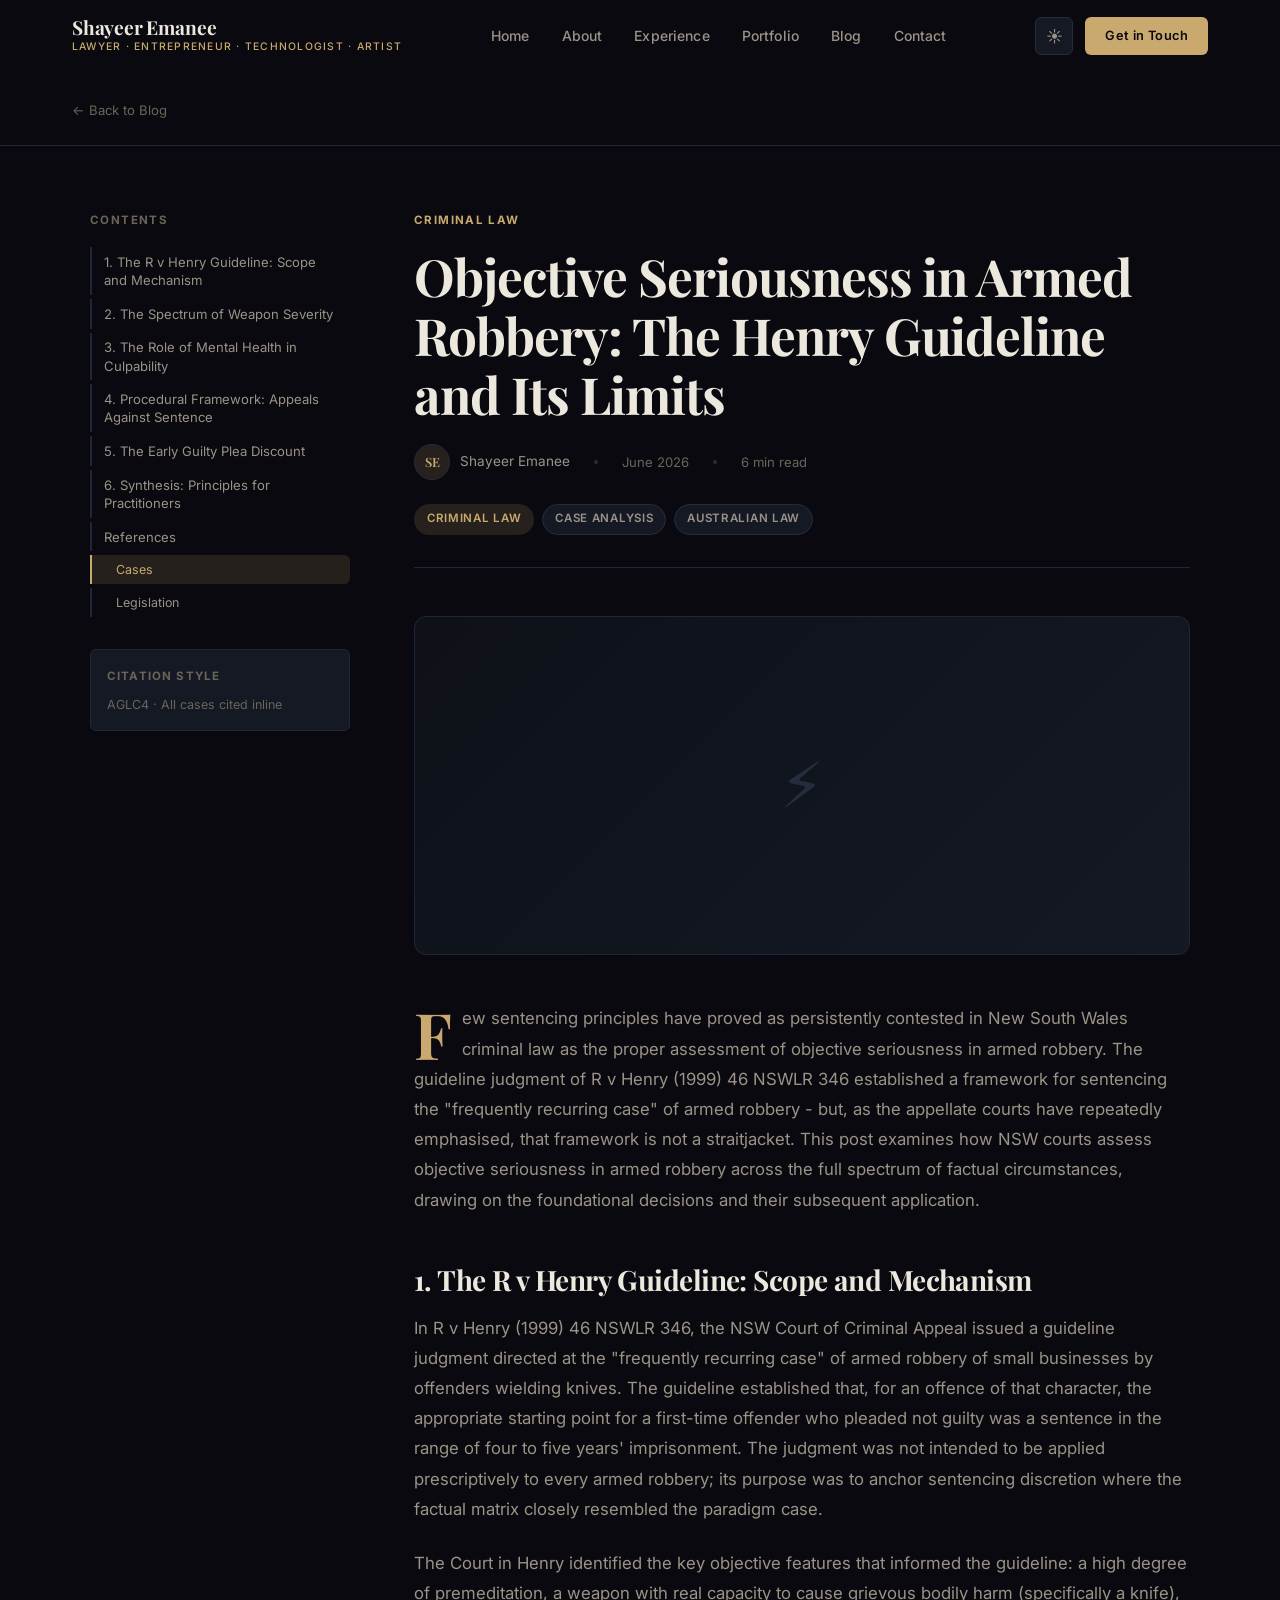
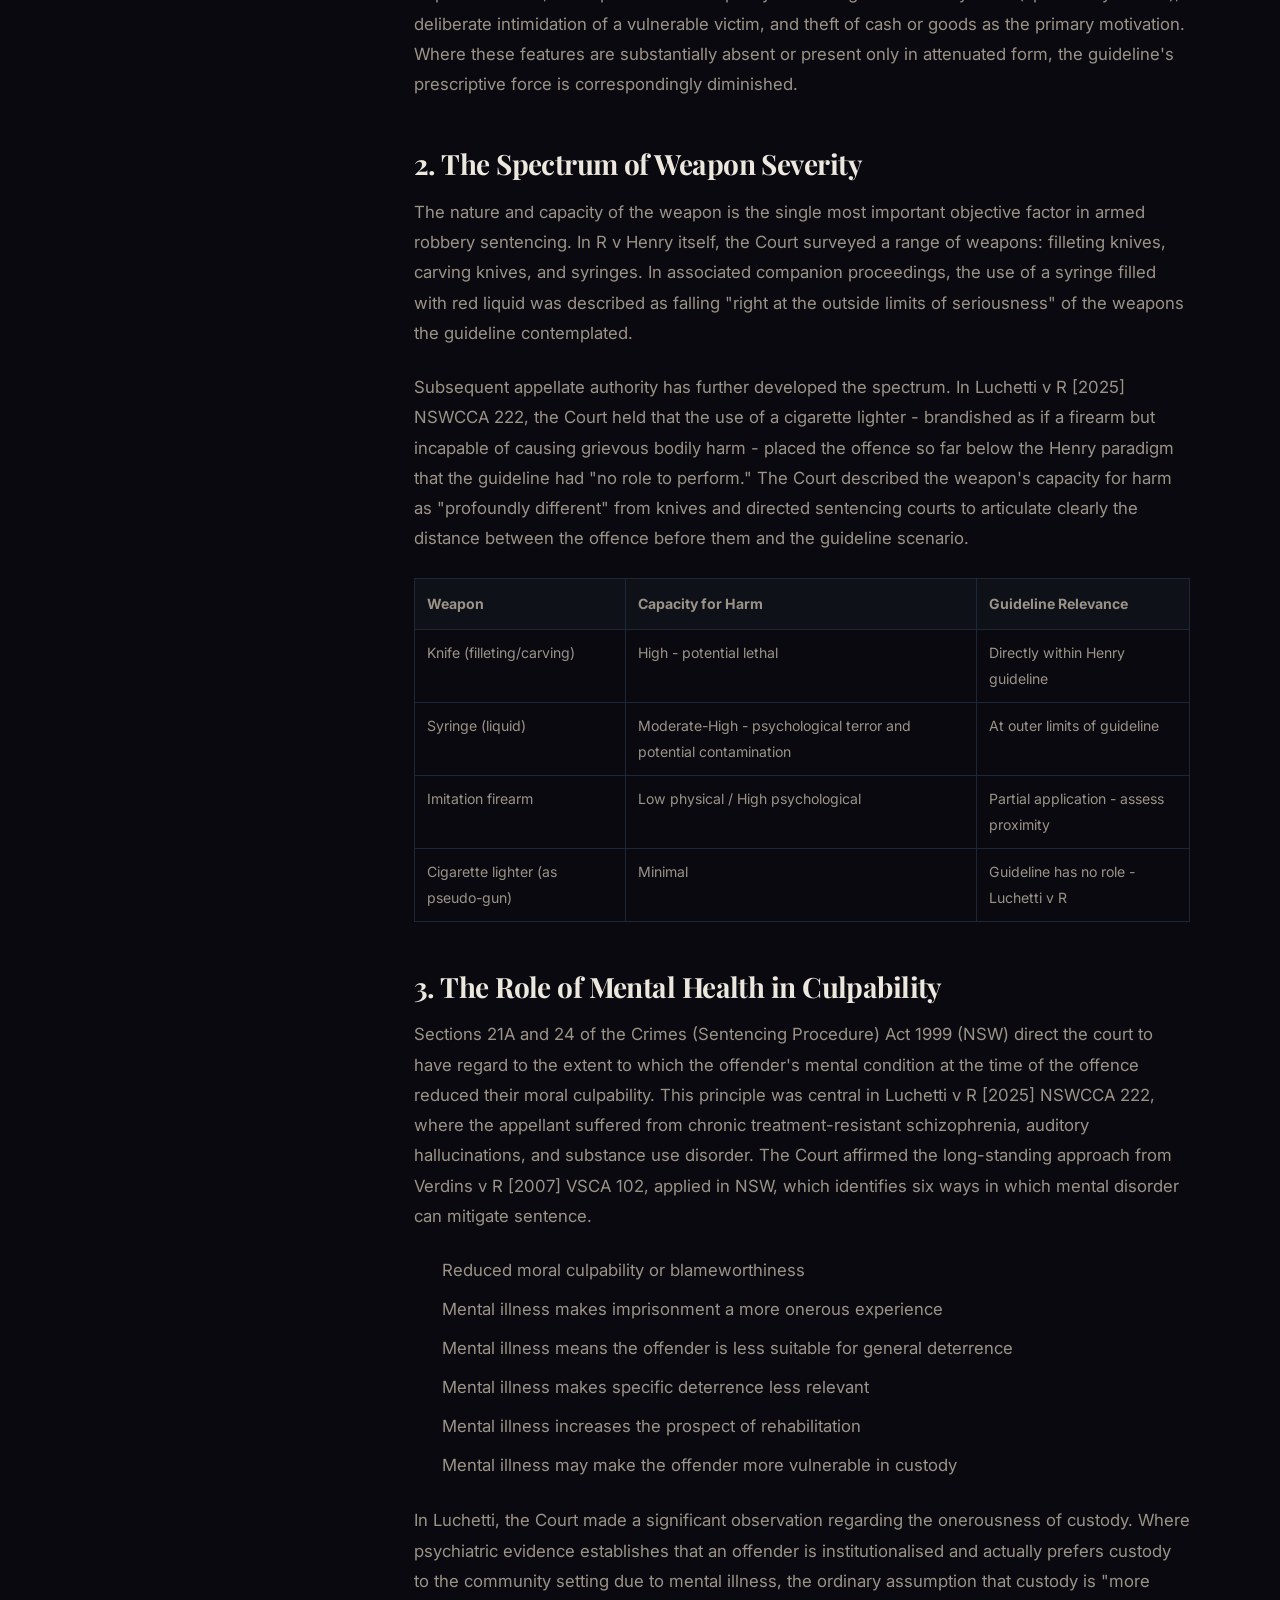
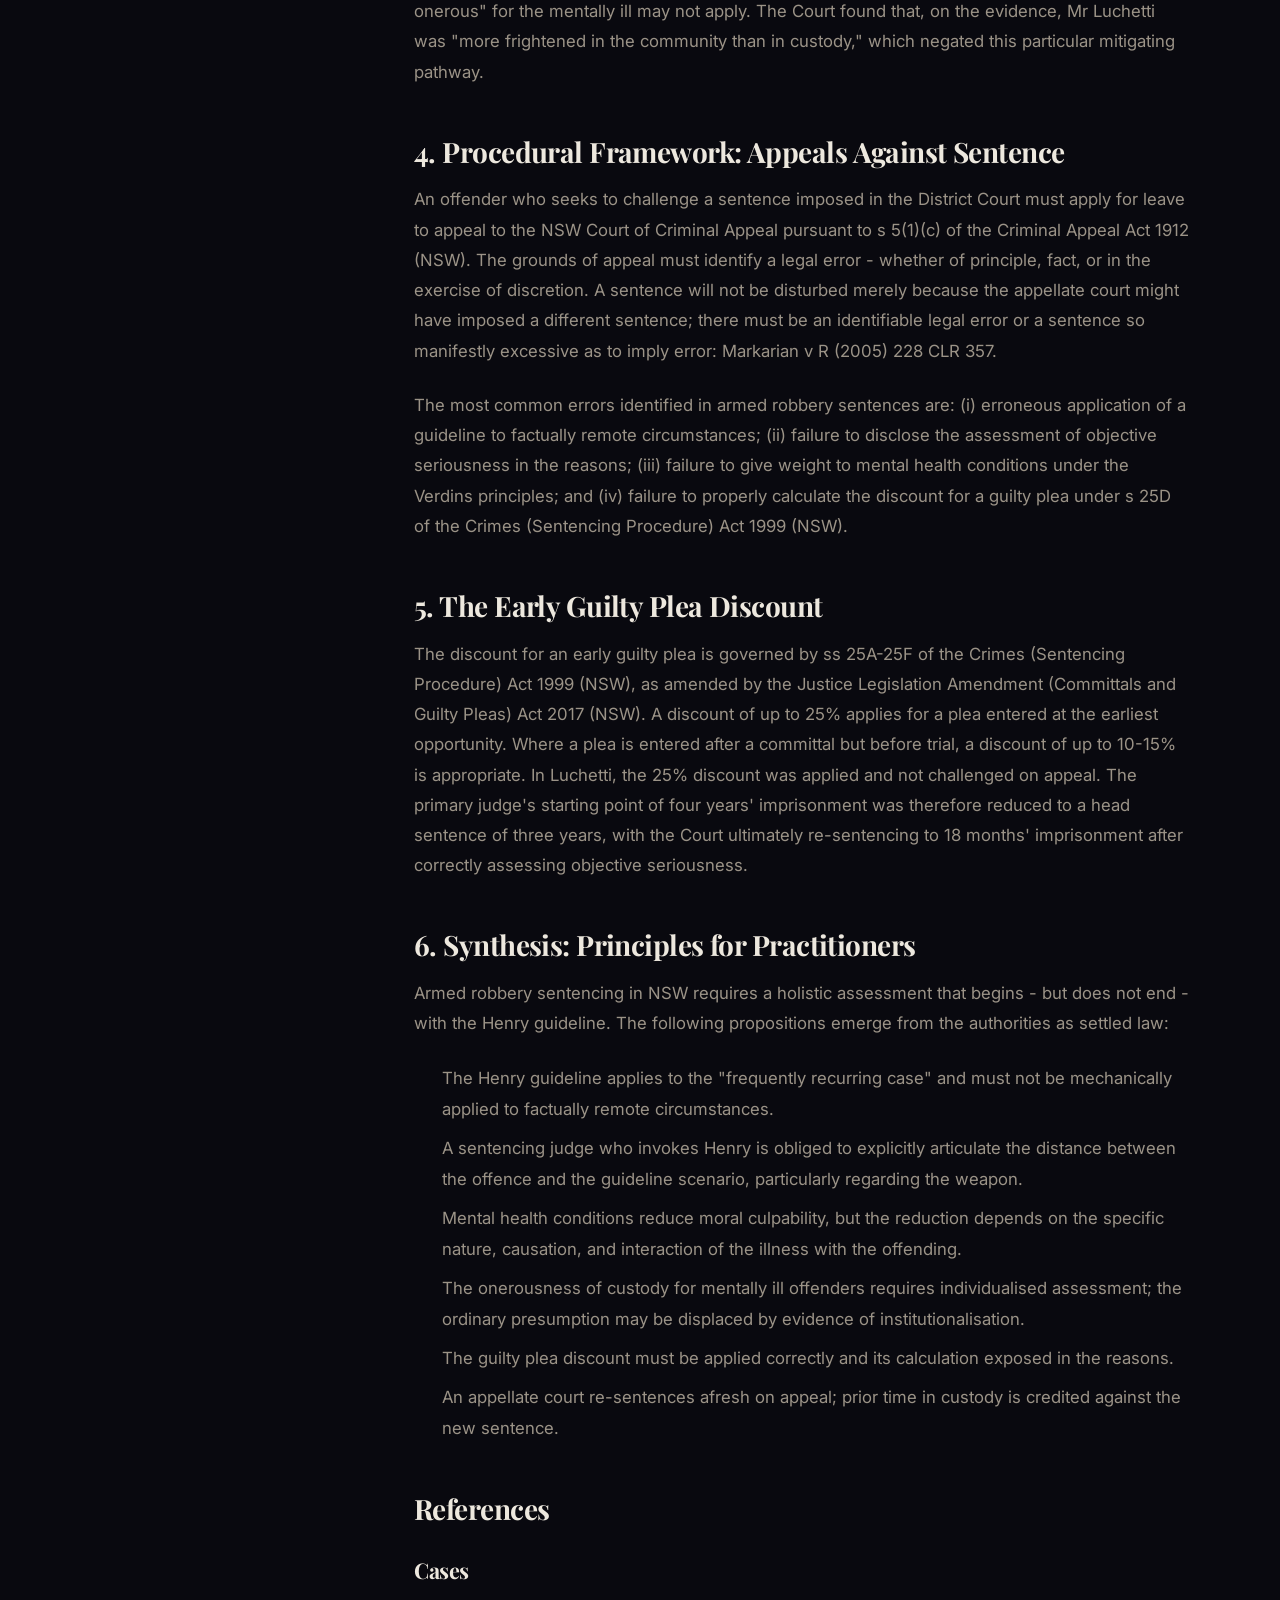
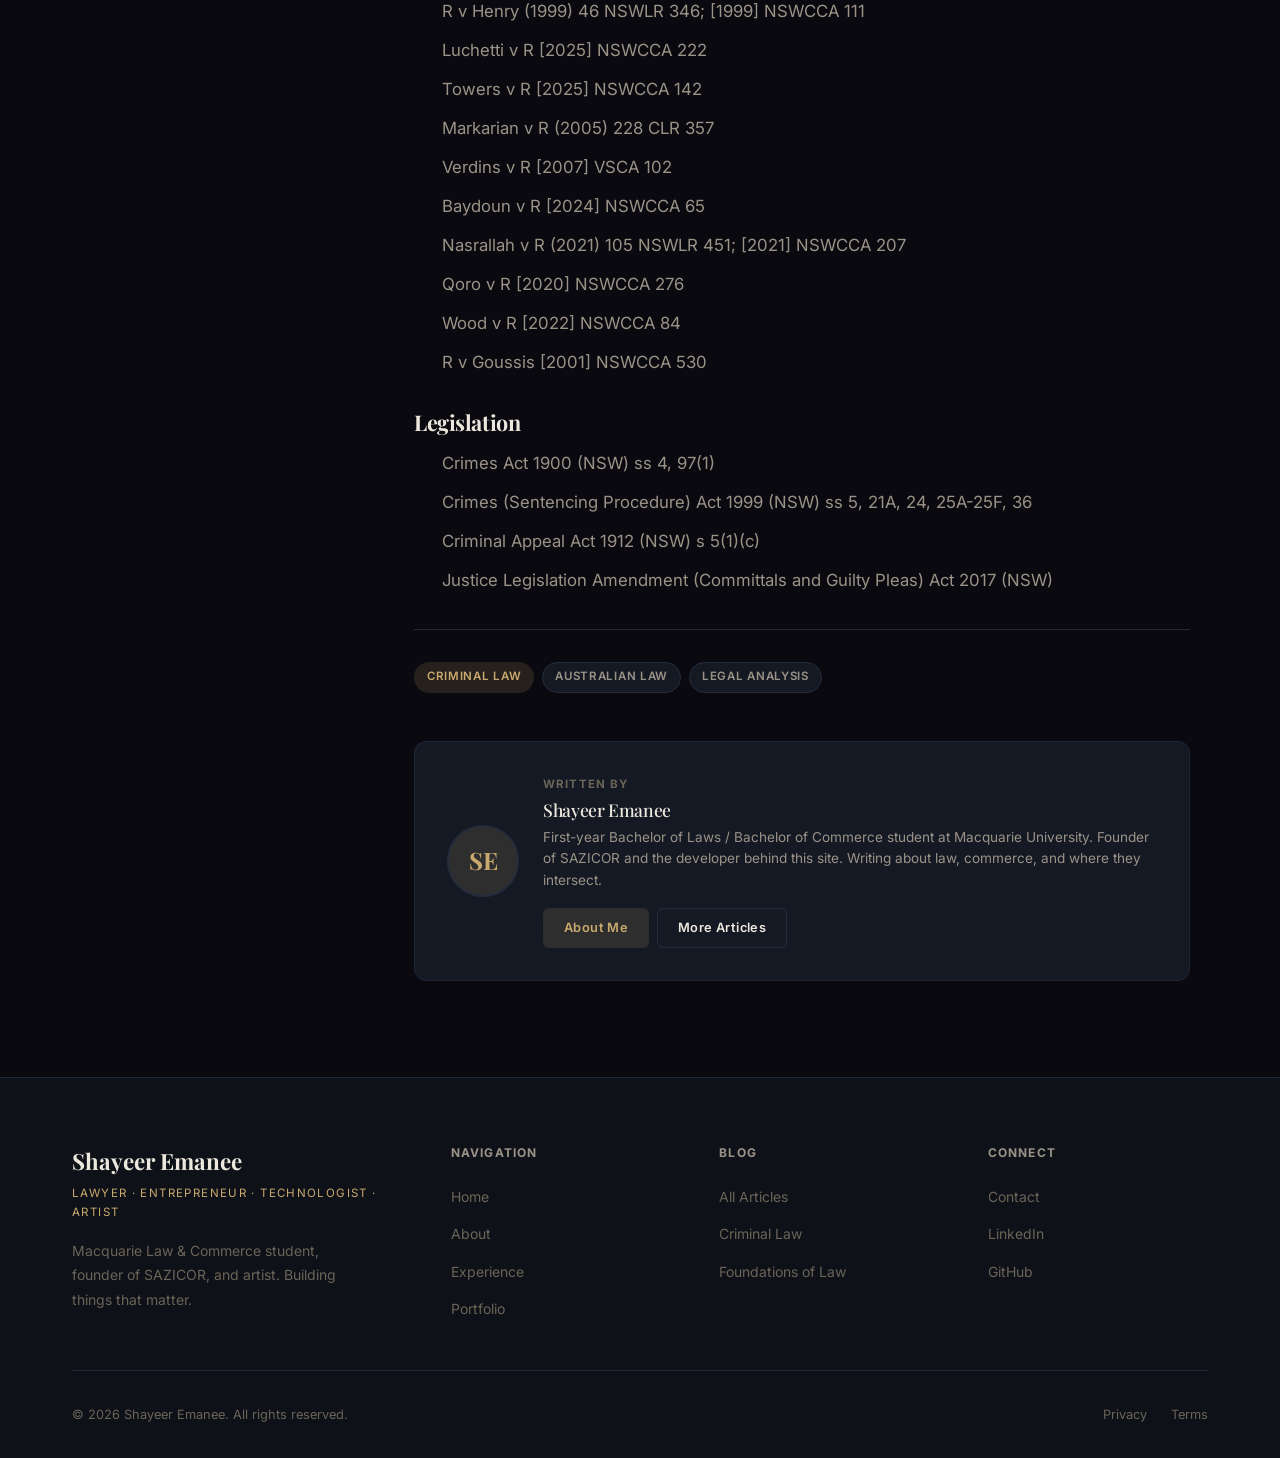
<file: posts/01-armed-robbery-henry-guideline.html>
<!DOCTYPE html>
<html lang="en" data-theme="dark">
<head>
  <meta charset="UTF-8" />
  <meta name="viewport" content="width=device-width, initial-scale=1.0" />
  <meta name="description" content="Few sentencing principles have proved as persistently contested in New South Wales criminal law as the proper assessment of objective seriousness in armed robbe" />
  <title>Objective Seriousness in Armed Robbery: The Henry Guideline and Its Limits — Shayeer Emanee</title>
  <link rel="preconnect" href="https://fonts.googleapis.com" />
  <link rel="preconnect" href="https://fonts.gstatic.com" crossorigin />
  <link rel="stylesheet" href="../styles/main.css" />
</head>
<body>
  <div class="scroll-progress" id="scroll-progress"></div>
  <nav class="nav" id="nav">
    <div class="nav__inner">
      <a href="../index.html" class="nav__logo">
        <span class="nav__logo-name">Shayeer Emanee</span>
        <span class="nav__logo-title">Lawyer · Entrepreneur · Technologist · Artist</span>
      </a>
      <ul class="nav__links">
        <li><a href="../index.html" class="nav__link">Home</a></li>
        <li><a href="../about.html" class="nav__link">About</a></li>
        <li><a href="../experience.html" class="nav__link">Experience</a></li>
        <li><a href="../portfolio.html" class="nav__link">Portfolio</a></li>
        <li><a href="../blog.html" class="nav__link">Blog</a></li>
        <li><a href="../contact.html" class="nav__link">Contact</a></li>
      </ul>
      <div class="nav__actions">
        <button class="nav__theme-btn" id="theme-toggle" aria-label="Toggle theme">☀</button>
        <a href="../contact.html" class="nav__cta">Get in Touch</a>
        <button class="nav__hamburger" id="nav-hamburger" aria-label="Toggle menu">
          <span></span><span></span><span></span>
        </button>
      </div>
    </div>
  </nav>
  <div class="nav__mobile" id="nav-mobile">
    <a href="../index.html" class="nav__mobile-link">Home</a>
    <a href="../about.html" class="nav__mobile-link">About</a>
    <a href="../experience.html" class="nav__mobile-link">Experience</a>
    <a href="../portfolio.html" class="nav__mobile-link">Portfolio</a>
    <a href="../blog.html" class="nav__mobile-link">Blog</a>
    <a href="../contact.html" class="nav__mobile-link">Contact</a>
  </div>
  <main>
    <div style="padding: calc(var(--nav-height) + 1.5rem) 0 0; border-bottom: 1px solid var(--border);">
      <div class="container">
        <a href="../blog.html" style="display:inline-flex; align-items:center; gap:0.5rem; font-size:0.82rem; color:var(--text-muted); transition:color var(--transition); padding-bottom:1.5rem;">
          ← Back to Blog
        </a>
      </div>
    </div>
    <article style="padding: 4rem 0 6rem;">
      <div class="container">
        <div class="post-layout">
          <aside class="post-toc">
            <p class="post-toc__title">Contents</p>
            <div class="post-toc__list" id="toc-list"></div>
            <div style="margin-top:2rem; padding:1rem; background:var(--bg-card); border:1px solid var(--border); border-radius:var(--radius-sm);">
              <p style="font-size:0.72rem; font-weight:700; color:var(--text-muted); letter-spacing:0.1em; text-transform:uppercase; margin-bottom:0.5rem;">Citation Style</p>
              <p style="font-size:0.78rem; color:var(--text-muted); line-height:1.6;">AGLC4 · All cases cited inline</p>
            </div>
          </aside>
          <div>
            <header class="post-header">
              <p class="post-header__category">Criminal Law</p>
              <h1 class="post-header__title">Objective Seriousness in Armed Robbery: The Henry Guideline and Its Limits</h1>
              <div class="post-header__meta">
                <div class="post-header__author">
                  <div class="post-header__author-avatar">SE</div>
                  <span>Shayeer Emanee</span>
                </div>
                <div class="post-header__separator"></div>
                <span class="post-header__date">June 2026</span>
                <div class="post-header__separator"></div>
                <span class="post-header__read-time">6 min read</span>
              </div>
              <div style="display:flex; flex-wrap:wrap; gap:0.5rem; margin-top:1.5rem;">
                <span class="tag tag--accent">Criminal Law</span>
                <span class="tag">Case Analysis</span>
                <span class="tag">Australian Law</span>
              </div>
            </header>
            <div style="aspect-ratio:16/7; background: linear-gradient(135deg, var(--bg-secondary), var(--bg-card)); border:1px solid var(--border); border-radius:var(--radius-md); display:flex; align-items:center; justify-content:center; font-size:4rem; color:var(--border-light); margin-bottom:3rem;">⚡</div>
            <div class="post-content">
<p>Few sentencing principles have proved as persistently contested in New South Wales criminal law as the proper assessment of objective seriousness in armed robbery. The guideline judgment of R v Henry (1999) 46 NSWLR 346 established a framework for sentencing the &quot;frequently recurring case&quot; of armed robbery  -  but, as the appellate courts have repeatedly emphasised, that framework is not a straitjacket. This post examines how NSW courts assess objective seriousness in armed robbery across the full spectrum of factual circumstances, drawing on the foundational decisions and their subsequent application.</p>
<h2><strong>1. The R v Henry Guideline: Scope and Mechanism</strong></h2>
<p>In R v Henry (1999) 46 NSWLR 346, the NSW Court of Criminal Appeal issued a guideline judgment directed at the &quot;frequently recurring case&quot; of armed robbery of small businesses by offenders wielding knives. The guideline established that, for an offence of that character, the appropriate starting point for a first-time offender who pleaded not guilty was a sentence in the range of four to five years&#x27; imprisonment. The judgment was not intended to be applied prescriptively to every armed robbery; its purpose was to anchor sentencing discretion where the factual matrix closely resembled the paradigm case.</p>
<p>The Court in Henry identified the key objective features that informed the guideline: a high degree of premeditation, a weapon with real capacity to cause grievous bodily harm (specifically a knife), deliberate intimidation of a vulnerable victim, and theft of cash or goods as the primary motivation. Where these features are substantially absent or present only in attenuated form, the guideline&#x27;s prescriptive force is correspondingly diminished.</p>
<h2><strong>2. The Spectrum of Weapon Severity</strong></h2>
<p>The nature and capacity of the weapon is the single most important objective factor in armed robbery sentencing. In R v Henry itself, the Court surveyed a range of weapons: filleting knives, carving knives, and syringes. In associated companion proceedings, the use of a syringe filled with red liquid was described as falling &quot;right at the outside limits of seriousness&quot; of the weapons the guideline contemplated.</p>
<p>Subsequent appellate authority has further developed the spectrum. In Luchetti v R [2025] NSWCCA 222, the Court held that the use of a cigarette lighter  -  brandished as if a firearm but incapable of causing grievous bodily harm  -  placed the offence so far below the Henry paradigm that the guideline had &quot;no role to perform.&quot; The Court described the weapon&#x27;s capacity for harm as &quot;profoundly different&quot; from knives and directed sentencing courts to articulate clearly the distance between the offence before them and the guideline scenario.</p>
<div class="table-wrapper" style="overflow-x:auto;margin:1.5rem 0;">
<table style="width:100%;border-collapse:collapse;font-size:0.88rem;">
<thead><tr>
<th style="padding:0.75rem;background:var(--bg-secondary);border:1px solid var(--border);text-align:left;font-weight:600;"><strong>Weapon</strong></th>
<th style="padding:0.75rem;background:var(--bg-secondary);border:1px solid var(--border);text-align:left;font-weight:600;"><strong>Capacity for Harm</strong></th>
<th style="padding:0.75rem;background:var(--bg-secondary);border:1px solid var(--border);text-align:left;font-weight:600;"><strong>Guideline Relevance</strong></th>
</tr></thead><tbody>
<tr>
<td style="padding:0.625rem 0.75rem;border:1px solid var(--border);vertical-align:top;">Knife (filleting/carving)</td>
<td style="padding:0.625rem 0.75rem;border:1px solid var(--border);vertical-align:top;">High  -  potential lethal</td>
<td style="padding:0.625rem 0.75rem;border:1px solid var(--border);vertical-align:top;">Directly within Henry guideline</td>
</tr>
<tr>
<td style="padding:0.625rem 0.75rem;border:1px solid var(--border);vertical-align:top;">Syringe (liquid)</td>
<td style="padding:0.625rem 0.75rem;border:1px solid var(--border);vertical-align:top;">Moderate-High  -  psychological terror and potential contamination</td>
<td style="padding:0.625rem 0.75rem;border:1px solid var(--border);vertical-align:top;">At outer limits of guideline</td>
</tr>
<tr>
<td style="padding:0.625rem 0.75rem;border:1px solid var(--border);vertical-align:top;">Imitation firearm</td>
<td style="padding:0.625rem 0.75rem;border:1px solid var(--border);vertical-align:top;">Low physical / High psychological</td>
<td style="padding:0.625rem 0.75rem;border:1px solid var(--border);vertical-align:top;">Partial application  -  assess proximity</td>
</tr>
<tr>
<td style="padding:0.625rem 0.75rem;border:1px solid var(--border);vertical-align:top;">Cigarette lighter (as pseudo-gun)</td>
<td style="padding:0.625rem 0.75rem;border:1px solid var(--border);vertical-align:top;">Minimal</td>
<td style="padding:0.625rem 0.75rem;border:1px solid var(--border);vertical-align:top;">Guideline has no role  -  Luchetti v R</td>
</tr>
</tbody></table></div>
<h2><strong>3. The Role of Mental Health in Culpability</strong></h2>
<p>Sections 21A and 24 of the Crimes (Sentencing Procedure) Act 1999 (NSW) direct the court to have regard to the extent to which the offender&#x27;s mental condition at the time of the offence reduced their moral culpability. This principle was central in Luchetti v R [2025] NSWCCA 222, where the appellant suffered from chronic treatment-resistant schizophrenia, auditory hallucinations, and substance use disorder. The Court affirmed the long-standing approach from Verdins v R [2007] VSCA 102, applied in NSW, which identifies six ways in which mental disorder can mitigate sentence.</p>
<ul><li>Reduced moral culpability or blameworthiness</li>
<li>Mental illness makes imprisonment a more onerous experience</li>
<li>Mental illness means the offender is less suitable for general deterrence</li>
<li>Mental illness makes specific deterrence less relevant</li>
<li>Mental illness increases the prospect of rehabilitation</li>
<li>Mental illness may make the offender more vulnerable in custody</li></ul>
<p>In Luchetti, the Court made a significant observation regarding the onerousness of custody. Where psychiatric evidence establishes that an offender is institutionalised and actually prefers custody to the community setting due to mental illness, the ordinary assumption that custody is &quot;more onerous&quot; for the mentally ill may not apply. The Court found that, on the evidence, Mr Luchetti was &quot;more frightened in the community than in custody,&quot; which negated this particular mitigating pathway.</p>
<h2><strong>4. Procedural Framework: Appeals Against Sentence</strong></h2>
<p>An offender who seeks to challenge a sentence imposed in the District Court must apply for leave to appeal to the NSW Court of Criminal Appeal pursuant to s 5(1)(c) of the Criminal Appeal Act 1912 (NSW). The grounds of appeal must identify a legal error  -  whether of principle, fact, or in the exercise of discretion. A sentence will not be disturbed merely because the appellate court might have imposed a different sentence; there must be an identifiable legal error or a sentence so manifestly excessive as to imply error: Markarian v R (2005) 228 CLR 357.</p>
<p>The most common errors identified in armed robbery sentences are: (i) erroneous application of a guideline to factually remote circumstances; (ii) failure to disclose the assessment of objective seriousness in the reasons; (iii) failure to give weight to mental health conditions under the Verdins principles; and (iv) failure to properly calculate the discount for a guilty plea under s 25D of the Crimes (Sentencing Procedure) Act 1999 (NSW).</p>
<h2><strong>5. The Early Guilty Plea Discount</strong></h2>
<p>The discount for an early guilty plea is governed by ss 25A-25F of the Crimes (Sentencing Procedure) Act 1999 (NSW), as amended by the Justice Legislation Amendment (Committals and Guilty Pleas) Act 2017 (NSW). A discount of up to 25% applies for a plea entered at the earliest opportunity. Where a plea is entered after a committal but before trial, a discount of up to 10-15% is appropriate. In Luchetti, the 25% discount was applied and not challenged on appeal. The primary judge&#x27;s starting point of four years&#x27; imprisonment was therefore reduced to a head sentence of three years, with the Court ultimately re-sentencing to 18 months&#x27; imprisonment after correctly assessing objective seriousness.</p>
<h2><strong>6. Synthesis: Principles for Practitioners</strong></h2>
<p>Armed robbery sentencing in NSW requires a holistic assessment that begins  -  but does not end  -  with the Henry guideline. The following propositions emerge from the authorities as settled law:</p>
<ul><li>The Henry guideline applies to the &quot;frequently recurring case&quot; and must not be mechanically applied to factually remote circumstances.</li>
<li>A sentencing judge who invokes Henry is obliged to explicitly articulate the distance between the offence and the guideline scenario, particularly regarding the weapon.</li>
<li>Mental health conditions reduce moral culpability, but the reduction depends on the specific nature, causation, and interaction of the illness with the offending.</li>
<li>The onerousness of custody for mentally ill offenders requires individualised assessment; the ordinary presumption may be displaced by evidence of institutionalisation.</li>
<li>The guilty plea discount must be applied correctly and its calculation exposed in the reasons.</li>
<li>An appellate court re-sentences afresh on appeal; prior time in custody is credited against the new sentence.</li></ul>
<h2><strong>References</strong></h2>
<h3><strong>Cases</strong></h3>
<ul><li>R v Henry (1999) 46 NSWLR 346; [1999] NSWCCA 111</li>
<li>Luchetti v R [2025] NSWCCA 222</li>
<li>Towers v R [2025] NSWCCA 142</li>
<li>Markarian v R (2005) 228 CLR 357</li>
<li>Verdins v R [2007] VSCA 102</li>
<li>Baydoun v R [2024] NSWCCA 65</li>
<li>Nasrallah v R (2021) 105 NSWLR 451; [2021] NSWCCA 207</li>
<li>Qoro v R [2020] NSWCCA 276</li>
<li>Wood v R [2022] NSWCCA 84</li>
<li>R v Goussis [2001] NSWCCA 530</li></ul>
<h3><strong>Legislation</strong></h3>
<ul><li>Crimes Act 1900 (NSW) ss 4, 97(1)</li>
<li>Crimes (Sentencing Procedure) Act 1999 (NSW) ss 5, 21A, 24, 25A-25F, 36</li>
<li>Criminal Appeal Act 1912 (NSW) s 5(1)(c)</li>
<li>Justice Legislation Amendment (Committals and Guilty Pleas) Act 2017 (NSW)</li></ul>
            </div>
            <div class="post-tags" style="margin-top:2rem;">
              <span class="tag tag--accent">Criminal Law</span>
              <span class="tag">Australian Law</span>
              <span class="tag">Legal Analysis</span>
            </div>
            <div class="card" style="margin-top:3rem; padding:2rem; display:grid; grid-template-columns:auto 1fr; gap:1.5rem; align-items:center;">
              <div style="width:72px; height:72px; border-radius:50%; background:var(--accent-dim); border:2px solid var(--border-light); display:flex; align-items:center; justify-content:center; font-family:var(--font-heading); font-size:1.5rem; color:var(--accent); font-weight:700;">SE</div>
              <div>
                <p style="font-size:0.72rem; font-weight:700; color:var(--text-muted); letter-spacing:0.1em; text-transform:uppercase; margin-bottom:0.3rem;">Written by</p>
                <h4 style="font-size:1.1rem; margin-bottom:0.4rem;">Shayeer Emanee</h4>
                <p style="font-size:0.85rem; color:var(--text-secondary); line-height:1.6; margin-bottom:1rem;">First-year Bachelor of Laws / Bachelor of Commerce student at Macquarie University. Founder of SAZICOR and the developer behind this site. Writing about law, commerce, and where they intersect.</p>
                <div style="display:flex; gap:0.5rem;">
                  <a href="../about.html" class="btn btn--ghost btn--sm">About Me</a>
                  <a href="../blog.html" class="btn btn--secondary btn--sm">More Articles</a>
                </div>
              </div>
            </div>
          </div>
        </div>
      </div>
    </article>
  </main>
  <footer class="footer">
    <div class="container">
      <div class="footer__inner">
        <div>
          <div class="footer__brand-name">Shayeer Emanee</div>
          <div class="footer__brand-title">Lawyer · Entrepreneur · Technologist · Artist</div>
          <p class="footer__brand-desc">Macquarie Law &amp; Commerce student, founder of SAZICOR, and artist. Building things that matter.</p>
        </div>
        <div>
          <p class="footer__col-title">Navigation</p>
          <ul class="footer__links">
            <li><a href="../index.html" class="footer__link">Home</a></li>
            <li><a href="../about.html" class="footer__link">About</a></li>
            <li><a href="../experience.html" class="footer__link">Experience</a></li>
            <li><a href="../portfolio.html" class="footer__link">Portfolio</a></li>
          </ul>
        </div>
        <div>
          <p class="footer__col-title">Blog</p>
          <ul class="footer__links">
            <li><a href="../blog.html" class="footer__link">All Articles</a></li>
            <li><a href="../blog.html" class="footer__link">Criminal Law</a></li>
            <li><a href="../blog.html" class="footer__link">Foundations of Law</a></li>
          </ul>
        </div>
        <div>
          <p class="footer__col-title">Connect</p>
          <ul class="footer__links">
            <li><a href="../contact.html" class="footer__link">Contact</a></li>
            <li><a href="https://www.linkedin.com/in/shayeere" class="footer__link" target="_blank" rel="noopener">LinkedIn</a></li>
            <li><a href="https://github.com/ShayeerEm" class="footer__link" target="_blank" rel="noopener">GitHub</a></li>
          </ul>
        </div>
      </div>
      <div class="footer__bottom">
        <p class="footer__copyright">&copy; <span id="footer-year"></span> Shayeer Emanee. All rights reserved.</p>
        <div class="footer__bottom-links">
          <a href="#" class="footer__bottom-link">Privacy</a>
          <a href="#" class="footer__bottom-link">Terms</a>
        </div>
      </div>
    </div>
  </footer>
  <button class="back-to-top" id="back-to-top" aria-label="Back to top">↑</button>
  <script src="../js/main.js"></script>
  <script>document.getElementById('footer-year').textContent = new Date().getFullYear();</script>
</body>
</html>
</file>
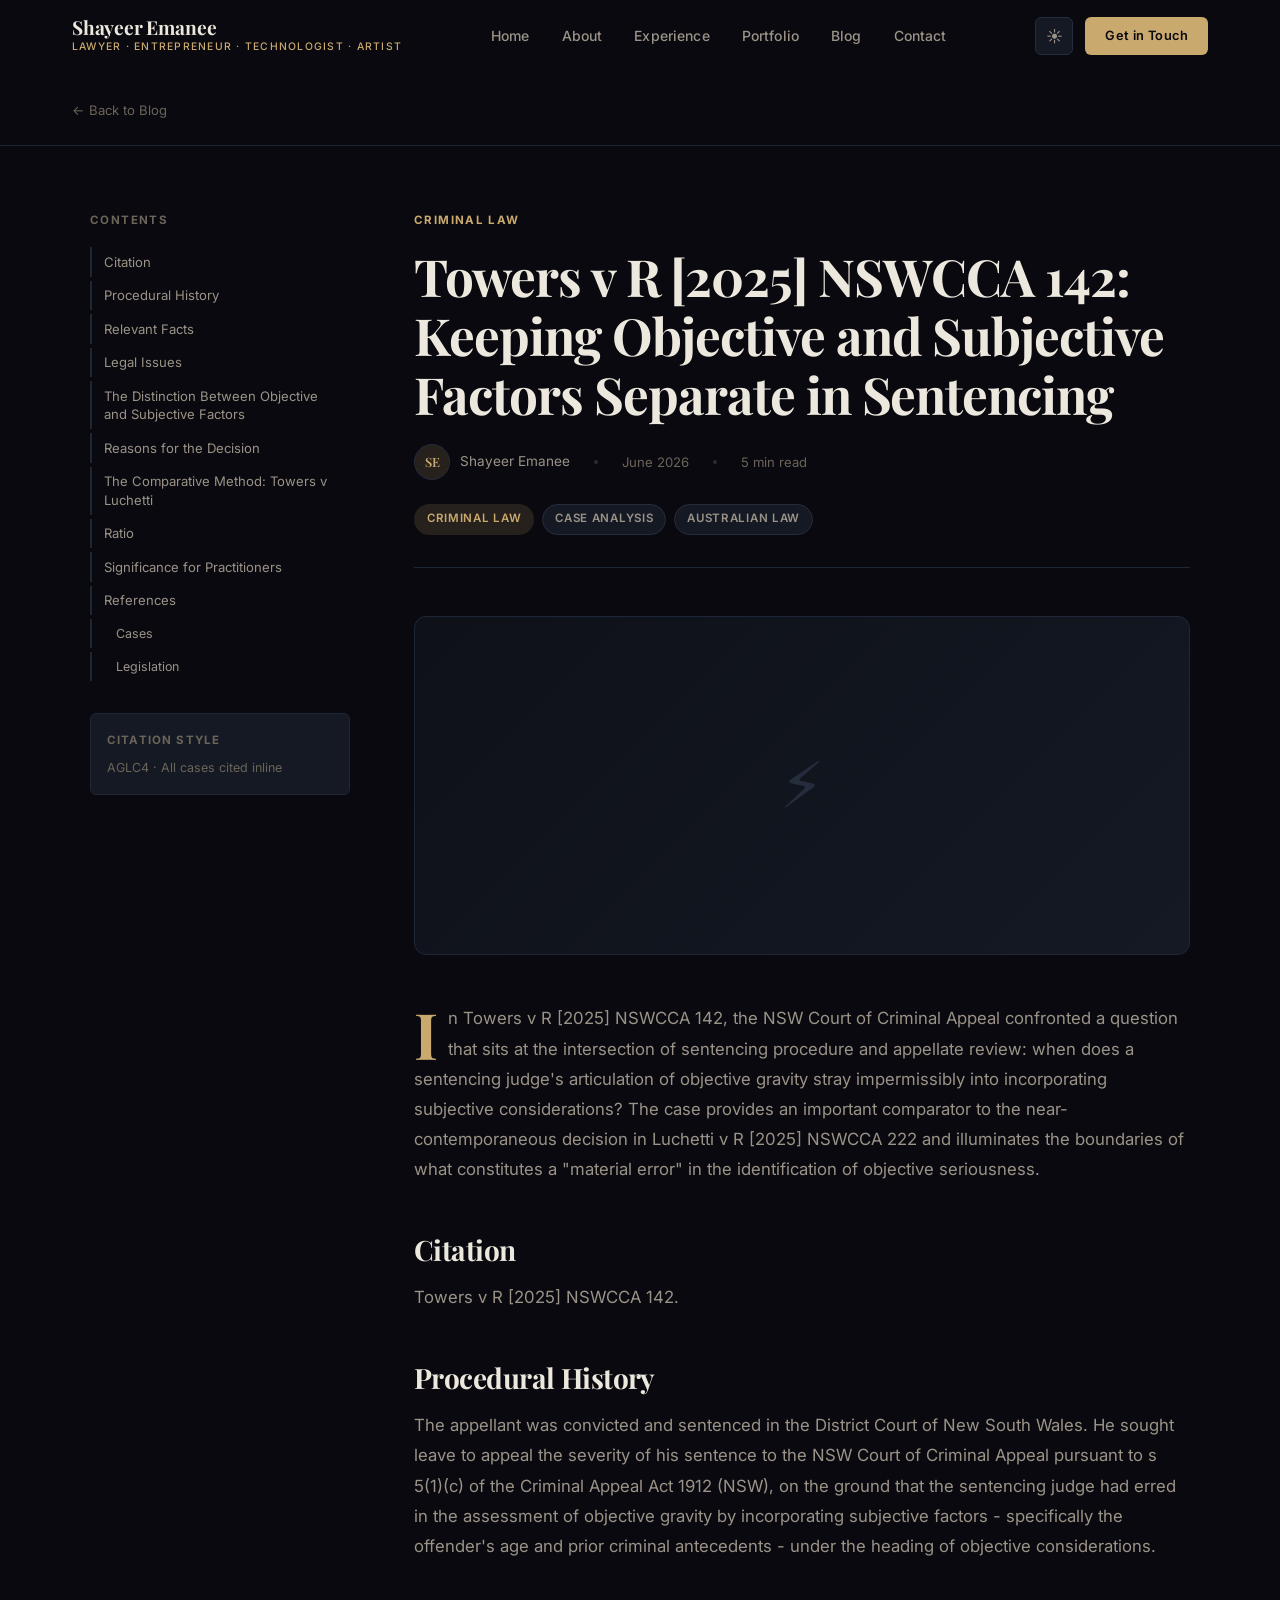
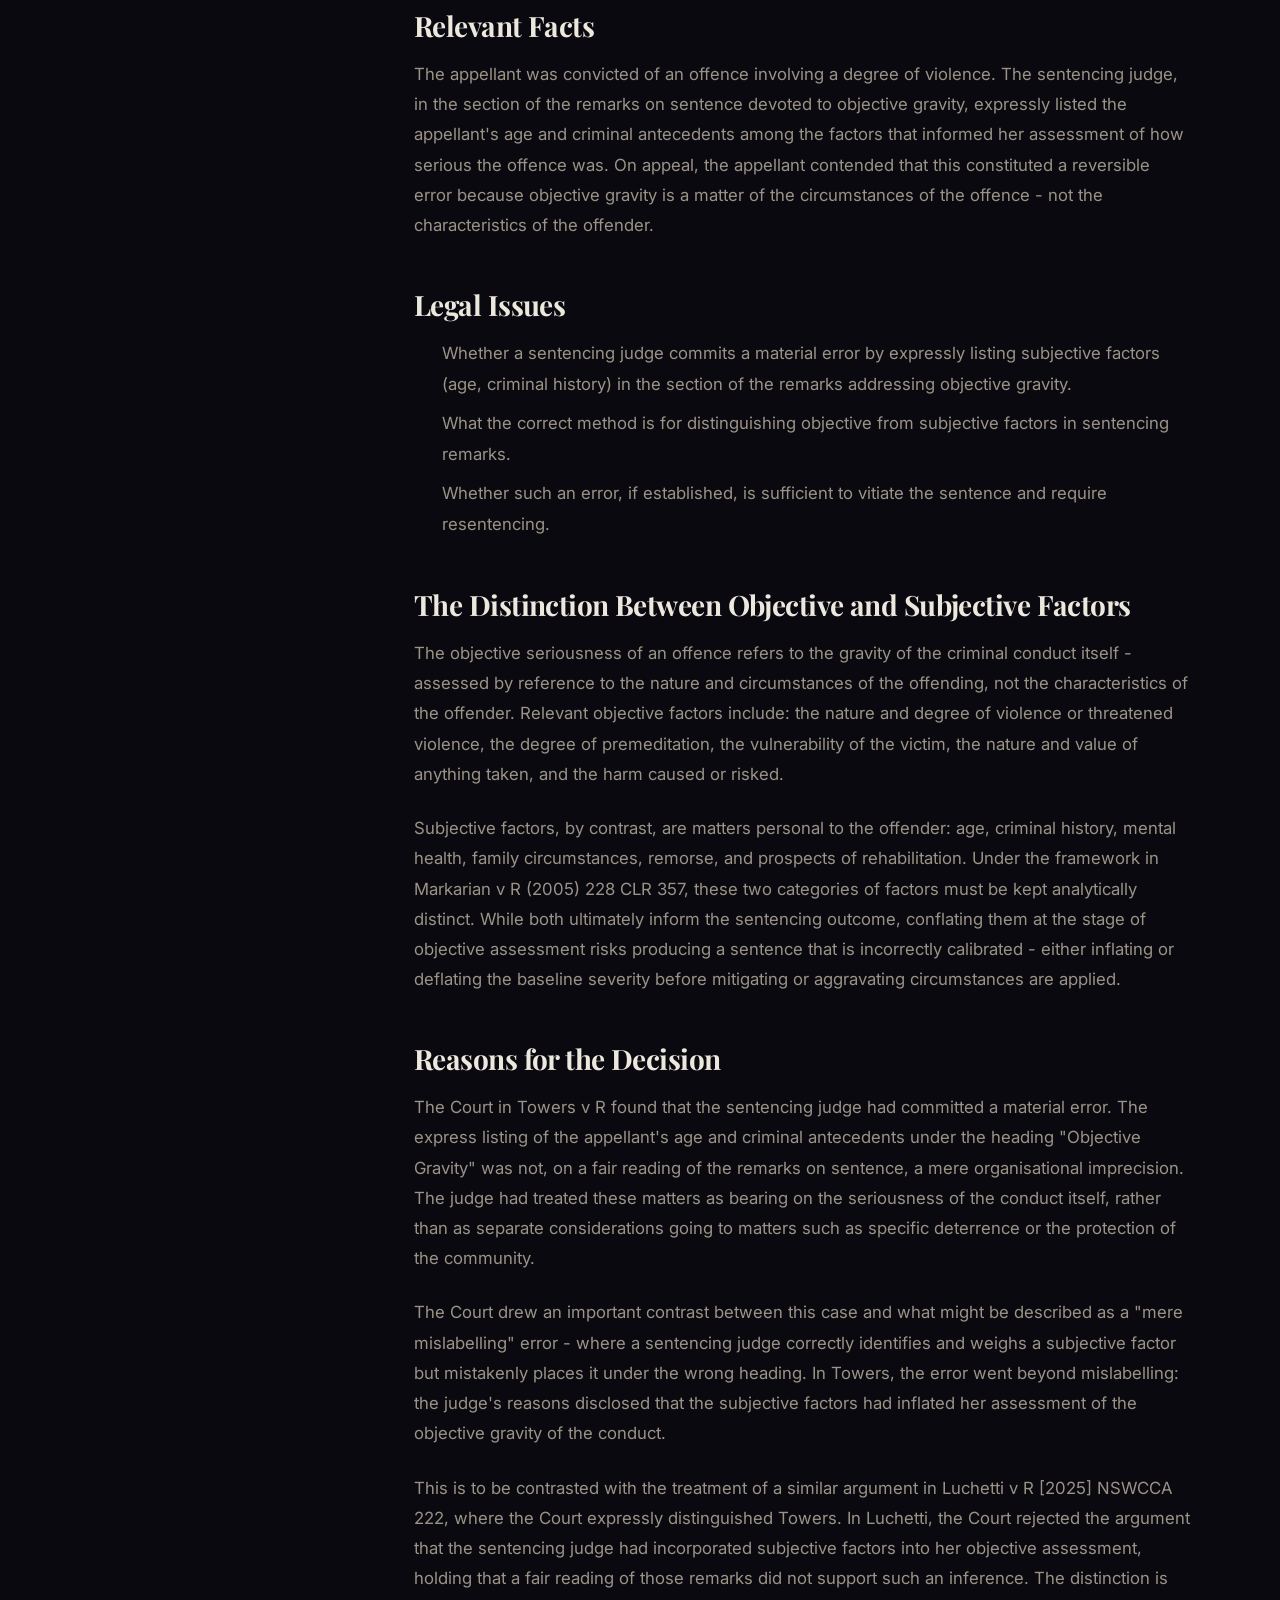
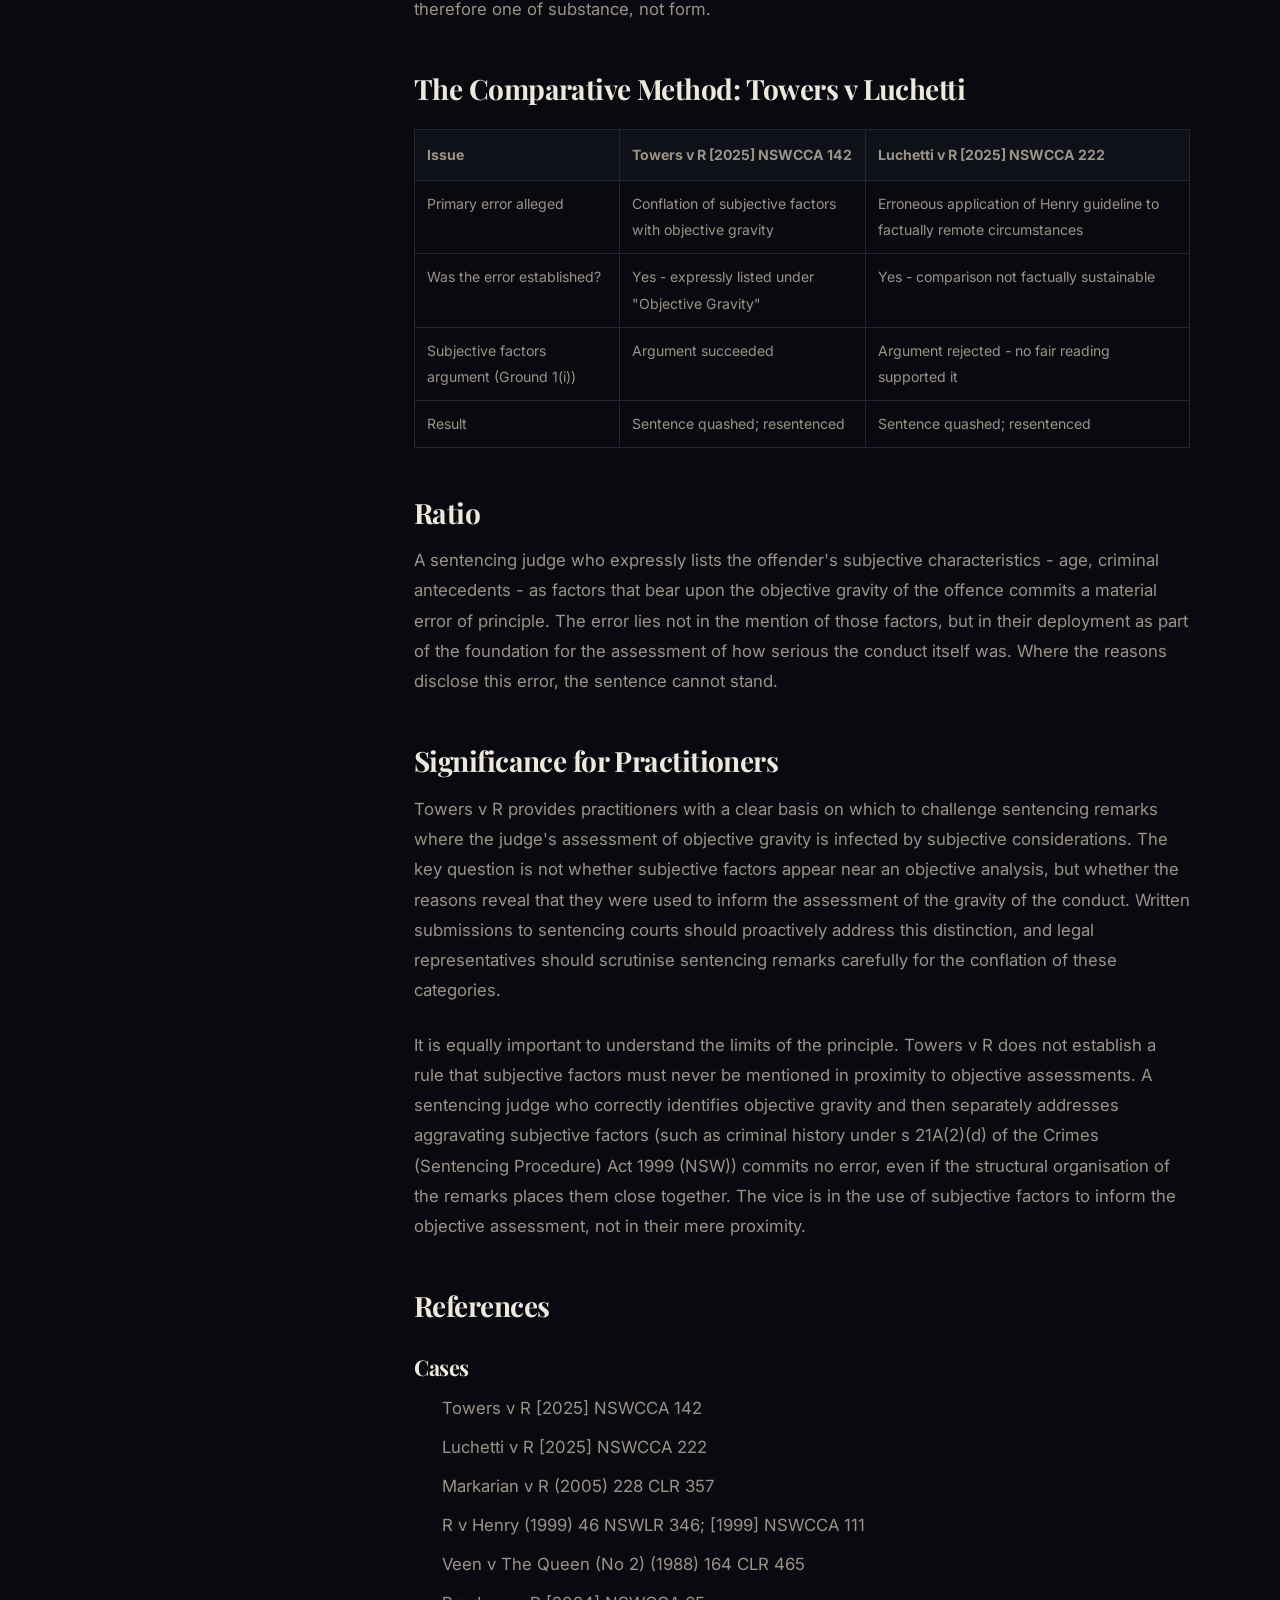
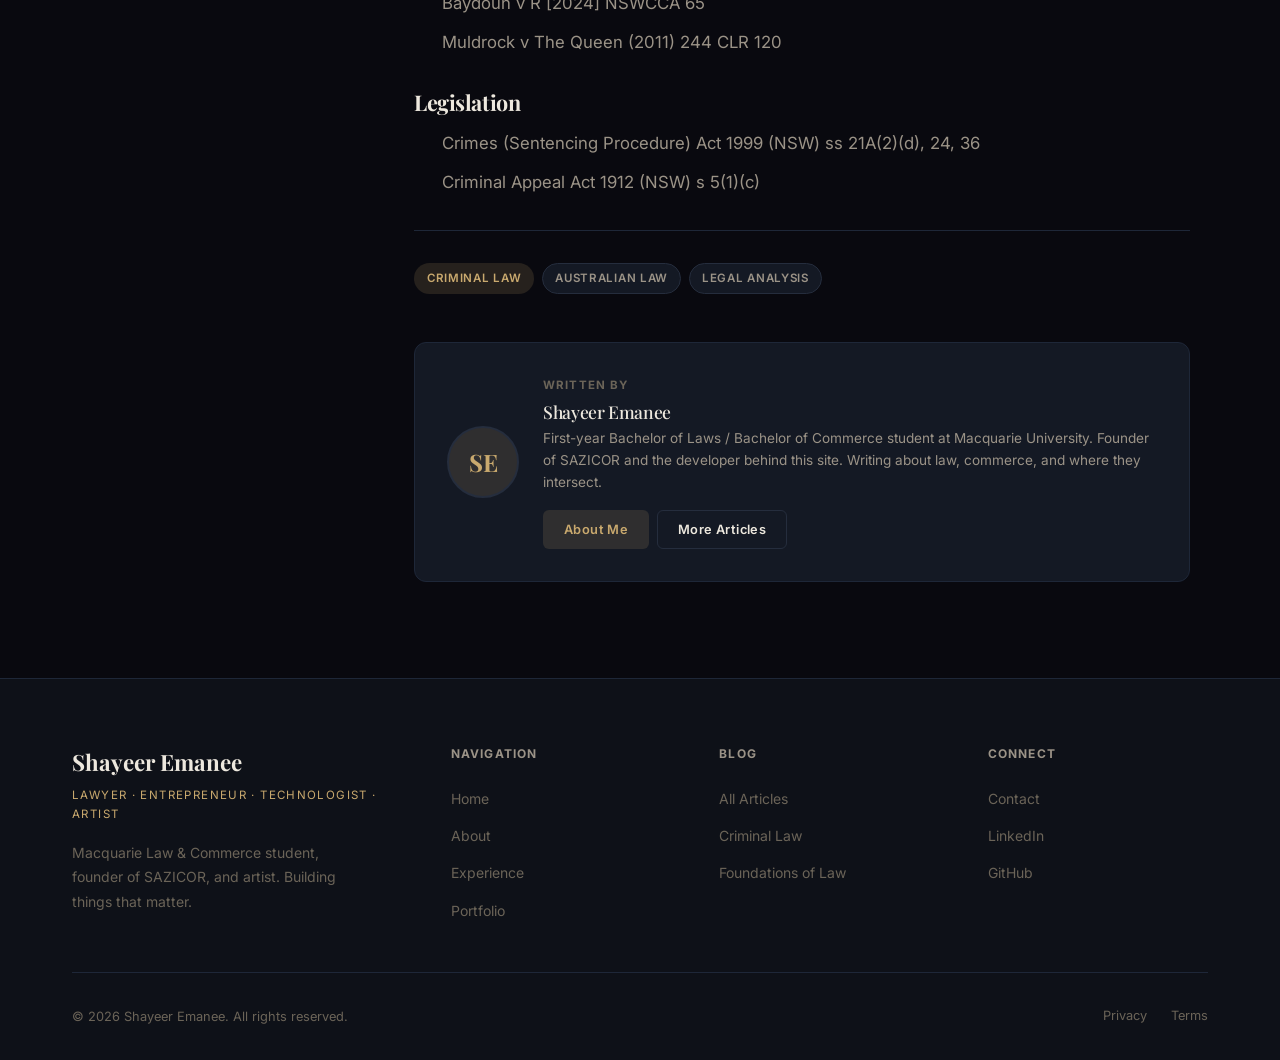
<file: posts/02-towers-v-r-case-note.html>
<!DOCTYPE html>
<html lang="en" data-theme="dark">
<head>
  <meta charset="UTF-8" />
  <meta name="viewport" content="width=device-width, initial-scale=1.0" />
  <meta name="description" content="In Towers v R [2025] NSWCCA 142, the NSW Court of Criminal Appeal confronted a question that sits at the intersection of sentencing procedure and appellate revi" />
  <title>Towers v R [2025] NSWCCA 142: Keeping Objective and Subjective Factors Separate in Sentencing — Shayeer Emanee</title>
  <link rel="preconnect" href="https://fonts.googleapis.com" />
  <link rel="preconnect" href="https://fonts.gstatic.com" crossorigin />
  <link rel="stylesheet" href="../styles/main.css" />
</head>
<body>
  <div class="scroll-progress" id="scroll-progress"></div>
  <nav class="nav" id="nav">
    <div class="nav__inner">
      <a href="../index.html" class="nav__logo">
        <span class="nav__logo-name">Shayeer Emanee</span>
        <span class="nav__logo-title">Lawyer · Entrepreneur · Technologist · Artist</span>
      </a>
      <ul class="nav__links">
        <li><a href="../index.html" class="nav__link">Home</a></li>
        <li><a href="../about.html" class="nav__link">About</a></li>
        <li><a href="../experience.html" class="nav__link">Experience</a></li>
        <li><a href="../portfolio.html" class="nav__link">Portfolio</a></li>
        <li><a href="../blog.html" class="nav__link">Blog</a></li>
        <li><a href="../contact.html" class="nav__link">Contact</a></li>
      </ul>
      <div class="nav__actions">
        <button class="nav__theme-btn" id="theme-toggle" aria-label="Toggle theme">☀</button>
        <a href="../contact.html" class="nav__cta">Get in Touch</a>
        <button class="nav__hamburger" id="nav-hamburger" aria-label="Toggle menu">
          <span></span><span></span><span></span>
        </button>
      </div>
    </div>
  </nav>
  <div class="nav__mobile" id="nav-mobile">
    <a href="../index.html" class="nav__mobile-link">Home</a>
    <a href="../about.html" class="nav__mobile-link">About</a>
    <a href="../experience.html" class="nav__mobile-link">Experience</a>
    <a href="../portfolio.html" class="nav__mobile-link">Portfolio</a>
    <a href="../blog.html" class="nav__mobile-link">Blog</a>
    <a href="../contact.html" class="nav__mobile-link">Contact</a>
  </div>
  <main>
    <div style="padding: calc(var(--nav-height) + 1.5rem) 0 0; border-bottom: 1px solid var(--border);">
      <div class="container">
        <a href="../blog.html" style="display:inline-flex; align-items:center; gap:0.5rem; font-size:0.82rem; color:var(--text-muted); transition:color var(--transition); padding-bottom:1.5rem;">
          ← Back to Blog
        </a>
      </div>
    </div>
    <article style="padding: 4rem 0 6rem;">
      <div class="container">
        <div class="post-layout">
          <aside class="post-toc">
            <p class="post-toc__title">Contents</p>
            <div class="post-toc__list" id="toc-list"></div>
            <div style="margin-top:2rem; padding:1rem; background:var(--bg-card); border:1px solid var(--border); border-radius:var(--radius-sm);">
              <p style="font-size:0.72rem; font-weight:700; color:var(--text-muted); letter-spacing:0.1em; text-transform:uppercase; margin-bottom:0.5rem;">Citation Style</p>
              <p style="font-size:0.78rem; color:var(--text-muted); line-height:1.6;">AGLC4 · All cases cited inline</p>
            </div>
          </aside>
          <div>
            <header class="post-header">
              <p class="post-header__category">Criminal Law</p>
              <h1 class="post-header__title">Towers v R [2025] NSWCCA 142: Keeping Objective and Subjective Factors Separate in Sentencing</h1>
              <div class="post-header__meta">
                <div class="post-header__author">
                  <div class="post-header__author-avatar">SE</div>
                  <span>Shayeer Emanee</span>
                </div>
                <div class="post-header__separator"></div>
                <span class="post-header__date">June 2026</span>
                <div class="post-header__separator"></div>
                <span class="post-header__read-time">5 min read</span>
              </div>
              <div style="display:flex; flex-wrap:wrap; gap:0.5rem; margin-top:1.5rem;">
                <span class="tag tag--accent">Criminal Law</span>
                <span class="tag">Case Analysis</span>
                <span class="tag">Australian Law</span>
              </div>
            </header>
            <div style="aspect-ratio:16/7; background: linear-gradient(135deg, var(--bg-secondary), var(--bg-card)); border:1px solid var(--border); border-radius:var(--radius-md); display:flex; align-items:center; justify-content:center; font-size:4rem; color:var(--border-light); margin-bottom:3rem;">⚡</div>
            <div class="post-content">
<p>In Towers v R [2025] NSWCCA 142, the NSW Court of Criminal Appeal confronted a question that sits at the intersection of sentencing procedure and appellate review: when does a sentencing judge&#x27;s articulation of objective gravity stray impermissibly into incorporating subjective considerations? The case provides an important comparator to the near-contemporaneous decision in Luchetti v R [2025] NSWCCA 222 and illuminates the boundaries of what constitutes a &quot;material error&quot; in the identification of objective seriousness.</p>
<h2><strong>Citation</strong></h2>
<p>Towers v R [2025] NSWCCA 142.</p>
<h2><strong>Procedural History</strong></h2>
<p>The appellant was convicted and sentenced in the District Court of New South Wales. He sought leave to appeal the severity of his sentence to the NSW Court of Criminal Appeal pursuant to s 5(1)(c) of the Criminal Appeal Act 1912 (NSW), on the ground that the sentencing judge had erred in the assessment of objective gravity by incorporating subjective factors  -  specifically the offender&#x27;s age and prior criminal antecedents  -  under the heading of objective considerations.</p>
<h2><strong>Relevant Facts</strong></h2>
<p>The appellant was convicted of an offence involving a degree of violence. The sentencing judge, in the section of the remarks on sentence devoted to objective gravity, expressly listed the appellant&#x27;s age and criminal antecedents among the factors that informed her assessment of how serious the offence was. On appeal, the appellant contended that this constituted a reversible error because objective gravity is a matter of the circumstances of the offence  -  not the characteristics of the offender.</p>
<h2><strong>Legal Issues</strong></h2>
<ul><li>Whether a sentencing judge commits a material error by expressly listing subjective factors (age, criminal history) in the section of the remarks addressing objective gravity.</li>
<li>What the correct method is for distinguishing objective from subjective factors in sentencing remarks.</li>
<li>Whether such an error, if established, is sufficient to vitiate the sentence and require resentencing.</li></ul>
<h2><strong>The Distinction Between Objective and Subjective Factors</strong></h2>
<p>The objective seriousness of an offence refers to the gravity of the criminal conduct itself  -  assessed by reference to the nature and circumstances of the offending, not the characteristics of the offender. Relevant objective factors include: the nature and degree of violence or threatened violence, the degree of premeditation, the vulnerability of the victim, the nature and value of anything taken, and the harm caused or risked.</p>
<p>Subjective factors, by contrast, are matters personal to the offender: age, criminal history, mental health, family circumstances, remorse, and prospects of rehabilitation. Under the framework in Markarian v R (2005) 228 CLR 357, these two categories of factors must be kept analytically distinct. While both ultimately inform the sentencing outcome, conflating them at the stage of objective assessment risks producing a sentence that is incorrectly calibrated  -  either inflating or deflating the baseline severity before mitigating or aggravating circumstances are applied.</p>
<h2><strong>Reasons for the Decision</strong></h2>
<p>The Court in Towers v R found that the sentencing judge had committed a material error. The express listing of the appellant&#x27;s age and criminal antecedents under the heading &quot;Objective Gravity&quot; was not, on a fair reading of the remarks on sentence, a mere organisational imprecision. The judge had treated these matters as bearing on the seriousness of the conduct itself, rather than as separate considerations going to matters such as specific deterrence or the protection of the community.</p>
<p>The Court drew an important contrast between this case and what might be described as a &quot;mere mislabelling&quot; error  -  where a sentencing judge correctly identifies and weighs a subjective factor but mistakenly places it under the wrong heading. In Towers, the error went beyond mislabelling: the judge&#x27;s reasons disclosed that the subjective factors had inflated her assessment of the objective gravity of the conduct.</p>
<p>This is to be contrasted with the treatment of a similar argument in Luchetti v R [2025] NSWCCA 222, where the Court expressly distinguished Towers. In Luchetti, the Court rejected the argument that the sentencing judge had incorporated subjective factors into her objective assessment, holding that a fair reading of those remarks did not support such an inference. The distinction is therefore one of substance, not form.</p>
<h2><strong>The Comparative Method: Towers v Luchetti</strong></h2>
<div class="table-wrapper" style="overflow-x:auto;margin:1.5rem 0;">
<table style="width:100%;border-collapse:collapse;font-size:0.88rem;">
<thead><tr>
<th style="padding:0.75rem;background:var(--bg-secondary);border:1px solid var(--border);text-align:left;font-weight:600;"><strong>Issue</strong></th>
<th style="padding:0.75rem;background:var(--bg-secondary);border:1px solid var(--border);text-align:left;font-weight:600;"><strong>Towers v R [2025] NSWCCA 142</strong></th>
<th style="padding:0.75rem;background:var(--bg-secondary);border:1px solid var(--border);text-align:left;font-weight:600;"><strong>Luchetti v R [2025] NSWCCA 222</strong></th>
</tr></thead><tbody>
<tr>
<td style="padding:0.625rem 0.75rem;border:1px solid var(--border);vertical-align:top;">Primary error alleged</td>
<td style="padding:0.625rem 0.75rem;border:1px solid var(--border);vertical-align:top;">Conflation of subjective factors with objective gravity</td>
<td style="padding:0.625rem 0.75rem;border:1px solid var(--border);vertical-align:top;">Erroneous application of Henry guideline to factually remote circumstances</td>
</tr>
<tr>
<td style="padding:0.625rem 0.75rem;border:1px solid var(--border);vertical-align:top;">Was the error established?</td>
<td style="padding:0.625rem 0.75rem;border:1px solid var(--border);vertical-align:top;">Yes  -  expressly listed under &quot;Objective Gravity&quot;</td>
<td style="padding:0.625rem 0.75rem;border:1px solid var(--border);vertical-align:top;">Yes  -  comparison not factually sustainable</td>
</tr>
<tr>
<td style="padding:0.625rem 0.75rem;border:1px solid var(--border);vertical-align:top;">Subjective factors argument (Ground 1(i))</td>
<td style="padding:0.625rem 0.75rem;border:1px solid var(--border);vertical-align:top;">Argument succeeded</td>
<td style="padding:0.625rem 0.75rem;border:1px solid var(--border);vertical-align:top;">Argument rejected  -  no fair reading supported it</td>
</tr>
<tr>
<td style="padding:0.625rem 0.75rem;border:1px solid var(--border);vertical-align:top;">Result</td>
<td style="padding:0.625rem 0.75rem;border:1px solid var(--border);vertical-align:top;">Sentence quashed; resentenced</td>
<td style="padding:0.625rem 0.75rem;border:1px solid var(--border);vertical-align:top;">Sentence quashed; resentenced</td>
</tr>
</tbody></table></div>
<h2><strong>Ratio</strong></h2>
<p>A sentencing judge who expressly lists the offender&#x27;s subjective characteristics  -  age, criminal antecedents  -  as factors that bear upon the objective gravity of the offence commits a material error of principle. The error lies not in the mention of those factors, but in their deployment as part of the foundation for the assessment of how serious the conduct itself was. Where the reasons disclose this error, the sentence cannot stand.</p>
<h2><strong>Significance for Practitioners</strong></h2>
<p>Towers v R provides practitioners with a clear basis on which to challenge sentencing remarks where the judge&#x27;s assessment of objective gravity is infected by subjective considerations. The key question is not whether subjective factors appear near an objective analysis, but whether the reasons reveal that they were used to inform the assessment of the gravity of the conduct. Written submissions to sentencing courts should proactively address this distinction, and legal representatives should scrutinise sentencing remarks carefully for the conflation of these categories.</p>
<p>It is equally important to understand the limits of the principle. Towers v R does not establish a rule that subjective factors must never be mentioned in proximity to objective assessments. A sentencing judge who correctly identifies objective gravity and then separately addresses aggravating subjective factors (such as criminal history under s 21A(2)(d) of the Crimes (Sentencing Procedure) Act 1999 (NSW)) commits no error, even if the structural organisation of the remarks places them close together. The vice is in the use of subjective factors to inform the objective assessment, not in their mere proximity.</p>
<h2><strong>References</strong></h2>
<h3><strong>Cases</strong></h3>
<ul><li>Towers v R [2025] NSWCCA 142</li>
<li>Luchetti v R [2025] NSWCCA 222</li>
<li>Markarian v R (2005) 228 CLR 357</li>
<li>R v Henry (1999) 46 NSWLR 346; [1999] NSWCCA 111</li>
<li>Veen v The Queen (No 2) (1988) 164 CLR 465</li>
<li>Baydoun v R [2024] NSWCCA 65</li>
<li>Muldrock v The Queen (2011) 244 CLR 120</li></ul>
<h3><strong>Legislation</strong></h3>
<ul><li>Crimes (Sentencing Procedure) Act 1999 (NSW) ss 21A(2)(d), 24, 36</li>
<li>Criminal Appeal Act 1912 (NSW) s 5(1)(c)</li></ul>
            </div>
            <div class="post-tags" style="margin-top:2rem;">
              <span class="tag tag--accent">Criminal Law</span>
              <span class="tag">Australian Law</span>
              <span class="tag">Legal Analysis</span>
            </div>
            <div class="card" style="margin-top:3rem; padding:2rem; display:grid; grid-template-columns:auto 1fr; gap:1.5rem; align-items:center;">
              <div style="width:72px; height:72px; border-radius:50%; background:var(--accent-dim); border:2px solid var(--border-light); display:flex; align-items:center; justify-content:center; font-family:var(--font-heading); font-size:1.5rem; color:var(--accent); font-weight:700;">SE</div>
              <div>
                <p style="font-size:0.72rem; font-weight:700; color:var(--text-muted); letter-spacing:0.1em; text-transform:uppercase; margin-bottom:0.3rem;">Written by</p>
                <h4 style="font-size:1.1rem; margin-bottom:0.4rem;">Shayeer Emanee</h4>
                <p style="font-size:0.85rem; color:var(--text-secondary); line-height:1.6; margin-bottom:1rem;">First-year Bachelor of Laws / Bachelor of Commerce student at Macquarie University. Founder of SAZICOR and the developer behind this site. Writing about law, commerce, and where they intersect.</p>
                <div style="display:flex; gap:0.5rem;">
                  <a href="../about.html" class="btn btn--ghost btn--sm">About Me</a>
                  <a href="../blog.html" class="btn btn--secondary btn--sm">More Articles</a>
                </div>
              </div>
            </div>
          </div>
        </div>
      </div>
    </article>
  </main>
  <footer class="footer">
    <div class="container">
      <div class="footer__inner">
        <div>
          <div class="footer__brand-name">Shayeer Emanee</div>
          <div class="footer__brand-title">Lawyer · Entrepreneur · Technologist · Artist</div>
          <p class="footer__brand-desc">Macquarie Law &amp; Commerce student, founder of SAZICOR, and artist. Building things that matter.</p>
        </div>
        <div>
          <p class="footer__col-title">Navigation</p>
          <ul class="footer__links">
            <li><a href="../index.html" class="footer__link">Home</a></li>
            <li><a href="../about.html" class="footer__link">About</a></li>
            <li><a href="../experience.html" class="footer__link">Experience</a></li>
            <li><a href="../portfolio.html" class="footer__link">Portfolio</a></li>
          </ul>
        </div>
        <div>
          <p class="footer__col-title">Blog</p>
          <ul class="footer__links">
            <li><a href="../blog.html" class="footer__link">All Articles</a></li>
            <li><a href="../blog.html" class="footer__link">Criminal Law</a></li>
            <li><a href="../blog.html" class="footer__link">Foundations of Law</a></li>
          </ul>
        </div>
        <div>
          <p class="footer__col-title">Connect</p>
          <ul class="footer__links">
            <li><a href="../contact.html" class="footer__link">Contact</a></li>
            <li><a href="https://www.linkedin.com/in/shayeere" class="footer__link" target="_blank" rel="noopener">LinkedIn</a></li>
            <li><a href="https://github.com/ShayeerEm" class="footer__link" target="_blank" rel="noopener">GitHub</a></li>
          </ul>
        </div>
      </div>
      <div class="footer__bottom">
        <p class="footer__copyright">&copy; <span id="footer-year"></span> Shayeer Emanee. All rights reserved.</p>
        <div class="footer__bottom-links">
          <a href="#" class="footer__bottom-link">Privacy</a>
          <a href="#" class="footer__bottom-link">Terms</a>
        </div>
      </div>
    </div>
  </footer>
  <button class="back-to-top" id="back-to-top" aria-label="Back to top">↑</button>
  <script src="../js/main.js"></script>
  <script>document.getElementById('footer-year').textContent = new Date().getFullYear();</script>
</body>
</html>
</file>
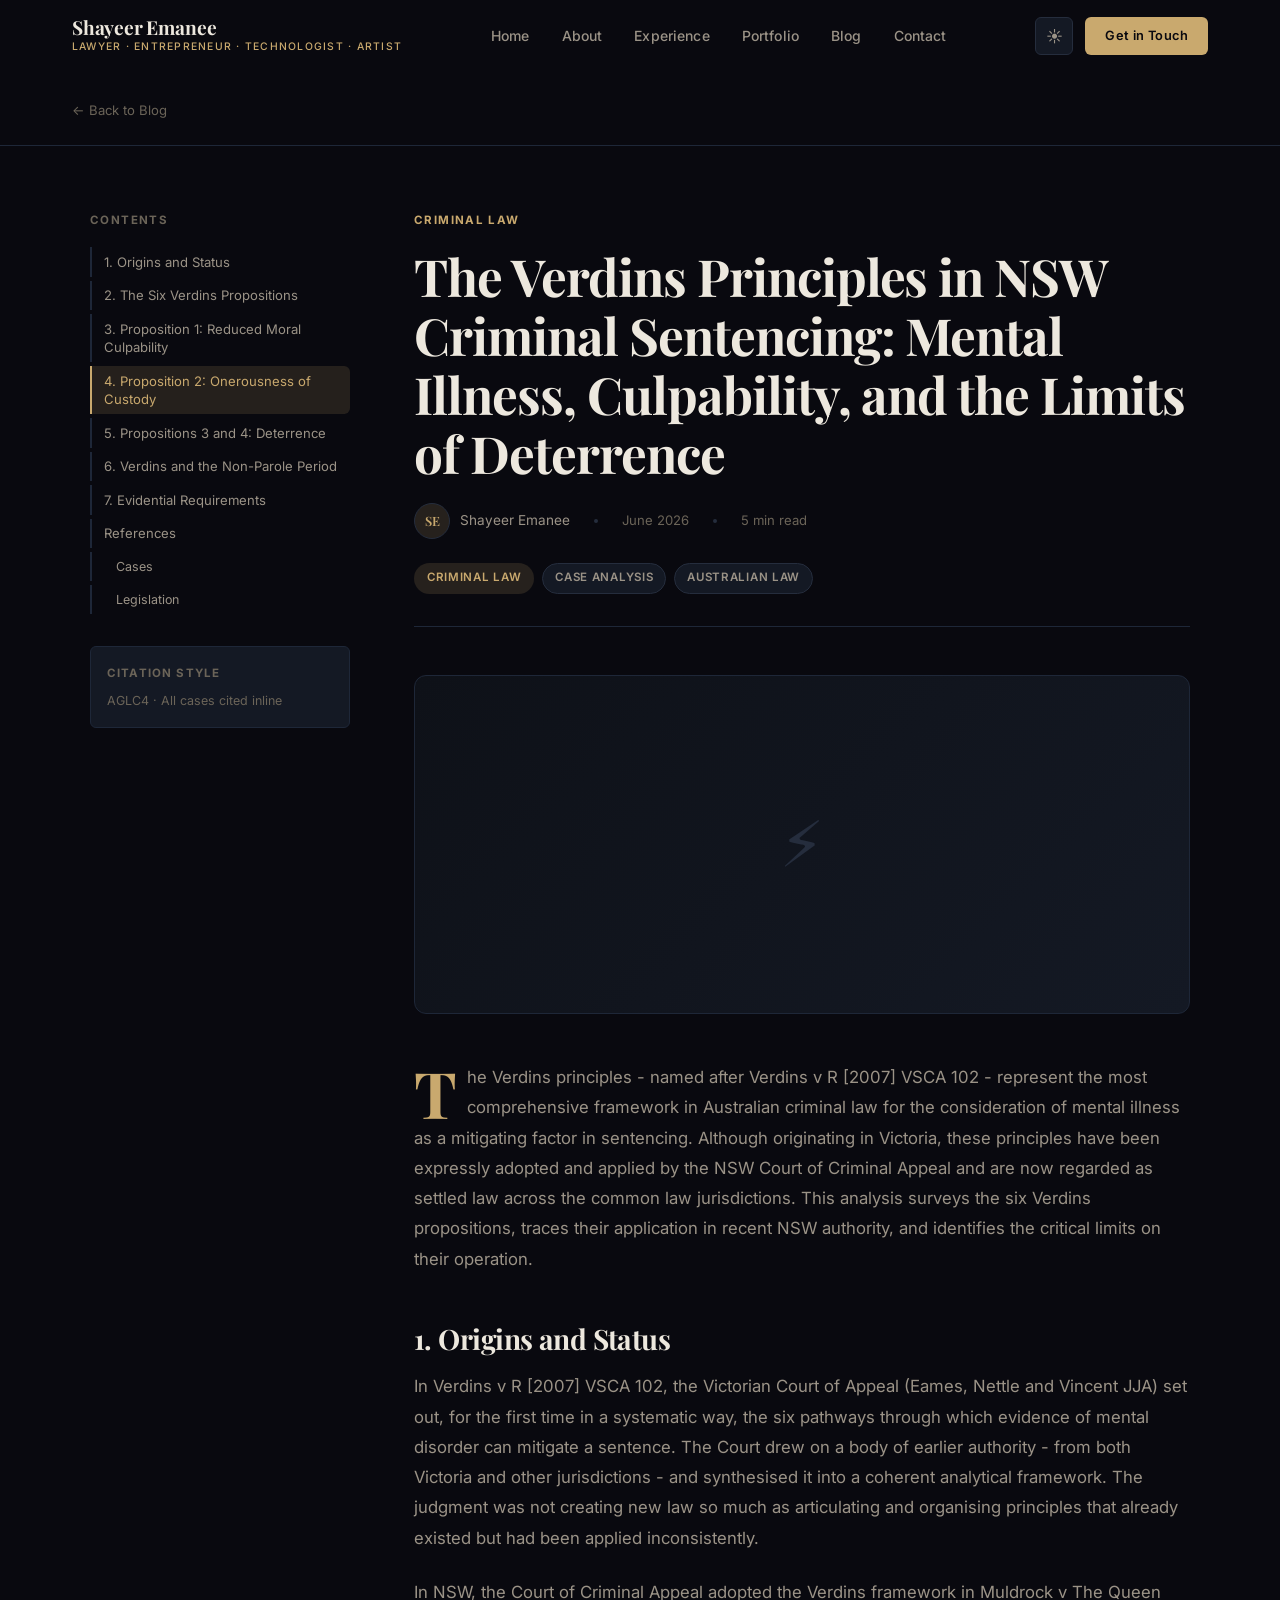
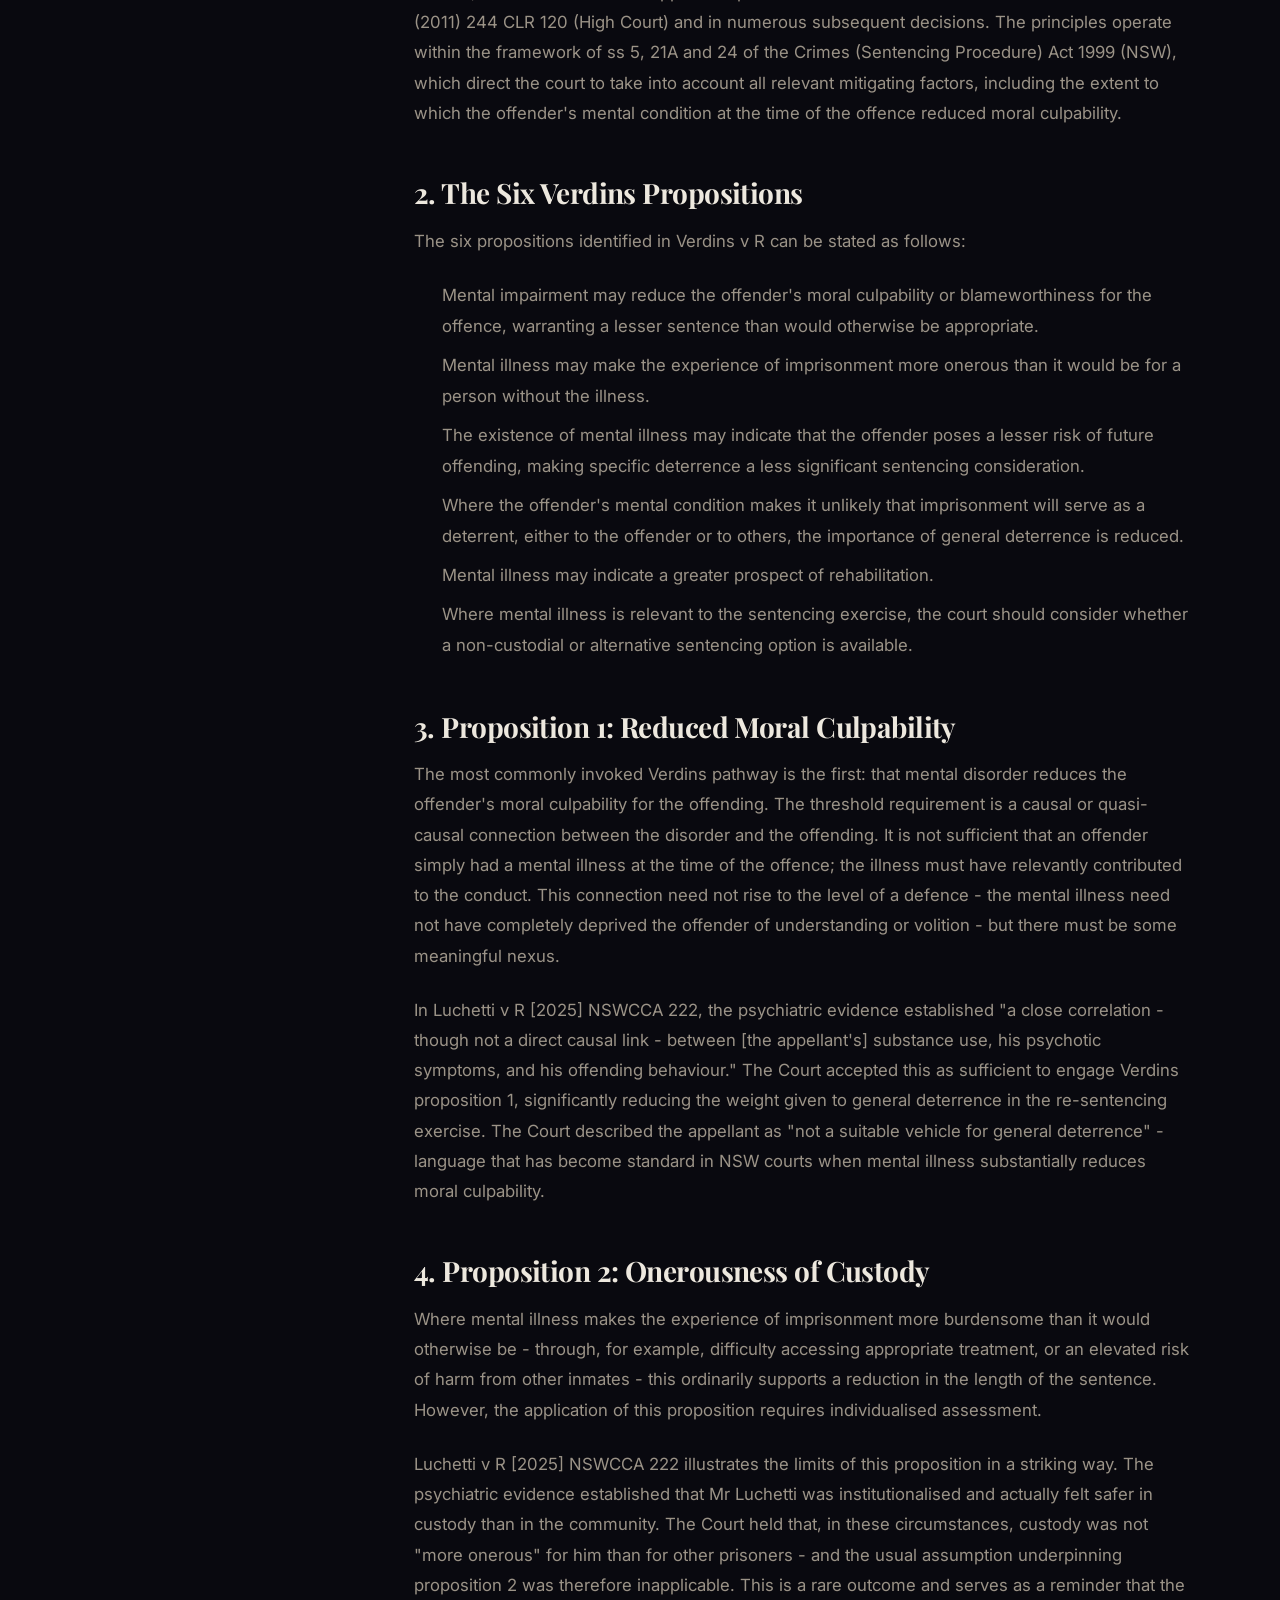
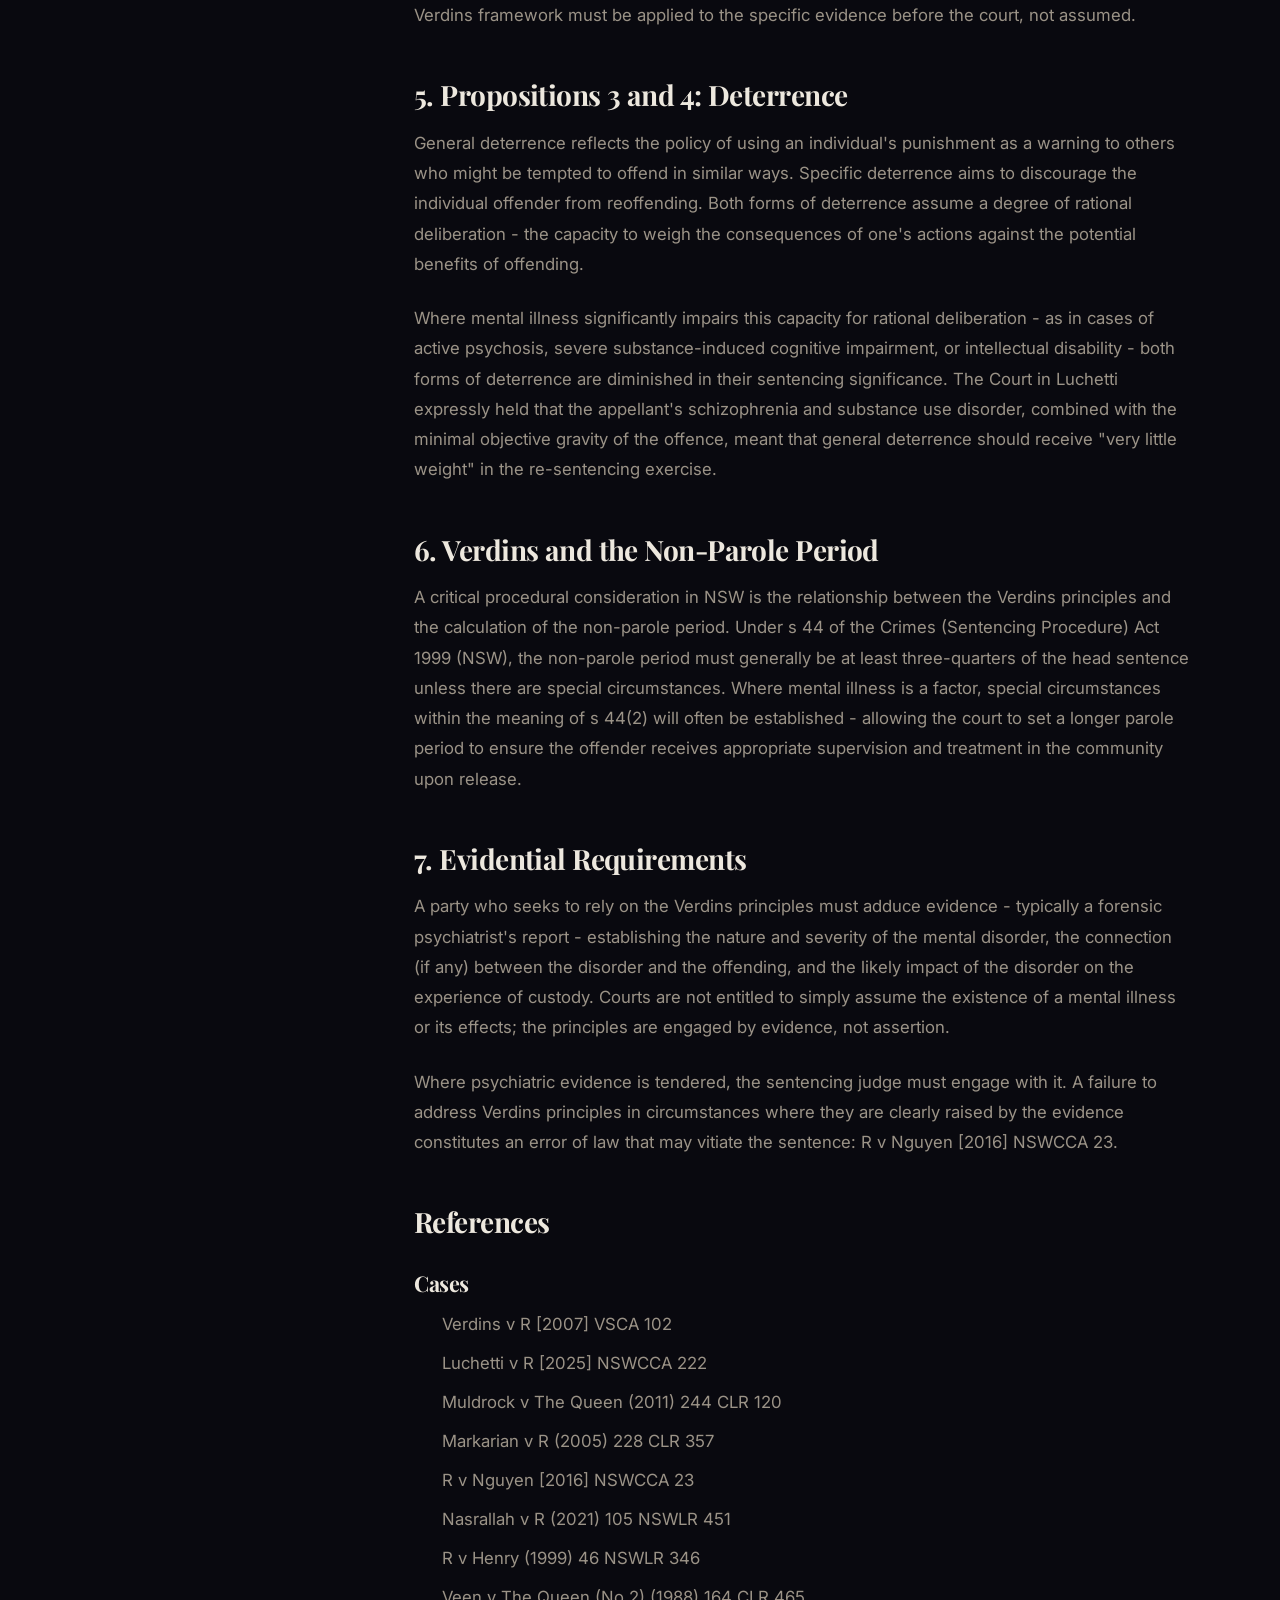
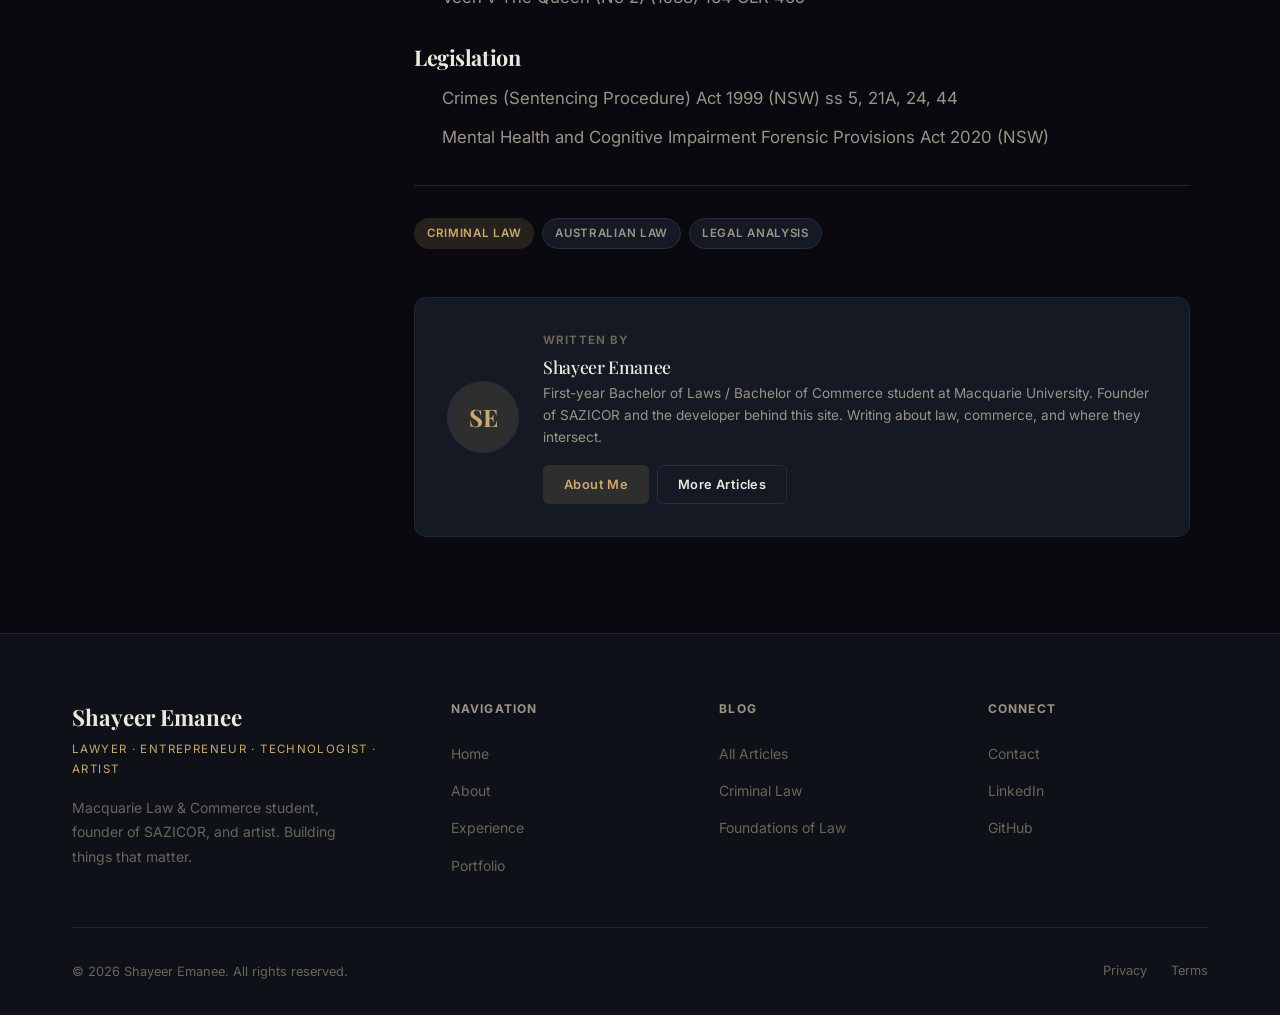
<file: posts/03-verdins-principles-nsw.html>
<!DOCTYPE html>
<html lang="en" data-theme="dark">
<head>
  <meta charset="UTF-8" />
  <meta name="viewport" content="width=device-width, initial-scale=1.0" />
  <meta name="description" content="The Verdins principles  -  named after Verdins v R [2007] VSCA 102  -  represent the most comprehensive framework in Australian criminal law for the considerati" />
  <title>The Verdins Principles in NSW Criminal Sentencing: Mental Illness, Culpability, and the Limits of Deterrence — Shayeer Emanee</title>
  <link rel="preconnect" href="https://fonts.googleapis.com" />
  <link rel="preconnect" href="https://fonts.gstatic.com" crossorigin />
  <link rel="stylesheet" href="../styles/main.css" />
</head>
<body>
  <div class="scroll-progress" id="scroll-progress"></div>
  <nav class="nav" id="nav">
    <div class="nav__inner">
      <a href="../index.html" class="nav__logo">
        <span class="nav__logo-name">Shayeer Emanee</span>
        <span class="nav__logo-title">Lawyer · Entrepreneur · Technologist · Artist</span>
      </a>
      <ul class="nav__links">
        <li><a href="../index.html" class="nav__link">Home</a></li>
        <li><a href="../about.html" class="nav__link">About</a></li>
        <li><a href="../experience.html" class="nav__link">Experience</a></li>
        <li><a href="../portfolio.html" class="nav__link">Portfolio</a></li>
        <li><a href="../blog.html" class="nav__link">Blog</a></li>
        <li><a href="../contact.html" class="nav__link">Contact</a></li>
      </ul>
      <div class="nav__actions">
        <button class="nav__theme-btn" id="theme-toggle" aria-label="Toggle theme">☀</button>
        <a href="../contact.html" class="nav__cta">Get in Touch</a>
        <button class="nav__hamburger" id="nav-hamburger" aria-label="Toggle menu">
          <span></span><span></span><span></span>
        </button>
      </div>
    </div>
  </nav>
  <div class="nav__mobile" id="nav-mobile">
    <a href="../index.html" class="nav__mobile-link">Home</a>
    <a href="../about.html" class="nav__mobile-link">About</a>
    <a href="../experience.html" class="nav__mobile-link">Experience</a>
    <a href="../portfolio.html" class="nav__mobile-link">Portfolio</a>
    <a href="../blog.html" class="nav__mobile-link">Blog</a>
    <a href="../contact.html" class="nav__mobile-link">Contact</a>
  </div>
  <main>
    <div style="padding: calc(var(--nav-height) + 1.5rem) 0 0; border-bottom: 1px solid var(--border);">
      <div class="container">
        <a href="../blog.html" style="display:inline-flex; align-items:center; gap:0.5rem; font-size:0.82rem; color:var(--text-muted); transition:color var(--transition); padding-bottom:1.5rem;">
          ← Back to Blog
        </a>
      </div>
    </div>
    <article style="padding: 4rem 0 6rem;">
      <div class="container">
        <div class="post-layout">
          <aside class="post-toc">
            <p class="post-toc__title">Contents</p>
            <div class="post-toc__list" id="toc-list"></div>
            <div style="margin-top:2rem; padding:1rem; background:var(--bg-card); border:1px solid var(--border); border-radius:var(--radius-sm);">
              <p style="font-size:0.72rem; font-weight:700; color:var(--text-muted); letter-spacing:0.1em; text-transform:uppercase; margin-bottom:0.5rem;">Citation Style</p>
              <p style="font-size:0.78rem; color:var(--text-muted); line-height:1.6;">AGLC4 · All cases cited inline</p>
            </div>
          </aside>
          <div>
            <header class="post-header">
              <p class="post-header__category">Criminal Law</p>
              <h1 class="post-header__title">The Verdins Principles in NSW Criminal Sentencing: Mental Illness, Culpability, and the Limits of Deterrence</h1>
              <div class="post-header__meta">
                <div class="post-header__author">
                  <div class="post-header__author-avatar">SE</div>
                  <span>Shayeer Emanee</span>
                </div>
                <div class="post-header__separator"></div>
                <span class="post-header__date">June 2026</span>
                <div class="post-header__separator"></div>
                <span class="post-header__read-time">5 min read</span>
              </div>
              <div style="display:flex; flex-wrap:wrap; gap:0.5rem; margin-top:1.5rem;">
                <span class="tag tag--accent">Criminal Law</span>
                <span class="tag">Case Analysis</span>
                <span class="tag">Australian Law</span>
              </div>
            </header>
            <div style="aspect-ratio:16/7; background: linear-gradient(135deg, var(--bg-secondary), var(--bg-card)); border:1px solid var(--border); border-radius:var(--radius-md); display:flex; align-items:center; justify-content:center; font-size:4rem; color:var(--border-light); margin-bottom:3rem;">⚡</div>
            <div class="post-content">
<p>The Verdins principles  -  named after Verdins v R [2007] VSCA 102  -  represent the most comprehensive framework in Australian criminal law for the consideration of mental illness as a mitigating factor in sentencing. Although originating in Victoria, these principles have been expressly adopted and applied by the NSW Court of Criminal Appeal and are now regarded as settled law across the common law jurisdictions. This analysis surveys the six Verdins propositions, traces their application in recent NSW authority, and identifies the critical limits on their operation.</p>
<h2><strong>1. Origins and Status</strong></h2>
<p>In Verdins v R [2007] VSCA 102, the Victorian Court of Appeal (Eames, Nettle and Vincent JJA) set out, for the first time in a systematic way, the six pathways through which evidence of mental disorder can mitigate a sentence. The Court drew on a body of earlier authority  -  from both Victoria and other jurisdictions  -  and synthesised it into a coherent analytical framework. The judgment was not creating new law so much as articulating and organising principles that already existed but had been applied inconsistently.</p>
<p>In NSW, the Court of Criminal Appeal adopted the Verdins framework in Muldrock v The Queen (2011) 244 CLR 120 (High Court) and in numerous subsequent decisions. The principles operate within the framework of ss 5, 21A and 24 of the Crimes (Sentencing Procedure) Act 1999 (NSW), which direct the court to take into account all relevant mitigating factors, including the extent to which the offender&#x27;s mental condition at the time of the offence reduced moral culpability.</p>
<h2><strong>2. The Six Verdins Propositions</strong></h2>
<p>The six propositions identified in Verdins v R can be stated as follows:</p>
<ul><li>Mental impairment may reduce the offender&#x27;s moral culpability or blameworthiness for the offence, warranting a lesser sentence than would otherwise be appropriate.</li>
<li>Mental illness may make the experience of imprisonment more onerous than it would be for a person without the illness.</li>
<li>The existence of mental illness may indicate that the offender poses a lesser risk of future offending, making specific deterrence a less significant sentencing consideration.</li>
<li>Where the offender&#x27;s mental condition makes it unlikely that imprisonment will serve as a deterrent, either to the offender or to others, the importance of general deterrence is reduced.</li>
<li>Mental illness may indicate a greater prospect of rehabilitation.</li>
<li>Where mental illness is relevant to the sentencing exercise, the court should consider whether a non-custodial or alternative sentencing option is available.</li></ul>
<h2><strong>3. Proposition 1: Reduced Moral Culpability</strong></h2>
<p>The most commonly invoked Verdins pathway is the first: that mental disorder reduces the offender&#x27;s moral culpability for the offending. The threshold requirement is a causal or quasi-causal connection between the disorder and the offending. It is not sufficient that an offender simply had a mental illness at the time of the offence; the illness must have relevantly contributed to the conduct. This connection need not rise to the level of a defence  -  the mental illness need not have completely deprived the offender of understanding or volition  -  but there must be some meaningful nexus.</p>
<p>In Luchetti v R [2025] NSWCCA 222, the psychiatric evidence established &quot;a close correlation  -  though not a direct causal link  -  between [the appellant&#x27;s] substance use, his psychotic symptoms, and his offending behaviour.&quot; The Court accepted this as sufficient to engage Verdins proposition 1, significantly reducing the weight given to general deterrence in the re-sentencing exercise. The Court described the appellant as &quot;not a suitable vehicle for general deterrence&quot;  -  language that has become standard in NSW courts when mental illness substantially reduces moral culpability.</p>
<h2><strong>4. Proposition 2: Onerousness of Custody</strong></h2>
<p>Where mental illness makes the experience of imprisonment more burdensome than it would otherwise be  -  through, for example, difficulty accessing appropriate treatment, or an elevated risk of harm from other inmates  -  this ordinarily supports a reduction in the length of the sentence. However, the application of this proposition requires individualised assessment.</p>
<p>Luchetti v R [2025] NSWCCA 222 illustrates the limits of this proposition in a striking way. The psychiatric evidence established that Mr Luchetti was institutionalised and actually felt safer in custody than in the community. The Court held that, in these circumstances, custody was not &quot;more onerous&quot; for him than for other prisoners  -  and the usual assumption underpinning proposition 2 was therefore inapplicable. This is a rare outcome and serves as a reminder that the Verdins framework must be applied to the specific evidence before the court, not assumed.</p>
<h2><strong>5. Propositions 3 and 4: Deterrence</strong></h2>
<p>General deterrence reflects the policy of using an individual&#x27;s punishment as a warning to others who might be tempted to offend in similar ways. Specific deterrence aims to discourage the individual offender from reoffending. Both forms of deterrence assume a degree of rational deliberation  -  the capacity to weigh the consequences of one&#x27;s actions against the potential benefits of offending.</p>
<p>Where mental illness significantly impairs this capacity for rational deliberation  -  as in cases of active psychosis, severe substance-induced cognitive impairment, or intellectual disability  -  both forms of deterrence are diminished in their sentencing significance. The Court in Luchetti expressly held that the appellant&#x27;s schizophrenia and substance use disorder, combined with the minimal objective gravity of the offence, meant that general deterrence should receive &quot;very little weight&quot; in the re-sentencing exercise.</p>
<h2><strong>6. Verdins and the Non-Parole Period</strong></h2>
<p>A critical procedural consideration in NSW is the relationship between the Verdins principles and the calculation of the non-parole period. Under s 44 of the Crimes (Sentencing Procedure) Act 1999 (NSW), the non-parole period must generally be at least three-quarters of the head sentence unless there are special circumstances. Where mental illness is a factor, special circumstances within the meaning of s 44(2) will often be established  -  allowing the court to set a longer parole period to ensure the offender receives appropriate supervision and treatment in the community upon release.</p>
<h2><strong>7. Evidential Requirements</strong></h2>
<p>A party who seeks to rely on the Verdins principles must adduce evidence  -  typically a forensic psychiatrist&#x27;s report  -  establishing the nature and severity of the mental disorder, the connection (if any) between the disorder and the offending, and the likely impact of the disorder on the experience of custody. Courts are not entitled to simply assume the existence of a mental illness or its effects; the principles are engaged by evidence, not assertion.</p>
<p>Where psychiatric evidence is tendered, the sentencing judge must engage with it. A failure to address Verdins principles in circumstances where they are clearly raised by the evidence constitutes an error of law that may vitiate the sentence: R v Nguyen [2016] NSWCCA 23.</p>
<h2><strong>References</strong></h2>
<h3><strong>Cases</strong></h3>
<ul><li>Verdins v R [2007] VSCA 102</li>
<li>Luchetti v R [2025] NSWCCA 222</li>
<li>Muldrock v The Queen (2011) 244 CLR 120</li>
<li>Markarian v R (2005) 228 CLR 357</li>
<li>R v Nguyen [2016] NSWCCA 23</li>
<li>Nasrallah v R (2021) 105 NSWLR 451</li>
<li>R v Henry (1999) 46 NSWLR 346</li>
<li>Veen v The Queen (No 2) (1988) 164 CLR 465</li></ul>
<h3><strong>Legislation</strong></h3>
<ul><li>Crimes (Sentencing Procedure) Act 1999 (NSW) ss 5, 21A, 24, 44</li>
<li>Mental Health and Cognitive Impairment Forensic Provisions Act 2020 (NSW)</li></ul>
            </div>
            <div class="post-tags" style="margin-top:2rem;">
              <span class="tag tag--accent">Criminal Law</span>
              <span class="tag">Australian Law</span>
              <span class="tag">Legal Analysis</span>
            </div>
            <div class="card" style="margin-top:3rem; padding:2rem; display:grid; grid-template-columns:auto 1fr; gap:1.5rem; align-items:center;">
              <div style="width:72px; height:72px; border-radius:50%; background:var(--accent-dim); border:2px solid var(--border-light); display:flex; align-items:center; justify-content:center; font-family:var(--font-heading); font-size:1.5rem; color:var(--accent); font-weight:700;">SE</div>
              <div>
                <p style="font-size:0.72rem; font-weight:700; color:var(--text-muted); letter-spacing:0.1em; text-transform:uppercase; margin-bottom:0.3rem;">Written by</p>
                <h4 style="font-size:1.1rem; margin-bottom:0.4rem;">Shayeer Emanee</h4>
                <p style="font-size:0.85rem; color:var(--text-secondary); line-height:1.6; margin-bottom:1rem;">First-year Bachelor of Laws / Bachelor of Commerce student at Macquarie University. Founder of SAZICOR and the developer behind this site. Writing about law, commerce, and where they intersect.</p>
                <div style="display:flex; gap:0.5rem;">
                  <a href="../about.html" class="btn btn--ghost btn--sm">About Me</a>
                  <a href="../blog.html" class="btn btn--secondary btn--sm">More Articles</a>
                </div>
              </div>
            </div>
          </div>
        </div>
      </div>
    </article>
  </main>
  <footer class="footer">
    <div class="container">
      <div class="footer__inner">
        <div>
          <div class="footer__brand-name">Shayeer Emanee</div>
          <div class="footer__brand-title">Lawyer · Entrepreneur · Technologist · Artist</div>
          <p class="footer__brand-desc">Macquarie Law &amp; Commerce student, founder of SAZICOR, and artist. Building things that matter.</p>
        </div>
        <div>
          <p class="footer__col-title">Navigation</p>
          <ul class="footer__links">
            <li><a href="../index.html" class="footer__link">Home</a></li>
            <li><a href="../about.html" class="footer__link">About</a></li>
            <li><a href="../experience.html" class="footer__link">Experience</a></li>
            <li><a href="../portfolio.html" class="footer__link">Portfolio</a></li>
          </ul>
        </div>
        <div>
          <p class="footer__col-title">Blog</p>
          <ul class="footer__links">
            <li><a href="../blog.html" class="footer__link">All Articles</a></li>
            <li><a href="../blog.html" class="footer__link">Criminal Law</a></li>
            <li><a href="../blog.html" class="footer__link">Foundations of Law</a></li>
          </ul>
        </div>
        <div>
          <p class="footer__col-title">Connect</p>
          <ul class="footer__links">
            <li><a href="../contact.html" class="footer__link">Contact</a></li>
            <li><a href="https://www.linkedin.com/in/shayeere" class="footer__link" target="_blank" rel="noopener">LinkedIn</a></li>
            <li><a href="https://github.com/ShayeerEm" class="footer__link" target="_blank" rel="noopener">GitHub</a></li>
          </ul>
        </div>
      </div>
      <div class="footer__bottom">
        <p class="footer__copyright">&copy; <span id="footer-year"></span> Shayeer Emanee. All rights reserved.</p>
        <div class="footer__bottom-links">
          <a href="#" class="footer__bottom-link">Privacy</a>
          <a href="#" class="footer__bottom-link">Terms</a>
        </div>
      </div>
    </div>
  </footer>
  <button class="back-to-top" id="back-to-top" aria-label="Back to top">↑</button>
  <script src="../js/main.js"></script>
  <script>document.getElementById('footer-year').textContent = new Date().getFullYear();</script>
</body>
</html>
</file>
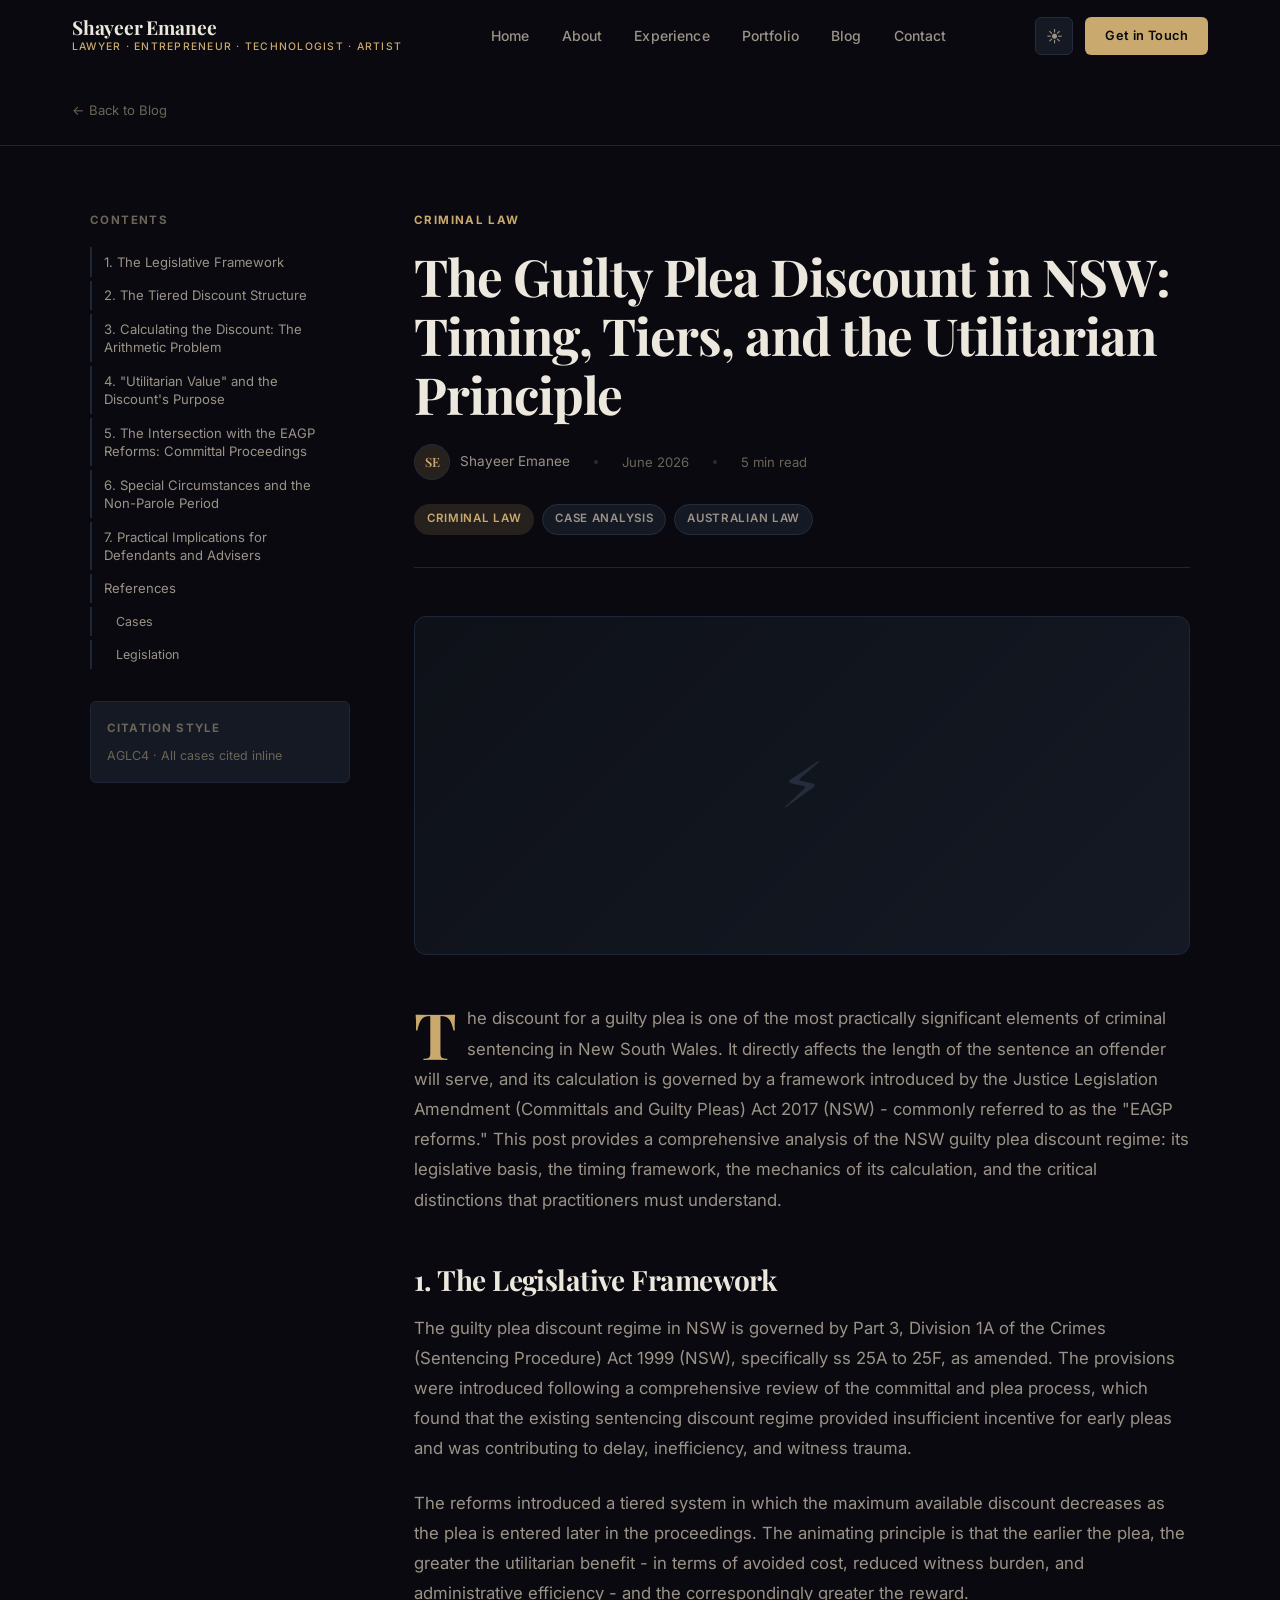
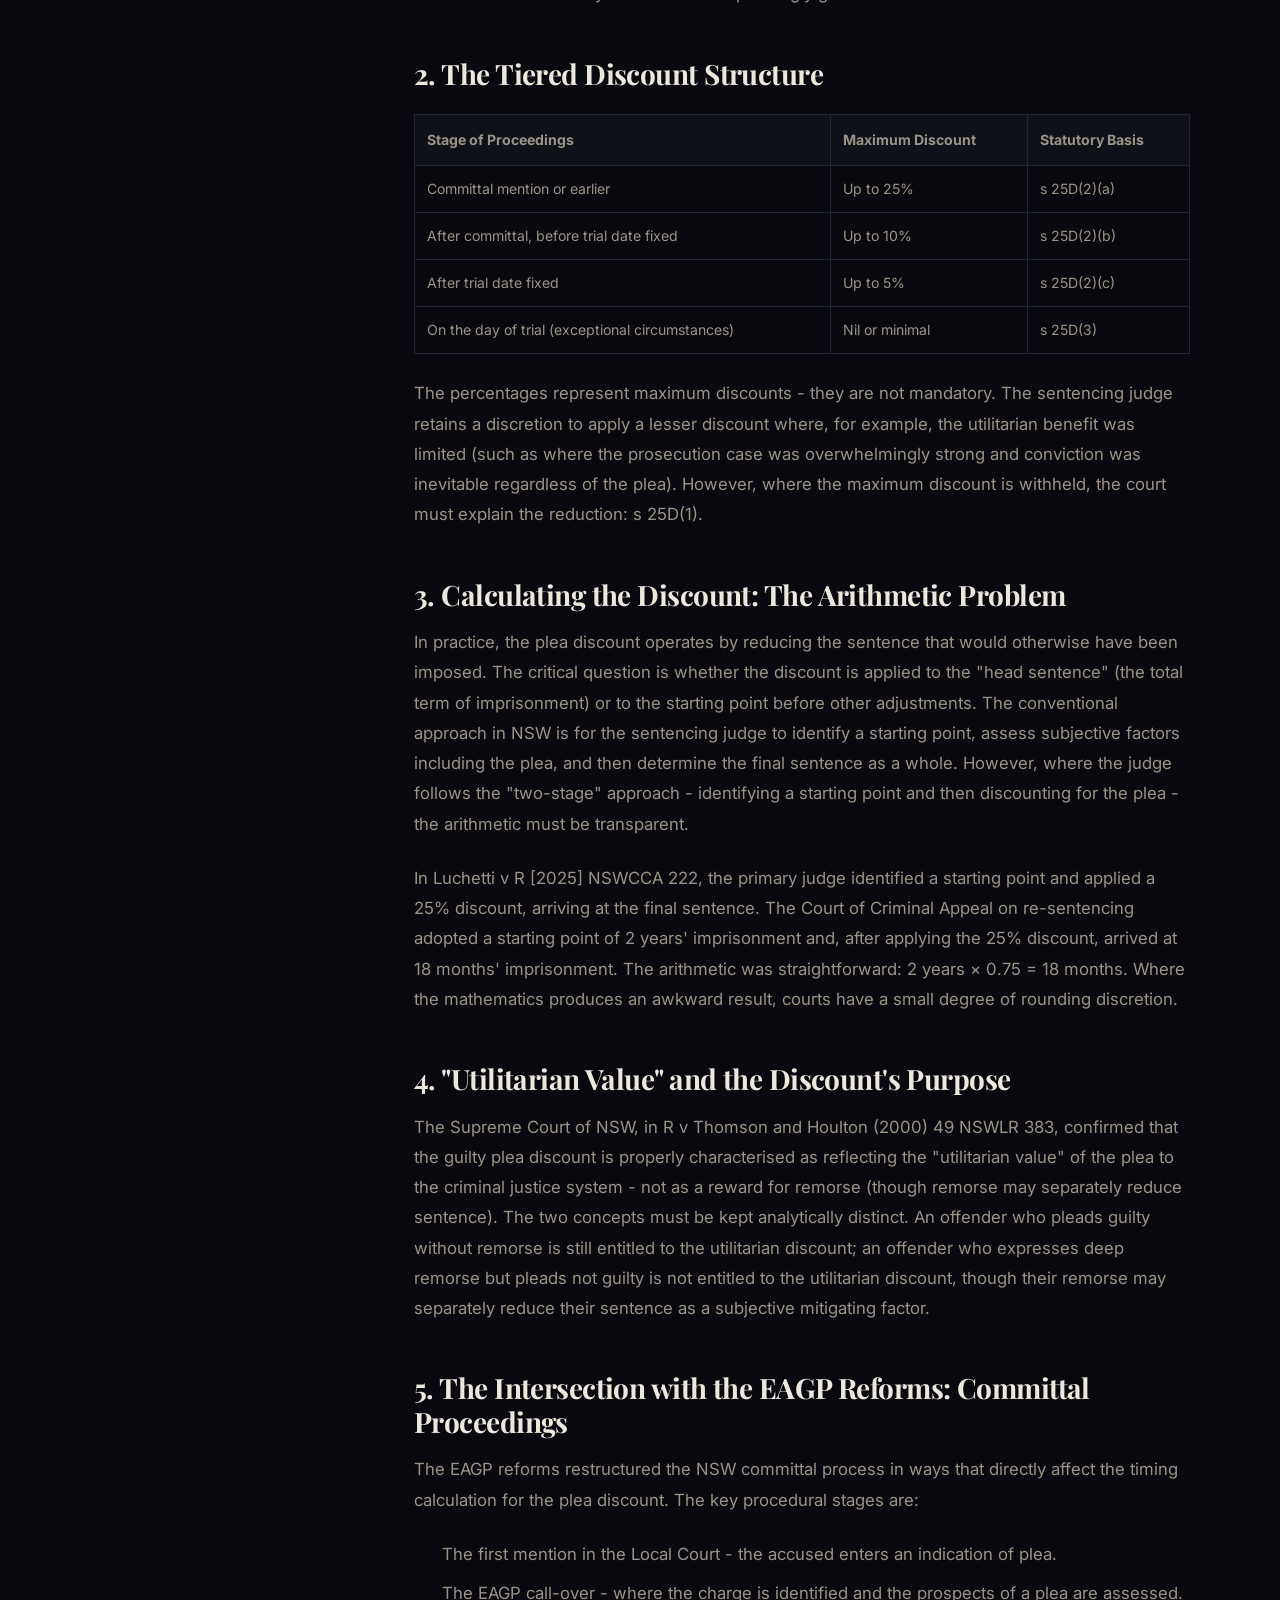
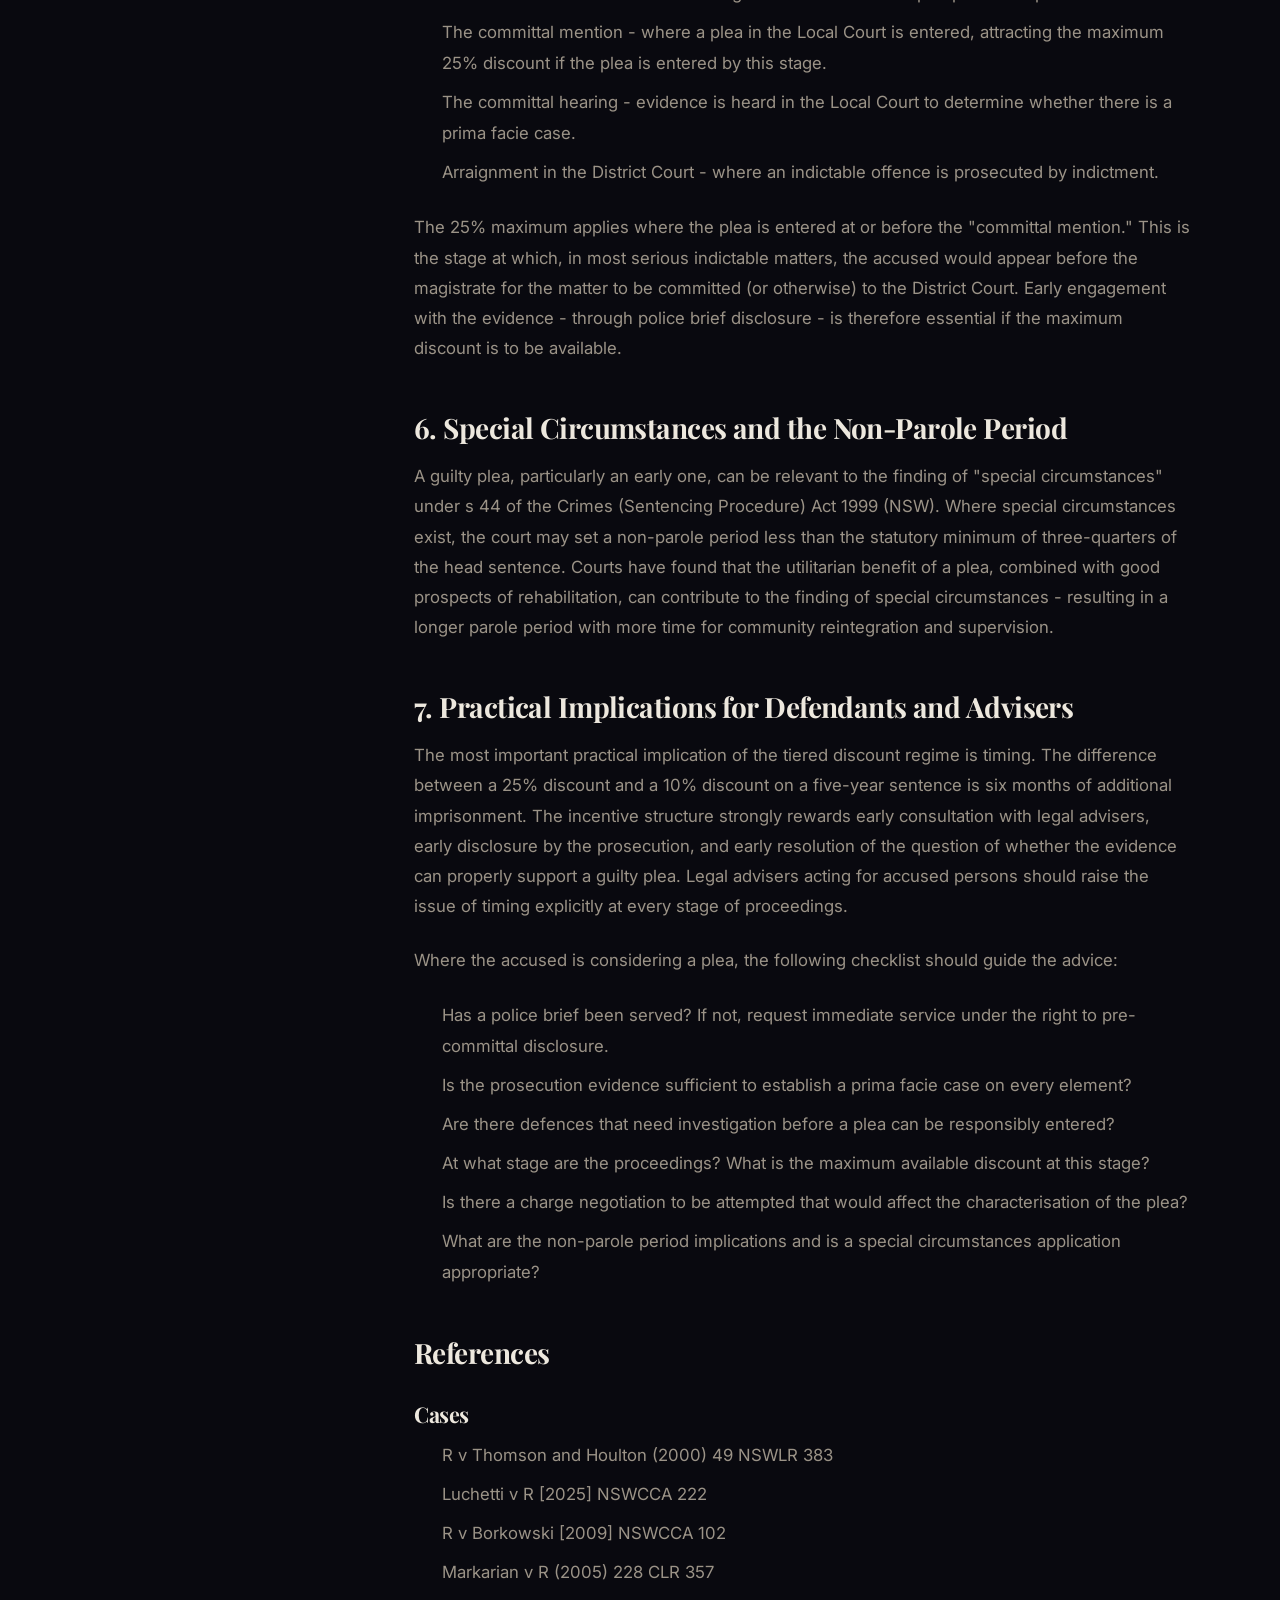
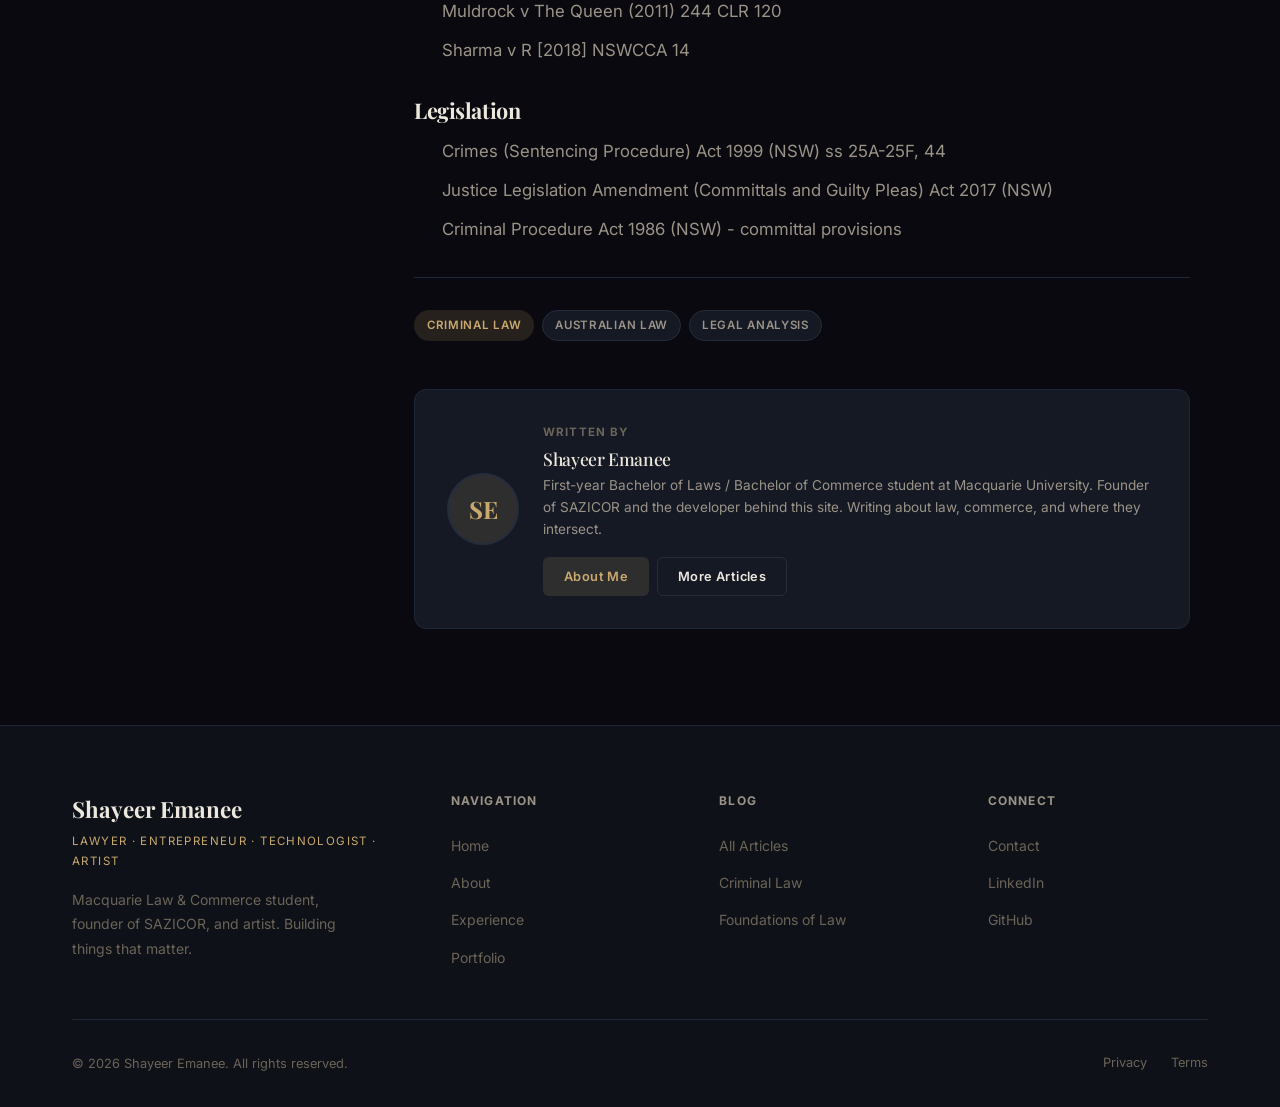
<file: posts/04-guilty-plea-discount-nsw.html>
<!DOCTYPE html>
<html lang="en" data-theme="dark">
<head>
  <meta charset="UTF-8" />
  <meta name="viewport" content="width=device-width, initial-scale=1.0" />
  <meta name="description" content="The discount for a guilty plea is one of the most practically significant elements of criminal sentencing in New South Wales. It directly affects the length of " />
  <title>The Guilty Plea Discount in NSW: Timing, Tiers, and the Utilitarian Principle — Shayeer Emanee</title>
  <link rel="preconnect" href="https://fonts.googleapis.com" />
  <link rel="preconnect" href="https://fonts.gstatic.com" crossorigin />
  <link rel="stylesheet" href="../styles/main.css" />
</head>
<body>
  <div class="scroll-progress" id="scroll-progress"></div>
  <nav class="nav" id="nav">
    <div class="nav__inner">
      <a href="../index.html" class="nav__logo">
        <span class="nav__logo-name">Shayeer Emanee</span>
        <span class="nav__logo-title">Lawyer · Entrepreneur · Technologist · Artist</span>
      </a>
      <ul class="nav__links">
        <li><a href="../index.html" class="nav__link">Home</a></li>
        <li><a href="../about.html" class="nav__link">About</a></li>
        <li><a href="../experience.html" class="nav__link">Experience</a></li>
        <li><a href="../portfolio.html" class="nav__link">Portfolio</a></li>
        <li><a href="../blog.html" class="nav__link">Blog</a></li>
        <li><a href="../contact.html" class="nav__link">Contact</a></li>
      </ul>
      <div class="nav__actions">
        <button class="nav__theme-btn" id="theme-toggle" aria-label="Toggle theme">☀</button>
        <a href="../contact.html" class="nav__cta">Get in Touch</a>
        <button class="nav__hamburger" id="nav-hamburger" aria-label="Toggle menu">
          <span></span><span></span><span></span>
        </button>
      </div>
    </div>
  </nav>
  <div class="nav__mobile" id="nav-mobile">
    <a href="../index.html" class="nav__mobile-link">Home</a>
    <a href="../about.html" class="nav__mobile-link">About</a>
    <a href="../experience.html" class="nav__mobile-link">Experience</a>
    <a href="../portfolio.html" class="nav__mobile-link">Portfolio</a>
    <a href="../blog.html" class="nav__mobile-link">Blog</a>
    <a href="../contact.html" class="nav__mobile-link">Contact</a>
  </div>
  <main>
    <div style="padding: calc(var(--nav-height) + 1.5rem) 0 0; border-bottom: 1px solid var(--border);">
      <div class="container">
        <a href="../blog.html" style="display:inline-flex; align-items:center; gap:0.5rem; font-size:0.82rem; color:var(--text-muted); transition:color var(--transition); padding-bottom:1.5rem;">
          ← Back to Blog
        </a>
      </div>
    </div>
    <article style="padding: 4rem 0 6rem;">
      <div class="container">
        <div class="post-layout">
          <aside class="post-toc">
            <p class="post-toc__title">Contents</p>
            <div class="post-toc__list" id="toc-list"></div>
            <div style="margin-top:2rem; padding:1rem; background:var(--bg-card); border:1px solid var(--border); border-radius:var(--radius-sm);">
              <p style="font-size:0.72rem; font-weight:700; color:var(--text-muted); letter-spacing:0.1em; text-transform:uppercase; margin-bottom:0.5rem;">Citation Style</p>
              <p style="font-size:0.78rem; color:var(--text-muted); line-height:1.6;">AGLC4 · All cases cited inline</p>
            </div>
          </aside>
          <div>
            <header class="post-header">
              <p class="post-header__category">Criminal Law</p>
              <h1 class="post-header__title">The Guilty Plea Discount in NSW: Timing, Tiers, and the Utilitarian Principle</h1>
              <div class="post-header__meta">
                <div class="post-header__author">
                  <div class="post-header__author-avatar">SE</div>
                  <span>Shayeer Emanee</span>
                </div>
                <div class="post-header__separator"></div>
                <span class="post-header__date">June 2026</span>
                <div class="post-header__separator"></div>
                <span class="post-header__read-time">5 min read</span>
              </div>
              <div style="display:flex; flex-wrap:wrap; gap:0.5rem; margin-top:1.5rem;">
                <span class="tag tag--accent">Criminal Law</span>
                <span class="tag">Case Analysis</span>
                <span class="tag">Australian Law</span>
              </div>
            </header>
            <div style="aspect-ratio:16/7; background: linear-gradient(135deg, var(--bg-secondary), var(--bg-card)); border:1px solid var(--border); border-radius:var(--radius-md); display:flex; align-items:center; justify-content:center; font-size:4rem; color:var(--border-light); margin-bottom:3rem;">⚡</div>
            <div class="post-content">
<p>The discount for a guilty plea is one of the most practically significant elements of criminal sentencing in New South Wales. It directly affects the length of the sentence an offender will serve, and its calculation is governed by a framework introduced by the Justice Legislation Amendment (Committals and Guilty Pleas) Act 2017 (NSW)  -  commonly referred to as the &quot;EAGP reforms.&quot; This post provides a comprehensive analysis of the NSW guilty plea discount regime: its legislative basis, the timing framework, the mechanics of its calculation, and the critical distinctions that practitioners must understand.</p>
<h2><strong>1. The Legislative Framework</strong></h2>
<p>The guilty plea discount regime in NSW is governed by Part 3, Division 1A of the Crimes (Sentencing Procedure) Act 1999 (NSW), specifically ss 25A to 25F, as amended. The provisions were introduced following a comprehensive review of the committal and plea process, which found that the existing sentencing discount regime provided insufficient incentive for early pleas and was contributing to delay, inefficiency, and witness trauma.</p>
<p>The reforms introduced a tiered system in which the maximum available discount decreases as the plea is entered later in the proceedings. The animating principle is that the earlier the plea, the greater the utilitarian benefit  -  in terms of avoided cost, reduced witness burden, and administrative efficiency  -  and the correspondingly greater the reward.</p>
<h2><strong>2. The Tiered Discount Structure</strong></h2>
<div class="table-wrapper" style="overflow-x:auto;margin:1.5rem 0;">
<table style="width:100%;border-collapse:collapse;font-size:0.88rem;">
<thead><tr>
<th style="padding:0.75rem;background:var(--bg-secondary);border:1px solid var(--border);text-align:left;font-weight:600;"><strong>Stage of Proceedings</strong></th>
<th style="padding:0.75rem;background:var(--bg-secondary);border:1px solid var(--border);text-align:left;font-weight:600;"><strong>Maximum Discount</strong></th>
<th style="padding:0.75rem;background:var(--bg-secondary);border:1px solid var(--border);text-align:left;font-weight:600;"><strong>Statutory Basis</strong></th>
</tr></thead><tbody>
<tr>
<td style="padding:0.625rem 0.75rem;border:1px solid var(--border);vertical-align:top;">Committal mention or earlier</td>
<td style="padding:0.625rem 0.75rem;border:1px solid var(--border);vertical-align:top;">Up to 25%</td>
<td style="padding:0.625rem 0.75rem;border:1px solid var(--border);vertical-align:top;">s 25D(2)(a)</td>
</tr>
<tr>
<td style="padding:0.625rem 0.75rem;border:1px solid var(--border);vertical-align:top;">After committal, before trial date fixed</td>
<td style="padding:0.625rem 0.75rem;border:1px solid var(--border);vertical-align:top;">Up to 10%</td>
<td style="padding:0.625rem 0.75rem;border:1px solid var(--border);vertical-align:top;">s 25D(2)(b)</td>
</tr>
<tr>
<td style="padding:0.625rem 0.75rem;border:1px solid var(--border);vertical-align:top;">After trial date fixed</td>
<td style="padding:0.625rem 0.75rem;border:1px solid var(--border);vertical-align:top;">Up to 5%</td>
<td style="padding:0.625rem 0.75rem;border:1px solid var(--border);vertical-align:top;">s 25D(2)(c)</td>
</tr>
<tr>
<td style="padding:0.625rem 0.75rem;border:1px solid var(--border);vertical-align:top;">On the day of trial (exceptional circumstances)</td>
<td style="padding:0.625rem 0.75rem;border:1px solid var(--border);vertical-align:top;">Nil or minimal</td>
<td style="padding:0.625rem 0.75rem;border:1px solid var(--border);vertical-align:top;">s 25D(3)</td>
</tr>
</tbody></table></div>
<p>The percentages represent maximum discounts  -  they are not mandatory. The sentencing judge retains a discretion to apply a lesser discount where, for example, the utilitarian benefit was limited (such as where the prosecution case was overwhelmingly strong and conviction was inevitable regardless of the plea). However, where the maximum discount is withheld, the court must explain the reduction: s 25D(1).</p>
<h2><strong>3. Calculating the Discount: The Arithmetic Problem</strong></h2>
<p>In practice, the plea discount operates by reducing the sentence that would otherwise have been imposed. The critical question is whether the discount is applied to the &quot;head sentence&quot; (the total term of imprisonment) or to the starting point before other adjustments. The conventional approach in NSW is for the sentencing judge to identify a starting point, assess subjective factors including the plea, and then determine the final sentence as a whole. However, where the judge follows the &quot;two-stage&quot; approach  -  identifying a starting point and then discounting for the plea  -  the arithmetic must be transparent.</p>
<p>In Luchetti v R [2025] NSWCCA 222, the primary judge identified a starting point and applied a 25% discount, arriving at the final sentence. The Court of Criminal Appeal on re-sentencing adopted a starting point of 2 years&#x27; imprisonment and, after applying the 25% discount, arrived at 18 months&#x27; imprisonment. The arithmetic was straightforward: 2 years × 0.75 = 18 months. Where the mathematics produces an awkward result, courts have a small degree of rounding discretion.</p>
<h2><strong>4. &quot;Utilitarian Value&quot; and the Discount&#x27;s Purpose</strong></h2>
<p>The Supreme Court of NSW, in R v Thomson and Houlton (2000) 49 NSWLR 383, confirmed that the guilty plea discount is properly characterised as reflecting the &quot;utilitarian value&quot; of the plea to the criminal justice system  -  not as a reward for remorse (though remorse may separately reduce sentence). The two concepts must be kept analytically distinct. An offender who pleads guilty without remorse is still entitled to the utilitarian discount; an offender who expresses deep remorse but pleads not guilty is not entitled to the utilitarian discount, though their remorse may separately reduce their sentence as a subjective mitigating factor.</p>
<h2><strong>5. The Intersection with the EAGP Reforms: Committal Proceedings</strong></h2>
<p>The EAGP reforms restructured the NSW committal process in ways that directly affect the timing calculation for the plea discount. The key procedural stages are:</p>
<ul><li>The first mention in the Local Court  -  the accused enters an indication of plea.</li>
<li>The EAGP call-over  -  where the charge is identified and the prospects of a plea are assessed.</li>
<li>The committal mention  -  where a plea in the Local Court is entered, attracting the maximum 25% discount if the plea is entered by this stage.</li>
<li>The committal hearing  -  evidence is heard in the Local Court to determine whether there is a prima facie case.</li>
<li>Arraignment in the District Court  -  where an indictable offence is prosecuted by indictment.</li></ul>
<p>The 25% maximum applies where the plea is entered at or before the &quot;committal mention.&quot; This is the stage at which, in most serious indictable matters, the accused would appear before the magistrate for the matter to be committed (or otherwise) to the District Court. Early engagement with the evidence  -  through police brief disclosure  -  is therefore essential if the maximum discount is to be available.</p>
<h2><strong>6. Special Circumstances and the Non-Parole Period</strong></h2>
<p>A guilty plea, particularly an early one, can be relevant to the finding of &quot;special circumstances&quot; under s 44 of the Crimes (Sentencing Procedure) Act 1999 (NSW). Where special circumstances exist, the court may set a non-parole period less than the statutory minimum of three-quarters of the head sentence. Courts have found that the utilitarian benefit of a plea, combined with good prospects of rehabilitation, can contribute to the finding of special circumstances  -  resulting in a longer parole period with more time for community reintegration and supervision.</p>
<h2><strong>7. Practical Implications for Defendants and Advisers</strong></h2>
<p>The most important practical implication of the tiered discount regime is timing. The difference between a 25% discount and a 10% discount on a five-year sentence is six months of additional imprisonment. The incentive structure strongly rewards early consultation with legal advisers, early disclosure by the prosecution, and early resolution of the question of whether the evidence can properly support a guilty plea. Legal advisers acting for accused persons should raise the issue of timing explicitly at every stage of proceedings.</p>
<p>Where the accused is considering a plea, the following checklist should guide the advice:</p>
<ul><li>Has a police brief been served? If not, request immediate service under the right to pre-committal disclosure.</li>
<li>Is the prosecution evidence sufficient to establish a prima facie case on every element?</li>
<li>Are there defences that need investigation before a plea can be responsibly entered?</li>
<li>At what stage are the proceedings? What is the maximum available discount at this stage?</li>
<li>Is there a charge negotiation to be attempted that would affect the characterisation of the plea?</li>
<li>What are the non-parole period implications and is a special circumstances application appropriate?</li></ul>
<h2><strong>References</strong></h2>
<h3><strong>Cases</strong></h3>
<ul><li>R v Thomson and Houlton (2000) 49 NSWLR 383</li>
<li>Luchetti v R [2025] NSWCCA 222</li>
<li>R v Borkowski [2009] NSWCCA 102</li>
<li>Markarian v R (2005) 228 CLR 357</li>
<li>Muldrock v The Queen (2011) 244 CLR 120</li>
<li>Sharma v R [2018] NSWCCA 14</li></ul>
<h3><strong>Legislation</strong></h3>
<ul><li>Crimes (Sentencing Procedure) Act 1999 (NSW) ss 25A-25F, 44</li>
<li>Justice Legislation Amendment (Committals and Guilty Pleas) Act 2017 (NSW)</li>
<li>Criminal Procedure Act 1986 (NSW)  -  committal provisions</li></ul>
            </div>
            <div class="post-tags" style="margin-top:2rem;">
              <span class="tag tag--accent">Criminal Law</span>
              <span class="tag">Australian Law</span>
              <span class="tag">Legal Analysis</span>
            </div>
            <div class="card" style="margin-top:3rem; padding:2rem; display:grid; grid-template-columns:auto 1fr; gap:1.5rem; align-items:center;">
              <div style="width:72px; height:72px; border-radius:50%; background:var(--accent-dim); border:2px solid var(--border-light); display:flex; align-items:center; justify-content:center; font-family:var(--font-heading); font-size:1.5rem; color:var(--accent); font-weight:700;">SE</div>
              <div>
                <p style="font-size:0.72rem; font-weight:700; color:var(--text-muted); letter-spacing:0.1em; text-transform:uppercase; margin-bottom:0.3rem;">Written by</p>
                <h4 style="font-size:1.1rem; margin-bottom:0.4rem;">Shayeer Emanee</h4>
                <p style="font-size:0.85rem; color:var(--text-secondary); line-height:1.6; margin-bottom:1rem;">First-year Bachelor of Laws / Bachelor of Commerce student at Macquarie University. Founder of SAZICOR and the developer behind this site. Writing about law, commerce, and where they intersect.</p>
                <div style="display:flex; gap:0.5rem;">
                  <a href="../about.html" class="btn btn--ghost btn--sm">About Me</a>
                  <a href="../blog.html" class="btn btn--secondary btn--sm">More Articles</a>
                </div>
              </div>
            </div>
          </div>
        </div>
      </div>
    </article>
  </main>
  <footer class="footer">
    <div class="container">
      <div class="footer__inner">
        <div>
          <div class="footer__brand-name">Shayeer Emanee</div>
          <div class="footer__brand-title">Lawyer · Entrepreneur · Technologist · Artist</div>
          <p class="footer__brand-desc">Macquarie Law &amp; Commerce student, founder of SAZICOR, and artist. Building things that matter.</p>
        </div>
        <div>
          <p class="footer__col-title">Navigation</p>
          <ul class="footer__links">
            <li><a href="../index.html" class="footer__link">Home</a></li>
            <li><a href="../about.html" class="footer__link">About</a></li>
            <li><a href="../experience.html" class="footer__link">Experience</a></li>
            <li><a href="../portfolio.html" class="footer__link">Portfolio</a></li>
          </ul>
        </div>
        <div>
          <p class="footer__col-title">Blog</p>
          <ul class="footer__links">
            <li><a href="../blog.html" class="footer__link">All Articles</a></li>
            <li><a href="../blog.html" class="footer__link">Criminal Law</a></li>
            <li><a href="../blog.html" class="footer__link">Foundations of Law</a></li>
          </ul>
        </div>
        <div>
          <p class="footer__col-title">Connect</p>
          <ul class="footer__links">
            <li><a href="../contact.html" class="footer__link">Contact</a></li>
            <li><a href="https://www.linkedin.com/in/shayeere" class="footer__link" target="_blank" rel="noopener">LinkedIn</a></li>
            <li><a href="https://github.com/ShayeerEm" class="footer__link" target="_blank" rel="noopener">GitHub</a></li>
          </ul>
        </div>
      </div>
      <div class="footer__bottom">
        <p class="footer__copyright">&copy; <span id="footer-year"></span> Shayeer Emanee. All rights reserved.</p>
        <div class="footer__bottom-links">
          <a href="#" class="footer__bottom-link">Privacy</a>
          <a href="#" class="footer__bottom-link">Terms</a>
        </div>
      </div>
    </div>
  </footer>
  <button class="back-to-top" id="back-to-top" aria-label="Back to top">↑</button>
  <script src="../js/main.js"></script>
  <script>document.getElementById('footer-year').textContent = new Date().getFullYear();</script>
</body>
</html>
</file>
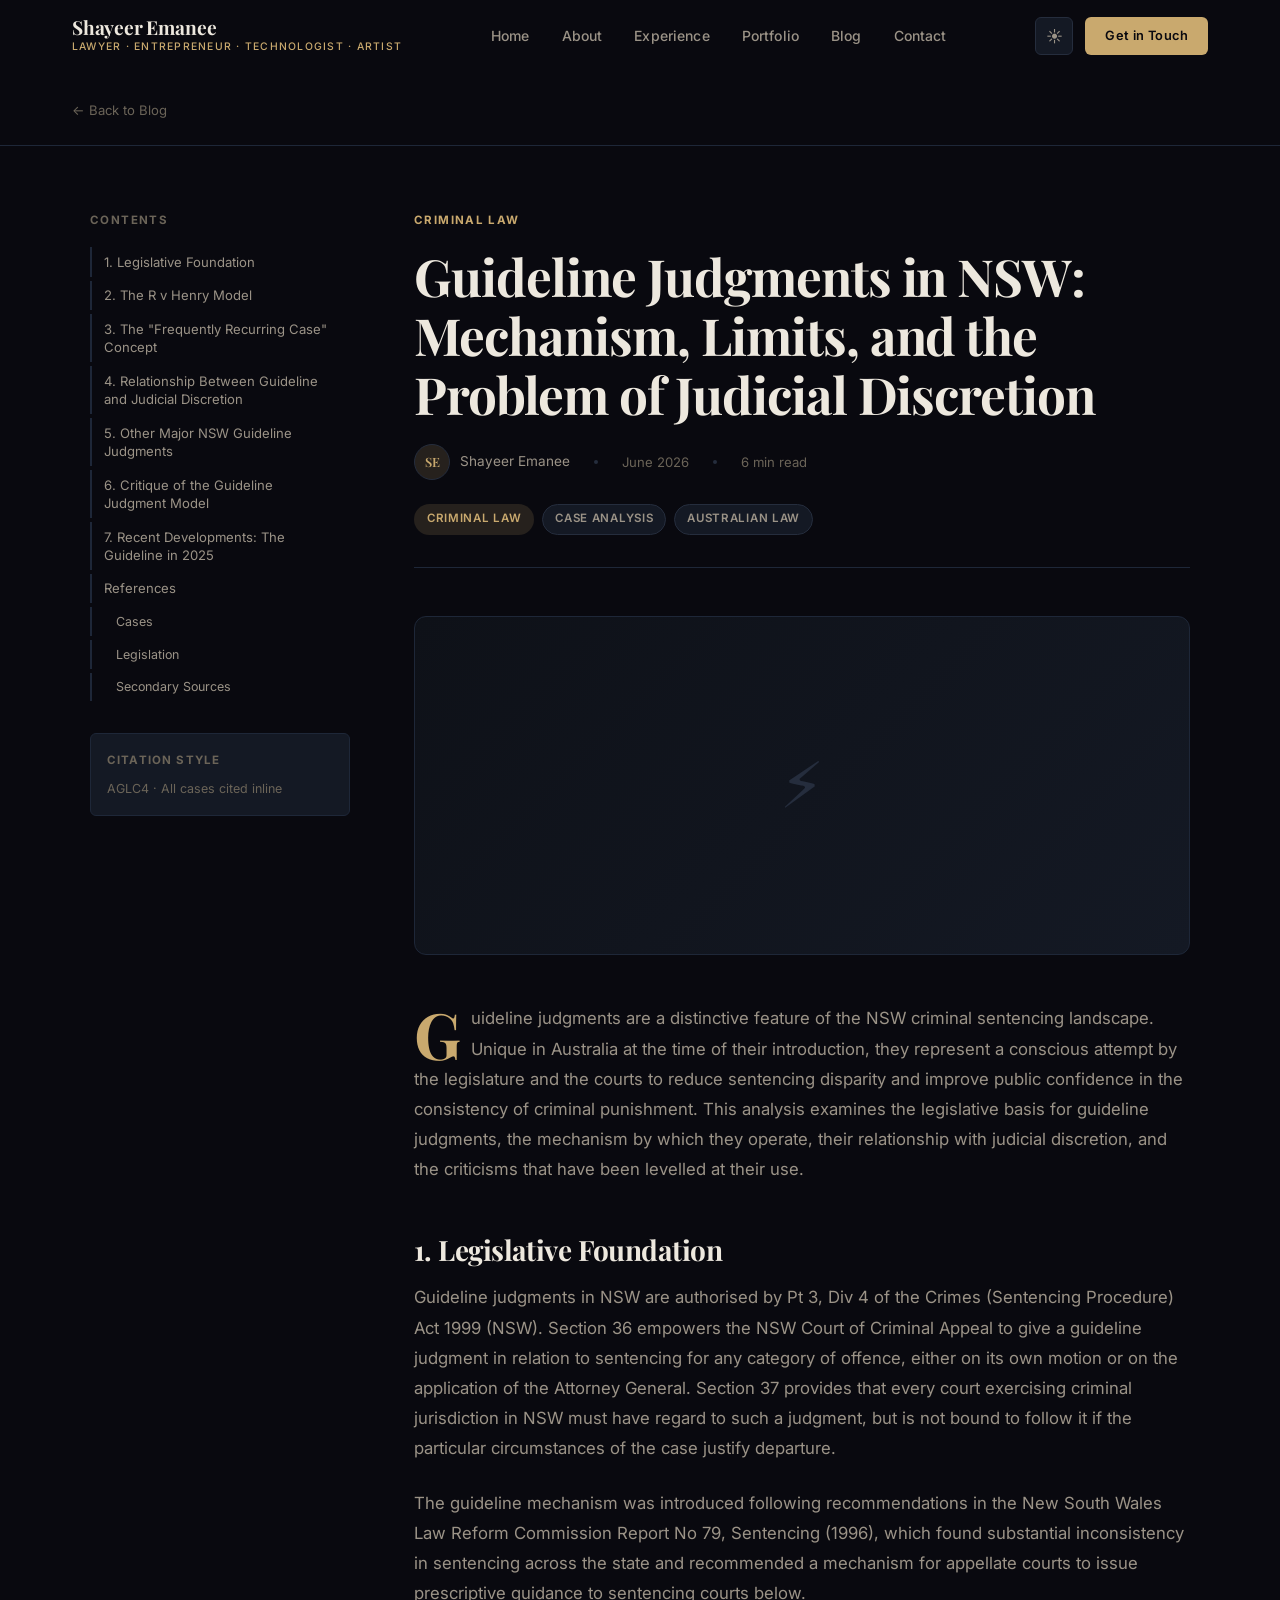
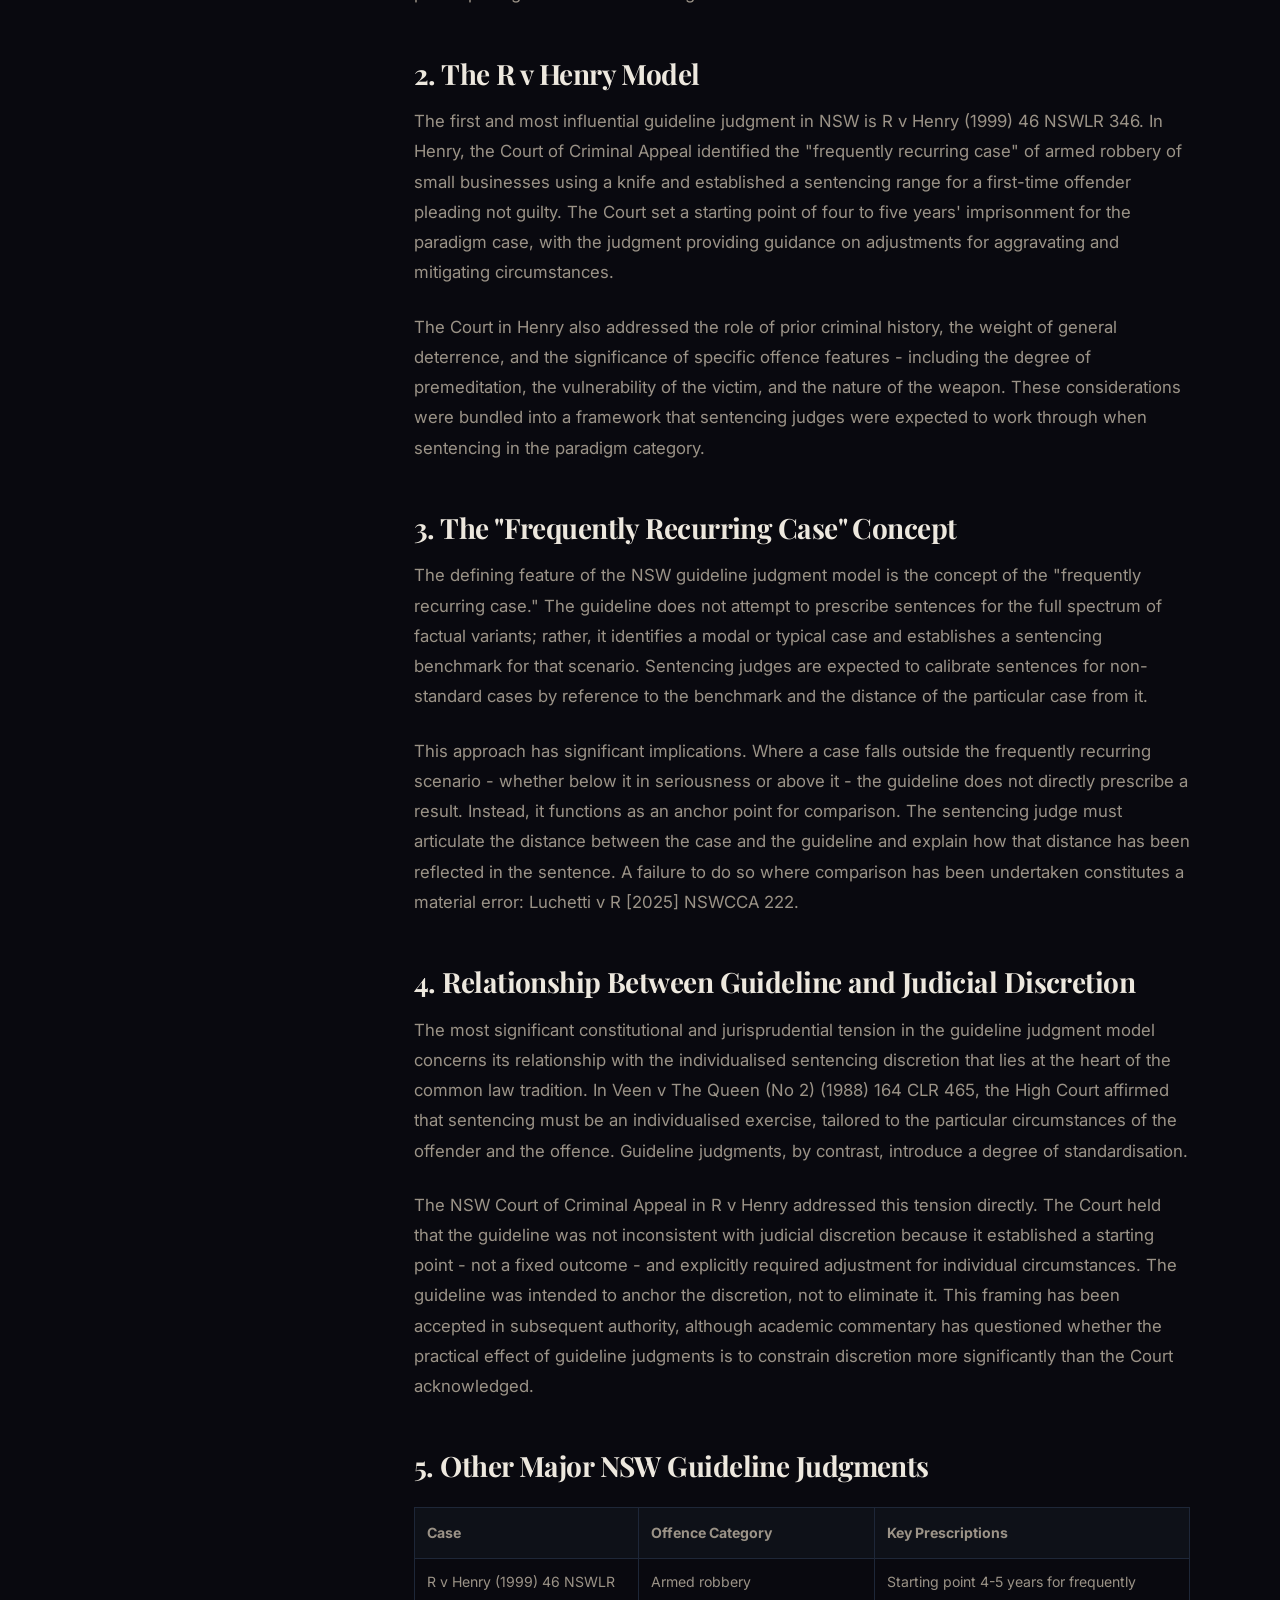
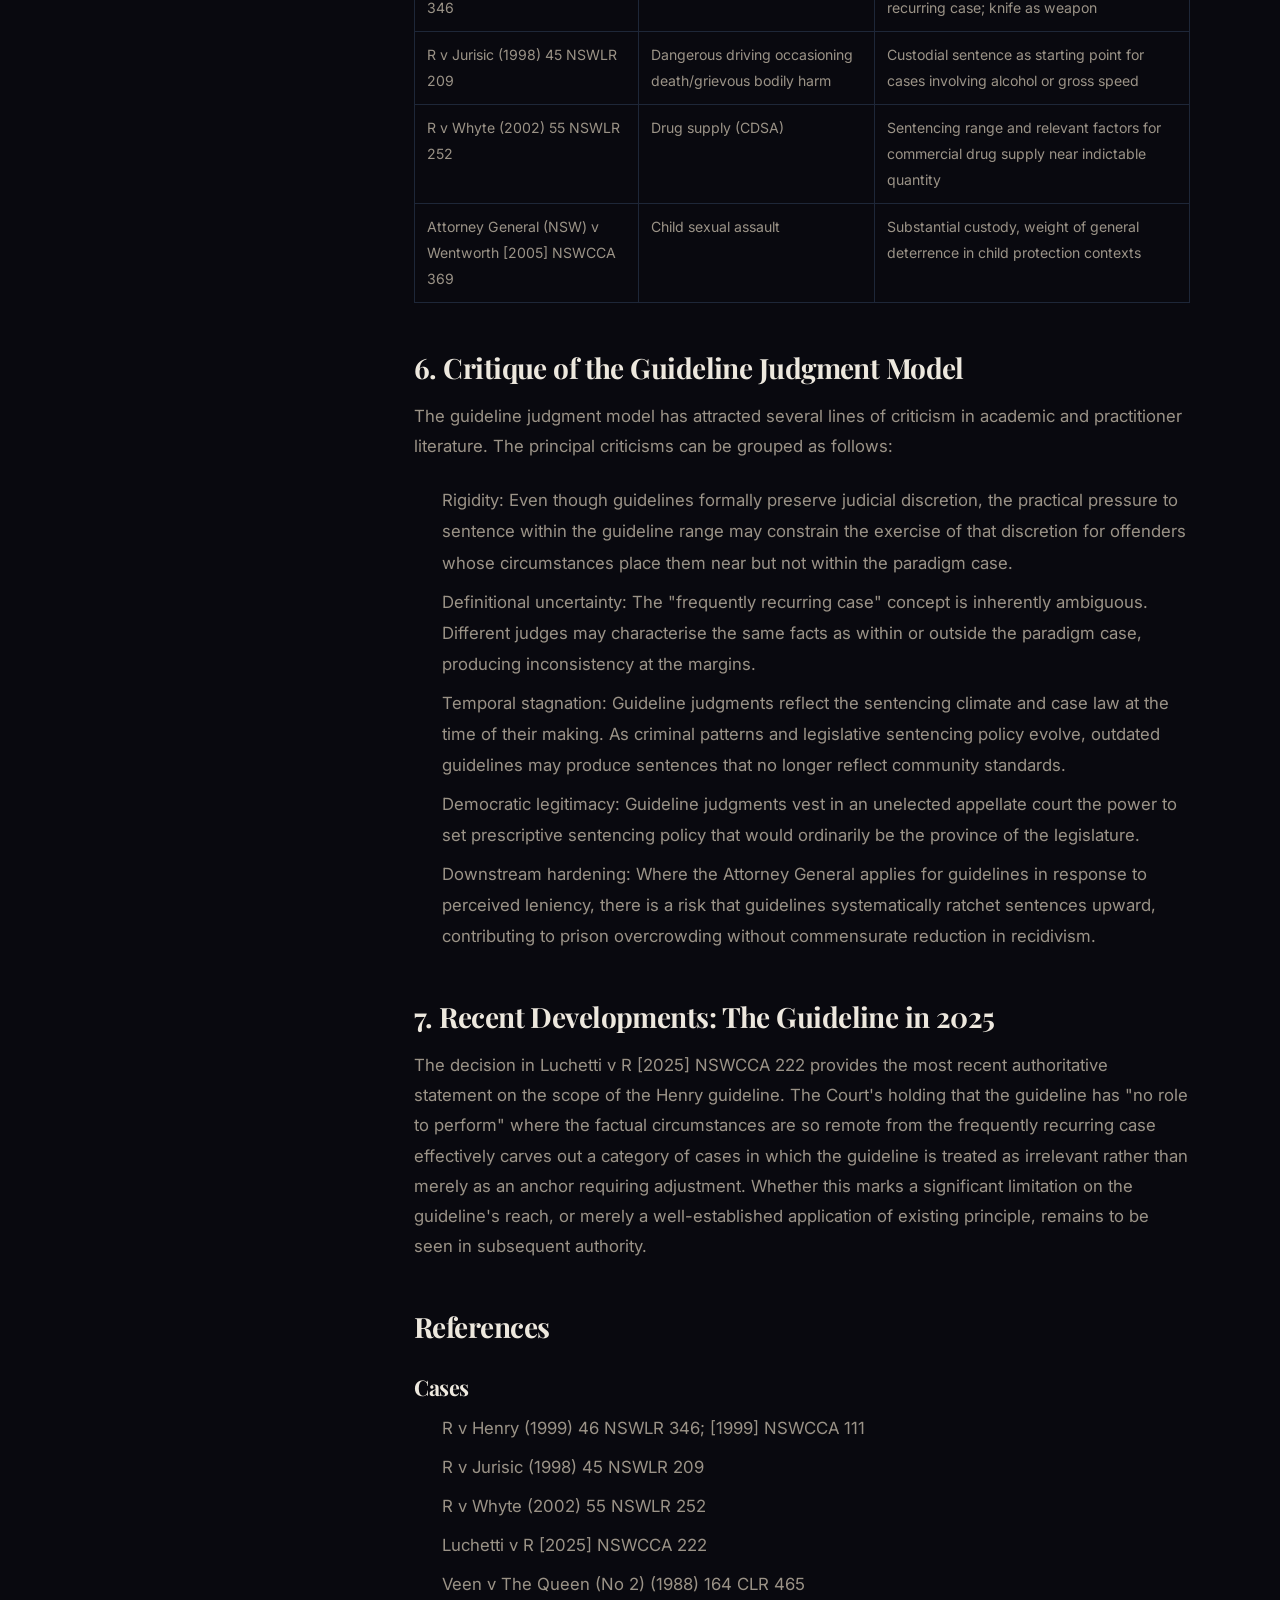
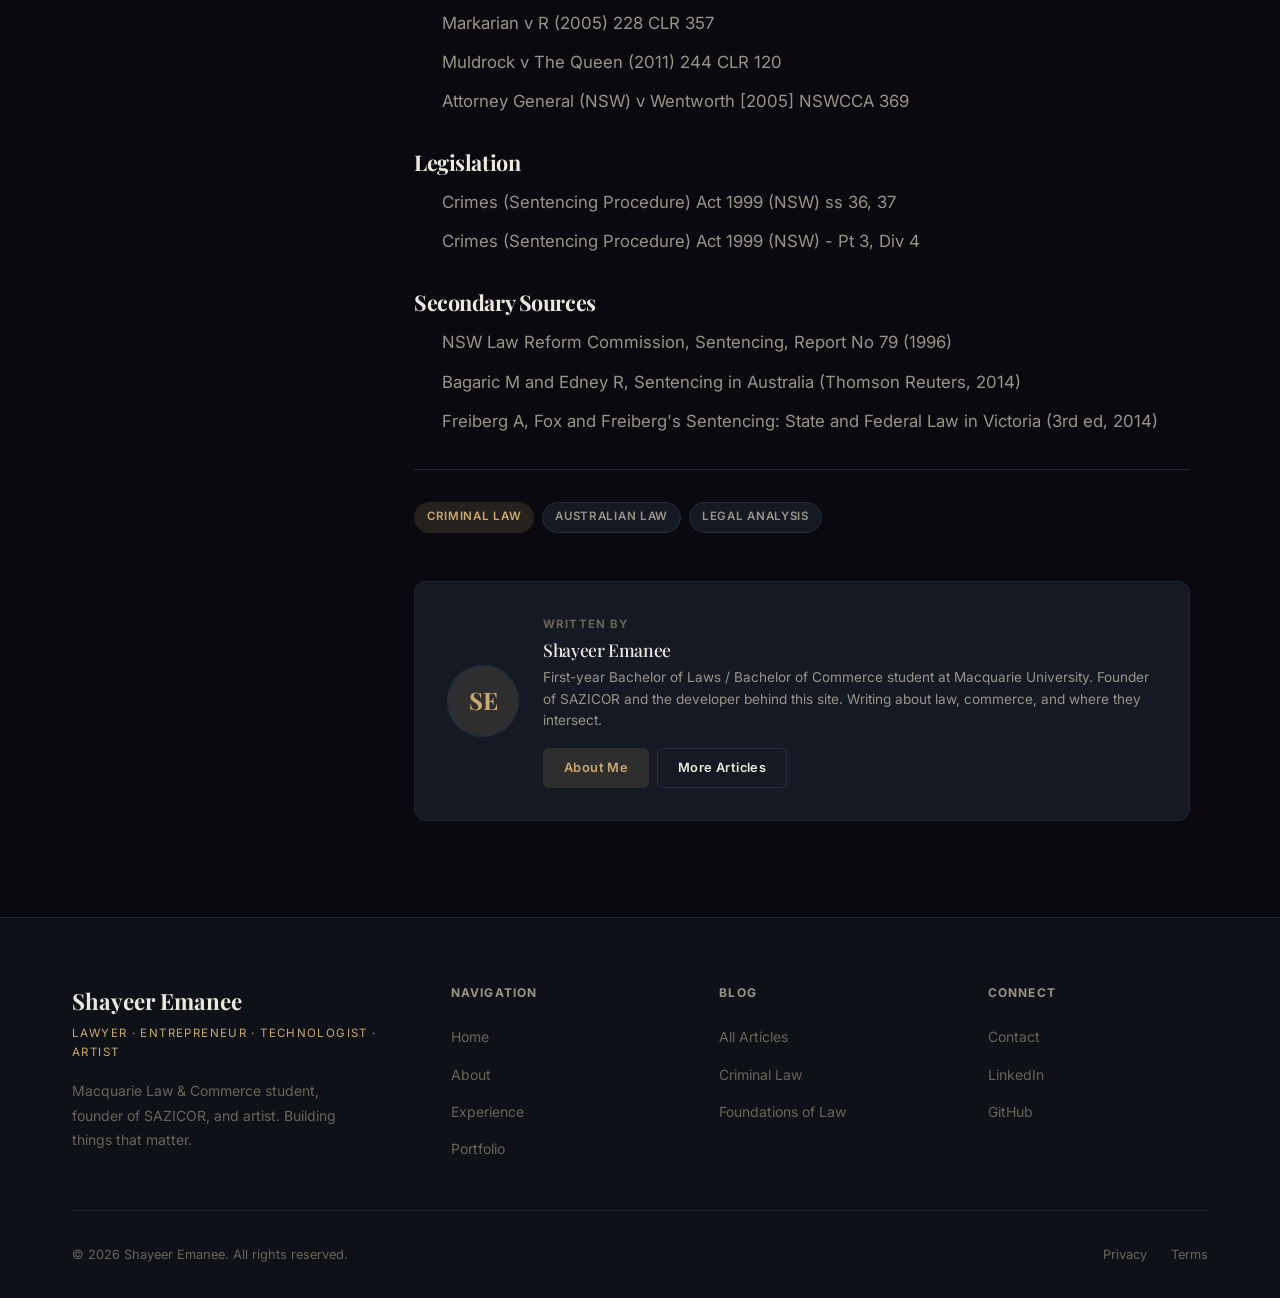
<file: posts/05-guideline-judgments-nsw.html>
<!DOCTYPE html>
<html lang="en" data-theme="dark">
<head>
  <meta charset="UTF-8" />
  <meta name="viewport" content="width=device-width, initial-scale=1.0" />
  <meta name="description" content="Guideline judgments are a distinctive feature of the NSW criminal sentencing landscape. Unique in Australia at the time of their introduction, they represent a " />
  <title>Guideline Judgments in NSW: Mechanism, Limits, and the Problem of Judicial Discretion — Shayeer Emanee</title>
  <link rel="preconnect" href="https://fonts.googleapis.com" />
  <link rel="preconnect" href="https://fonts.gstatic.com" crossorigin />
  <link rel="stylesheet" href="../styles/main.css" />
</head>
<body>
  <div class="scroll-progress" id="scroll-progress"></div>
  <nav class="nav" id="nav">
    <div class="nav__inner">
      <a href="../index.html" class="nav__logo">
        <span class="nav__logo-name">Shayeer Emanee</span>
        <span class="nav__logo-title">Lawyer · Entrepreneur · Technologist · Artist</span>
      </a>
      <ul class="nav__links">
        <li><a href="../index.html" class="nav__link">Home</a></li>
        <li><a href="../about.html" class="nav__link">About</a></li>
        <li><a href="../experience.html" class="nav__link">Experience</a></li>
        <li><a href="../portfolio.html" class="nav__link">Portfolio</a></li>
        <li><a href="../blog.html" class="nav__link">Blog</a></li>
        <li><a href="../contact.html" class="nav__link">Contact</a></li>
      </ul>
      <div class="nav__actions">
        <button class="nav__theme-btn" id="theme-toggle" aria-label="Toggle theme">☀</button>
        <a href="../contact.html" class="nav__cta">Get in Touch</a>
        <button class="nav__hamburger" id="nav-hamburger" aria-label="Toggle menu">
          <span></span><span></span><span></span>
        </button>
      </div>
    </div>
  </nav>
  <div class="nav__mobile" id="nav-mobile">
    <a href="../index.html" class="nav__mobile-link">Home</a>
    <a href="../about.html" class="nav__mobile-link">About</a>
    <a href="../experience.html" class="nav__mobile-link">Experience</a>
    <a href="../portfolio.html" class="nav__mobile-link">Portfolio</a>
    <a href="../blog.html" class="nav__mobile-link">Blog</a>
    <a href="../contact.html" class="nav__mobile-link">Contact</a>
  </div>
  <main>
    <div style="padding: calc(var(--nav-height) + 1.5rem) 0 0; border-bottom: 1px solid var(--border);">
      <div class="container">
        <a href="../blog.html" style="display:inline-flex; align-items:center; gap:0.5rem; font-size:0.82rem; color:var(--text-muted); transition:color var(--transition); padding-bottom:1.5rem;">
          ← Back to Blog
        </a>
      </div>
    </div>
    <article style="padding: 4rem 0 6rem;">
      <div class="container">
        <div class="post-layout">
          <aside class="post-toc">
            <p class="post-toc__title">Contents</p>
            <div class="post-toc__list" id="toc-list"></div>
            <div style="margin-top:2rem; padding:1rem; background:var(--bg-card); border:1px solid var(--border); border-radius:var(--radius-sm);">
              <p style="font-size:0.72rem; font-weight:700; color:var(--text-muted); letter-spacing:0.1em; text-transform:uppercase; margin-bottom:0.5rem;">Citation Style</p>
              <p style="font-size:0.78rem; color:var(--text-muted); line-height:1.6;">AGLC4 · All cases cited inline</p>
            </div>
          </aside>
          <div>
            <header class="post-header">
              <p class="post-header__category">Criminal Law</p>
              <h1 class="post-header__title">Guideline Judgments in NSW: Mechanism, Limits, and the Problem of Judicial Discretion</h1>
              <div class="post-header__meta">
                <div class="post-header__author">
                  <div class="post-header__author-avatar">SE</div>
                  <span>Shayeer Emanee</span>
                </div>
                <div class="post-header__separator"></div>
                <span class="post-header__date">June 2026</span>
                <div class="post-header__separator"></div>
                <span class="post-header__read-time">6 min read</span>
              </div>
              <div style="display:flex; flex-wrap:wrap; gap:0.5rem; margin-top:1.5rem;">
                <span class="tag tag--accent">Criminal Law</span>
                <span class="tag">Case Analysis</span>
                <span class="tag">Australian Law</span>
              </div>
            </header>
            <div style="aspect-ratio:16/7; background: linear-gradient(135deg, var(--bg-secondary), var(--bg-card)); border:1px solid var(--border); border-radius:var(--radius-md); display:flex; align-items:center; justify-content:center; font-size:4rem; color:var(--border-light); margin-bottom:3rem;">⚡</div>
            <div class="post-content">
<p>Guideline judgments are a distinctive feature of the NSW criminal sentencing landscape. Unique in Australia at the time of their introduction, they represent a conscious attempt by the legislature and the courts to reduce sentencing disparity and improve public confidence in the consistency of criminal punishment. This analysis examines the legislative basis for guideline judgments, the mechanism by which they operate, their relationship with judicial discretion, and the criticisms that have been levelled at their use.</p>
<h2><strong>1. Legislative Foundation</strong></h2>
<p>Guideline judgments in NSW are authorised by Pt 3, Div 4 of the Crimes (Sentencing Procedure) Act 1999 (NSW). Section 36 empowers the NSW Court of Criminal Appeal to give a guideline judgment in relation to sentencing for any category of offence, either on its own motion or on the application of the Attorney General. Section 37 provides that every court exercising criminal jurisdiction in NSW must have regard to such a judgment, but is not bound to follow it if the particular circumstances of the case justify departure.</p>
<p>The guideline mechanism was introduced following recommendations in the New South Wales Law Reform Commission Report No 79, Sentencing (1996), which found substantial inconsistency in sentencing across the state and recommended a mechanism for appellate courts to issue prescriptive guidance to sentencing courts below.</p>
<h2><strong>2. The R v Henry Model</strong></h2>
<p>The first and most influential guideline judgment in NSW is R v Henry (1999) 46 NSWLR 346. In Henry, the Court of Criminal Appeal identified the &quot;frequently recurring case&quot; of armed robbery of small businesses using a knife and established a sentencing range for a first-time offender pleading not guilty. The Court set a starting point of four to five years&#x27; imprisonment for the paradigm case, with the judgment providing guidance on adjustments for aggravating and mitigating circumstances.</p>
<p>The Court in Henry also addressed the role of prior criminal history, the weight of general deterrence, and the significance of specific offence features  -  including the degree of premeditation, the vulnerability of the victim, and the nature of the weapon. These considerations were bundled into a framework that sentencing judges were expected to work through when sentencing in the paradigm category.</p>
<h2><strong>3. The &quot;Frequently Recurring Case&quot; Concept</strong></h2>
<p>The defining feature of the NSW guideline judgment model is the concept of the &quot;frequently recurring case.&quot; The guideline does not attempt to prescribe sentences for the full spectrum of factual variants; rather, it identifies a modal or typical case and establishes a sentencing benchmark for that scenario. Sentencing judges are expected to calibrate sentences for non-standard cases by reference to the benchmark and the distance of the particular case from it.</p>
<p>This approach has significant implications. Where a case falls outside the frequently recurring scenario  -  whether below it in seriousness or above it  -  the guideline does not directly prescribe a result. Instead, it functions as an anchor point for comparison. The sentencing judge must articulate the distance between the case and the guideline and explain how that distance has been reflected in the sentence. A failure to do so where comparison has been undertaken constitutes a material error: Luchetti v R [2025] NSWCCA 222.</p>
<h2><strong>4. Relationship Between Guideline and Judicial Discretion</strong></h2>
<p>The most significant constitutional and jurisprudential tension in the guideline judgment model concerns its relationship with the individualised sentencing discretion that lies at the heart of the common law tradition. In Veen v The Queen (No 2) (1988) 164 CLR 465, the High Court affirmed that sentencing must be an individualised exercise, tailored to the particular circumstances of the offender and the offence. Guideline judgments, by contrast, introduce a degree of standardisation.</p>
<p>The NSW Court of Criminal Appeal in R v Henry addressed this tension directly. The Court held that the guideline was not inconsistent with judicial discretion because it established a starting point  -  not a fixed outcome  -  and explicitly required adjustment for individual circumstances. The guideline was intended to anchor the discretion, not to eliminate it. This framing has been accepted in subsequent authority, although academic commentary has questioned whether the practical effect of guideline judgments is to constrain discretion more significantly than the Court acknowledged.</p>
<h2><strong>5. Other Major NSW Guideline Judgments</strong></h2>
<div class="table-wrapper" style="overflow-x:auto;margin:1.5rem 0;">
<table style="width:100%;border-collapse:collapse;font-size:0.88rem;">
<thead><tr>
<th style="padding:0.75rem;background:var(--bg-secondary);border:1px solid var(--border);text-align:left;font-weight:600;"><strong>Case</strong></th>
<th style="padding:0.75rem;background:var(--bg-secondary);border:1px solid var(--border);text-align:left;font-weight:600;"><strong>Offence Category</strong></th>
<th style="padding:0.75rem;background:var(--bg-secondary);border:1px solid var(--border);text-align:left;font-weight:600;"><strong>Key Prescriptions</strong></th>
</tr></thead><tbody>
<tr>
<td style="padding:0.625rem 0.75rem;border:1px solid var(--border);vertical-align:top;">R v Henry (1999) 46 NSWLR 346</td>
<td style="padding:0.625rem 0.75rem;border:1px solid var(--border);vertical-align:top;">Armed robbery</td>
<td style="padding:0.625rem 0.75rem;border:1px solid var(--border);vertical-align:top;">Starting point 4-5 years for frequently recurring case; knife as weapon</td>
</tr>
<tr>
<td style="padding:0.625rem 0.75rem;border:1px solid var(--border);vertical-align:top;">R v Jurisic (1998) 45 NSWLR 209</td>
<td style="padding:0.625rem 0.75rem;border:1px solid var(--border);vertical-align:top;">Dangerous driving occasioning death/grievous bodily harm</td>
<td style="padding:0.625rem 0.75rem;border:1px solid var(--border);vertical-align:top;">Custodial sentence as starting point for cases involving alcohol or gross speed</td>
</tr>
<tr>
<td style="padding:0.625rem 0.75rem;border:1px solid var(--border);vertical-align:top;">R v Whyte (2002) 55 NSWLR 252</td>
<td style="padding:0.625rem 0.75rem;border:1px solid var(--border);vertical-align:top;">Drug supply (CDSA)</td>
<td style="padding:0.625rem 0.75rem;border:1px solid var(--border);vertical-align:top;">Sentencing range and relevant factors for commercial drug supply near indictable quantity</td>
</tr>
<tr>
<td style="padding:0.625rem 0.75rem;border:1px solid var(--border);vertical-align:top;">Attorney General (NSW) v Wentworth [2005] NSWCCA 369</td>
<td style="padding:0.625rem 0.75rem;border:1px solid var(--border);vertical-align:top;">Child sexual assault</td>
<td style="padding:0.625rem 0.75rem;border:1px solid var(--border);vertical-align:top;">Substantial custody, weight of general deterrence in child protection contexts</td>
</tr>
</tbody></table></div>
<h2><strong>6. Critique of the Guideline Judgment Model</strong></h2>
<p>The guideline judgment model has attracted several lines of criticism in academic and practitioner literature. The principal criticisms can be grouped as follows:</p>
<ul><li>Rigidity: Even though guidelines formally preserve judicial discretion, the practical pressure to sentence within the guideline range may constrain the exercise of that discretion for offenders whose circumstances place them near but not within the paradigm case.</li>
<li>Definitional uncertainty: The &quot;frequently recurring case&quot; concept is inherently ambiguous. Different judges may characterise the same facts as within or outside the paradigm case, producing inconsistency at the margins.</li>
<li>Temporal stagnation: Guideline judgments reflect the sentencing climate and case law at the time of their making. As criminal patterns and legislative sentencing policy evolve, outdated guidelines may produce sentences that no longer reflect community standards.</li>
<li>Democratic legitimacy: Guideline judgments vest in an unelected appellate court the power to set prescriptive sentencing policy that would ordinarily be the province of the legislature.</li>
<li>Downstream hardening: Where the Attorney General applies for guidelines in response to perceived leniency, there is a risk that guidelines systematically ratchet sentences upward, contributing to prison overcrowding without commensurate reduction in recidivism.</li></ul>
<h2><strong>7. Recent Developments: The Guideline in 2025</strong></h2>
<p>The decision in Luchetti v R [2025] NSWCCA 222 provides the most recent authoritative statement on the scope of the Henry guideline. The Court&#x27;s holding that the guideline has &quot;no role to perform&quot; where the factual circumstances are so remote from the frequently recurring case effectively carves out a category of cases in which the guideline is treated as irrelevant rather than merely as an anchor requiring adjustment. Whether this marks a significant limitation on the guideline&#x27;s reach, or merely a well-established application of existing principle, remains to be seen in subsequent authority.</p>
<h2><strong>References</strong></h2>
<h3><strong>Cases</strong></h3>
<ul><li>R v Henry (1999) 46 NSWLR 346; [1999] NSWCCA 111</li>
<li>R v Jurisic (1998) 45 NSWLR 209</li>
<li>R v Whyte (2002) 55 NSWLR 252</li>
<li>Luchetti v R [2025] NSWCCA 222</li>
<li>Veen v The Queen (No 2) (1988) 164 CLR 465</li>
<li>Markarian v R (2005) 228 CLR 357</li>
<li>Muldrock v The Queen (2011) 244 CLR 120</li>
<li>Attorney General (NSW) v Wentworth [2005] NSWCCA 369</li></ul>
<h3><strong>Legislation</strong></h3>
<ul><li>Crimes (Sentencing Procedure) Act 1999 (NSW) ss 36, 37</li>
<li>Crimes (Sentencing Procedure) Act 1999 (NSW)  -  Pt 3, Div 4</li></ul>
<h3><strong>Secondary Sources</strong></h3>
<ul><li>NSW Law Reform Commission, Sentencing, Report No 79 (1996)</li>
<li>Bagaric M and Edney R, Sentencing in Australia (Thomson Reuters, 2014)</li>
<li>Freiberg A, Fox and Freiberg&#x27;s Sentencing: State and Federal Law in Victoria (3rd ed, 2014)</li></ul>
            </div>
            <div class="post-tags" style="margin-top:2rem;">
              <span class="tag tag--accent">Criminal Law</span>
              <span class="tag">Australian Law</span>
              <span class="tag">Legal Analysis</span>
            </div>
            <div class="card" style="margin-top:3rem; padding:2rem; display:grid; grid-template-columns:auto 1fr; gap:1.5rem; align-items:center;">
              <div style="width:72px; height:72px; border-radius:50%; background:var(--accent-dim); border:2px solid var(--border-light); display:flex; align-items:center; justify-content:center; font-family:var(--font-heading); font-size:1.5rem; color:var(--accent); font-weight:700;">SE</div>
              <div>
                <p style="font-size:0.72rem; font-weight:700; color:var(--text-muted); letter-spacing:0.1em; text-transform:uppercase; margin-bottom:0.3rem;">Written by</p>
                <h4 style="font-size:1.1rem; margin-bottom:0.4rem;">Shayeer Emanee</h4>
                <p style="font-size:0.85rem; color:var(--text-secondary); line-height:1.6; margin-bottom:1rem;">First-year Bachelor of Laws / Bachelor of Commerce student at Macquarie University. Founder of SAZICOR and the developer behind this site. Writing about law, commerce, and where they intersect.</p>
                <div style="display:flex; gap:0.5rem;">
                  <a href="../about.html" class="btn btn--ghost btn--sm">About Me</a>
                  <a href="../blog.html" class="btn btn--secondary btn--sm">More Articles</a>
                </div>
              </div>
            </div>
          </div>
        </div>
      </div>
    </article>
  </main>
  <footer class="footer">
    <div class="container">
      <div class="footer__inner">
        <div>
          <div class="footer__brand-name">Shayeer Emanee</div>
          <div class="footer__brand-title">Lawyer · Entrepreneur · Technologist · Artist</div>
          <p class="footer__brand-desc">Macquarie Law &amp; Commerce student, founder of SAZICOR, and artist. Building things that matter.</p>
        </div>
        <div>
          <p class="footer__col-title">Navigation</p>
          <ul class="footer__links">
            <li><a href="../index.html" class="footer__link">Home</a></li>
            <li><a href="../about.html" class="footer__link">About</a></li>
            <li><a href="../experience.html" class="footer__link">Experience</a></li>
            <li><a href="../portfolio.html" class="footer__link">Portfolio</a></li>
          </ul>
        </div>
        <div>
          <p class="footer__col-title">Blog</p>
          <ul class="footer__links">
            <li><a href="../blog.html" class="footer__link">All Articles</a></li>
            <li><a href="../blog.html" class="footer__link">Criminal Law</a></li>
            <li><a href="../blog.html" class="footer__link">Foundations of Law</a></li>
          </ul>
        </div>
        <div>
          <p class="footer__col-title">Connect</p>
          <ul class="footer__links">
            <li><a href="../contact.html" class="footer__link">Contact</a></li>
            <li><a href="https://www.linkedin.com/in/shayeere" class="footer__link" target="_blank" rel="noopener">LinkedIn</a></li>
            <li><a href="https://github.com/ShayeerEm" class="footer__link" target="_blank" rel="noopener">GitHub</a></li>
          </ul>
        </div>
      </div>
      <div class="footer__bottom">
        <p class="footer__copyright">&copy; <span id="footer-year"></span> Shayeer Emanee. All rights reserved.</p>
        <div class="footer__bottom-links">
          <a href="#" class="footer__bottom-link">Privacy</a>
          <a href="#" class="footer__bottom-link">Terms</a>
        </div>
      </div>
    </div>
  </footer>
  <button class="back-to-top" id="back-to-top" aria-label="Back to top">↑</button>
  <script src="../js/main.js"></script>
  <script>document.getElementById('footer-year').textContent = new Date().getFullYear();</script>
</body>
</html>
</file>
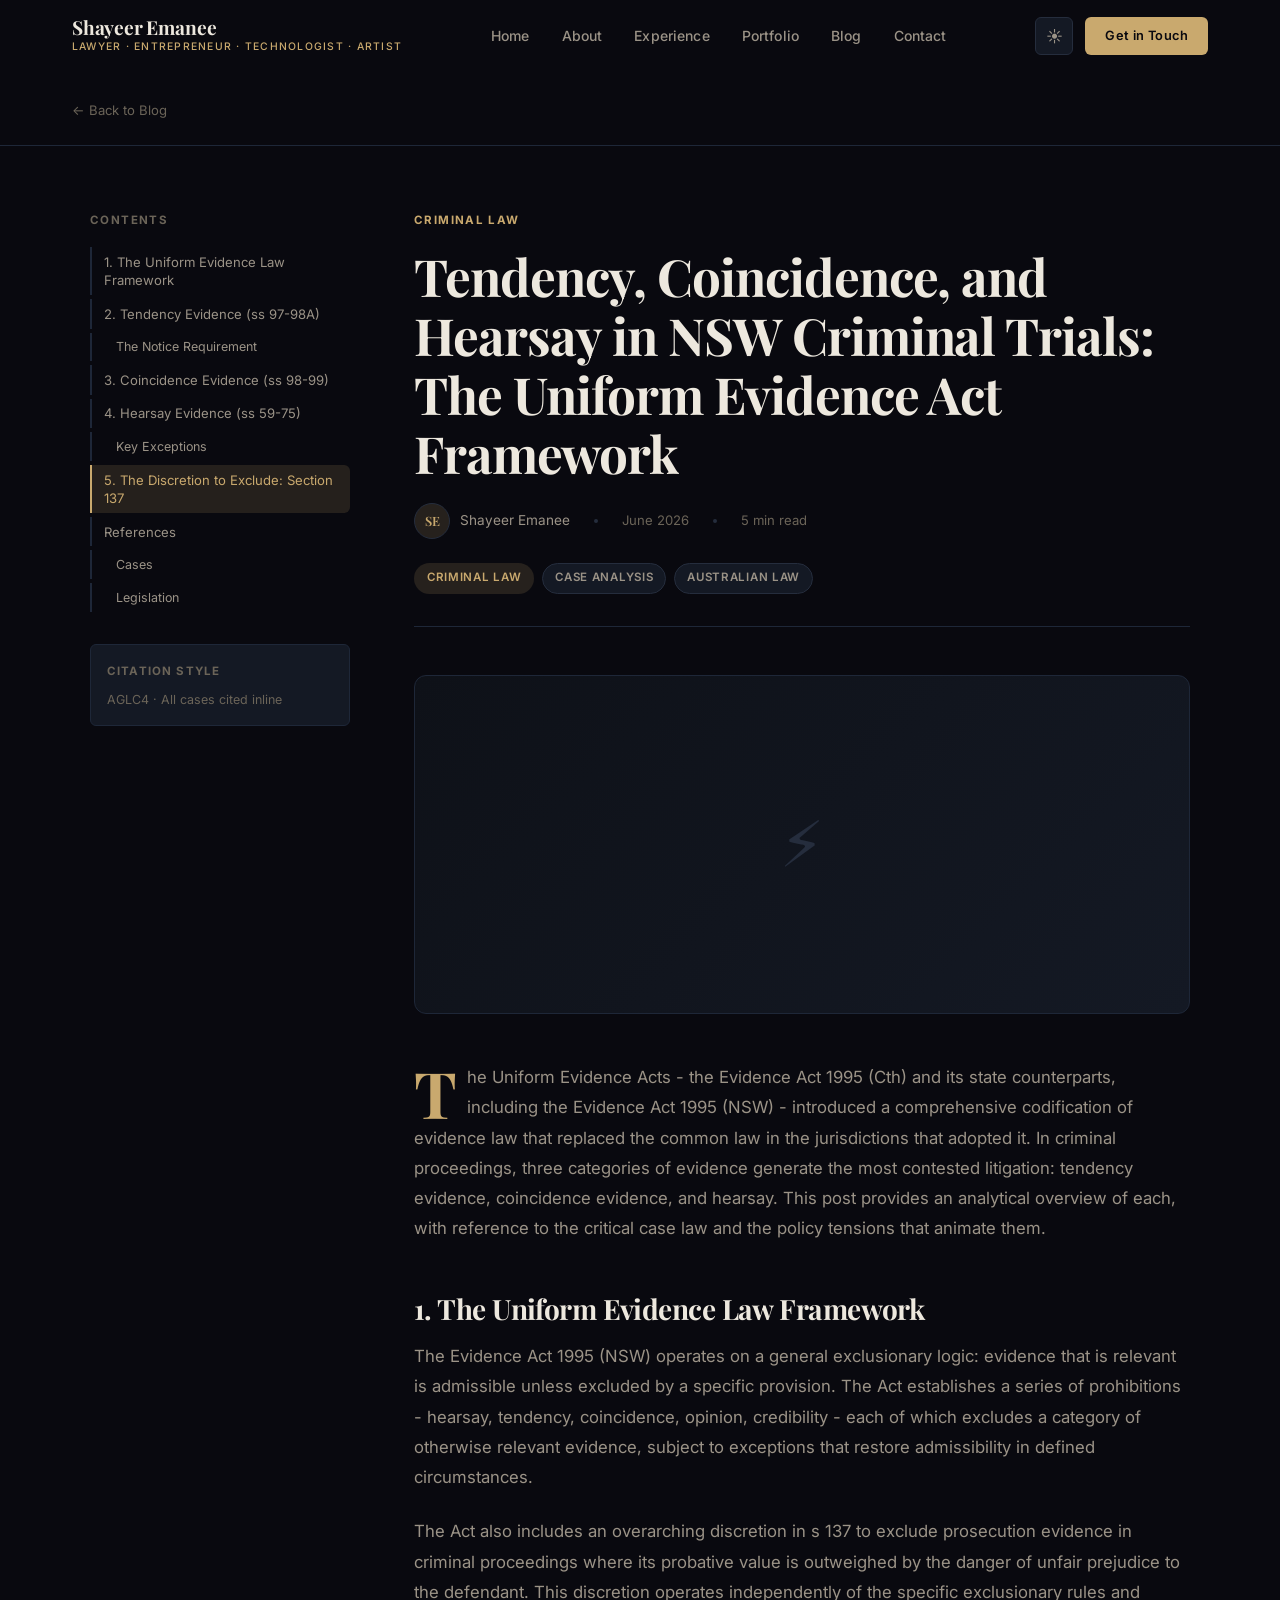
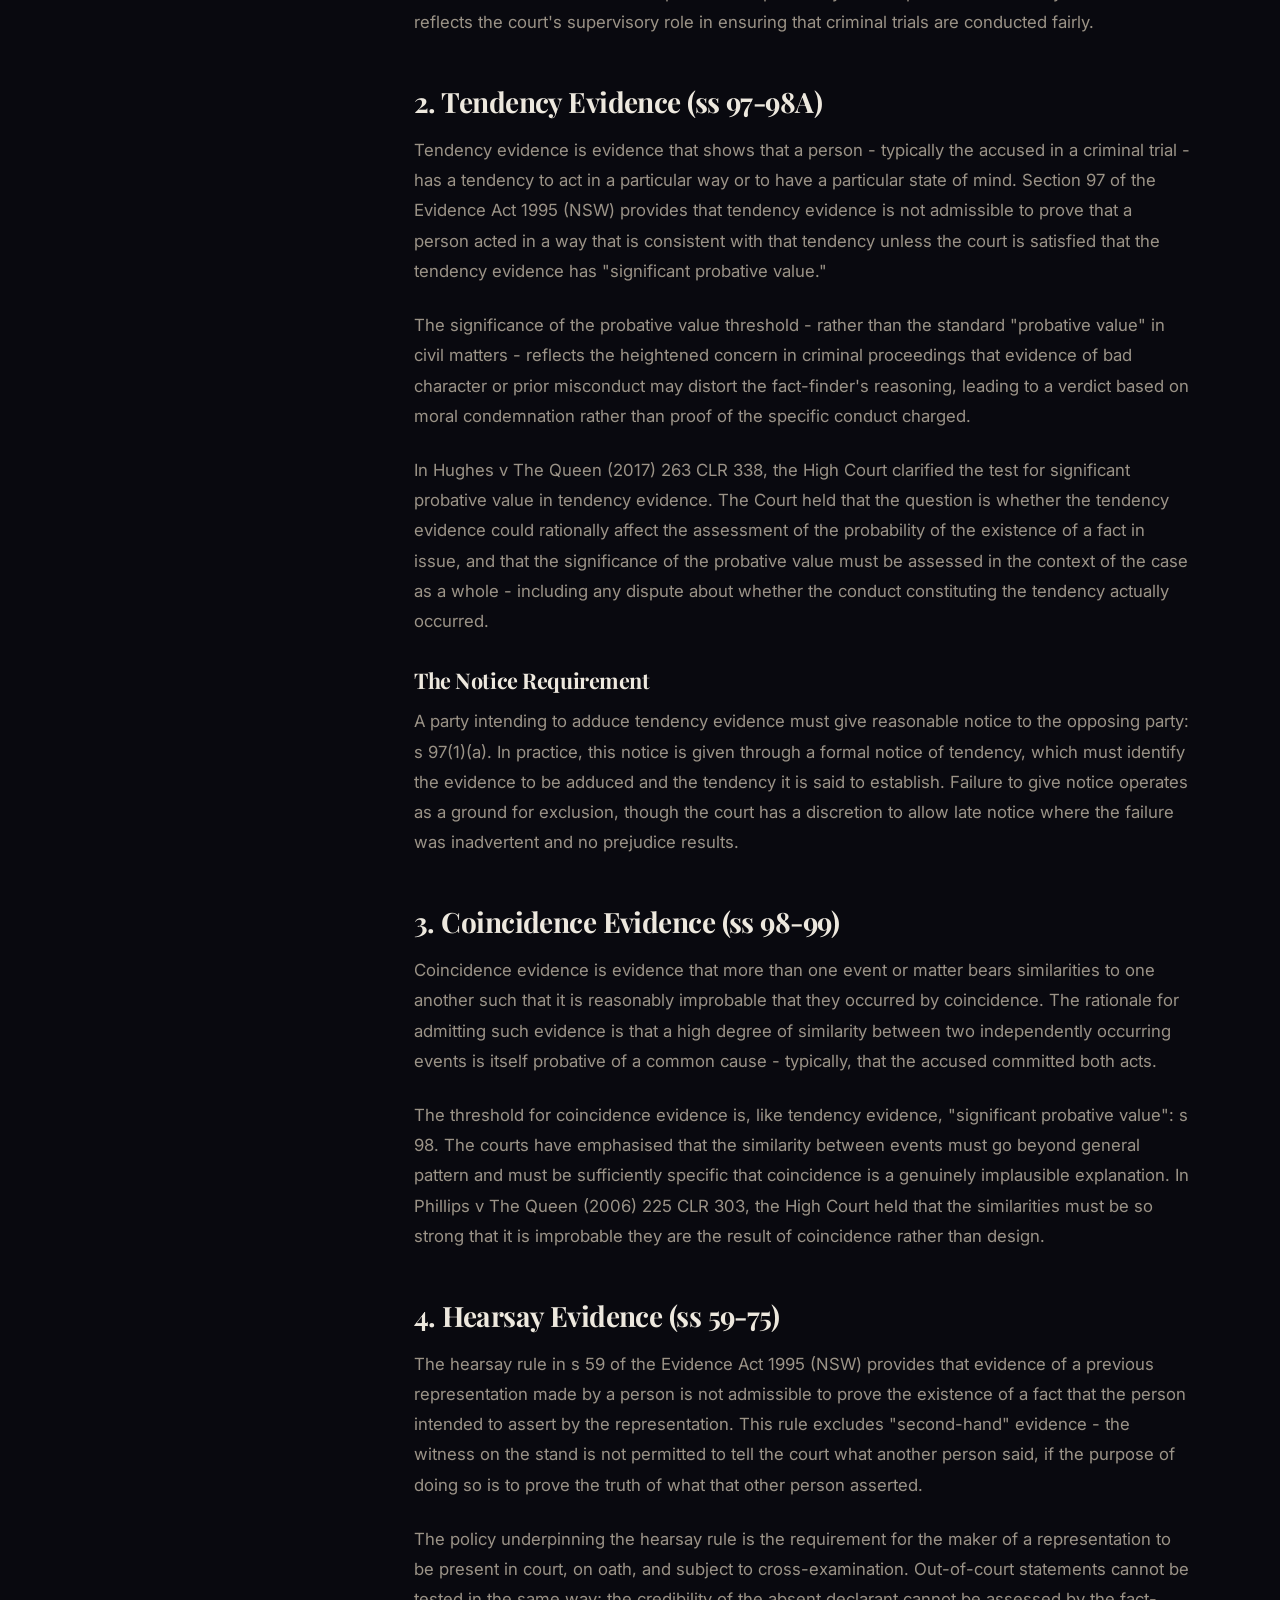
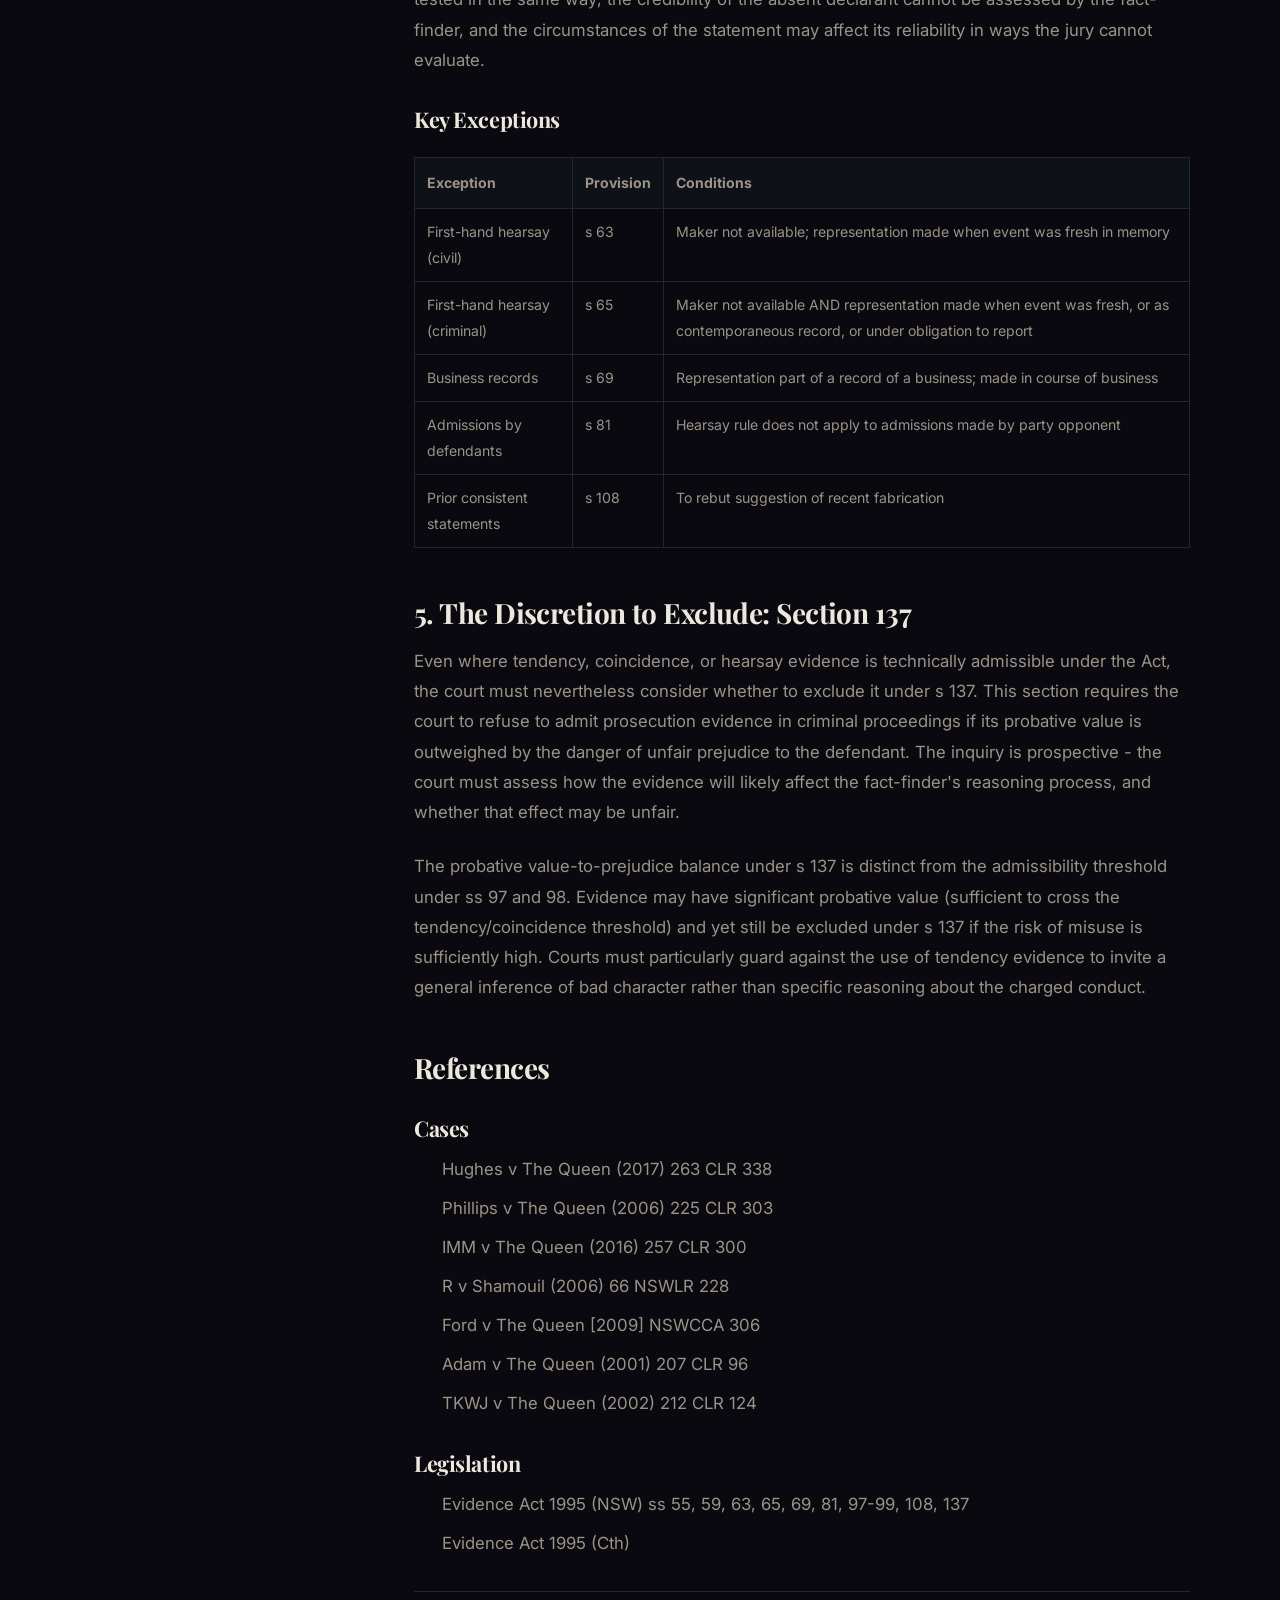
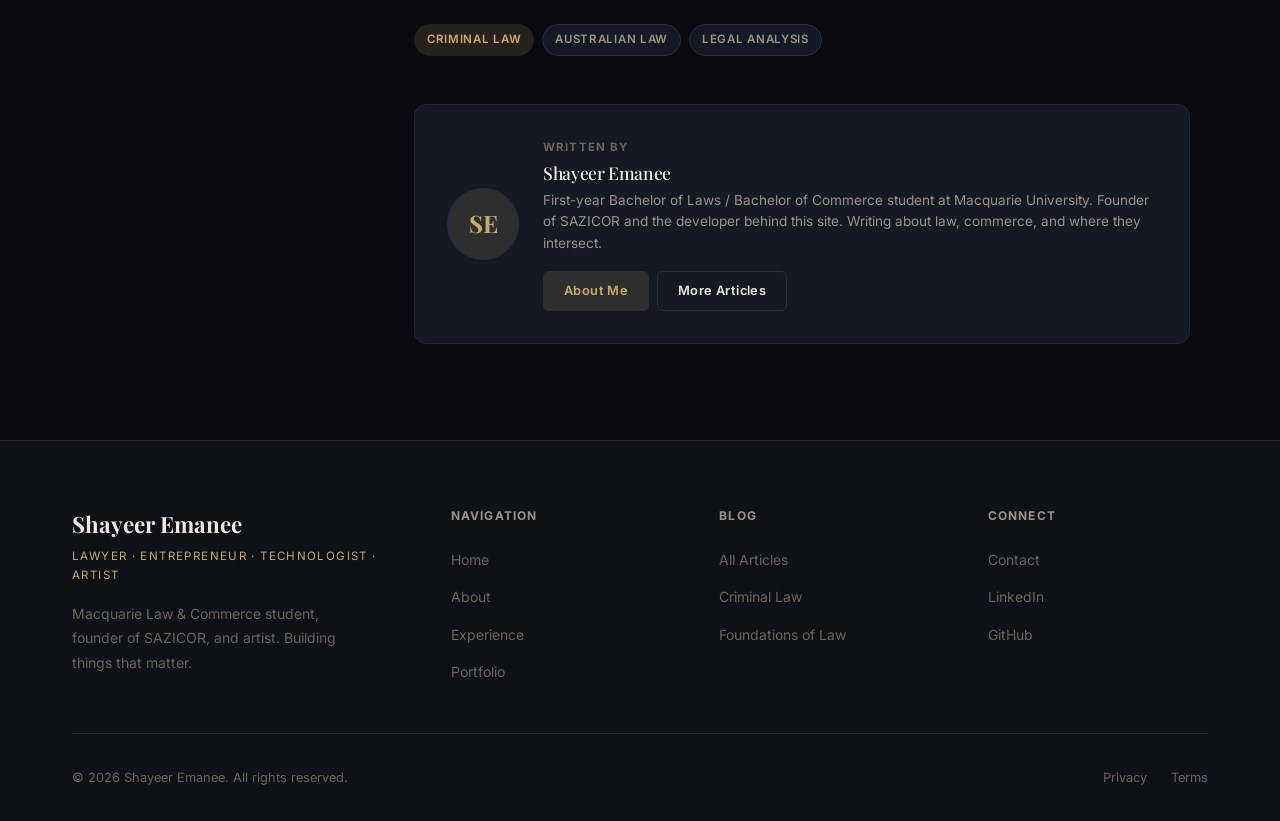
<file: posts/06-evidence-law-criminal-trials.html>
<!DOCTYPE html>
<html lang="en" data-theme="dark">
<head>
  <meta charset="UTF-8" />
  <meta name="viewport" content="width=device-width, initial-scale=1.0" />
  <meta name="description" content="The Uniform Evidence Acts  -  the Evidence Act 1995 (Cth) and its state counterparts, including the Evidence Act 1995 (NSW)  -  introduced a comprehensive codif" />
  <title>Tendency, Coincidence, and Hearsay in NSW Criminal Trials: The Uniform Evidence Act Framework — Shayeer Emanee</title>
  <link rel="preconnect" href="https://fonts.googleapis.com" />
  <link rel="preconnect" href="https://fonts.gstatic.com" crossorigin />
  <link rel="stylesheet" href="../styles/main.css" />
</head>
<body>
  <div class="scroll-progress" id="scroll-progress"></div>
  <nav class="nav" id="nav">
    <div class="nav__inner">
      <a href="../index.html" class="nav__logo">
        <span class="nav__logo-name">Shayeer Emanee</span>
        <span class="nav__logo-title">Lawyer · Entrepreneur · Technologist · Artist</span>
      </a>
      <ul class="nav__links">
        <li><a href="../index.html" class="nav__link">Home</a></li>
        <li><a href="../about.html" class="nav__link">About</a></li>
        <li><a href="../experience.html" class="nav__link">Experience</a></li>
        <li><a href="../portfolio.html" class="nav__link">Portfolio</a></li>
        <li><a href="../blog.html" class="nav__link">Blog</a></li>
        <li><a href="../contact.html" class="nav__link">Contact</a></li>
      </ul>
      <div class="nav__actions">
        <button class="nav__theme-btn" id="theme-toggle" aria-label="Toggle theme">☀</button>
        <a href="../contact.html" class="nav__cta">Get in Touch</a>
        <button class="nav__hamburger" id="nav-hamburger" aria-label="Toggle menu">
          <span></span><span></span><span></span>
        </button>
      </div>
    </div>
  </nav>
  <div class="nav__mobile" id="nav-mobile">
    <a href="../index.html" class="nav__mobile-link">Home</a>
    <a href="../about.html" class="nav__mobile-link">About</a>
    <a href="../experience.html" class="nav__mobile-link">Experience</a>
    <a href="../portfolio.html" class="nav__mobile-link">Portfolio</a>
    <a href="../blog.html" class="nav__mobile-link">Blog</a>
    <a href="../contact.html" class="nav__mobile-link">Contact</a>
  </div>
  <main>
    <div style="padding: calc(var(--nav-height) + 1.5rem) 0 0; border-bottom: 1px solid var(--border);">
      <div class="container">
        <a href="../blog.html" style="display:inline-flex; align-items:center; gap:0.5rem; font-size:0.82rem; color:var(--text-muted); transition:color var(--transition); padding-bottom:1.5rem;">
          ← Back to Blog
        </a>
      </div>
    </div>
    <article style="padding: 4rem 0 6rem;">
      <div class="container">
        <div class="post-layout">
          <aside class="post-toc">
            <p class="post-toc__title">Contents</p>
            <div class="post-toc__list" id="toc-list"></div>
            <div style="margin-top:2rem; padding:1rem; background:var(--bg-card); border:1px solid var(--border); border-radius:var(--radius-sm);">
              <p style="font-size:0.72rem; font-weight:700; color:var(--text-muted); letter-spacing:0.1em; text-transform:uppercase; margin-bottom:0.5rem;">Citation Style</p>
              <p style="font-size:0.78rem; color:var(--text-muted); line-height:1.6;">AGLC4 · All cases cited inline</p>
            </div>
          </aside>
          <div>
            <header class="post-header">
              <p class="post-header__category">Criminal Law</p>
              <h1 class="post-header__title">Tendency, Coincidence, and Hearsay in NSW Criminal Trials: The Uniform Evidence Act Framework</h1>
              <div class="post-header__meta">
                <div class="post-header__author">
                  <div class="post-header__author-avatar">SE</div>
                  <span>Shayeer Emanee</span>
                </div>
                <div class="post-header__separator"></div>
                <span class="post-header__date">June 2026</span>
                <div class="post-header__separator"></div>
                <span class="post-header__read-time">5 min read</span>
              </div>
              <div style="display:flex; flex-wrap:wrap; gap:0.5rem; margin-top:1.5rem;">
                <span class="tag tag--accent">Criminal Law</span>
                <span class="tag">Case Analysis</span>
                <span class="tag">Australian Law</span>
              </div>
            </header>
            <div style="aspect-ratio:16/7; background: linear-gradient(135deg, var(--bg-secondary), var(--bg-card)); border:1px solid var(--border); border-radius:var(--radius-md); display:flex; align-items:center; justify-content:center; font-size:4rem; color:var(--border-light); margin-bottom:3rem;">⚡</div>
            <div class="post-content">
<p>The Uniform Evidence Acts  -  the Evidence Act 1995 (Cth) and its state counterparts, including the Evidence Act 1995 (NSW)  -  introduced a comprehensive codification of evidence law that replaced the common law in the jurisdictions that adopted it. In criminal proceedings, three categories of evidence generate the most contested litigation: tendency evidence, coincidence evidence, and hearsay. This post provides an analytical overview of each, with reference to the critical case law and the policy tensions that animate them.</p>
<h2><strong>1. The Uniform Evidence Law Framework</strong></h2>
<p>The Evidence Act 1995 (NSW) operates on a general exclusionary logic: evidence that is relevant is admissible unless excluded by a specific provision. The Act establishes a series of prohibitions  -  hearsay, tendency, coincidence, opinion, credibility  -  each of which excludes a category of otherwise relevant evidence, subject to exceptions that restore admissibility in defined circumstances.</p>
<p>The Act also includes an overarching discretion in s 137 to exclude prosecution evidence in criminal proceedings where its probative value is outweighed by the danger of unfair prejudice to the defendant. This discretion operates independently of the specific exclusionary rules and reflects the court&#x27;s supervisory role in ensuring that criminal trials are conducted fairly.</p>
<h2><strong>2. Tendency Evidence (ss 97-98A)</strong></h2>
<p>Tendency evidence is evidence that shows that a person  -  typically the accused in a criminal trial  -  has a tendency to act in a particular way or to have a particular state of mind. Section 97 of the Evidence Act 1995 (NSW) provides that tendency evidence is not admissible to prove that a person acted in a way that is consistent with that tendency unless the court is satisfied that the tendency evidence has &quot;significant probative value.&quot;</p>
<p>The significance of the probative value threshold  -  rather than the standard &quot;probative value&quot; in civil matters  -  reflects the heightened concern in criminal proceedings that evidence of bad character or prior misconduct may distort the fact-finder&#x27;s reasoning, leading to a verdict based on moral condemnation rather than proof of the specific conduct charged.</p>
<p>In Hughes v The Queen (2017) 263 CLR 338, the High Court clarified the test for significant probative value in tendency evidence. The Court held that the question is whether the tendency evidence could rationally affect the assessment of the probability of the existence of a fact in issue, and that the significance of the probative value must be assessed in the context of the case as a whole  -  including any dispute about whether the conduct constituting the tendency actually occurred.</p>
<h3><strong>The Notice Requirement</strong></h3>
<p>A party intending to adduce tendency evidence must give reasonable notice to the opposing party: s 97(1)(a). In practice, this notice is given through a formal notice of tendency, which must identify the evidence to be adduced and the tendency it is said to establish. Failure to give notice operates as a ground for exclusion, though the court has a discretion to allow late notice where the failure was inadvertent and no prejudice results.</p>
<h2><strong>3. Coincidence Evidence (ss 98-99)</strong></h2>
<p>Coincidence evidence is evidence that more than one event or matter bears similarities to one another such that it is reasonably improbable that they occurred by coincidence. The rationale for admitting such evidence is that a high degree of similarity between two independently occurring events is itself probative of a common cause  -  typically, that the accused committed both acts.</p>
<p>The threshold for coincidence evidence is, like tendency evidence, &quot;significant probative value&quot;: s 98. The courts have emphasised that the similarity between events must go beyond general pattern and must be sufficiently specific that coincidence is a genuinely implausible explanation. In Phillips v The Queen (2006) 225 CLR 303, the High Court held that the similarities must be so strong that it is improbable they are the result of coincidence rather than design.</p>
<h2><strong>4. Hearsay Evidence (ss 59-75)</strong></h2>
<p>The hearsay rule in s 59 of the Evidence Act 1995 (NSW) provides that evidence of a previous representation made by a person is not admissible to prove the existence of a fact that the person intended to assert by the representation. This rule excludes &quot;second-hand&quot; evidence  -  the witness on the stand is not permitted to tell the court what another person said, if the purpose of doing so is to prove the truth of what that other person asserted.</p>
<p>The policy underpinning the hearsay rule is the requirement for the maker of a representation to be present in court, on oath, and subject to cross-examination. Out-of-court statements cannot be tested in the same way; the credibility of the absent declarant cannot be assessed by the fact-finder, and the circumstances of the statement may affect its reliability in ways the jury cannot evaluate.</p>
<h3><strong>Key Exceptions</strong></h3>
<div class="table-wrapper" style="overflow-x:auto;margin:1.5rem 0;">
<table style="width:100%;border-collapse:collapse;font-size:0.88rem;">
<thead><tr>
<th style="padding:0.75rem;background:var(--bg-secondary);border:1px solid var(--border);text-align:left;font-weight:600;"><strong>Exception</strong></th>
<th style="padding:0.75rem;background:var(--bg-secondary);border:1px solid var(--border);text-align:left;font-weight:600;"><strong>Provision</strong></th>
<th style="padding:0.75rem;background:var(--bg-secondary);border:1px solid var(--border);text-align:left;font-weight:600;"><strong>Conditions</strong></th>
</tr></thead><tbody>
<tr>
<td style="padding:0.625rem 0.75rem;border:1px solid var(--border);vertical-align:top;">First-hand hearsay (civil)</td>
<td style="padding:0.625rem 0.75rem;border:1px solid var(--border);vertical-align:top;">s 63</td>
<td style="padding:0.625rem 0.75rem;border:1px solid var(--border);vertical-align:top;">Maker not available; representation made when event was fresh in memory</td>
</tr>
<tr>
<td style="padding:0.625rem 0.75rem;border:1px solid var(--border);vertical-align:top;">First-hand hearsay (criminal)</td>
<td style="padding:0.625rem 0.75rem;border:1px solid var(--border);vertical-align:top;">s 65</td>
<td style="padding:0.625rem 0.75rem;border:1px solid var(--border);vertical-align:top;">Maker not available AND representation made when event was fresh, or as contemporaneous record, or under obligation to report</td>
</tr>
<tr>
<td style="padding:0.625rem 0.75rem;border:1px solid var(--border);vertical-align:top;">Business records</td>
<td style="padding:0.625rem 0.75rem;border:1px solid var(--border);vertical-align:top;">s 69</td>
<td style="padding:0.625rem 0.75rem;border:1px solid var(--border);vertical-align:top;">Representation part of a record of a business; made in course of business</td>
</tr>
<tr>
<td style="padding:0.625rem 0.75rem;border:1px solid var(--border);vertical-align:top;">Admissions by defendants</td>
<td style="padding:0.625rem 0.75rem;border:1px solid var(--border);vertical-align:top;">s 81</td>
<td style="padding:0.625rem 0.75rem;border:1px solid var(--border);vertical-align:top;">Hearsay rule does not apply to admissions made by party opponent</td>
</tr>
<tr>
<td style="padding:0.625rem 0.75rem;border:1px solid var(--border);vertical-align:top;">Prior consistent statements</td>
<td style="padding:0.625rem 0.75rem;border:1px solid var(--border);vertical-align:top;">s 108</td>
<td style="padding:0.625rem 0.75rem;border:1px solid var(--border);vertical-align:top;">To rebut suggestion of recent fabrication</td>
</tr>
</tbody></table></div>
<h2><strong>5. The Discretion to Exclude: Section 137</strong></h2>
<p>Even where tendency, coincidence, or hearsay evidence is technically admissible under the Act, the court must nevertheless consider whether to exclude it under s 137. This section requires the court to refuse to admit prosecution evidence in criminal proceedings if its probative value is outweighed by the danger of unfair prejudice to the defendant. The inquiry is prospective  -  the court must assess how the evidence will likely affect the fact-finder&#x27;s reasoning process, and whether that effect may be unfair.</p>
<p>The probative value-to-prejudice balance under s 137 is distinct from the admissibility threshold under ss 97 and 98. Evidence may have significant probative value (sufficient to cross the tendency/coincidence threshold) and yet still be excluded under s 137 if the risk of misuse is sufficiently high. Courts must particularly guard against the use of tendency evidence to invite a general inference of bad character rather than specific reasoning about the charged conduct.</p>
<h2><strong>References</strong></h2>
<h3><strong>Cases</strong></h3>
<ul><li>Hughes v The Queen (2017) 263 CLR 338</li>
<li>Phillips v The Queen (2006) 225 CLR 303</li>
<li>IMM v The Queen (2016) 257 CLR 300</li>
<li>R v Shamouil (2006) 66 NSWLR 228</li>
<li>Ford v The Queen [2009] NSWCCA 306</li>
<li>Adam v The Queen (2001) 207 CLR 96</li>
<li>TKWJ v The Queen (2002) 212 CLR 124</li></ul>
<h3><strong>Legislation</strong></h3>
<ul><li>Evidence Act 1995 (NSW) ss 55, 59, 63, 65, 69, 81, 97-99, 108, 137</li>
<li>Evidence Act 1995 (Cth)</li></ul>
            </div>
            <div class="post-tags" style="margin-top:2rem;">
              <span class="tag tag--accent">Criminal Law</span>
              <span class="tag">Australian Law</span>
              <span class="tag">Legal Analysis</span>
            </div>
            <div class="card" style="margin-top:3rem; padding:2rem; display:grid; grid-template-columns:auto 1fr; gap:1.5rem; align-items:center;">
              <div style="width:72px; height:72px; border-radius:50%; background:var(--accent-dim); border:2px solid var(--border-light); display:flex; align-items:center; justify-content:center; font-family:var(--font-heading); font-size:1.5rem; color:var(--accent); font-weight:700;">SE</div>
              <div>
                <p style="font-size:0.72rem; font-weight:700; color:var(--text-muted); letter-spacing:0.1em; text-transform:uppercase; margin-bottom:0.3rem;">Written by</p>
                <h4 style="font-size:1.1rem; margin-bottom:0.4rem;">Shayeer Emanee</h4>
                <p style="font-size:0.85rem; color:var(--text-secondary); line-height:1.6; margin-bottom:1rem;">First-year Bachelor of Laws / Bachelor of Commerce student at Macquarie University. Founder of SAZICOR and the developer behind this site. Writing about law, commerce, and where they intersect.</p>
                <div style="display:flex; gap:0.5rem;">
                  <a href="../about.html" class="btn btn--ghost btn--sm">About Me</a>
                  <a href="../blog.html" class="btn btn--secondary btn--sm">More Articles</a>
                </div>
              </div>
            </div>
          </div>
        </div>
      </div>
    </article>
  </main>
  <footer class="footer">
    <div class="container">
      <div class="footer__inner">
        <div>
          <div class="footer__brand-name">Shayeer Emanee</div>
          <div class="footer__brand-title">Lawyer · Entrepreneur · Technologist · Artist</div>
          <p class="footer__brand-desc">Macquarie Law &amp; Commerce student, founder of SAZICOR, and artist. Building things that matter.</p>
        </div>
        <div>
          <p class="footer__col-title">Navigation</p>
          <ul class="footer__links">
            <li><a href="../index.html" class="footer__link">Home</a></li>
            <li><a href="../about.html" class="footer__link">About</a></li>
            <li><a href="../experience.html" class="footer__link">Experience</a></li>
            <li><a href="../portfolio.html" class="footer__link">Portfolio</a></li>
          </ul>
        </div>
        <div>
          <p class="footer__col-title">Blog</p>
          <ul class="footer__links">
            <li><a href="../blog.html" class="footer__link">All Articles</a></li>
            <li><a href="../blog.html" class="footer__link">Criminal Law</a></li>
            <li><a href="../blog.html" class="footer__link">Foundations of Law</a></li>
          </ul>
        </div>
        <div>
          <p class="footer__col-title">Connect</p>
          <ul class="footer__links">
            <li><a href="../contact.html" class="footer__link">Contact</a></li>
            <li><a href="https://www.linkedin.com/in/shayeere" class="footer__link" target="_blank" rel="noopener">LinkedIn</a></li>
            <li><a href="https://github.com/ShayeerEm" class="footer__link" target="_blank" rel="noopener">GitHub</a></li>
          </ul>
        </div>
      </div>
      <div class="footer__bottom">
        <p class="footer__copyright">&copy; <span id="footer-year"></span> Shayeer Emanee. All rights reserved.</p>
        <div class="footer__bottom-links">
          <a href="#" class="footer__bottom-link">Privacy</a>
          <a href="#" class="footer__bottom-link">Terms</a>
        </div>
      </div>
    </div>
  </footer>
  <button class="back-to-top" id="back-to-top" aria-label="Back to top">↑</button>
  <script src="../js/main.js"></script>
  <script>document.getElementById('footer-year').textContent = new Date().getFullYear();</script>
</body>
</html>
</file>
<file: styles/main.css>
@import url('https://fonts.googleapis.com/css2?family=Playfair+Display:ital,wght@0,400;0,500;0,600;0,700;0,800;1,400;1,600&family=Inter:wght@300;400;500;600;700&family=Fira+Code:wght@400;500&display=swap');

/* ============================================================
   VARIABLES & THEMES
   ============================================================ */

:root {
  --bg-primary: #09090f;
  --bg-secondary: #0e1118;
  --bg-card: #141924;
  --bg-card-hover: #1a2130;
  --bg-glass: rgba(20, 25, 36, 0.7);
  --text-primary: #ede8de;
  --text-secondary: #9b9387;
  --text-muted: #6b6458;
  --accent: #c9a96e;
  --accent-light: #e2c285;
  --accent-dim: rgba(201, 169, 110, 0.15);
  --blue: #5b8af0;
  --border: #1e2738;
  --border-light: #252d3d;
  --font-heading: 'Playfair Display', Georgia, serif;
  --font-body: 'Inter', system-ui, sans-serif;
  --font-mono: 'Fira Code', 'Courier New', monospace;
  --transition: 0.3s cubic-bezier(0.4, 0, 0.2, 1);
  --transition-slow: 0.6s cubic-bezier(0.4, 0, 0.2, 1);
  --shadow-sm: 0 2px 8px rgba(0, 0, 0, 0.35);
  --shadow-md: 0 4px 24px rgba(0, 0, 0, 0.45);
  --shadow-lg: 0 12px 60px rgba(0, 0, 0, 0.55);
  --shadow-gold: 0 4px 32px rgba(201, 169, 110, 0.18);
  --radius-sm: 6px;
  --radius-md: 12px;
  --radius-lg: 20px;
  --radius-xl: 32px;
  --nav-height: 72px;
}

[data-theme="light"] {
  --bg-primary: #faf8f3;
  --bg-secondary: #f0ece0;
  --bg-card: #ffffff;
  --bg-card-hover: #faf8f3;
  --bg-glass: rgba(250, 248, 243, 0.8);
  --text-primary: #0f1219;
  --text-secondary: #4a453d;
  --text-muted: #7a7268;
  --accent: #a67c35;
  --accent-light: #c9a96e;
  --accent-dim: rgba(166, 124, 53, 0.1);
  --blue: #2952c4;
  --border: #e5ddd0;
  --border-light: #ece5d8;
  --shadow-sm: 0 2px 8px rgba(0, 0, 0, 0.06);
  --shadow-md: 0 4px 24px rgba(0, 0, 0, 0.09);
  --shadow-lg: 0 12px 60px rgba(0, 0, 0, 0.12);
  --shadow-gold: 0 4px 32px rgba(166, 124, 53, 0.12);
}

/* ============================================================
   RESET & BASE
   ============================================================ */

*, *::before, *::after { box-sizing: border-box; margin: 0; padding: 0; }

html {
  scroll-behavior: smooth;
  font-size: 16px;
}

body {
  font-family: var(--font-body);
  background-color: var(--bg-primary);
  color: var(--text-primary);
  line-height: 1.7;
  -webkit-font-smoothing: antialiased;
  -moz-osx-font-smoothing: grayscale;
  overflow-x: hidden;
  transition: background-color var(--transition), color var(--transition);
}

img { max-width: 100%; display: block; }
a { color: inherit; text-decoration: none; }
ul { list-style: none; }
button { cursor: pointer; border: none; background: none; font-family: inherit; }
input, textarea, select { font-family: inherit; }

::-webkit-scrollbar { width: 5px; }
::-webkit-scrollbar-track { background: var(--bg-primary); }
::-webkit-scrollbar-thumb { background: var(--accent-light); border-radius: 99px; opacity: 0.5; }

::selection { background: var(--accent-dim); color: var(--accent-light); }

/* ============================================================
   TYPOGRAPHY
   ============================================================ */

h1, h2, h3, h4, h5, h6 {
  font-family: var(--font-heading);
  line-height: 1.2;
  letter-spacing: -0.02em;
  color: var(--text-primary);
}

h1 { font-size: clamp(2.5rem, 6vw, 5rem); font-weight: 700; }
h2 { font-size: clamp(2rem, 4vw, 3.2rem); font-weight: 600; }
h3 { font-size: clamp(1.4rem, 2.5vw, 2rem); font-weight: 600; }
h4 { font-size: 1.25rem; font-weight: 500; }
h5 { font-size: 1rem; font-weight: 600; }

p { color: var(--text-secondary); line-height: 1.8; }

.text-accent { color: var(--accent); }
.text-muted { color: var(--text-muted); }
.text-center { text-align: center; }
.font-mono { font-family: var(--font-mono); }

.gradient-text {
  background: linear-gradient(135deg, var(--accent) 0%, var(--accent-light) 50%, var(--blue) 100%);
  -webkit-background-clip: text;
  -webkit-text-fill-color: transparent;
  background-clip: text;
}

/* ============================================================
   LAYOUT
   ============================================================ */

.container {
  max-width: 1200px;
  margin: 0 auto;
  padding: 0 2rem;
}

.container--narrow { max-width: 860px; }
.container--wide { max-width: 1400px; }

.section { padding: 6rem 0; }
.section--sm { padding: 3.5rem 0; }
.section--lg { padding: 9rem 0; }

.grid-2 { display: grid; grid-template-columns: repeat(2, 1fr); gap: 2rem; }
.grid-3 { display: grid; grid-template-columns: repeat(3, 1fr); gap: 2rem; }
.grid-4 { display: grid; grid-template-columns: repeat(4, 1fr); gap: 1.5rem; }

.flex { display: flex; }
.flex-center { display: flex; align-items: center; justify-content: center; }
.flex-between { display: flex; align-items: center; justify-content: space-between; }
.gap-1 { gap: 0.5rem; }
.gap-2 { gap: 1rem; }
.gap-3 { gap: 1.5rem; }

.divider {
  width: 60px;
  height: 3px;
  background: linear-gradient(90deg, var(--accent), transparent);
  border-radius: 2px;
  margin: 1.5rem 0;
}

.divider--center { margin: 1.5rem auto; }

/* ============================================================
   NAVIGATION
   ============================================================ */

.nav {
  position: fixed;
  top: 0;
  left: 0;
  right: 0;
  z-index: 1000;
  height: var(--nav-height);
  display: flex;
  align-items: center;
  transition: all var(--transition);
}

.nav--scrolled {
  background: var(--bg-glass);
  backdrop-filter: blur(20px);
  -webkit-backdrop-filter: blur(20px);
  border-bottom: 1px solid var(--border);
  box-shadow: var(--shadow-sm);
}

.nav__inner {
  display: flex;
  align-items: center;
  justify-content: space-between;
  width: 100%;
  max-width: 1200px;
  margin: 0 auto;
  padding: 0 2rem;
}

.nav__logo {
  display: flex;
  flex-direction: column;
  gap: 0;
  text-decoration: none;
}

.nav__logo-name {
  font-family: var(--font-heading);
  font-size: 1.2rem;
  font-weight: 700;
  color: var(--text-primary);
  letter-spacing: -0.01em;
  line-height: 1.1;
}

.nav__logo-title {
  font-size: 0.65rem;
  font-weight: 500;
  color: var(--accent);
  letter-spacing: 0.12em;
  text-transform: uppercase;
}

.nav__links {
  display: flex;
  align-items: center;
  gap: 0.25rem;
}

.nav__link {
  font-size: 0.875rem;
  font-weight: 500;
  color: var(--text-secondary);
  padding: 0.5rem 0.875rem;
  border-radius: var(--radius-sm);
  transition: all var(--transition);
  position: relative;
  letter-spacing: 0.01em;
}

.nav__link:hover,
.nav__link--active {
  color: var(--text-primary);
  background: var(--accent-dim);
}

.nav__link--active::after {
  content: '';
  position: absolute;
  bottom: 4px;
  left: 50%;
  transform: translateX(-50%);
  width: 4px;
  height: 4px;
  background: var(--accent);
  border-radius: 50%;
}

.nav__actions {
  display: flex;
  align-items: center;
  gap: 0.75rem;
}

.nav__theme-btn {
  width: 38px;
  height: 38px;
  border-radius: var(--radius-sm);
  border: 1px solid var(--border-light);
  background: var(--bg-card);
  color: var(--text-secondary);
  display: flex;
  align-items: center;
  justify-content: center;
  transition: all var(--transition);
  font-size: 1rem;
}

.nav__theme-btn:hover {
  color: var(--accent);
  border-color: var(--accent);
  background: var(--accent-dim);
}

.nav__cta {
  font-size: 0.8rem;
  font-weight: 600;
  padding: 0.5rem 1.25rem;
  background: var(--accent);
  color: #09090f;
  border-radius: var(--radius-sm);
  letter-spacing: 0.03em;
  transition: all var(--transition);
}

.nav__cta:hover {
  background: var(--accent-light);
  transform: translateY(-1px);
  box-shadow: var(--shadow-gold);
}

.nav__hamburger {
  display: none;
  flex-direction: column;
  gap: 5px;
  width: 38px;
  height: 38px;
  align-items: center;
  justify-content: center;
  border-radius: var(--radius-sm);
  border: 1px solid var(--border-light);
  background: var(--bg-card);
}

.nav__hamburger span {
  display: block;
  width: 18px;
  height: 1.5px;
  background: var(--text-primary);
  border-radius: 2px;
  transition: all var(--transition);
}

.nav__hamburger.is-open span:nth-child(1) { transform: translateY(6.5px) rotate(45deg); }
.nav__hamburger.is-open span:nth-child(2) { opacity: 0; transform: scaleX(0); }
.nav__hamburger.is-open span:nth-child(3) { transform: translateY(-6.5px) rotate(-45deg); }

.nav__mobile {
  display: none;
  position: fixed;
  top: var(--nav-height);
  left: 0;
  right: 0;
  background: var(--bg-secondary);
  border-bottom: 1px solid var(--border);
  padding: 1rem 2rem 1.5rem;
  flex-direction: column;
  gap: 0.25rem;
  z-index: 999;
  backdrop-filter: blur(20px);
}

.nav__mobile.is-open { display: flex; }

.nav__mobile-link {
  font-size: 0.95rem;
  font-weight: 500;
  color: var(--text-secondary);
  padding: 0.75rem 1rem;
  border-radius: var(--radius-sm);
  transition: all var(--transition);
}

.nav__mobile-link:hover,
.nav__mobile-link--active {
  color: var(--accent);
  background: var(--accent-dim);
}

/* ============================================================
   BUTTONS
   ============================================================ */

.btn {
  display: inline-flex;
  align-items: center;
  gap: 0.5rem;
  font-family: var(--font-body);
  font-size: 0.875rem;
  font-weight: 600;
  padding: 0.75rem 1.75rem;
  border-radius: var(--radius-sm);
  border: 1px solid transparent;
  cursor: pointer;
  transition: all var(--transition);
  letter-spacing: 0.03em;
  white-space: nowrap;
}

.btn--primary {
  background: var(--accent);
  color: #09090f;
  border-color: var(--accent);
}

.btn--primary:hover {
  background: var(--accent-light);
  border-color: var(--accent-light);
  transform: translateY(-2px);
  box-shadow: var(--shadow-gold);
}

.btn--secondary {
  background: transparent;
  color: var(--text-primary);
  border-color: var(--border-light);
}

.btn--secondary:hover {
  background: var(--bg-card);
  border-color: var(--accent);
  color: var(--accent);
  transform: translateY(-2px);
}

.btn--ghost {
  background: var(--accent-dim);
  color: var(--accent);
  border-color: transparent;
}

.btn--ghost:hover {
  background: var(--accent);
  color: #09090f;
  transform: translateY(-2px);
}

.btn--sm {
  font-size: 0.8rem;
  padding: 0.5rem 1.25rem;
}

.btn--lg {
  font-size: 1rem;
  padding: 1rem 2.25rem;
}

/* ============================================================
   TAGS & BADGES
   ============================================================ */

.tag {
  display: inline-flex;
  align-items: center;
  font-size: 0.72rem;
  font-weight: 600;
  padding: 0.3rem 0.75rem;
  border-radius: 99px;
  letter-spacing: 0.06em;
  text-transform: uppercase;
  background: var(--bg-card);
  color: var(--text-secondary);
  border: 1px solid var(--border-light);
  transition: all var(--transition);
}

.tag--accent {
  background: var(--accent-dim);
  color: var(--accent);
  border-color: transparent;
}

.tag--blue {
  background: rgba(91, 138, 240, 0.12);
  color: var(--blue);
  border-color: transparent;
}

/* ============================================================
   SECTION HEADERS
   ============================================================ */

.section-header {
  margin-bottom: 3.5rem;
}

.section-header--center {
  text-align: center;
  max-width: 640px;
  margin-left: auto;
  margin-right: auto;
  margin-bottom: 3.5rem;
}

.section-eyebrow {
  font-family: var(--font-mono);
  font-size: 0.75rem;
  font-weight: 500;
  color: var(--accent);
  letter-spacing: 0.15em;
  text-transform: uppercase;
  margin-bottom: 0.75rem;
  display: flex;
  align-items: center;
  gap: 0.75rem;
}

.section-eyebrow::before {
  content: '';
  display: inline-block;
  width: 32px;
  height: 1px;
  background: var(--accent);
}

.section-header--center .section-eyebrow {
  justify-content: center;
}

.section-header--center .section-eyebrow::before { display: none; }

.section-title {
  font-size: clamp(1.75rem, 3.5vw, 2.8rem);
  margin-bottom: 1rem;
  line-height: 1.15;
}

.section-subtitle {
  font-size: 1rem;
  color: var(--text-secondary);
  max-width: 560px;
  line-height: 1.75;
}

.section-header--center .section-subtitle { margin: 0 auto; }

/* ============================================================
   PAGE HERO (non-home pages)
   ============================================================ */

.page-hero {
  padding: calc(var(--nav-height) + 4rem) 0 4rem;
  border-bottom: 1px solid var(--border);
  position: relative;
  overflow: hidden;
}

.page-hero::before {
  content: '';
  position: absolute;
  top: 0;
  left: 0;
  right: 0;
  bottom: 0;
  background: radial-gradient(ellipse at 20% 50%, rgba(201, 169, 110, 0.06) 0%, transparent 60%),
              radial-gradient(ellipse at 80% 20%, rgba(91, 138, 240, 0.05) 0%, transparent 50%);
  pointer-events: none;
}

.page-hero__eyebrow {
  font-family: var(--font-mono);
  font-size: 0.75rem;
  font-weight: 500;
  color: var(--accent);
  letter-spacing: 0.15em;
  text-transform: uppercase;
  margin-bottom: 1rem;
}

.page-hero__title {
  font-size: clamp(2.5rem, 5vw, 4.5rem);
  margin-bottom: 1.25rem;
  max-width: 700px;
}

.page-hero__subtitle {
  font-size: 1.1rem;
  color: var(--text-secondary);
  max-width: 560px;
  line-height: 1.8;
}

/* ============================================================
   HOME HERO
   ============================================================ */

.hero {
  min-height: 100vh;
  display: flex;
  align-items: center;
  position: relative;
  overflow: hidden;
  padding: var(--nav-height) 0 5rem;
}

.hero__bg {
  position: absolute;
  inset: 0;
  pointer-events: none;
}

.hero__orb {
  position: absolute;
  border-radius: 50%;
  filter: blur(80px);
  animation: float 8s ease-in-out infinite;
  opacity: 0.5;
}

.hero__orb--1 {
  width: 600px;
  height: 600px;
  background: radial-gradient(circle, rgba(201, 169, 110, 0.18) 0%, transparent 70%);
  top: -10%;
  right: -10%;
  animation-delay: 0s;
}

.hero__orb--2 {
  width: 500px;
  height: 500px;
  background: radial-gradient(circle, rgba(91, 138, 240, 0.12) 0%, transparent 70%);
  bottom: 5%;
  left: -5%;
  animation-delay: -4s;
  animation-duration: 10s;
}

.hero__orb--3 {
  width: 300px;
  height: 300px;
  background: radial-gradient(circle, rgba(201, 169, 110, 0.1) 0%, transparent 70%);
  bottom: 30%;
  right: 20%;
  animation-delay: -2s;
  animation-duration: 12s;
}

.hero__grid-overlay {
  position: absolute;
  inset: 0;
  background-image:
    linear-gradient(var(--border) 1px, transparent 1px),
    linear-gradient(90deg, var(--border) 1px, transparent 1px);
  background-size: 80px 80px;
  opacity: 0.25;
  mask-image: radial-gradient(ellipse at center, black 0%, transparent 70%);
  -webkit-mask-image: radial-gradient(ellipse at center, black 0%, transparent 70%);
}

.hero__content {
  position: relative;
  z-index: 1;
  max-width: 1200px;
  margin: 0 auto;
  padding: 0 2rem;
  width: 100%;
}

.hero__eyebrow {
  font-family: var(--font-mono);
  font-size: 0.8rem;
  color: var(--accent);
  letter-spacing: 0.15em;
  text-transform: uppercase;
  margin-bottom: 1.5rem;
  opacity: 0;
  animation: fadeInUp 0.8s 0.2s forwards;
}

.hero__title {
  font-size: clamp(3rem, 7vw, 6.5rem);
  font-weight: 800;
  line-height: 1.0;
  margin-bottom: 0.5rem;
  opacity: 0;
  animation: fadeInUp 0.8s 0.4s forwards;
}

.hero__title-sub {
  font-size: clamp(2rem, 4.5vw, 4rem);
  font-weight: 400;
  font-style: italic;
  color: var(--text-secondary);
  margin-bottom: 1.75rem;
  opacity: 0;
  animation: fadeInUp 0.8s 0.6s forwards;
}

.hero__roles {
  display: flex;
  flex-wrap: wrap;
  gap: 0.5rem;
  margin-bottom: 2rem;
  opacity: 0;
  animation: fadeInUp 0.8s 0.8s forwards;
}

.hero__role {
  font-size: 0.75rem;
  font-weight: 600;
  padding: 0.35rem 0.875rem;
  border: 1px solid var(--border-light);
  border-radius: 99px;
  color: var(--text-secondary);
  letter-spacing: 0.05em;
  text-transform: uppercase;
}

.hero__role--accent {
  border-color: var(--accent);
  color: var(--accent);
  background: var(--accent-dim);
}

.hero__description {
  font-size: 1.05rem;
  color: var(--text-secondary);
  max-width: 520px;
  line-height: 1.8;
  margin-bottom: 2.5rem;
  opacity: 0;
  animation: fadeInUp 0.8s 1.0s forwards;
}

.hero__cta {
  display: flex;
  flex-wrap: wrap;
  gap: 1rem;
  margin-bottom: 4rem;
  opacity: 0;
  animation: fadeInUp 0.8s 1.2s forwards;
}

.hero__scroll {
  position: absolute;
  bottom: 2.5rem;
  left: 50%;
  transform: translateX(-50%);
  display: flex;
  flex-direction: column;
  align-items: center;
  gap: 0.5rem;
  color: var(--text-muted);
  font-size: 0.7rem;
  letter-spacing: 0.1em;
  text-transform: uppercase;
  animation: fadeIn 1s 1.8s forwards;
  opacity: 0;
}

.hero__scroll-line {
  width: 1px;
  height: 48px;
  background: linear-gradient(to bottom, var(--accent), transparent);
  animation: scrollPulse 2s ease-in-out infinite;
}

/* ============================================================
   STATS STRIP
   ============================================================ */

.stats-strip {
  padding: 2rem 0;
  border-top: 1px solid var(--border);
  border-bottom: 1px solid var(--border);
  background: var(--bg-secondary);
}

.stats-strip__inner {
  display: flex;
  align-items: center;
  justify-content: space-around;
  flex-wrap: wrap;
  gap: 2rem;
}

.stat-item {
  text-align: center;
}

.stat-item__number {
  font-family: var(--font-heading);
  font-size: 2.25rem;
  font-weight: 700;
  color: var(--accent);
  line-height: 1;
  margin-bottom: 0.25rem;
}

.stat-item__label {
  font-size: 0.75rem;
  font-weight: 500;
  color: var(--text-muted);
  letter-spacing: 0.08em;
  text-transform: uppercase;
}

.stat-divider {
  width: 1px;
  height: 48px;
  background: var(--border-light);
}

/* ============================================================
   CARDS
   ============================================================ */

.card {
  background: var(--bg-card);
  border: 1px solid var(--border);
  border-radius: var(--radius-md);
  overflow: hidden;
  transition: all var(--transition);
}

.card:hover {
  background: var(--bg-card-hover);
  border-color: var(--border-light);
  transform: translateY(-4px);
  box-shadow: var(--shadow-md);
}

/* Blog Card */

.blog-card {
  display: flex;
  flex-direction: column;
}

.blog-card__img {
  aspect-ratio: 16/9;
  background: var(--bg-secondary);
  position: relative;
  overflow: hidden;
}

.blog-card__img-placeholder {
  position: absolute;
  inset: 0;
  display: flex;
  align-items: center;
  justify-content: center;
  font-family: var(--font-heading);
  font-size: 3rem;
  color: var(--border-light);
  font-style: italic;
  background: linear-gradient(135deg, var(--bg-secondary), var(--bg-card));
}

.blog-card__body {
  padding: 1.5rem;
  flex: 1;
  display: flex;
  flex-direction: column;
}

.blog-card__meta {
  display: flex;
  align-items: center;
  gap: 0.75rem;
  margin-bottom: 0.875rem;
  flex-wrap: wrap;
}

.blog-card__category {
  font-size: 0.68rem;
  font-weight: 700;
  color: var(--accent);
  letter-spacing: 0.1em;
  text-transform: uppercase;
}

.blog-card__date {
  font-size: 0.75rem;
  color: var(--text-muted);
}

.blog-card__read-time {
  font-size: 0.75rem;
  color: var(--text-muted);
  margin-left: auto;
}

.blog-card__title {
  font-size: 1.2rem;
  font-weight: 600;
  margin-bottom: 0.625rem;
  line-height: 1.35;
  transition: color var(--transition);
}

.blog-card:hover .blog-card__title { color: var(--accent); }

.blog-card__excerpt {
  font-size: 0.875rem;
  color: var(--text-secondary);
  line-height: 1.7;
  flex: 1;
  margin-bottom: 1.25rem;
}

.blog-card__footer {
  display: flex;
  align-items: center;
  justify-content: space-between;
  padding-top: 1rem;
  border-top: 1px solid var(--border);
}

.blog-card__author {
  display: flex;
  align-items: center;
  gap: 0.5rem;
  font-size: 0.8rem;
  color: var(--text-muted);
}

.blog-card__avatar {
  width: 28px;
  height: 28px;
  border-radius: 50%;
  background: var(--accent-dim);
  border: 1px solid var(--border-light);
  display: flex;
  align-items: center;
  justify-content: center;
  font-family: var(--font-heading);
  font-size: 0.7rem;
  color: var(--accent);
  font-weight: 600;
}

.blog-card__read-link {
  font-size: 0.8rem;
  font-weight: 600;
  color: var(--accent);
  display: flex;
  align-items: center;
  gap: 0.25rem;
  transition: gap var(--transition);
}

.blog-card__read-link:hover { gap: 0.5rem; }

/* Portfolio Card */

.portfolio-card {
  position: relative;
  overflow: hidden;
  aspect-ratio: 1;
}

.portfolio-card__img {
  width: 100%;
  height: 100%;
  background: var(--bg-secondary);
  display: flex;
  align-items: center;
  justify-content: center;
  font-size: 3rem;
  color: var(--border-light);
  transition: transform var(--transition-slow);
}

.portfolio-card:hover .portfolio-card__img { transform: scale(1.05); }

.portfolio-card__overlay {
  position: absolute;
  inset: 0;
  background: linear-gradient(to top, rgba(9, 9, 15, 0.95) 0%, rgba(9, 9, 15, 0.3) 50%, transparent 100%);
  opacity: 0;
  transition: opacity var(--transition);
  display: flex;
  flex-direction: column;
  justify-content: flex-end;
  padding: 1.5rem;
}

.portfolio-card:hover .portfolio-card__overlay { opacity: 1; }

.portfolio-card__title {
  font-size: 1rem;
  font-weight: 600;
  color: #fff;
  margin-bottom: 0.25rem;
}

.portfolio-card__medium {
  font-size: 0.75rem;
  color: rgba(255, 255, 255, 0.6);
}

/* Experience Card */

.experience-card {
  padding: 1.75rem;
  position: relative;
}

.experience-card__header {
  display: flex;
  align-items: flex-start;
  justify-content: space-between;
  gap: 1rem;
  margin-bottom: 1rem;
}

.experience-card__icon {
  width: 48px;
  height: 48px;
  border-radius: var(--radius-sm);
  background: var(--accent-dim);
  border: 1px solid rgba(201, 169, 110, 0.2);
  display: flex;
  align-items: center;
  justify-content: center;
  font-size: 1.4rem;
  flex-shrink: 0;
}

.experience-card__period {
  font-size: 0.72rem;
  font-weight: 600;
  color: var(--accent);
  letter-spacing: 0.08em;
  text-transform: uppercase;
  padding: 0.3rem 0.75rem;
  background: var(--accent-dim);
  border-radius: 99px;
}

.experience-card__role {
  font-size: 1.05rem;
  font-weight: 600;
  margin-bottom: 0.2rem;
}

.experience-card__org {
  font-size: 0.875rem;
  color: var(--text-muted);
  margin-bottom: 1rem;
}

.experience-card__desc {
  font-size: 0.875rem;
  color: var(--text-secondary);
  line-height: 1.75;
}

.experience-card__skills {
  display: flex;
  flex-wrap: wrap;
  gap: 0.375rem;
  margin-top: 1.25rem;
}

/* Achievement Card */

.achievement-card {
  padding: 1.5rem;
  text-align: center;
}

.achievement-card__icon {
  font-size: 2rem;
  margin-bottom: 0.75rem;
}

.achievement-card__title {
  font-size: 0.95rem;
  font-weight: 600;
  margin-bottom: 0.4rem;
}

.achievement-card__detail {
  font-size: 0.8rem;
  color: var(--text-muted);
}

/* ============================================================
   TIMELINE
   ============================================================ */

.timeline {
  position: relative;
  padding: 1rem 0;
}

.timeline::before {
  content: '';
  position: absolute;
  left: 50%;
  top: 0;
  bottom: 0;
  width: 1px;
  background: linear-gradient(to bottom, transparent, var(--border-light), var(--border-light), transparent);
  transform: translateX(-50%);
}

.timeline__item {
  display: grid;
  grid-template-columns: 1fr 48px 1fr;
  gap: 0;
  margin-bottom: 3rem;
  align-items: start;
}

.timeline__item:nth-child(odd) .timeline__content {
  grid-column: 1;
  text-align: right;
  padding-right: 2.5rem;
}

.timeline__item:nth-child(odd) .timeline__dot {
  grid-column: 2;
}

.timeline__item:nth-child(odd) .timeline__spacer {
  grid-column: 3;
}

.timeline__item:nth-child(even) .timeline__spacer {
  grid-column: 1;
}

.timeline__item:nth-child(even) .timeline__dot {
  grid-column: 2;
}

.timeline__item:nth-child(even) .timeline__content {
  grid-column: 3;
  padding-left: 2.5rem;
}

.timeline__dot {
  width: 48px;
  display: flex;
  justify-content: center;
  align-items: center;
  padding-top: 0.25rem;
}

.timeline__dot-inner {
  width: 14px;
  height: 14px;
  border-radius: 50%;
  background: var(--accent);
  border: 3px solid var(--bg-primary);
  box-shadow: 0 0 0 1px var(--accent);
  flex-shrink: 0;
}

.timeline__period {
  font-size: 0.72rem;
  font-weight: 700;
  color: var(--accent);
  letter-spacing: 0.1em;
  text-transform: uppercase;
  margin-bottom: 0.5rem;
  font-family: var(--font-mono);
}

.timeline__title {
  font-size: 1.1rem;
  font-weight: 600;
  margin-bottom: 0.2rem;
}

.timeline__subtitle {
  font-size: 0.875rem;
  color: var(--text-muted);
  margin-bottom: 0.75rem;
}

.timeline__desc {
  font-size: 0.875rem;
  color: var(--text-secondary);
  line-height: 1.75;
}

/* ============================================================
   SKILLS
   ============================================================ */

.skills-section {
  background: var(--bg-secondary);
}

.skills-grid {
  display: grid;
  grid-template-columns: repeat(2, 1fr);
  gap: 2.5rem;
}

.skill-group__title {
  font-size: 0.8rem;
  font-weight: 600;
  color: var(--accent);
  letter-spacing: 0.1em;
  text-transform: uppercase;
  margin-bottom: 1.5rem;
  display: flex;
  align-items: center;
  gap: 0.5rem;
}

.skill-item {
  margin-bottom: 1.25rem;
}

.skill-item__header {
  display: flex;
  justify-content: space-between;
  align-items: center;
  margin-bottom: 0.5rem;
}

.skill-item__name {
  font-size: 0.875rem;
  font-weight: 500;
  color: var(--text-primary);
}

.skill-item__level {
  font-size: 0.72rem;
  color: var(--text-muted);
  font-family: var(--font-mono);
}

.skill-bar {
  height: 3px;
  background: var(--border);
  border-radius: 2px;
  overflow: hidden;
}

.skill-bar__fill {
  height: 100%;
  background: linear-gradient(90deg, var(--accent), var(--accent-light));
  border-radius: 2px;
  width: 0;
  transition: width 1.2s cubic-bezier(0.4, 0, 0.2, 1);
}

/* ============================================================
   ABOUT PREVIEW
   ============================================================ */

.about-preview {
  display: grid;
  grid-template-columns: 1fr 1.2fr;
  gap: 5rem;
  align-items: center;
}

.about-preview__img {
  position: relative;
}

.about-preview__photo {
  aspect-ratio: 4/5;
  background: var(--bg-card);
  border: 1px solid var(--border);
  border-radius: var(--radius-lg);
  display: flex;
  align-items: center;
  justify-content: center;
  font-family: var(--font-heading);
  font-size: 5rem;
  color: var(--border-light);
  font-style: italic;
  position: relative;
  overflow: hidden;
}

.about-preview__photo::before {
  content: '';
  position: absolute;
  inset: 0;
  background: linear-gradient(135deg, var(--accent-dim), transparent);
}

.about-preview__badge {
  position: absolute;
  bottom: -1.5rem;
  right: -1.5rem;
  background: var(--bg-card);
  border: 1px solid var(--border-light);
  border-radius: var(--radius-md);
  padding: 1rem 1.25rem;
  text-align: center;
  box-shadow: var(--shadow-md);
}

.about-preview__badge-number {
  font-family: var(--font-heading);
  font-size: 1.75rem;
  font-weight: 700;
  color: var(--accent);
  line-height: 1;
}

.about-preview__badge-label {
  font-size: 0.7rem;
  color: var(--text-muted);
  text-transform: uppercase;
  letter-spacing: 0.08em;
  margin-top: 0.2rem;
}

.about-preview__text {
  display: flex;
  flex-direction: column;
  gap: 1.25rem;
}

.about-preview__text h2 { margin-bottom: 0.5rem; }

.about-preview__highlights {
  display: flex;
  flex-direction: column;
  gap: 0.75rem;
  margin-top: 0.5rem;
}

.about-highlight {
  display: flex;
  align-items: center;
  gap: 0.875rem;
  font-size: 0.9rem;
  color: var(--text-secondary);
}

.about-highlight__dot {
  width: 6px;
  height: 6px;
  border-radius: 50%;
  background: var(--accent);
  flex-shrink: 0;
}

/* ============================================================
   FEATURED SECTION (Home)
   ============================================================ */

.featured-blog {
  background: var(--bg-secondary);
}

.featured-blog__grid {
  display: grid;
  grid-template-columns: 1.5fr 1fr 1fr;
  gap: 1.5rem;
}

.featured-blog__primary {
  grid-row: span 1;
}

.featured-blog__primary .blog-card__img { aspect-ratio: 4/3; }
.featured-blog__primary .blog-card__title { font-size: 1.4rem; }

.section-footer {
  text-align: center;
  margin-top: 3rem;
}

/* ============================================================
   PORTFOLIO FILTER & GRID
   ============================================================ */

.filter-tabs {
  display: flex;
  flex-wrap: wrap;
  gap: 0.5rem;
  margin-bottom: 2.5rem;
}

.filter-tab {
  font-size: 0.8rem;
  font-weight: 600;
  padding: 0.45rem 1.1rem;
  border-radius: 99px;
  border: 1px solid var(--border-light);
  color: var(--text-secondary);
  background: var(--bg-card);
  cursor: pointer;
  transition: all var(--transition);
  letter-spacing: 0.03em;
}

.filter-tab:hover {
  color: var(--accent);
  border-color: var(--accent);
  background: var(--accent-dim);
}

.filter-tab.is-active {
  background: var(--accent);
  color: #09090f;
  border-color: var(--accent);
}

.portfolio-grid {
  display: grid;
  grid-template-columns: repeat(3, 1fr);
  gap: 1.5rem;
}

.portfolio-grid--masonry {
  columns: 3;
  gap: 1.5rem;
}

.portfolio-grid--masonry .portfolio-card {
  break-inside: avoid;
  margin-bottom: 1.5rem;
  aspect-ratio: unset;
}

.portfolio-grid--masonry .portfolio-card:nth-child(3n+1) { aspect-ratio: 4/5; }
.portfolio-grid--masonry .portfolio-card:nth-child(3n+2) { aspect-ratio: 1/1; }
.portfolio-grid--masonry .portfolio-card:nth-child(3n+3) { aspect-ratio: 3/4; }

/* ============================================================
   BLOG PAGE
   ============================================================ */

.blog-layout {
  display: grid;
  grid-template-columns: 1fr 300px;
  gap: 3.5rem;
  align-items: start;
}

.blog-search {
  position: relative;
  margin-bottom: 2rem;
}

.blog-search__input {
  width: 100%;
  background: var(--bg-card);
  border: 1px solid var(--border-light);
  border-radius: var(--radius-sm);
  padding: 0.875rem 1rem 0.875rem 3rem;
  color: var(--text-primary);
  font-size: 0.9rem;
  transition: all var(--transition);
}

.blog-search__input:focus {
  outline: none;
  border-color: var(--accent);
  background: var(--bg-card-hover);
}

.blog-search__input::placeholder { color: var(--text-muted); }

.blog-search__icon {
  position: absolute;
  left: 1rem;
  top: 50%;
  transform: translateY(-50%);
  color: var(--text-muted);
  font-size: 0.9rem;
  pointer-events: none;
}

.blog-main-grid {
  display: grid;
  grid-template-columns: 1fr 1fr;
  gap: 1.5rem;
}

.blog-featured-post {
  grid-column: span 2;
}

.blog-featured-post .blog-card {
  display: grid;
  grid-template-columns: 1.2fr 1fr;
}

.blog-featured-post .blog-card__img {
  aspect-ratio: unset;
  min-height: 280px;
}

/* Blog Sidebar */

.blog-sidebar {
  position: sticky;
  top: calc(var(--nav-height) + 2rem);
  display: flex;
  flex-direction: column;
  gap: 2rem;
}

.sidebar-widget {
  background: var(--bg-card);
  border: 1px solid var(--border);
  border-radius: var(--radius-md);
  padding: 1.5rem;
}

.sidebar-widget__title {
  font-size: 0.8rem;
  font-weight: 700;
  color: var(--accent);
  letter-spacing: 0.1em;
  text-transform: uppercase;
  margin-bottom: 1.25rem;
  padding-bottom: 0.875rem;
  border-bottom: 1px solid var(--border);
}

.sidebar-categories {
  display: flex;
  flex-direction: column;
  gap: 0.25rem;
}

.sidebar-category {
  display: flex;
  align-items: center;
  justify-content: space-between;
  padding: 0.5rem 0.75rem;
  border-radius: var(--radius-sm);
  font-size: 0.85rem;
  color: var(--text-secondary);
  cursor: pointer;
  transition: all var(--transition);
}

.sidebar-category:hover,
.sidebar-category.is-active {
  background: var(--accent-dim);
  color: var(--accent);
}

.sidebar-category__count {
  font-size: 0.72rem;
  background: var(--bg-secondary);
  padding: 0.1rem 0.5rem;
  border-radius: 99px;
  color: var(--text-muted);
}

.sidebar-topics {
  display: flex;
  flex-wrap: wrap;
  gap: 0.375rem;
}

/* ============================================================
   BLOG POST (Reading view)
   ============================================================ */

.post-layout {
  display: grid;
  grid-template-columns: 260px 1fr;
  gap: 4rem;
  align-items: start;
  max-width: 1100px;
  margin: 0 auto;
}

.post-toc {
  position: sticky;
  top: calc(var(--nav-height) + 2rem);
}

.post-toc__title {
  font-size: 0.72rem;
  font-weight: 700;
  color: var(--text-muted);
  letter-spacing: 0.12em;
  text-transform: uppercase;
  margin-bottom: 1rem;
}

.post-toc__list {
  display: flex;
  flex-direction: column;
  gap: 0.25rem;
}

.post-toc__item {
  font-size: 0.82rem;
  color: var(--text-secondary);
  padding: 0.35rem 0.75rem;
  border-left: 2px solid var(--border);
  transition: all var(--transition);
  cursor: pointer;
  line-height: 1.4;
}

.post-toc__item:hover,
.post-toc__item.is-active {
  color: var(--accent);
  border-left-color: var(--accent);
  background: var(--accent-dim);
  border-radius: 0 var(--radius-sm) var(--radius-sm) 0;
}

.post-toc__item--sub {
  padding-left: 1.5rem;
  font-size: 0.78rem;
}

.post-header {
  margin-bottom: 3rem;
  padding-bottom: 2rem;
  border-bottom: 1px solid var(--border);
}

.post-header__category {
  font-size: 0.72rem;
  font-weight: 700;
  color: var(--accent);
  letter-spacing: 0.12em;
  text-transform: uppercase;
  margin-bottom: 1rem;
}

.post-header__title {
  font-size: clamp(2rem, 4vw, 3.2rem);
  line-height: 1.15;
  margin-bottom: 1.25rem;
}

.post-header__meta {
  display: flex;
  align-items: center;
  gap: 1.5rem;
  flex-wrap: wrap;
}

.post-header__author {
  display: flex;
  align-items: center;
  gap: 0.625rem;
  font-size: 0.85rem;
  color: var(--text-secondary);
}

.post-header__author-avatar {
  width: 36px;
  height: 36px;
  border-radius: 50%;
  background: var(--accent-dim);
  border: 1px solid var(--border-light);
  display: flex;
  align-items: center;
  justify-content: center;
  font-family: var(--font-heading);
  font-size: 0.8rem;
  color: var(--accent);
  font-weight: 600;
}

.post-header__date,
.post-header__read-time {
  font-size: 0.82rem;
  color: var(--text-muted);
}

.post-header__separator {
  width: 4px;
  height: 4px;
  border-radius: 50%;
  background: var(--border-light);
}

/* Post Content Typography */

.post-content {
  font-size: 1.05rem;
  line-height: 1.85;
  color: var(--text-secondary);
}

.post-content h2 {
  font-size: 1.75rem;
  margin-top: 3rem;
  margin-bottom: 1rem;
  color: var(--text-primary);
}

.post-content h3 {
  font-size: 1.35rem;
  margin-top: 2rem;
  margin-bottom: 0.75rem;
  color: var(--text-primary);
}

.post-content p { margin-bottom: 1.5rem; }

.post-content p:first-of-type::first-letter {
  font-family: var(--font-heading);
  font-size: 4rem;
  font-weight: 700;
  color: var(--accent);
  float: left;
  line-height: 0.75;
  margin-right: 0.15em;
  margin-top: 0.1em;
}

.post-content a {
  color: var(--accent);
  text-decoration: underline;
  text-decoration-color: var(--accent-dim);
  text-underline-offset: 3px;
  transition: all var(--transition);
}

.post-content a:hover {
  text-decoration-color: var(--accent);
}

.post-content blockquote {
  border-left: 3px solid var(--accent);
  padding: 1rem 1.5rem;
  margin: 2rem 0;
  background: var(--accent-dim);
  border-radius: 0 var(--radius-sm) var(--radius-sm) 0;
  font-family: var(--font-heading);
  font-style: italic;
  font-size: 1.1rem;
  color: var(--text-primary);
}

.post-content code {
  font-family: var(--font-mono);
  font-size: 0.875em;
  background: var(--bg-secondary);
  border: 1px solid var(--border);
  padding: 0.15em 0.4em;
  border-radius: var(--radius-sm);
  color: var(--accent-light);
}

.post-content pre {
  background: var(--bg-secondary);
  border: 1px solid var(--border);
  border-radius: var(--radius-md);
  padding: 1.5rem;
  overflow-x: auto;
  margin: 2rem 0;
  font-family: var(--font-mono);
  font-size: 0.875rem;
  line-height: 1.7;
}

.post-content pre code {
  background: none;
  border: none;
  padding: 0;
}

.post-content ul, .post-content ol {
  margin-bottom: 1.5rem;
  padding-left: 1.75rem;
}

.post-content li {
  margin-bottom: 0.5rem;
  color: var(--text-secondary);
}

.post-content ul li::marker { color: var(--accent); }
.post-content ol li::marker { color: var(--accent); font-weight: 600; font-family: var(--font-mono); }

.post-content hr {
  border: none;
  border-top: 1px solid var(--border);
  margin: 2.5rem 0;
}

.post-content img {
  border-radius: var(--radius-md);
  margin: 2rem 0;
  width: 100%;
  border: 1px solid var(--border);
}

.post-content figcaption {
  text-align: center;
  font-size: 0.8rem;
  color: var(--text-muted);
  margin-top: -1.5rem;
  margin-bottom: 2rem;
  font-style: italic;
}

.post-tags {
  display: flex;
  flex-wrap: wrap;
  gap: 0.5rem;
  margin-top: 3rem;
  padding-top: 2rem;
  border-top: 1px solid var(--border);
}

.post-related {
  margin-top: 4rem;
  padding-top: 3rem;
  border-top: 1px solid var(--border);
}

.post-related__title {
  font-size: 1.5rem;
  margin-bottom: 2rem;
}

.post-related__grid {
  display: grid;
  grid-template-columns: 1fr 1fr;
  gap: 1.5rem;
}

/* ============================================================
   CONTACT
   ============================================================ */

.contact-layout {
  display: grid;
  grid-template-columns: 1fr 1.5fr;
  gap: 4rem;
  align-items: start;
}

.contact-info {
  display: flex;
  flex-direction: column;
  gap: 1.5rem;
}

.contact-card {
  padding: 1.25rem 1.5rem;
  display: flex;
  align-items: center;
  gap: 1rem;
}

.contact-card__icon {
  width: 44px;
  height: 44px;
  border-radius: var(--radius-sm);
  background: var(--accent-dim);
  display: flex;
  align-items: center;
  justify-content: center;
  font-size: 1.25rem;
  flex-shrink: 0;
}

.contact-card__label {
  font-size: 0.72rem;
  font-weight: 700;
  color: var(--text-muted);
  letter-spacing: 0.1em;
  text-transform: uppercase;
  margin-bottom: 0.2rem;
}

.contact-card__value {
  font-size: 0.9rem;
  color: var(--text-primary);
  font-weight: 500;
}

.social-links {
  display: flex;
  gap: 0.75rem;
  flex-wrap: wrap;
  margin-top: 0.5rem;
}

.social-link {
  width: 42px;
  height: 42px;
  border-radius: var(--radius-sm);
  border: 1px solid var(--border-light);
  background: var(--bg-card);
  display: flex;
  align-items: center;
  justify-content: center;
  font-size: 1rem;
  color: var(--text-secondary);
  transition: all var(--transition);
}

.social-link:hover {
  border-color: var(--accent);
  color: var(--accent);
  background: var(--accent-dim);
  transform: translateY(-2px);
}

/* Form */

.contact-form {
  background: var(--bg-card);
  border: 1px solid var(--border);
  border-radius: var(--radius-lg);
  padding: 2.5rem;
}

.contact-form__title {
  font-size: 1.5rem;
  margin-bottom: 0.5rem;
}

.contact-form__subtitle {
  font-size: 0.875rem;
  color: var(--text-muted);
  margin-bottom: 2rem;
}

.form-row {
  display: grid;
  grid-template-columns: 1fr 1fr;
  gap: 1.25rem;
}

.form-group {
  display: flex;
  flex-direction: column;
  gap: 0.5rem;
  margin-bottom: 1.25rem;
}

.form-group:last-of-type { margin-bottom: 0; }

.form-label {
  font-size: 0.8rem;
  font-weight: 600;
  color: var(--text-secondary);
  letter-spacing: 0.03em;
}

.form-label span {
  color: var(--accent);
  margin-left: 0.2rem;
}

.form-input,
.form-select,
.form-textarea {
  background: var(--bg-secondary);
  border: 1px solid var(--border-light);
  border-radius: var(--radius-sm);
  padding: 0.75rem 1rem;
  color: var(--text-primary);
  font-size: 0.9rem;
  transition: all var(--transition);
  width: 100%;
}

.form-input:focus,
.form-select:focus,
.form-textarea:focus {
  outline: none;
  border-color: var(--accent);
  background: var(--bg-card);
  box-shadow: 0 0 0 3px var(--accent-dim);
}

.form-input::placeholder,
.form-textarea::placeholder { color: var(--text-muted); }

.form-textarea {
  resize: vertical;
  min-height: 140px;
  line-height: 1.7;
}

.form-select { appearance: none; cursor: pointer; }

.form-submit {
  width: 100%;
  justify-content: center;
  margin-top: 1.5rem;
  padding: 0.875rem;
}

/* ============================================================
   FOOTER
   ============================================================ */

.footer {
  background: var(--bg-secondary);
  border-top: 1px solid var(--border);
  padding: 4rem 0 2rem;
}

.footer__inner {
  display: grid;
  grid-template-columns: 1.5fr 1fr 1fr 1fr;
  gap: 3rem;
  margin-bottom: 3rem;
}

.footer__brand-name {
  font-family: var(--font-heading);
  font-size: 1.4rem;
  font-weight: 700;
  margin-bottom: 0.25rem;
}

.footer__brand-title {
  font-size: 0.72rem;
  color: var(--accent);
  letter-spacing: 0.12em;
  text-transform: uppercase;
  margin-bottom: 1rem;
}

.footer__brand-desc {
  font-size: 0.875rem;
  color: var(--text-muted);
  line-height: 1.75;
  max-width: 280px;
}

.footer__col-title {
  font-size: 0.75rem;
  font-weight: 700;
  color: var(--text-secondary);
  letter-spacing: 0.1em;
  text-transform: uppercase;
  margin-bottom: 1.25rem;
}

.footer__links {
  display: flex;
  flex-direction: column;
  gap: 0.625rem;
}

.footer__link {
  font-size: 0.875rem;
  color: var(--text-muted);
  transition: color var(--transition);
}

.footer__link:hover { color: var(--accent); }

.footer__bottom {
  display: flex;
  align-items: center;
  justify-content: space-between;
  padding-top: 2rem;
  border-top: 1px solid var(--border);
  flex-wrap: wrap;
  gap: 1rem;
}

.footer__copyright {
  font-size: 0.8rem;
  color: var(--text-muted);
}

.footer__bottom-links {
  display: flex;
  gap: 1.5rem;
}

.footer__bottom-link {
  font-size: 0.8rem;
  color: var(--text-muted);
  transition: color var(--transition);
}

.footer__bottom-link:hover { color: var(--accent); }

/* ============================================================
   SCROLL PROGRESS BAR
   ============================================================ */

.scroll-progress {
  position: fixed;
  top: 0;
  left: 0;
  height: 2px;
  background: linear-gradient(90deg, var(--accent), var(--blue));
  z-index: 2000;
  transition: width 0.1s linear;
  width: 0%;
}

/* ============================================================
   BACK TO TOP
   ============================================================ */

.back-to-top {
  position: fixed;
  bottom: 2rem;
  right: 2rem;
  width: 44px;
  height: 44px;
  background: var(--bg-card);
  border: 1px solid var(--border-light);
  border-radius: var(--radius-sm);
  display: flex;
  align-items: center;
  justify-content: center;
  color: var(--text-secondary);
  cursor: pointer;
  z-index: 900;
  transition: all var(--transition);
  opacity: 0;
  transform: translateY(10px);
  pointer-events: none;
}

.back-to-top.is-visible {
  opacity: 1;
  transform: translateY(0);
  pointer-events: auto;
}

.back-to-top:hover {
  background: var(--accent);
  color: #09090f;
  border-color: var(--accent);
  transform: translateY(-2px);
}

/* ============================================================
   ANIMATIONS
   ============================================================ */

@keyframes fadeInUp {
  from { opacity: 0; transform: translateY(24px); }
  to { opacity: 1; transform: translateY(0); }
}

@keyframes fadeIn {
  from { opacity: 0; }
  to { opacity: 1; }
}

@keyframes float {
  0%, 100% { transform: translate(0, 0) scale(1); }
  33% { transform: translate(30px, -30px) scale(1.05); }
  66% { transform: translate(-20px, 20px) scale(0.97); }
}

@keyframes scrollPulse {
  0%, 100% { opacity: 0.4; transform: scaleY(1); }
  50% { opacity: 1; transform: scaleY(1.2); }
}

@keyframes shimmer {
  0% { background-position: -200% center; }
  100% { background-position: 200% center; }
}

.animate-on-scroll {
  opacity: 0;
  transform: translateY(20px);
  transition: opacity 0.7s cubic-bezier(0.4, 0, 0.2, 1), transform 0.7s cubic-bezier(0.4, 0, 0.2, 1);
}

.animate-on-scroll.is-visible {
  opacity: 1;
  transform: translateY(0);
}

.stagger > * { transition-delay: calc(var(--stagger-index, 0) * 80ms); }

/* ============================================================
   RESPONSIVE
   ============================================================ */

@media (max-width: 1024px) {
  .about-preview { grid-template-columns: 1fr; gap: 3rem; }
  .about-preview__img { max-width: 380px; }
  .featured-blog__grid { grid-template-columns: 1fr 1fr; }
  .featured-blog__primary { grid-column: span 2; }
  .timeline::before { left: 24px; }
  .timeline__item { grid-template-columns: 48px 1fr; }
  .timeline__item:nth-child(odd) .timeline__content,
  .timeline__item:nth-child(even) .timeline__content { grid-column: 2; text-align: left; padding-right: 0; padding-left: 1.5rem; }
  .timeline__item:nth-child(odd) .timeline__dot,
  .timeline__item:nth-child(even) .timeline__dot { grid-column: 1; }
  .timeline__item:nth-child(odd) .timeline__spacer,
  .timeline__item:nth-child(even) .timeline__spacer { display: none; }
  .blog-layout { grid-template-columns: 1fr; }
  .blog-sidebar { position: static; }
  .post-layout { grid-template-columns: 1fr; }
  .post-toc { display: none; }
  .footer__inner { grid-template-columns: 1fr 1fr; }
  .skills-grid { grid-template-columns: 1fr; }
}

@media (max-width: 768px) {
  h1 { font-size: 2.5rem; }
  .section { padding: 4rem 0; }
  .nav__links, .nav__cta { display: none; }
  .nav__hamburger { display: flex; }
  .grid-2, .grid-3, .grid-4 { grid-template-columns: 1fr; }
  .portfolio-grid { grid-template-columns: repeat(2, 1fr); }
  .portfolio-grid--masonry { columns: 2; }
  .blog-main-grid { grid-template-columns: 1fr; }
  .blog-featured-post .blog-card { grid-template-columns: 1fr; }
  .blog-featured-post { grid-column: span 1; }
  .contact-layout { grid-template-columns: 1fr; }
  .form-row { grid-template-columns: 1fr; }
  .stats-strip__inner { gap: 1.25rem; }
  .stat-divider { display: none; }
  .hero__title-sub { display: none; }
  .footer__inner { grid-template-columns: 1fr; gap: 2rem; }
  .footer__brand-desc { max-width: 100%; }
  .post-related__grid { grid-template-columns: 1fr; }
}

@media (max-width: 480px) {
  .container { padding: 0 1.25rem; }
  .portfolio-grid { grid-template-columns: 1fr; }
  .portfolio-grid--masonry { columns: 1; }
  .contact-form { padding: 1.5rem; }
  .hero__cta { flex-direction: column; }
  .hero__cta .btn { width: 100%; justify-content: center; }
}
</file>
